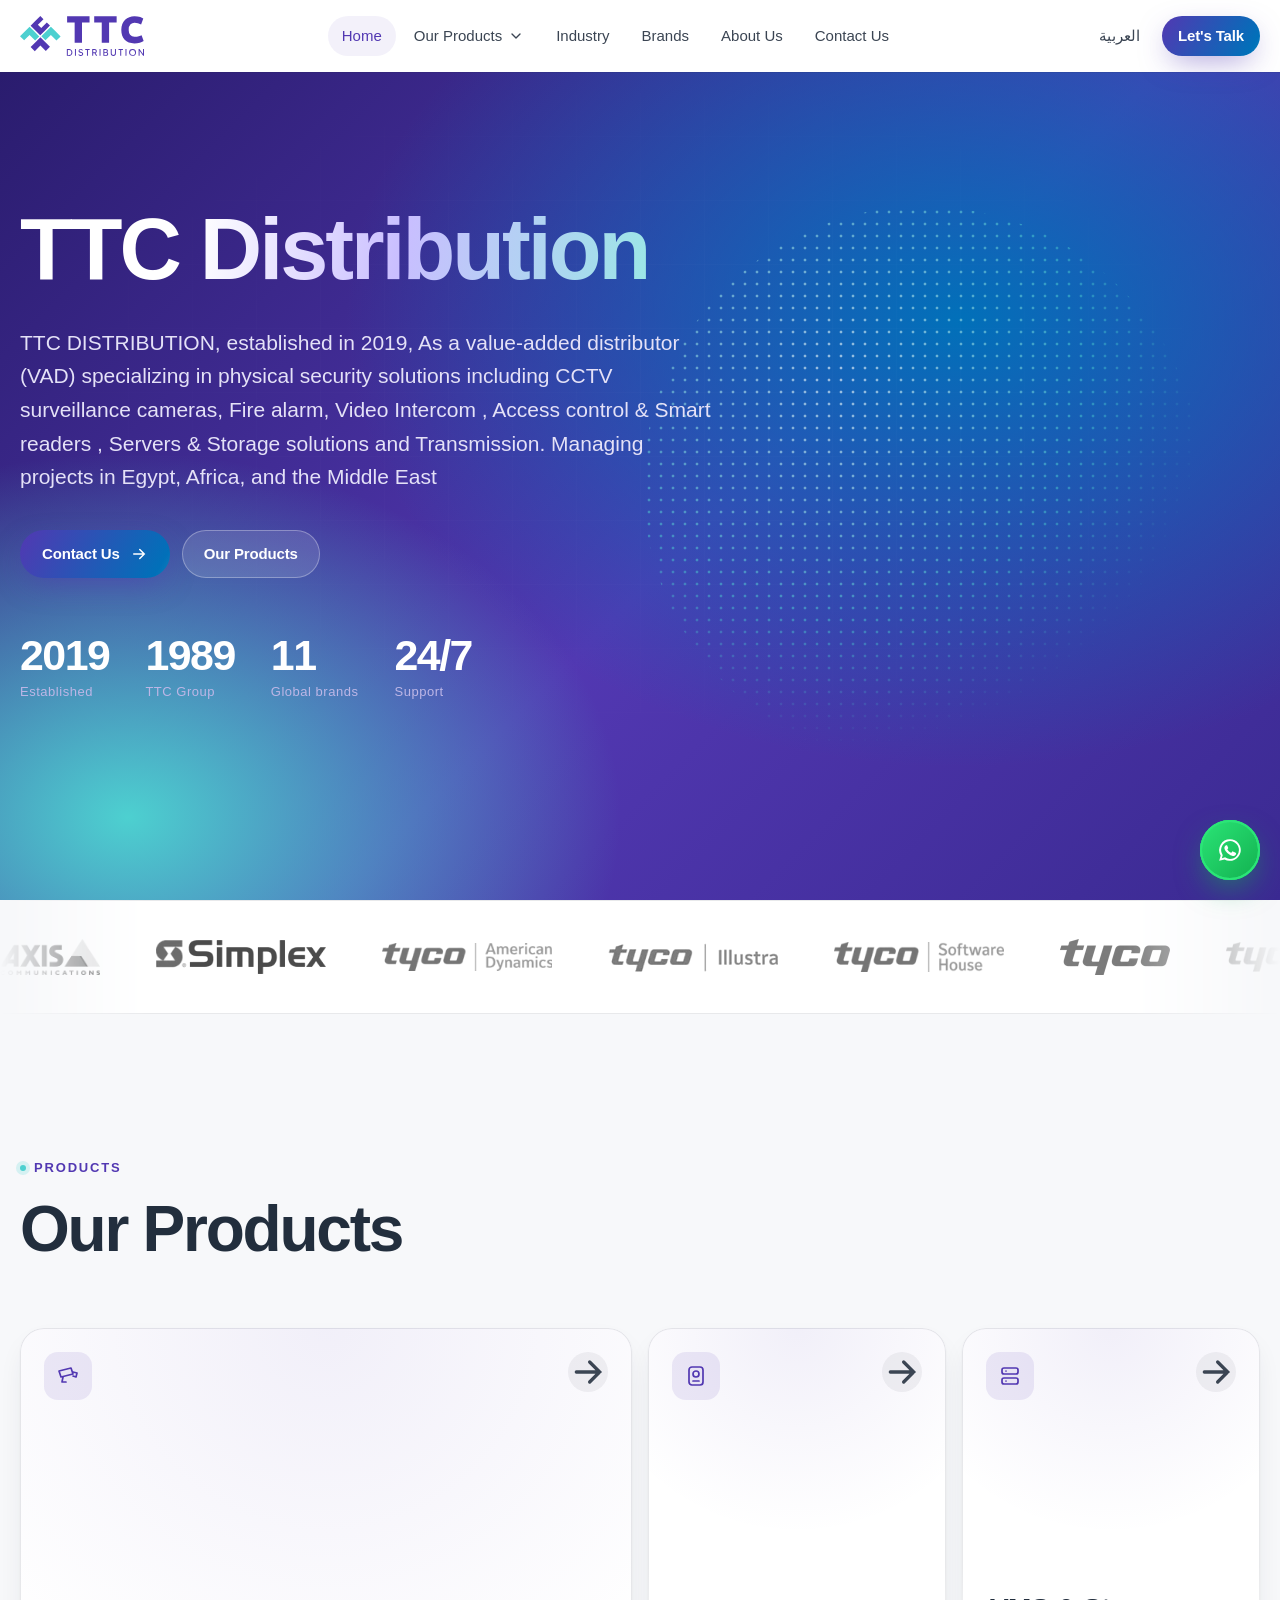
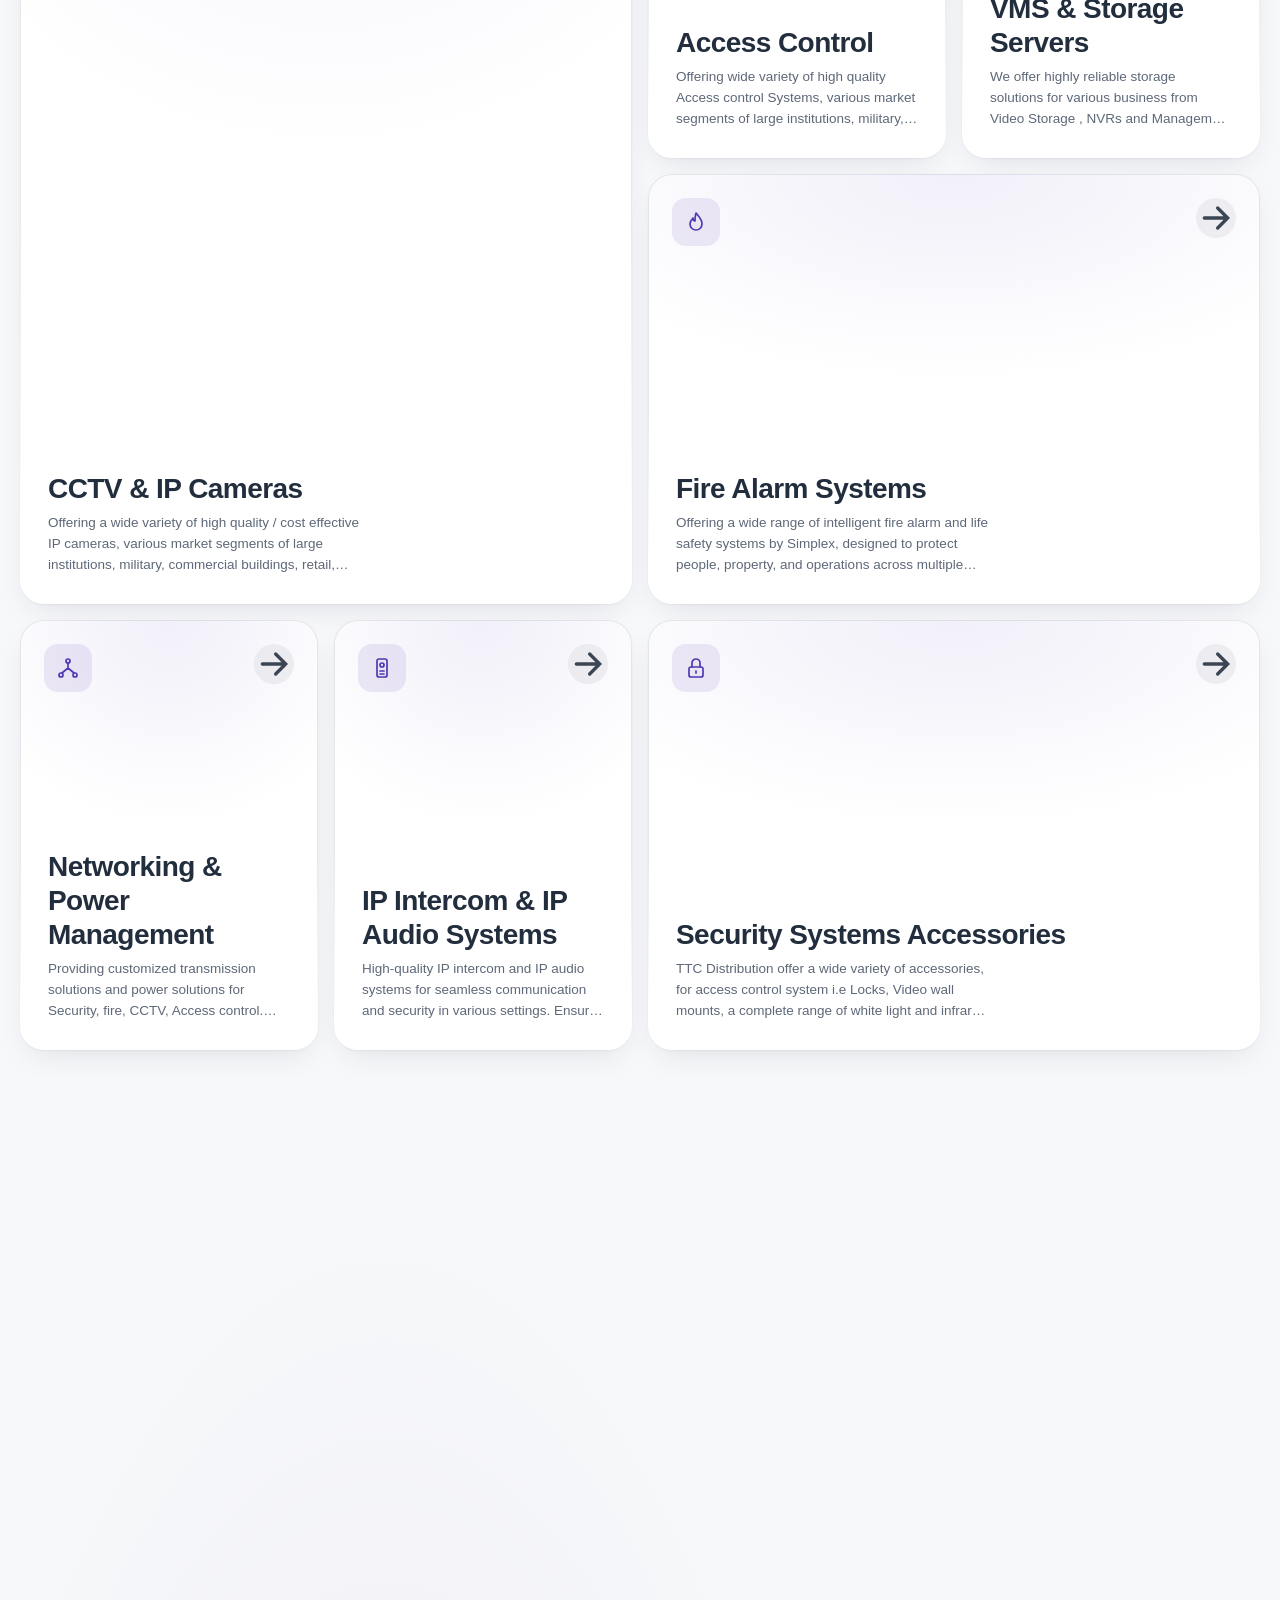
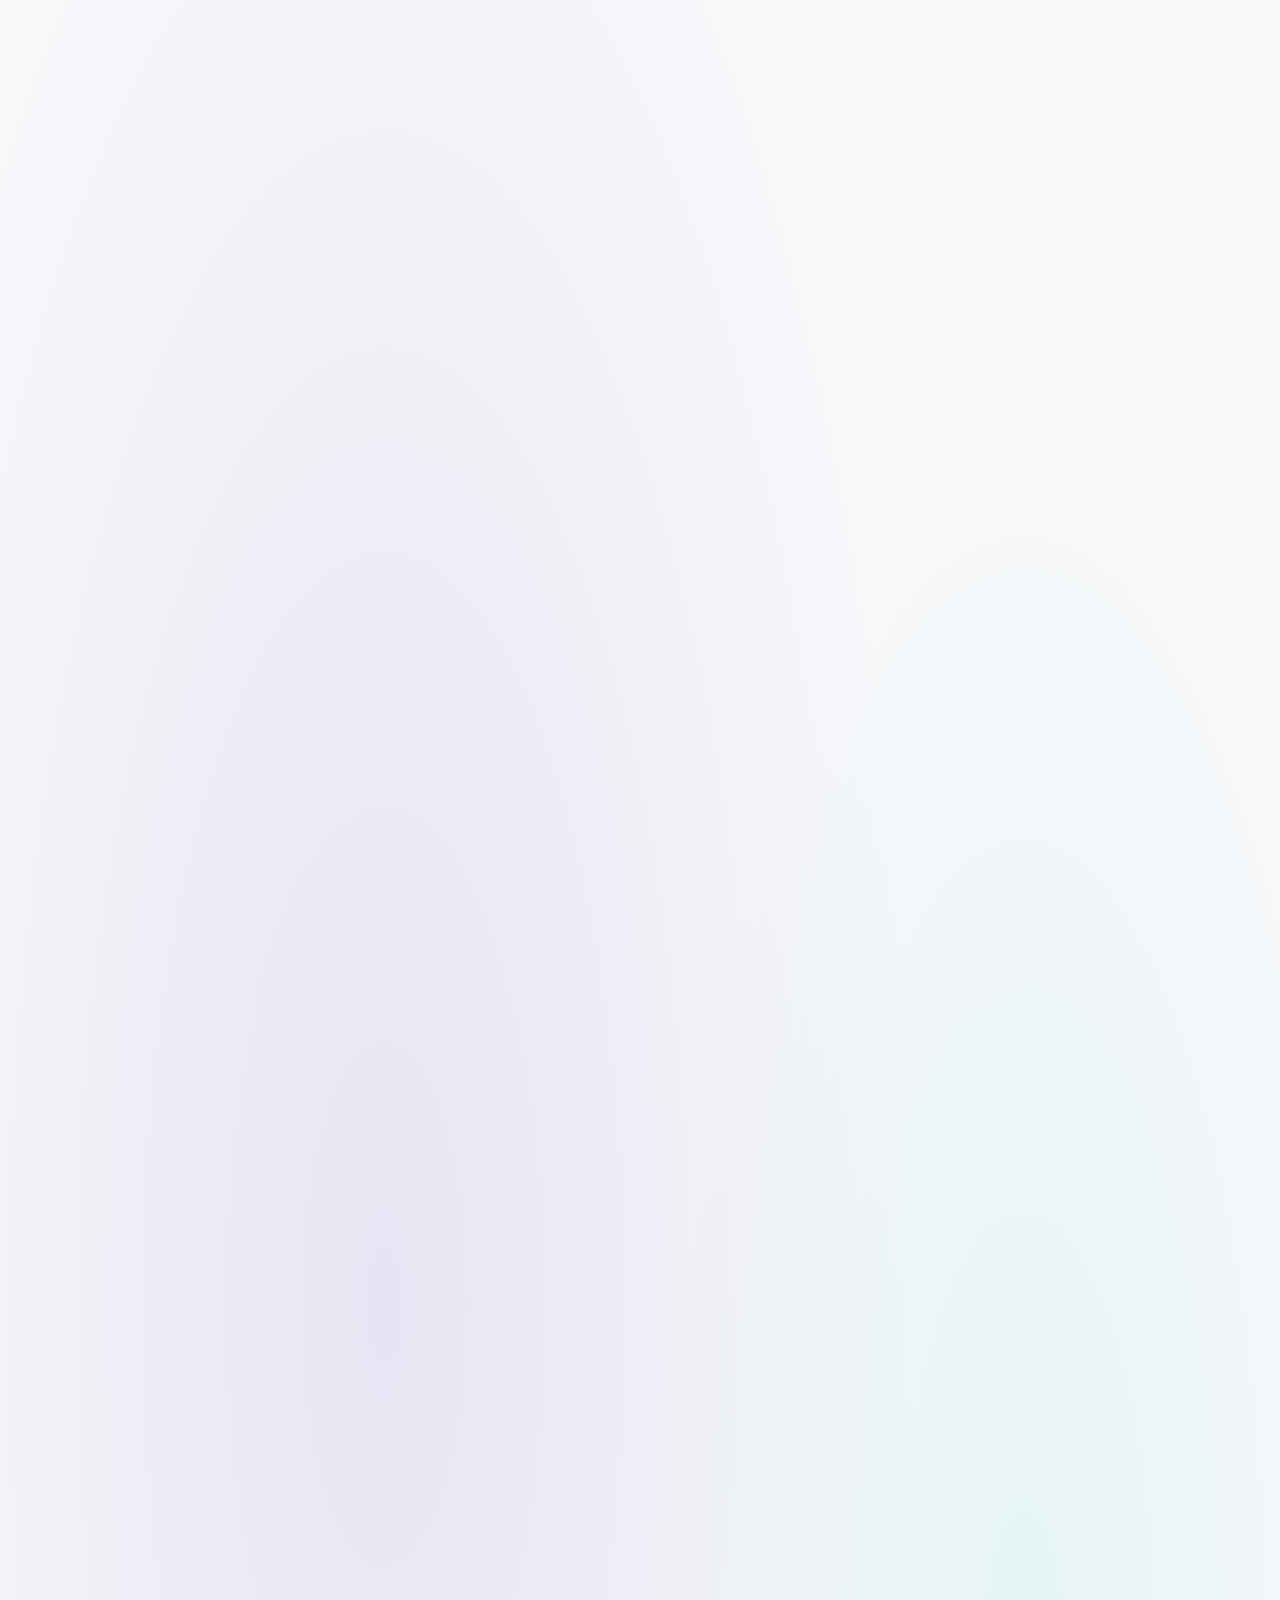
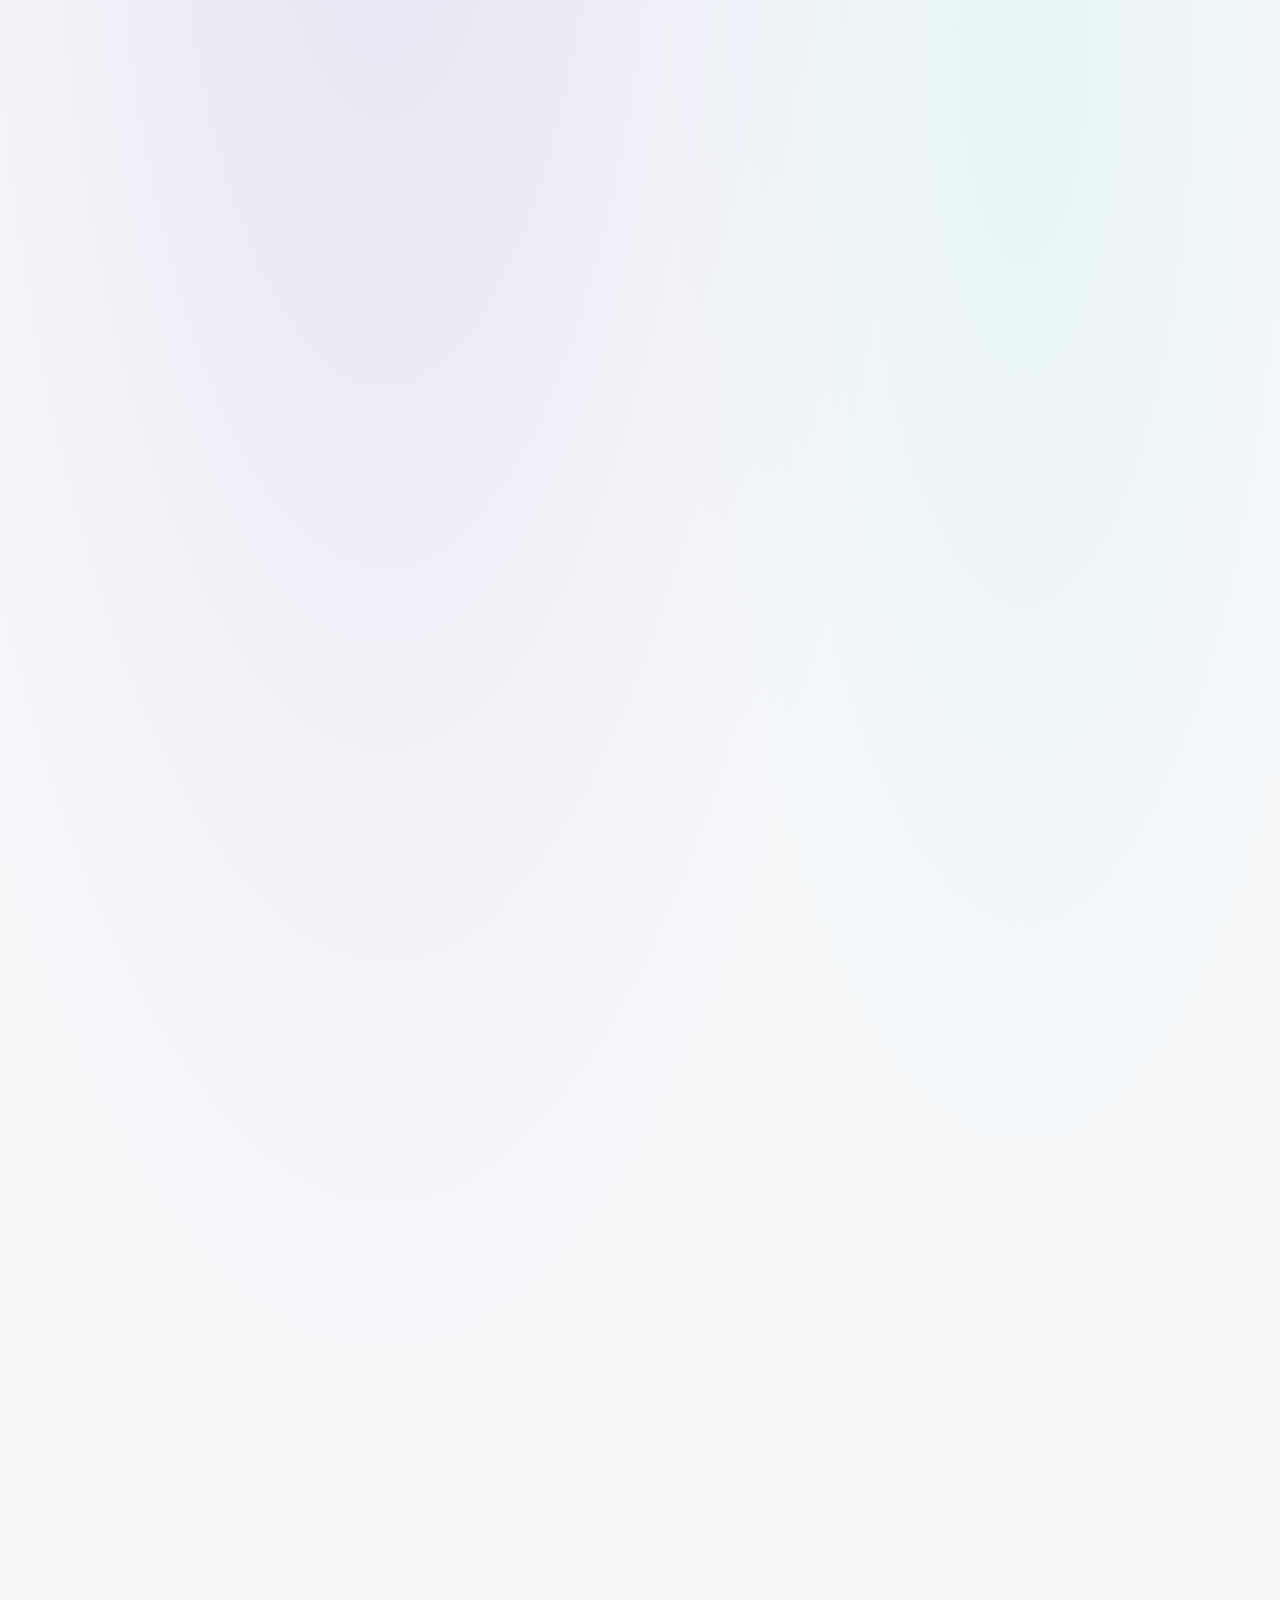
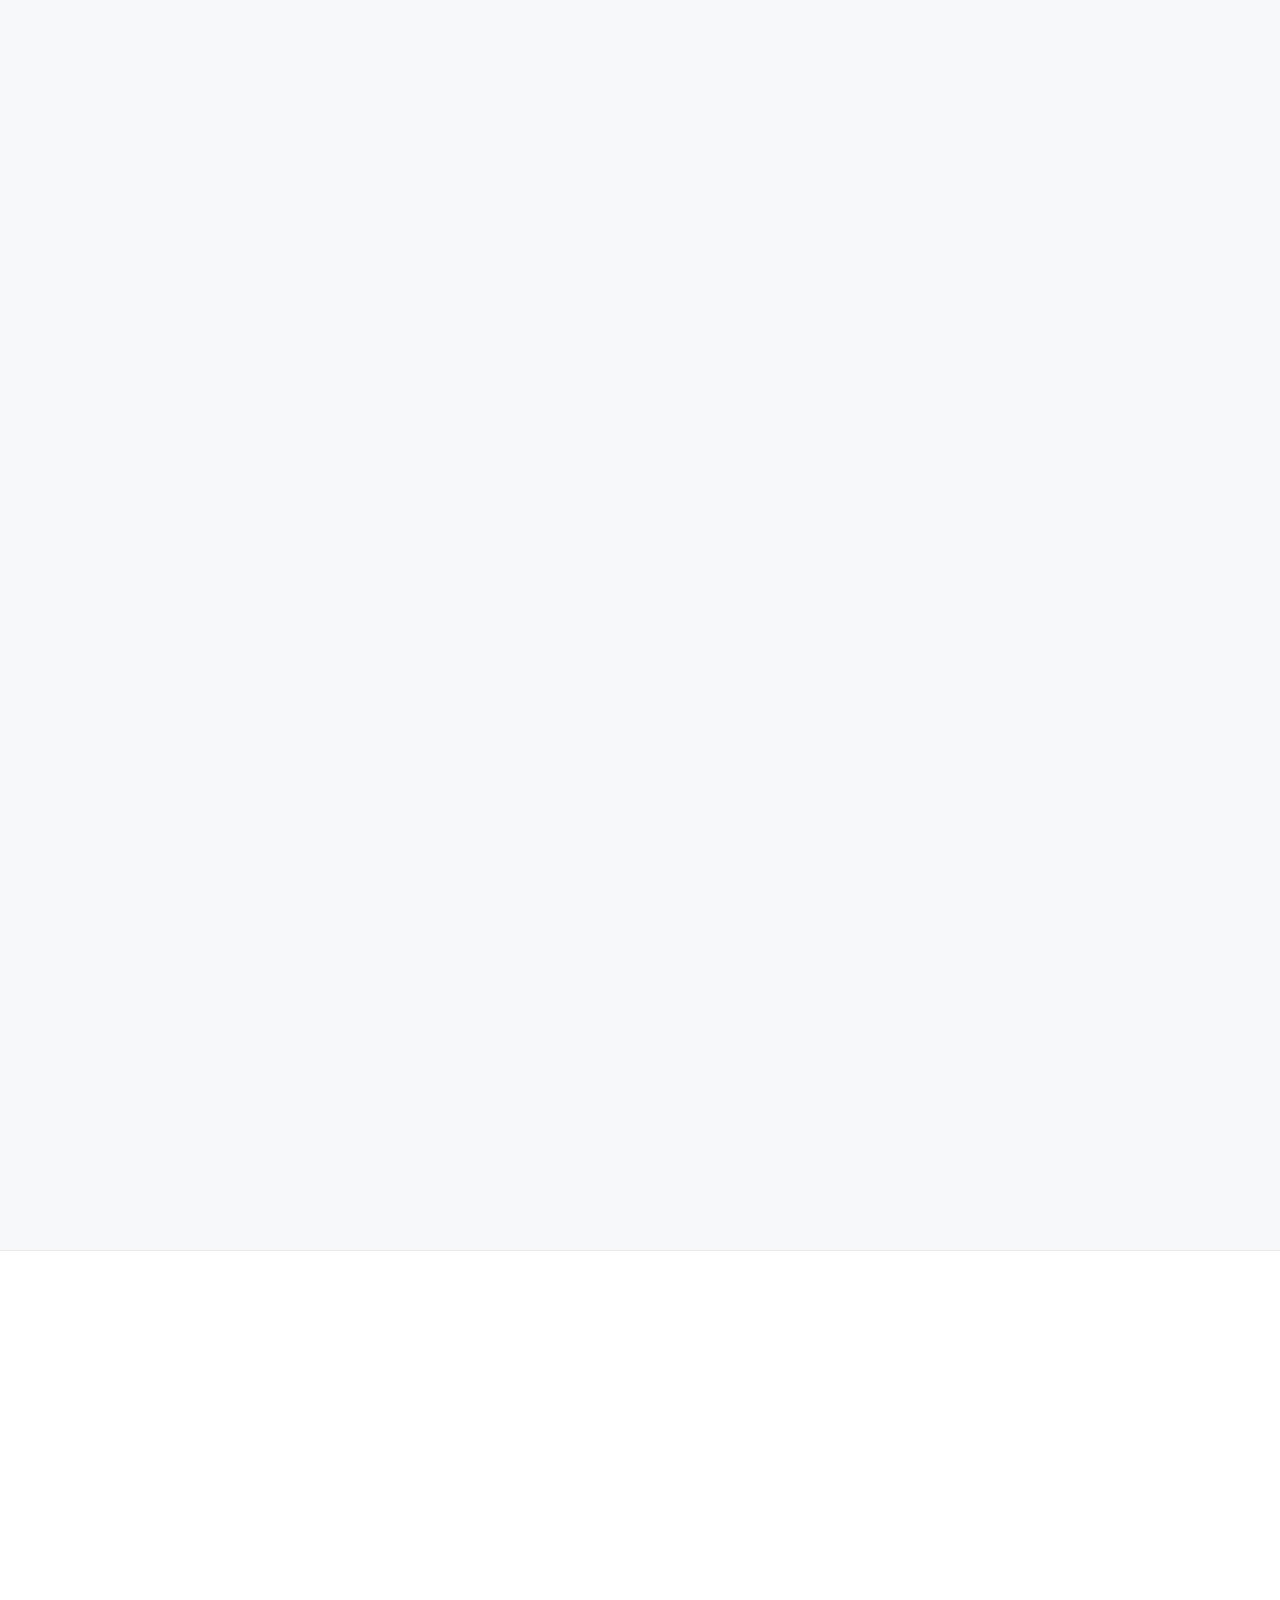
<file: index.html>
<!doctype html>
<html lang="en" dir="ltr" class="js">
<head>
  <meta charset="utf-8">
  <meta name="viewport" content="width=device-width, initial-scale=1, viewport-fit=cover">
  <title>TTC Distribution – A Value-added distributor (VAD) of Physical Security Solutions</title>
  <meta name="description" content="TTC DISTRIBUTION is a value-added distributor (VAD) of Physical security solutions such as Access control, CCTV, IP Camera, Video Storage and Management, Industrial Network and connectivity, Power Management, Security System accessories">
  <meta name="theme-color" content="#5238B2">
  <link rel="alternate" hreflang="en" href="https://ttcdist.com/">
  <link rel="alternate" hreflang="ar" href="https://ttcdist.com/ar/">
  <link rel="alternate" hreflang="x-default" href="https://ttcdist.com/">
  <link rel="icon" href="assets/img/ttc-logo.svg" type="image/svg+xml">
  <link rel="preload" href="assets/img/ttc-logo.svg" as="image">
  <style data-inline>:root{--violet-300:#A796E6;--violet-400:#6E55D6;--violet-500:#5238B2;--violet-600:#452E9A;--violet-700:#35237A;--teal-300:#9BE6E6;--teal-400:#4DD0D0;--teal-500:#2BB3B3;--blue-400:#2B8ED0;--blue-500:#0170B9;--navy-900:#222E3D;--navy-800:#3B4553;--bg:#F7F8FA;--bg-alt:#EEF1F8;--surface:#FFFFFF;--fg:#222E3D;--fg-rgb:34,46,61;--ink-300:#3B4553;--ink-400:#5E6878;--ink-500:#5F6B7D;--white:var(--fg);--line:rgba(34,46,61,.10);--grad-brand:linear-gradient(120deg,#5238B2 0%,#0170B9 60%,#4DD0D0 100%);--grad-text:linear-gradient(100deg,#5238B2 0%,#0170B9 55%,#2BB3B3 100%);--grad-glow:radial-gradient(60% 60% at 50% 40%,rgba(82,56,178,.16) 0%,rgba(1,112,185,.06) 45%,transparent 75%);--grad-card:linear-gradient(180deg,#FFFFFF 0%,#FAFBFE 100%);--grad-hero:radial-gradient(80% 90% at 75% 30%,#0170B9 0%,transparent 60%),radial-gradient(70% 80% at 10% 90%,#4DD0D0 0%,transparent 55%),linear-gradient(135deg,#2A1C6E 0%,#5238B2 55%,#3B2A92 100%);--font-sans:-apple-system,BlinkMacSystemFont,"SF Pro Display","SF Pro Text","Segoe UI",Roboto,"Helvetica Neue",Arial,sans-serif;--font-ar:-apple-system,BlinkMacSystemFont,"SF Arabic","Segoe UI","Noto Sans Arabic",Tahoma,sans-serif;--font-mono:ui-monospace,"SF Mono",Menlo,Consolas,monospace;--fs-xs:0.8125rem;--fs-sm:0.9375rem;--fs-base:1.0625rem;--fs-lg:clamp(1.125rem,1.05rem + .35vw,1.3125rem);--fs-xl:clamp(1.375rem,1.2rem + .8vw,1.75rem);--fs-2xl:clamp(1.75rem,1.4rem + 1.6vw,2.75rem);--fs-3xl:clamp(2.25rem,1.6rem + 3vw,4rem);--fs-hero:clamp(2.75rem,1.5rem + 6vw,6.5rem);--lh-tight:1.05;--lh-snug:1.2;--lh-body:1.6;--tracking-tight:-0.035em;--tracking-snug:-0.02em;--s-1:4px;--s-2:8px;--s-3:12px;--s-4:16px;--s-5:24px;--s-6:32px;--s-7:48px;--s-8:64px;--s-9:96px;--s-10:144px;--r-sm:10px;--r-md:16px;--r-lg:24px;--r-xl:32px;--r-full:999px;--shadow-1:0 1px 2px rgba(34,46,61,.06),0 8px 24px rgba(34,46,61,.08);--shadow-card:0 1px 2px rgba(34,46,61,.05),0 12px 32px -12px rgba(34,46,61,.14);--shadow-glow:0 10px 30px -8px rgba(82,56,178,.55);--ease-out:cubic-bezier(.16,1,.3,1);--ease-in-out:cubic-bezier(.65,0,.35,1);--dur-1:150ms;--dur-2:300ms;--dur-3:600ms;--container:1240px;--header-h:72px}.theme-dark{--bg:#1C1452;--surface:rgba(255,255,255,.06);--fg:#FFFFFF;--fg-rgb:255,255,255;--ink-300:#E4E1F7;--ink-400:#BDB6E6;--ink-500:#9C93D6;--white:#FFFFFF;--line:rgba(255,255,255,.14);--grad-text:linear-gradient(100deg,#FFFFFF 0%,#C9BEFF 45%,#9BE6E6 100%);--grad-card:linear-gradient(180deg,rgba(255,255,255,.08),rgba(255,255,255,.03));color:var(--ink-300)}*,*::before,*::after{box-sizing:border-box;margin:0;padding:0}html{-webkit-text-size-adjust:100%;scroll-padding-top:calc(var(--header-h) + 16px);background:var(--bg)}body{font-family:var(--font-sans);font-size:var(--fs-base);line-height:var(--lh-body);color:var(--ink-300);background:var(--bg);-webkit-font-smoothing:antialiased;-moz-osx-font-smoothing:grayscale;overflow-x:hidden}html[lang="ar"] body{font-family:var(--font-ar)}img,svg,canvas{display:block;max-width:100%}a{color:inherit;text-decoration:none}button{font:inherit;color:inherit;background:none;border:0;cursor:pointer}h1,h2,h3,h4{color:var(--white);font-weight:600;letter-spacing:var(--tracking-snug);line-height:var(--lh-snug)}:focus-visible{outline:2px solid var(--teal-400);outline-offset:3px;border-radius:6px}::selection{background:var(--violet-500);color:var(--fg)}body.is-locked{overflow:hidden}.container{width:min(100% - 40px,var(--container));margin-inline:auto}.skip-link{position:absolute;inset-inline-start:16px;top:-60px;z-index:200;background:var(--white);color:var(--surface);padding:10px 16px;border-radius:var(--r-sm);font-weight:600;transition:top var(--dur-2) var(--ease-out)}.skip-link:focus{top:12px}.sr-only{position:absolute;width:1px;height:1px;overflow:hidden;clip:rect(0 0 0 0);white-space:nowrap}.eyebrow{display:inline-flex;align-items:center;gap:8px;font-size:var(--fs-xs);font-weight:600;letter-spacing:.14em;text-transform:uppercase;color:var(--teal-300)}.eyebrow::before{content:"";width:6px;height:6px;border-radius:50%;background:var(--teal-400);box-shadow:0 0 12px var(--teal-400)}.grad-text{background:var(--grad-text);-webkit-background-clip:text;background-clip:text;color:transparent}.h-display{font-size:var(--fs-hero);line-height:var(--lh-tight);letter-spacing:var(--tracking-tight);font-weight:700}.h-section{font-size:var(--fs-3xl);line-height:1.08;letter-spacing:var(--tracking-tight);font-weight:700}.lead{font-size:var(--fs-lg);color:var(--ink-300);max-width:60ch}.btn{--h:48px;display:inline-flex;align-items:center;justify-content:center;gap:10px;min-height:var(--h);padding:0 22px;border-radius:var(--r-full);font-size:var(--fs-sm);font-weight:600;letter-spacing:-.01em;white-space:nowrap;transition:transform var(--dur-2) var(--ease-out),box-shadow var(--dur-2) var(--ease-out),background var(--dur-2)}.btn svg{width:18px;height:18px}.btn--primary{background:var(--grad-brand);background-size:160% 100%;color:var(--fg);box-shadow:var(--shadow-glow)}.btn--primary:hover{transform:translateY(-2px);background-position:100% 0}.btn--ghost{background:rgba(var(--fg-rgb),.06);color:var(--white);box-shadow:inset 0 0 0 1px rgba(var(--fg-rgb),.14)}.btn--ghost:hover{background:rgba(var(--fg-rgb),.12)}.btn--sm{--h:40px;padding:0 16px}.btn:active{transform:scale(.98)}.header{position:fixed;inset:0 0 auto;z-index:100;height:var(--header-h);transition:background var(--dur-2),box-shadow var(--dur-2),transform var(--dur-3) var(--ease-out)}.header.is-scrolled{background:rgba(5,7,13,.72);-webkit-backdrop-filter:saturate(180%) blur(20px);backdrop-filter:saturate(180%) blur(20px);box-shadow:0 1px 0 rgba(var(--fg-rgb),.06)}.header.is-hidden{transform:translateY(-100%)}.header__inner{height:100%;display:flex;align-items:center;justify-content:space-between;gap:24px}.logo{display:flex;align-items:center;gap:10px;color:var(--fg);font-weight:700;letter-spacing:-.02em}.logo svg{width:34px;height:34px}.logo small{display:block;font-size:10px;letter-spacing:.32em;color:var(--ink-400);font-weight:600}.nav{display:flex;align-items:center;gap:4px}.nav a{padding:8px 14px;border-radius:var(--r-full);font-size:var(--fs-sm);color:var(--ink-300);transition:color var(--dur-1),background var(--dur-1)}.nav a:hover,.nav a[aria-current="page"]{color:var(--fg);background:rgba(var(--fg-rgb),.06)}.header__actions{display:flex;align-items:center;gap:10px}.lang{font-size:var(--fs-sm);color:var(--ink-300);padding:8px 12px;border-radius:var(--r-full)}.lang:hover{color:var(--fg)}.burger{display:none;width:44px;height:44px;border-radius:12px;place-items:center;background:rgba(var(--fg-rgb),.06)}.burger span{display:block;width:18px;height:1.5px;background:#fff;border-radius:2px;transition:transform var(--dur-2) var(--ease-out)}.burger span+span{margin-top:5px}@media (max-width:960px){.nav,.header__actions .lang,.header__actions .btn{display:none}.burger{display:grid}}.drawer{position:fixed;inset:0;z-index:150;visibility:hidden;pointer-events:none}.drawer.is-open{visibility:visible;pointer-events:auto}.drawer__scrim{position:absolute;inset:0;background:rgba(3,5,10,.6);-webkit-backdrop-filter:blur(6px);backdrop-filter:blur(6px);opacity:0;transition:opacity var(--dur-2)}.drawer.is-open .drawer__scrim{opacity:1}.drawer__panel{position:absolute;inset-block:0;inset-inline-end:0;width:min(88vw,380px);background:var(--surface);box-shadow:-20px 0 60px rgba(0,0,0,.5);display:flex;flex-direction:column;padding:16px 20px 28px;transform:translateX(100%);transition:transform 420ms var(--ease-out);overflow-y:auto;overscroll-behavior:contain}html[dir="rtl"] .drawer__panel{transform:translateX(-100%)}.drawer.is-open .drawer__panel{transform:none}.drawer__top{display:flex;align-items:center;justify-content:space-between;height:52px;margin-bottom:12px}.drawer__close{width:44px;height:44px;border-radius:12px;display:grid;place-items:center;background:rgba(var(--fg-rgb),.06)}.drawer__close svg{width:20px;height:20px}.drawer__nav a,.drawer__nav button{display:flex;align-items:center;justify-content:space-between;width:100%;min-height:56px;font-size:1.25rem;font-weight:600;color:var(--fg);letter-spacing:-.02em;border-bottom:1px solid rgba(var(--fg-rgb),.06);text-align:start}.drawer__nav button svg{width:20px;height:20px;transition:transform var(--dur-2) var(--ease-out)}.drawer__nav button[aria-expanded="true"] svg{transform:rotate(180deg)}.drawer__sub{display:grid;grid-template-rows:0fr;transition:grid-template-rows var(--dur-2) var(--ease-out)}.drawer__sub.is-open{grid-template-rows:1fr}.drawer__sub>div{overflow:hidden}.drawer__sub a{min-height:48px;font-size:1rem;font-weight:500;color:var(--ink-300);padding-inline-start:12px;border-bottom:0}.drawer__foot{margin-top:auto;padding-top:24px;display:grid;gap:12px}.hero{position:relative;min-height:100svh;display:grid;align-items:center;overflow:hidden;isolation:isolate}.hero__canvas{position:absolute;inset:0;z-index:-1;width:100%;height:100%}.hero__glow{position:absolute;inset:-20% -10% auto;height:120%;background:var(--grad-glow);z-index:-2;pointer-events:none}.hero__grid{position:absolute;inset:0;z-index:-2;opacity:.35;pointer-events:none;background-image:linear-gradient(rgba(var(--fg-rgb),.04) 1px,transparent 1px),linear-gradient(90deg,rgba(var(--fg-rgb),.04) 1px,transparent 1px);background-size:64px 64px;mask-image:radial-gradient(70% 60% at 50% 40%,#000 30%,transparent 80%)}.hero__content{padding-top:calc(var(--header-h) + 40px);padding-bottom:120px;max-width:760px;position:relative}.hero__content .lead{margin-top:24px}.hero__cta{display:flex;flex-wrap:wrap;gap:12px;margin-top:36px}.hero__stats{display:flex;flex-wrap:wrap;gap:36px;margin-top:56px}.stat b{display:block;font-size:var(--fs-2xl);color:var(--fg);font-weight:700;letter-spacing:var(--tracking-tight);line-height:1}.stat span{font-size:var(--fs-xs);color:var(--ink-400);letter-spacing:.04em}.hero__scroll{position:absolute;bottom:28px;left:50%;translate:-50% 0;font-size:var(--fs-xs);color:var(--ink-400);display:grid;justify-items:center;gap:10px}.hero__scroll i{width:1px;height:42px;background:linear-gradient(var(--teal-400),transparent);animation:drip 2s var(--ease-in-out) infinite}@keyframes drip{0%{transform:scaleY(0);transform-origin:top}50%{transform:scaleY(1);transform-origin:top}51%{transform-origin:bottom}100%{transform:scaleY(0);transform-origin:bottom}}@media (max-width:960px){.hero{align-items:end}.hero__content{padding-bottom:96px}.hero__stats{gap:24px}}.section{padding-block:var(--s-10);position:relative}.section__head{display:grid;gap:16px;margin-bottom:var(--s-8);max-width:780px}.section__head--center{margin-inline:auto;text-align:center;justify-items:center}@media (max-width:720px){.section{padding-block:var(--s-9)}}.brands{padding-block:40px;border-block:1px solid rgba(var(--fg-rgb),.06);overflow:hidden;mask-image:linear-gradient(90deg,transparent,#000 12%,#000 88%,transparent)}.brands__track{display:flex;gap:72px;width:max-content;animation:marquee 38s linear infinite}.brands__track span{font-size:1.5rem;font-weight:700;color:var(--ink-500);letter-spacing:-.02em;white-space:nowrap}@keyframes marquee{to{transform:translateX(-50%)}}.bento{display:grid;grid-template-columns:repeat(6,1fr);gap:16px}.tile{position:relative;grid-column:span 2;min-height:300px;border-radius:var(--r-lg);padding:28px;background:var(--grad-card);box-shadow:inset 0 0 0 1px rgba(var(--fg-rgb),.07);overflow:hidden;display:flex;flex-direction:column;justify-content:flex-end;transition:transform var(--dur-3) var(--ease-out),box-shadow var(--dur-2)}.tile:hover{transform:translateY(-4px);box-shadow:inset 0 0 0 1px rgba(139,116,255,.45),0 30px 60px -30px rgba(106,75,255,.6)}.tile--wide{grid-column:span 4}.tile--tall{grid-row:span 2}.tile h3{font-size:var(--fs-xl)}.tile p{font-size:var(--fs-sm);color:var(--ink-400);margin-top:8px;max-width:42ch}.tile__icon{position:absolute;top:24px;inset-inline-start:24px;width:48px;height:48px;border-radius:14px;display:grid;place-items:center;background:rgba(106,75,255,.16);color:var(--violet-300)}.tile__icon svg{width:24px;height:24px}.tile__arrow{position:absolute;top:24px;inset-inline-end:24px;width:40px;height:40px;border-radius:50%;display:grid;place-items:center;background:rgba(var(--fg-rgb),.06);transition:transform var(--dur-2) var(--ease-out),background var(--dur-2)}.tile:hover .tile__arrow{transform:rotate(-45deg);background:var(--violet-500)}.tile__canvas{position:absolute;inset:0 0 35% 0;width:100%;height:65%;pointer-events:none}.tile__orb{position:absolute;width:260px;height:260px;border-radius:50%;filter:blur(60px);opacity:.45;top:-60px;inset-inline-end:-60px;background:var(--violet-500)}.tile__orb--teal{background:var(--teal-500)}.tile__orb--blue{background:var(--blue-500)}@media (max-width:960px){.bento{grid-template-columns:1fr 1fr}.tile,.tile--wide{grid-column:span 2}.tile--tall{grid-row:auto}}@media (min-width:600px) and (max-width:960px){.tile{grid-column:span 1}.tile--wide{grid-column:span 2}}.story{position:relative}.story__pin{height:100svh;display:grid;grid-template-columns:1fr 1fr;align-items:center;gap:48px}.story__stage{position:relative;aspect-ratio:1;max-height:72svh;justify-self:center;width:100%}.story__stage canvas{width:100%;height:100%}.story__steps{position:relative;height:280px}.story__step{position:absolute;inset:0;opacity:0}.story__step h3{font-size:var(--fs-2xl);letter-spacing:var(--tracking-tight)}.story__step p{margin-top:14px;font-size:var(--fs-lg);max-width:44ch}.story__step .num{font-family:var(--font-mono);color:var(--teal-300);font-size:var(--fs-sm);margin-bottom:12px;display:block}.story__progress{display:flex;gap:8px;margin-top:24px}.story__progress i{height:3px;flex:1;border-radius:3px;background:rgba(var(--fg-rgb),.1);overflow:hidden;position:relative}.story__progress i b{position:absolute;inset:0;background:var(--grad-brand);transform:scaleX(0);transform-origin:left}@media (max-width:960px){.story__pin{grid-template-columns:1fr;grid-template-rows:55svh auto;gap:8px;align-content:center}.story__stage{max-height:55svh;aspect-ratio:auto;height:100%}.story__steps{height:220px}}.numbers{display:grid;grid-template-columns:repeat(4,1fr);gap:1px;background:rgba(var(--fg-rgb),.07);border-radius:var(--r-lg);overflow:hidden}.numbers div{background:var(--bg);padding:40px 28px}.numbers b{display:block;font-size:var(--fs-3xl);font-weight:700;color:var(--fg);letter-spacing:var(--tracking-tight);line-height:1}.numbers span{display:block;margin-top:12px;font-size:var(--fs-sm);color:var(--ink-400)}@media (max-width:720px){.numbers{grid-template-columns:1fr 1fr}.numbers div{padding:28px 20px}}.industries{display:grid;grid-template-columns:repeat(auto-fill,minmax(220px,1fr));gap:12px}.chip-card{padding:22px;border-radius:var(--r-md);background:var(--grad-card);box-shadow:inset 0 0 0 1px rgba(var(--fg-rgb),.07);display:flex;align-items:center;gap:14px;color:var(--fg);font-weight:600}.chip-card svg{width:22px;height:22px;color:var(--teal-300);flex:none}.cta{position:relative;border-radius:var(--r-xl);padding:clamp(40px,6vw,88px);overflow:hidden;isolation:isolate;background:linear-gradient(135deg,var(--violet-700),var(--ink-850) 60%);box-shadow:inset 0 0 0 1px rgba(var(--fg-rgb),.08)}.cta::before{content:"";position:absolute;inset:auto -20% -60% 30%;height:140%;background:radial-gradient(closest-side,rgba(63,232,218,.35),transparent);z-index:-1}.cta h2{font-size:var(--fs-3xl);letter-spacing:var(--tracking-tight);max-width:18ch}.cta p{margin-top:16px;max-width:52ch}.cta .hero__cta{margin-top:32px}.footer{padding-block:72px 40px;border-top:1px solid rgba(var(--fg-rgb),.06);margin-top:var(--s-9)}.footer__grid{display:grid;grid-template-columns:1.4fr repeat(3,1fr);gap:40px}.footer h4{font-size:var(--fs-sm);color:var(--fg);margin-bottom:16px}.footer li{list-style:none}.footer li a{display:inline-block;padding:6px 0;font-size:var(--fs-sm);color:var(--ink-400)}.footer li a:hover{color:var(--fg)}.footer__bottom{display:flex;justify-content:space-between;flex-wrap:wrap;gap:12px;margin-top:56px;font-size:var(--fs-xs);color:var(--ink-500)}@media (max-width:820px){.footer__grid{grid-template-columns:1fr 1fr}.footer__grid>div:first-child{grid-column:1/-1}}.fab{position:fixed;inset-inline-end:20px;bottom:calc(20px + env(safe-area-inset-bottom));z-index:90;width:56px;height:56px;border-radius:50%;display:grid;place-items:center;background:#25D366;color:var(--fg);box-shadow:0 10px 30px rgba(37,211,102,.35);transition:transform var(--dur-2) var(--ease-out)}.fab:hover{transform:scale(1.06)}.fab svg{width:26px;height:26px}.page-hero{padding-top:calc(var(--header-h) + 72px);padding-bottom:48px;position:relative;overflow:hidden}.page-hero::before{content:"";position:absolute;inset:-40% -10% auto;height:120%;background:var(--grad-glow);z-index:-1}.crumbs{display:flex;gap:8px;font-size:var(--fs-xs);color:var(--ink-400);margin-bottom:20px;flex-wrap:wrap}.crumbs a:hover{color:var(--fg)}.crumbs span[aria-current]{color:var(--ink-300)}.catalog{display:grid;grid-template-columns:260px 1fr;gap:40px;align-items:start}.filters{position:sticky;top:calc(var(--header-h) + 20px);display:grid;gap:28px}.filters h3{font-size:var(--fs-xs);text-transform:uppercase;letter-spacing:.14em;color:var(--ink-400);margin-bottom:12px;font-weight:600}.search{position:relative}.search input{width:100%;height:48px;border-radius:var(--r-full);border:0;background:rgba(var(--fg-rgb),.06);color:var(--fg);padding:0 18px 0 44px;font:inherit;font-size:var(--fs-sm);box-shadow:inset 0 0 0 1px rgba(var(--fg-rgb),.08)}.search input:focus{outline:none;box-shadow:inset 0 0 0 1.5px var(--violet-400)}.search svg{position:absolute;left:16px;top:50%;translate:0 -50%;width:18px;height:18px;color:var(--ink-400)}.chips{display:flex;flex-wrap:wrap;gap:8px}.chip{min-height:38px;padding:0 14px;border-radius:var(--r-full);font-size:var(--fs-sm);background:rgba(var(--fg-rgb),.05);color:var(--ink-300);box-shadow:inset 0 0 0 1px rgba(var(--fg-rgb),.08);transition:all var(--dur-1)}.chip:hover{color:var(--fg)}.chip[aria-pressed="true"]{background:var(--violet-500);color:var(--fg);box-shadow:none}.catalog__bar{display:flex;justify-content:space-between;align-items:center;margin-bottom:20px;font-size:var(--fs-sm);color:var(--ink-400)}.grid{display:grid;grid-template-columns:repeat(auto-fill,minmax(260px,1fr));gap:16px}.card{position:relative;border-radius:var(--r-lg);background:var(--grad-card);box-shadow:inset 0 0 0 1px rgba(var(--fg-rgb),.07);overflow:hidden;display:flex;flex-direction:column;transition:transform var(--dur-3) var(--ease-out),box-shadow var(--dur-2)}.card:hover{transform:translateY(-4px);box-shadow:inset 0 0 0 1px rgba(139,116,255,.45),0 30px 60px -30px rgba(106,75,255,.55)}.card__media{position:relative;aspect-ratio:4/3;background:radial-gradient(60% 60% at 50% 45%,rgba(106,75,255,.25),transparent 70%)}.card__media canvas{width:100%;height:100%}.card__badge{position:absolute;top:14px;inset-inline-start:14px;font-size:11px;font-weight:600;letter-spacing:.06em;padding:5px 10px;border-radius:var(--r-full);background:rgba(5,7,13,.6);color:var(--teal-300);-webkit-backdrop-filter:blur(8px);backdrop-filter:blur(8px)}.card__3d{position:absolute;top:14px;inset-inline-end:14px;font-size:11px;font-weight:700;padding:5px 9px;border-radius:var(--r-full);background:rgba(106,75,255,.25);color:var(--violet-300)}.card__body{padding:20px 22px 22px;display:grid;gap:6px;flex:1}.card__body h3{font-size:var(--fs-lg);letter-spacing:-.02em}.card__body p{font-size:var(--fs-sm);color:var(--ink-400)}.card__specs{display:flex;flex-wrap:wrap;gap:6px;margin-top:8px}.card__specs span{font-size:12px;padding:4px 9px;border-radius:8px;background:rgba(var(--fg-rgb),.05);color:var(--ink-300)}.card__foot{display:flex;justify-content:space-between;align-items:center;margin-top:14px}.card__link{font-size:var(--fs-sm);font-weight:600;color:var(--fg);display:inline-flex;gap:6px;align-items:center}.card__link::after{content:"";position:absolute;inset:0}.rfq-add{position:relative;z-index:2;width:40px;height:40px;border-radius:50%;display:grid;place-items:center;background:rgba(var(--fg-rgb),.07);transition:background var(--dur-1)}.rfq-add:hover{background:var(--violet-500)}.rfq-add[aria-pressed="true"]{background:var(--teal-500);color:var(--ink-950)}.rfq-add svg{width:18px;height:18px}.empty{padding:60px;text-align:center;color:var(--ink-400);grid-column:1/-1}.filters__toggle{display:none}@media (max-width:960px){.catalog{grid-template-columns:1fr}.filters{position:static;display:none}.filters.is-open{display:grid}.filters__toggle{display:inline-flex}}.rfq-bar{position:fixed;left:50%;bottom:calc(20px + env(safe-area-inset-bottom));translate:-50% 140%;z-index:95;display:flex;align-items:center;gap:16px;padding:10px 10px 10px 22px;border-radius:var(--r-full);background:rgba(15,22,38,.85);-webkit-backdrop-filter:blur(18px);backdrop-filter:blur(18px);box-shadow:inset 0 0 0 1px rgba(var(--fg-rgb),.1),0 20px 50px rgba(0,0,0,.5);transition:translate var(--dur-3) var(--ease-out);color:var(--fg);font-size:var(--fs-sm)}.rfq-bar.is-visible{translate:-50% 0}@media (max-width:600px){.rfq-bar{width:calc(100% - 100px);left:20px;translate:0 140%}.rfq-bar.is-visible{translate:0 0}}.pdp{display:grid;grid-template-columns:1.15fr 1fr;gap:56px;align-items:start;padding-top:calc(var(--header-h) + 32px)}.viewer{position:sticky;top:calc(var(--header-h) + 20px);aspect-ratio:1;border-radius:var(--r-xl);overflow:hidden;background:radial-gradient(70% 70% at 50% 40%,rgba(106,75,255,.28),rgba(10,15,28,1) 75%);box-shadow:inset 0 0 0 1px rgba(var(--fg-rgb),.08);touch-action:none}.viewer canvas{width:100%;height:100%;cursor:grab}.viewer canvas:active{cursor:grabbing}.viewer__ui{position:absolute;inset:auto 16px 16px;display:flex;justify-content:space-between;align-items:center;gap:8px;pointer-events:none}.viewer__ui>*{pointer-events:auto}.views{display:flex;gap:6px;padding:6px;border-radius:var(--r-full);background:rgba(5,7,13,.6);-webkit-backdrop-filter:blur(12px);backdrop-filter:blur(12px)}.views button{min-height:36px;padding:0 12px;border-radius:var(--r-full);font-size:12px;font-weight:600;color:var(--ink-300)}.views button[aria-pressed="true"]{background:#fff;color:var(--surface)}.viewer__hint{position:absolute;top:16px;inset-inline-start:16px;font-size:12px;color:var(--ink-300);padding:6px 12px;border-radius:var(--r-full);background:rgba(5,7,13,.5);display:flex;gap:8px;align-items:center}.viewer__hint svg{width:16px;height:16px}.icon-btn{width:44px;height:44px;border-radius:50%;display:grid;place-items:center;background:rgba(5,7,13,.6);-webkit-backdrop-filter:blur(12px);backdrop-filter:blur(12px)}.icon-btn svg{width:18px;height:18px}.pdp__info h1{font-size:var(--fs-3xl);letter-spacing:var(--tracking-tight);line-height:1.05;margin-top:12px}.pdp__info .lead{margin-top:18px}.pdp__meta{display:flex;gap:10px;flex-wrap:wrap;margin-top:20px}.pdp__meta span{font-size:12px;padding:6px 12px;border-radius:var(--r-full);background:rgba(var(--fg-rgb),.06);color:var(--ink-300)}.pdp__cta{display:flex;gap:12px;flex-wrap:wrap;margin-top:32px}.specs{margin-top:48px;border-radius:var(--r-lg);overflow:hidden;box-shadow:inset 0 0 0 1px rgba(var(--fg-rgb),.08)}.specs h2{font-size:var(--fs-lg);padding:20px 22px;background:rgba(var(--fg-rgb),.03)}.specs dl{display:grid;grid-template-columns:minmax(120px,40%) 1fr}.specs dt,.specs dd{padding:14px 22px;border-top:1px solid rgba(var(--fg-rgb),.06);font-size:var(--fs-sm)}.specs dt{color:var(--ink-400)}.specs dd{color:var(--fg)}.features{display:grid;grid-template-columns:1fr 1fr;gap:12px;margin-top:24px}.feature{padding:18px;border-radius:var(--r-md);background:var(--grad-card);box-shadow:inset 0 0 0 1px rgba(var(--fg-rgb),.07)}.feature b{display:block;color:var(--fg);font-size:var(--fs-sm)}.feature span{font-size:13px;color:var(--ink-400)}.downloads{margin-top:24px;display:grid;gap:10px}.download{display:flex;align-items:center;justify-content:space-between;padding:16px 20px;border-radius:var(--r-md);background:rgba(var(--fg-rgb),.04);box-shadow:inset 0 0 0 1px rgba(var(--fg-rgb),.07);color:var(--fg);font-size:var(--fs-sm);font-weight:500}.download:hover{background:rgba(var(--fg-rgb),.08)}.download small{color:var(--ink-400);font-weight:400;margin-inline-start:8px}@media (max-width:960px){.pdp{grid-template-columns:1fr;gap:28px}.viewer{position:relative;top:0;aspect-ratio:1/1.05}.features{grid-template-columns:1fr}}.js [data-reveal]{opacity:0;transform:translateY(28px)}.split-line{display:block;overflow:hidden;padding-bottom:.06em}.split-line>span{display:inline-block}@media (prefers-reduced-motion:reduce){*,*::before,*::after{animation-duration:.01ms!important;animation-iteration-count:1!important;transition-duration:.01ms!important;scroll-behavior:auto!important}.js [data-reveal]{opacity:1;transform:none}}html[dir="rtl"] h1,html[dir="rtl"] h2,html[dir="rtl"] h3,html[dir="rtl"] h4,html[dir="rtl"] .h-display,html[dir="rtl"] .h-section,html[dir="rtl"] .btn,html[dir="rtl"] .eyebrow,html[dir="rtl"] .stat b,html[dir="rtl"] .numbers b,html[dir="rtl"] .drawer__nav a,html[dir="rtl"] .drawer__nav button{letter-spacing:0}html[dir="rtl"] .eyebrow{text-transform:none;font-size:var(--fs-sm)}html[dir="rtl"] .h-display{line-height:1.25}html[dir="rtl"] .h-section,html[dir="rtl"] .pdp__info h1,html[dir="rtl"] .cta h2{line-height:1.3}html[dir="rtl"] body{line-height:1.8}html[dir="rtl"] .grad-text{padding-bottom:.08em}html[dir="rtl"] .btn svg,html[dir="rtl"] .tile__arrow svg{transform:scaleX(-1)}html[dir="rtl"] .tile:hover .tile__arrow{transform:rotate(45deg)}html[dir="rtl"] .search svg{left:auto;right:16px}html[dir="rtl"] .search input{padding:0 44px 0 18px}html[dir="rtl"] .story__progress i b{transform-origin:right}html[dir="rtl"] .brands__track{animation-direction:reverse}html[dir="rtl"] .hero__content{margin-inline-start:0}@media (max-width:600px){html[dir="rtl"] .rfq-bar{left:auto;right:20px}}.fab{transition:transform var(--dur-3) var(--ease-out),opacity var(--dur-2)}.fab.is-hidden{transform:translateY(120px);opacity:0}@media (max-width:960px){.hero{display:block;min-height:auto}.hero__canvas{position:relative;inset:auto;height:44svh;min-height:300px;margin-top:var(--header-h)}.hero__content{padding-top:0;padding-bottom:64px;margin-top:-12px}.hero__scroll{display:none}.hero__stats{display:grid;grid-template-columns:repeat(3,auto);justify-content:start;gap:28px;margin-top:40px}.tile{min-height:210px}.story__steps{height:270px}.footer li a{display:flex;align-items:center;min-height:44px;padding:0}.crumbs a{padding-block:12px}.catalog__bar span:last-child{display:none}.fab{width:52px;height:52px}}@media (min-width:1400px){.hero>.container,.header__inner{width:min(100% - 8vw,1680px)}.hero__content{max-width:min(760px,46vw)}}.tile{min-height:360px;background:linear-gradient(180deg,rgba(var(--fg-rgb),.05),rgba(var(--fg-rgb),.01)),radial-gradient(120% 80% at 50% 0%,rgba(106,75,255,.12),transparent 60%)}.tile--tall{min-height:520px}.tile .tile__canvas{position:absolute;inset:0 0 auto 0;width:100%;height:68%;z-index:0}.tile--tall .tile__canvas{height:74%}.tile h3,.tile p{position:relative;z-index:1}.tile::after{content:"";position:absolute;inset:auto 0 0 0;height:45%;background:linear-gradient(transparent,var(--surface) 85%);z-index:0;pointer-events:none}.tile__icon,.tile__arrow{z-index:2}@media (max-width:960px){.tile{min-height:330px}.tile--tall{min-height:420px}}.story{background:radial-gradient(60% 70% at 30% 50%,rgba(106,75,255,.18),transparent 70%),radial-gradient(40% 50% at 80% 60%,rgba(63,232,218,.08),transparent 70%)}.story__pin{grid-template-columns:1.25fr 1fr}.story__stage{max-height:82svh}.story__stage::before{content:"";position:absolute;inset:8%;border-radius:50%;background:radial-gradient(closest-side,rgba(139,116,255,.35),rgba(10,124,255,.12) 60%,transparent);filter:blur(8px)}.story__ring{position:absolute;inset:4%;border-radius:50%;border:1px dashed rgba(139,116,255,.35);animation:spin 40s linear infinite;pointer-events:none}.story__ring:nth-child(2){inset:14%;border:1px solid rgba(63,232,218,.18);animation-duration:28s;animation-direction:reverse}.story__ring::after{content:"";position:absolute;top:-4px;left:50%;width:8px;height:8px;border-radius:50%;background:var(--teal-400);box-shadow:0 0 14px var(--teal-400)}@keyframes spin{to{transform:rotate(360deg)}}.story__stage canvas{position:relative;z-index:1}.story__big{position:absolute;inset-inline-end:-2%;bottom:4%;font-size:clamp(120px,16vw,240px);font-weight:800;line-height:1;letter-spacing:-.06em;color:transparent;-webkit-text-stroke:1px rgba(var(--fg-rgb),.09);pointer-events:none;z-index:0;font-family:var(--font-sans)}.story__chips{display:flex;flex-wrap:wrap;gap:8px;margin-top:20px}.story__chips span{font-size:13px;padding:7px 12px;border-radius:var(--r-full);background:rgba(var(--fg-rgb),.06);color:var(--fg);box-shadow:inset 0 0 0 1px rgba(var(--fg-rgb),.08)}.story__steps{height:330px}@media (max-width:960px){.story__pin{grid-template-columns:1fr}.story__steps{height:300px}.story__big{font-size:110px}}.ind-carousel{position:relative}.ind-track{display:grid;grid-auto-flow:column;grid-auto-columns:minmax(300px,calc((100% - 48px)/4));gap:16px;overflow-x:auto;scroll-snap-type:x mandatory;scrollbar-width:none;padding-block:6px 10px;cursor:grab;overscroll-behavior-x:contain}.ind-track::-webkit-scrollbar{display:none}.ind-track.is-dragging{cursor:grabbing;scroll-snap-type:none}.ind-card{scroll-snap-align:start;border-radius:var(--r-lg);overflow:hidden;background:var(--surface);box-shadow:inset 0 0 0 1px rgba(var(--fg-rgb),.08);display:flex;flex-direction:column;transition:transform var(--dur-3) var(--ease-out),box-shadow var(--dur-2);user-select:none}.ind-card:hover{transform:translateY(-6px);box-shadow:inset 0 0 0 1px color-mix(in srgb,var(--c1) 60%,transparent),0 30px 60px -30px var(--c1)}.ind-card__visual{position:relative;height:220px;display:grid;place-items:center;overflow:hidden;color:var(--fg);background:radial-gradient(70% 90% at 30% 20%,color-mix(in srgb,var(--c1) 85%,transparent),transparent 70%),radial-gradient(70% 90% at 80% 100%,color-mix(in srgb,var(--c2) 75%,transparent),transparent 70%),#0b1020}.ind-card__visual::before{content:"";position:absolute;inset:0;opacity:.35;background-image:linear-gradient(rgba(var(--fg-rgb),.12) 1px,transparent 1px),linear-gradient(90deg,rgba(var(--fg-rgb),.12) 1px,transparent 1px);background-size:28px 28px;mask-image:radial-gradient(70% 70% at 50% 50%,#000,transparent)}.ind-card__visual svg{position:relative;width:92px;height:92px;filter:drop-shadow(0 10px 30px rgba(0,0,0,.4));transition:transform var(--dur-3) var(--ease-out)}.ind-card:hover .ind-card__visual svg{transform:scale(1.1) rotate(-4deg)}.ind-card__num{position:absolute;top:16px;inset-inline-start:18px;font-family:var(--font-mono);font-size:13px;color:rgba(var(--fg-rgb),.75)}.ind-card__body{padding:22px 22px 24px;display:grid;gap:10px;flex:1;align-content:start}.ind-card__body h3{font-size:var(--fs-lg)}.ind-card__body p{font-size:var(--fs-sm);color:var(--ink-400)}.ind-card__tags{display:flex;flex-wrap:wrap;gap:6px;list-style:none;margin-top:4px}.ind-card__tags li{font-size:12px;padding:4px 10px;border-radius:var(--r-full);background:rgba(var(--fg-rgb),.06);color:var(--ink-300)}.ind-nav{display:flex;align-items:center;justify-content:space-between;gap:24px;margin-top:28px}.ind-dots{flex:1;height:3px;border-radius:3px;background:rgba(var(--fg-rgb),.08);position:relative;overflow:hidden;max-width:420px}.ind-dots i{position:absolute;inset-block:0;inset-inline-start:0;width:25%;border-radius:3px;background:var(--grad-brand);transition:inset-inline-start var(--dur-2) var(--ease-out)}.ind-arrows{display:flex;gap:10px}.ind-btn{width:52px;height:52px;border-radius:50%;display:grid;place-items:center;background:rgba(var(--fg-rgb),.06);box-shadow:inset 0 0 0 1px rgba(var(--fg-rgb),.1);transition:background var(--dur-1),transform var(--dur-2)}.ind-btn:hover{background:var(--violet-500);transform:scale(1.05)}.ind-btn:disabled{opacity:.35;pointer-events:none}.ind-btn svg{width:20px;height:20px}html[dir="rtl"] .ind-btn svg{transform:scaleX(-1)}@media (max-width:960px){.ind-track{grid-auto-columns:82%}.ind-card__visual{height:190px}}.cta{display:grid;grid-template-columns:1.1fr 1fr;align-items:center;gap:24px}.cta__visual{position:relative;height:420px}.cta__canvas{width:100%;height:100%}.cta__badge{position:absolute;padding:12px 16px;border-radius:16px;background:rgba(10,15,28,.7);-webkit-backdrop-filter:blur(14px);backdrop-filter:blur(14px);box-shadow:inset 0 0 0 1px rgba(var(--fg-rgb),.12),0 20px 40px rgba(0,0,0,.35);animation:float 6s var(--ease-in-out) infinite}.cta__badge b{display:block;color:var(--fg);font-size:var(--fs-xl);line-height:1.1}.cta__badge span{font-size:12px;color:var(--ink-300)}.cta__badge--0{top:8%;inset-inline-start:0}.cta__badge--1{bottom:12%;inset-inline-start:6%;animation-delay:-2s}.cta__badge--2{top:40%;inset-inline-end:0;animation-delay:-4s}@keyframes float{50%{transform:translateY(-10px)}}@media (max-width:960px){.cta{grid-template-columns:1fr}.cta__visual{height:320px}}html{overflow-x:clip}.story,.cta{overflow:clip}.story__stage{overflow:visible}.svc{display:grid;grid-template-columns:minmax(280px,380px) 1fr;gap:20px;align-items:stretch}.svc-tabs{display:grid;gap:6px;align-content:start}.svc-tab{position:relative;display:flex;align-items:center;gap:14px;min-height:64px;padding:12px 16px;border-radius:var(--r-md);text-align:start;color:var(--ink-400);font-weight:600;font-size:var(--fs-sm);overflow:hidden;transition:background var(--dur-2),color var(--dur-2)}.svc-tab:hover{color:var(--fg);background:rgba(var(--fg-rgb),.04)}.svc-tab[aria-selected="true"]{color:var(--fg);background:var(--grad-card);box-shadow:inset 0 0 0 1px rgba(139,116,255,.35)}.svc-tab__icon{flex:none;width:40px;height:40px;border-radius:12px;display:grid;place-items:center;background:rgba(var(--fg-rgb),.05);transition:background var(--dur-2),color var(--dur-2)}.svc-tab[aria-selected="true"] .svc-tab__icon{background:var(--grad-brand);color:var(--fg)}.svc-tab__icon svg{width:20px;height:20px}.svc-tab__bar{position:absolute;inset-inline-start:0;bottom:0;height:2px;width:100%;background:var(--grad-brand);transform:scaleX(0);transform-origin:left}html[dir="rtl"] .svc-tab__bar{transform-origin:right}.svc-panels{position:relative;border-radius:var(--r-xl);background:radial-gradient(80% 90% at 85% 0%,rgba(106,75,255,.22),transparent 60%),var(--surface);box-shadow:inset 0 0 0 1px rgba(var(--fg-rgb),.08);min-height:520px;overflow:hidden}.svc-panel{display:grid;grid-template-columns:200px 1fr;gap:36px;padding:clamp(28px,4vw,52px);height:100%;align-items:start}.svc-panel[hidden]{display:none}.svc-panel__visual{position:relative;aspect-ratio:1;border-radius:var(--r-lg);display:grid;place-items:center;background:radial-gradient(circle at 50% 40%,rgba(139,116,255,.45),rgba(10,124,255,.12) 55%,transparent 75%);box-shadow:inset 0 0 0 1px rgba(var(--fg-rgb),.08)}.svc-panel__visual::before{content:"";position:absolute;inset:12%;border-radius:50%;border:1px dashed rgba(63,232,218,.35);animation:spin 24s linear infinite}.svc-panel__icon{width:44%;height:44%;color:var(--fg);filter:drop-shadow(0 8px 24px rgba(106,75,255,.6))}.svc-panel__num{position:absolute;bottom:10px;inset-inline-end:14px;font-family:var(--font-mono);font-size:12px;color:var(--teal-300)}.svc-panel__text h3{font-size:var(--fs-2xl);letter-spacing:var(--tracking-tight);line-height:1.15}.svc-panel__text p{margin-top:14px;font-size:var(--fs-lg);color:var(--ink-300);max-width:56ch}.svc-chips{display:flex;flex-wrap:wrap;gap:8px;margin-top:22px}.svc-chips span{font-size:13px;padding:8px 14px;border-radius:var(--r-full);background:rgba(var(--fg-rgb),.06);color:var(--fg);box-shadow:inset 0 0 0 1px rgba(var(--fg-rgb),.08)}.calc{display:grid;grid-template-columns:1fr 1fr;gap:14px 18px;margin-top:22px}.calc label{display:grid;grid-template-columns:1fr auto;gap:8px;font-size:13px;color:var(--ink-400);align-items:center}.calc input[type=range]{grid-column:1/-1;accent-color:var(--violet-400);width:100%;height:28px}.calc output{font-weight:700;color:var(--fg);font-size:var(--fs-sm)}.calc select{grid-column:1/-1;height:44px;border-radius:12px;border:0;padding:0 12px;background:rgba(var(--fg-rgb),.06);color:var(--fg);font:inherit;font-size:var(--fs-sm);box-shadow:inset 0 0 0 1px rgba(var(--fg-rgb),.1)}.calc select option{background:var(--surface)}.calc__out{grid-column:1/-1;display:grid;grid-template-columns:1fr 1fr;gap:12px;margin-top:6px}.calc__out div{padding:18px;border-radius:var(--r-md);background:linear-gradient(135deg,rgba(106,75,255,.25),rgba(63,232,218,.1));box-shadow:inset 0 0 0 1px rgba(139,116,255,.3)}.calc__out span{display:block;font-size:12px;color:var(--ink-300)}.calc__out b{display:block;margin-top:6px;font-size:var(--fs-2xl);color:var(--fg);letter-spacing:var(--tracking-tight);line-height:1}.calc__note{grid-column:1/-1;font-size:12px;color:var(--ink-500);margin:0!important}@media (max-width:960px){.svc{grid-template-columns:1fr}.svc-tabs{grid-auto-flow:column;grid-auto-columns:max-content;overflow-x:auto;scrollbar-width:none;padding-bottom:4px;scroll-snap-type:x mandatory}.svc-tabs::-webkit-scrollbar{display:none}.svc-tab{min-height:52px;scroll-snap-align:start;white-space:nowrap}.svc-panel{grid-template-columns:1fr;gap:20px}.svc-panel__visual{width:120px}.svc-panels{min-height:0}.calc{grid-template-columns:1fr}}.faq{display:grid;grid-template-columns:1fr 1.4fr;gap:48px;align-items:start}.faq .section__head{position:sticky;top:calc(var(--header-h) + 24px)}.faq__list{display:grid;gap:10px}.faq__item{border-radius:var(--r-md);background:var(--grad-card);box-shadow:inset 0 0 0 1px rgba(var(--fg-rgb),.08);transition:box-shadow var(--dur-2)}.faq__item[open]{box-shadow:inset 0 0 0 1px rgba(139,116,255,.4)}.faq__item summary{list-style:none;cursor:pointer;display:flex;justify-content:space-between;align-items:center;gap:16px;min-height:64px;padding:16px 22px;color:var(--fg);font-weight:600}.faq__item summary::-webkit-details-marker{display:none}.faq__item summary span{position:relative;flex:none;width:28px;height:28px;border-radius:50%;background:rgba(var(--fg-rgb),.07)}.faq__item summary span::before,.faq__item summary span::after{content:"";position:absolute;left:50%;top:50%;width:12px;height:1.5px;background:#fff;translate:-50% -50%;transition:transform var(--dur-2) var(--ease-out)}.faq__item summary span::after{transform:rotate(90deg)}.faq__item[open] summary span{background:var(--violet-500)}.faq__item[open] summary span::after{transform:rotate(0)}.faq__a{padding:0 22px 20px;color:var(--ink-300);font-size:var(--fs-sm);max-width:70ch}@media (max-width:960px){.faq{grid-template-columns:1fr;gap:0}.faq .section__head{position:static}}.calc select,.calc select option{unicode-bidi:plaintext}html,body{background:var(--bg)}body{color:var(--ink-300)}.btn--primary,.chip[aria-pressed="true"],.svc-tab[aria-selected="true"] .svc-tab__icon,.ind-card__visual,.ind-card__visual *,.tile:hover .tile__arrow,.ind-btn:hover,.faq__item[open] summary span,.fab,.rfq-add:hover,.card__3d,.skip-link{color:#fff}.faq__item[open] summary span::before,.faq__item[open] summary span::after{background:#fff}.skip-link{background:var(--violet-500)}.header{background:rgba(255,255,255,.92);-webkit-backdrop-filter:saturate(180%) blur(16px);backdrop-filter:saturate(180%) blur(16px);box-shadow:0 1px 0 var(--line)}.header.is-scrolled{background:rgba(255,255,255,.96);box-shadow:0 6px 24px -12px rgba(34,46,61,.25)}.logo img{height:40px;width:auto}.nav a{color:var(--ink-300);font-weight:500}.nav a:hover,.nav a[aria-current="page"]{color:var(--violet-500);background:rgba(82,56,178,.07)}.lang{color:var(--ink-300)}.lang:hover{color:var(--violet-500)}.burger{background:rgba(82,56,178,.08)}.burger span{background:var(--violet-500)}.hero.theme-dark{background:var(--grad-hero);margin-top:var(--header-h)}.hero.theme-dark .hero__glow{display:none}.hero .hero__content{padding-top:56px}.cta.theme-dark{background:var(--grad-hero)}.cta.theme-dark::before{opacity:.5}.theme-dark .btn--ghost{background:rgba(255,255,255,.12);color:#fff;box-shadow:inset 0 0 0 1px rgba(255,255,255,.3)}.tile,.card,.ind-card,.chip-card,.faq__item,.feature,.specs,.download{background:var(--surface);box-shadow:var(--shadow-card),inset 0 0 0 1px var(--line)}.tile{background:radial-gradient(120% 80% at 50% 0%,rgba(82,56,178,.08),transparent 60%),var(--surface)}.tile:hover,.card:hover{box-shadow:0 30px 60px -30px rgba(82,56,178,.45),inset 0 0 0 1px rgba(82,56,178,.35)}.tile__icon{background:rgba(82,56,178,.1);color:var(--violet-500)}.tile__orb{opacity:.22}.svc-panels{background:radial-gradient(80% 90% at 85% 0%,rgba(82,56,178,.10),transparent 60%),var(--surface);box-shadow:var(--shadow-card),inset 0 0 0 1px var(--line)}.svc-panel__visual{background:radial-gradient(circle at 50% 40%,#6E55D6,#5238B2 55%,#35237A);box-shadow:var(--shadow-glow)}.svc-tab[aria-selected="true"]{background:var(--surface);box-shadow:var(--shadow-card),inset 0 0 0 1px rgba(82,56,178,.3);color:var(--violet-500)}.svc-tab:hover{color:var(--violet-500)}.calc__out div{background:linear-gradient(135deg,rgba(82,56,178,.10),rgba(77,208,208,.12));box-shadow:inset 0 0 0 1px rgba(82,56,178,.2)}.calc select option{background:#fff;color:var(--fg)}.numbers{background:var(--line)}.numbers div{background:var(--surface)}.brands{border-color:var(--line);background:var(--surface)}.card__badge{background:rgba(255,255,255,.9);color:var(--violet-500);box-shadow:var(--shadow-1)}.card__3d{background:var(--violet-500)}.card__media{background:radial-gradient(60% 60% at 50% 45%,rgba(82,56,178,.12),transparent 70%),var(--bg-alt)}.viewer{background:radial-gradient(70% 70% at 50% 40%,#FFFFFF,#E8EAF6 80%);box-shadow:var(--shadow-card),inset 0 0 0 1px var(--line)}.views,.icon-btn,.viewer__hint{background:rgba(255,255,255,.9);box-shadow:var(--shadow-1);color:var(--ink-300)}.views button[aria-pressed="true"]{background:var(--violet-500);color:#fff}.ind-card__visual{background:radial-gradient(70% 90% at 30% 20%,color-mix(in srgb,var(--c1) 90%,transparent),transparent 70%),radial-gradient(70% 90% at 80% 100%,color-mix(in srgb,var(--c2) 80%,transparent),transparent 70%),#2A1C6E}.ind-btn{background:var(--surface);box-shadow:var(--shadow-1),inset 0 0 0 1px var(--line);color:var(--violet-500)}.ind-btn:hover{background:var(--violet-500)}.story{background:radial-gradient(60% 70% at 30% 50%,rgba(82,56,178,.10),transparent 70%),radial-gradient(40% 50% at 80% 60%,rgba(77,208,208,.10),transparent 70%)}.story__big{-webkit-text-stroke:1.5px rgba(82,56,178,.16)}.story__stage::before{background:radial-gradient(closest-side,rgba(82,56,178,.22),rgba(1,112,185,.08) 60%,transparent)}.story__ring{border-color:rgba(82,56,178,.28)}.drawer__panel{background:var(--surface)}.drawer__nav a,.drawer__nav button{color:var(--fg);border-color:var(--line)}.footer{background:var(--surface);border-color:var(--line)}.eyebrow{color:var(--violet-500)}.eyebrow::before{background:var(--teal-400);box-shadow:0 0 0 4px rgba(77,208,208,.2)}.theme-dark .eyebrow{color:var(--teal-300)}.rfq-bar{background:rgba(255,255,255,.95);color:var(--fg);box-shadow:var(--shadow-1),inset 0 0 0 1px var(--line)}.tile::after{background:linear-gradient(transparent,var(--surface) 80%)}.js [data-reveal]{opacity:0;transform:translateY(28px);transition:opacity .9s var(--ease-out),transform .9s var(--ease-out)}.js [data-reveal].is-in{opacity:1;transform:none}.js [data-stagger]>*{opacity:0;transform:translateY(32px);transition:opacity .9s var(--ease-out),transform .9s var(--ease-out);transition-delay:calc(var(--i,0) * 70ms)}.js [data-stagger].is-in>*{opacity:1;transform:none}.is-split .split-line{display:inline-block;overflow:hidden;vertical-align:bottom;padding-bottom:.08em}.is-split .split-line>span{display:inline-block;animation:rise 1.1s var(--ease-out) both;animation-delay:calc(200ms + var(--i) * 70ms)}@keyframes rise{from{transform:translateY(110%)}}.hero .lead,.hero__cta,.hero__stats{animation:fadeUp 1s var(--ease-out) both}.hero .lead{animation-delay:.45s}.hero__cta{animation-delay:.55s}.hero__stats{animation-delay:.65s}@keyframes fadeUp{from{opacity:0;transform:translateY(20px)}}.is-anim .svc-panel__visual{animation:pop .9s var(--ease-out) both}.is-anim .svc-panel__text>*{animation:fadeUp .8s var(--ease-out) both}.is-anim .svc-panel__text>*:nth-child(2){animation-delay:.07s}.is-anim .svc-panel__text>*:nth-child(3){animation-delay:.14s}@keyframes pop{from{opacity:0;transform:scale(.85) rotate(-8deg)}}.story__big.is-anim{animation:fadeUp .8s var(--ease-out) both}.hero__canvas,.tile__canvas,.story__stage canvas,.cta__canvas,.card__media canvas,.viewer canvas{opacity:0;transition:opacity 1s var(--ease-out)}.is-3d .hero__canvas,.is-3d .tile__canvas,.is-3d .story__stage canvas,.is-3d .cta__canvas,.is-3d .card__media canvas,.is-3d .viewer canvas{opacity:1}.hero::after{content:"";position:absolute;z-index:-1;width:min(46vw,560px);aspect-ratio:1;inset-inline-end:6vw;top:50%;translate:0 -50%;border-radius:50%;background:radial-gradient(circle at 35% 30%,rgba(255,255,255,.6),rgba(77,208,208,.5) 45%,transparent 70%);-webkit-mask:radial-gradient(circle,#000 1.2px,transparent 1.7px) 0 0/12px 12px;mask:radial-gradient(circle,#000 1.2px,transparent 1.7px) 0 0/12px 12px;transition:opacity 1s}.is-3d .hero::after{opacity:0}@media (max-width:960px){.hero::after{inset-inline-end:50%;translate:50% 0;top:24px;width:70vw}}.header__inner{gap:16px}.nav__dd{position:relative}.nav__trigger{display:flex;align-items:center;gap:6px;padding:8px 14px;border-radius:var(--r-full);font-size:var(--fs-sm);font-weight:500;color:var(--ink-300)}.nav__trigger svg{width:16px;height:16px;transition:transform var(--dur-2) var(--ease-out)}.nav__trigger:hover,.nav__dd.is-open .nav__trigger,.nav__trigger[aria-current]{color:var(--violet-500);background:rgba(82,56,178,.07)}.nav__dd.is-open .nav__trigger svg{transform:rotate(180deg)}.mega{position:absolute;top:calc(100% + 12px);inset-inline-start:50%;translate:-50% 8px;width:min(640px,90vw);padding:14px;border-radius:var(--r-lg);background:#fff;box-shadow:0 30px 60px -20px rgba(34,46,61,.35),inset 0 0 0 1px var(--line);opacity:0;visibility:hidden;transition:opacity var(--dur-2),translate var(--dur-2) var(--ease-out),visibility var(--dur-2)}html[dir="rtl"] .mega{translate:50% 8px}.nav__dd.is-open .mega{opacity:1;visibility:visible;translate:-50% 0}html[dir="rtl"] .nav__dd.is-open .mega{translate:50% 0}.mega::before{content:"";position:absolute;inset:-14px 0 auto;height:14px}.mega__grid{display:grid;grid-template-columns:1fr 1fr;gap:4px}.nav .mega__item{display:flex;align-items:center;gap:12px;padding:12px;border-radius:14px;font-size:var(--fs-sm);font-weight:600;color:var(--fg);background:none}.nav .mega__item:hover{background:rgba(82,56,178,.07);color:var(--violet-500)}.mega__icon{flex:none;width:40px;height:40px;border-radius:12px;display:grid;place-items:center;background:rgba(82,56,178,.08);color:var(--violet-500);transition:background var(--dur-2),color var(--dur-2)}.mega__item:hover .mega__icon{background:var(--violet-500);color:#fff}.mega__icon svg{width:20px;height:20px}.nav .mega__all{display:block;margin-top:8px;padding:12px;border-radius:12px;text-align:center;font-weight:600;font-size:var(--fs-sm);color:var(--violet-500);background:var(--bg)}.drawer__sub a{display:flex;align-items:center;gap:12px}.drawer__sub .mega__icon{width:34px;height:34px}.fab{display:none}.wa{position:fixed;z-index:90;inset-inline-end:20px;bottom:calc(20px + env(safe-area-inset-bottom));display:flex;flex-direction:column;align-items:flex-end;gap:12px;transition:transform var(--dur-3) var(--ease-out)}html[dir="rtl"] .wa{align-items:flex-start}.wa.is-tucked{transform:translateY(8px) scale(.9)}.wa__btn{position:relative;display:flex;align-items:center;gap:0;height:60px;min-width:60px;padding:0 17px;border-radius:30px;background:linear-gradient(135deg,#2BE577,#12B04F);color:#fff;box-shadow:0 12px 30px -6px rgba(18,176,79,.6);transition:gap var(--dur-3) var(--ease-out),padding var(--dur-3) var(--ease-out),transform var(--dur-2) var(--ease-out);animation:waIn .8s 1.2s var(--ease-out) both}.wa__btn svg{position:relative;z-index:1;width:26px;height:26px;flex:none;animation:wiggle 5s 3s ease-in-out infinite}.wa__label{max-width:0;overflow:hidden;white-space:nowrap;font-weight:700;font-size:var(--fs-sm);transition:max-width var(--dur-3) var(--ease-out)}.wa__btn:hover,.wa__btn:focus-visible{gap:10px;padding-inline-end:22px;transform:translateY(-2px)}.wa__btn:hover .wa__label,.wa__btn:focus-visible .wa__label{max-width:220px}.wa__ring{position:absolute;inset:0;border-radius:inherit;border:2px solid #2BE577;animation:ring 2.6s var(--ease-out) infinite;pointer-events:none}.wa__ring+.wa__ring{animation-delay:1.3s}@keyframes ring{from{transform:scale(1);opacity:.7}to{transform:scale(1.55);opacity:0}}@keyframes wiggle{0%,86%,100%{transform:rotate(0)}88%{transform:rotate(-14deg)}90%{transform:rotate(12deg)}92%{transform:rotate(-8deg)}94%{transform:rotate(5deg)}}@keyframes waIn{from{opacity:0;transform:translateY(30px) scale(.6)}}.wa__bubble{position:relative;display:flex;align-items:center;gap:10px;max-width:260px;padding:12px 12px 12px 16px;border-radius:18px 18px 4px 18px;background:#fff;color:var(--fg);font-size:var(--fs-sm);font-weight:600;box-shadow:0 20px 40px -12px rgba(34,46,61,.35),inset 0 0 0 1px var(--line);opacity:0;visibility:hidden;transform:translateY(10px) scale(.95);transform-origin:bottom right;transition:opacity var(--dur-3),transform var(--dur-3) var(--ease-out),visibility var(--dur-3)}html[dir="rtl"] .wa__bubble{border-radius:18px 18px 18px 4px;transform-origin:bottom left;padding:12px 16px 12px 12px}.wa.has-bubble .wa__bubble{opacity:1;visibility:visible;transform:none}.wa__x{flex:none;width:28px;height:28px;border-radius:50%;display:grid;place-items:center;background:var(--bg);color:var(--ink-400)}.wa__x svg{width:14px;height:14px}@media (max-width:600px){.wa__btn{height:56px;min-width:56px;padding:0 15px}}.hero.theme-dark{min-height:calc(100svh - var(--header-h))}.hero .h-display{font-size:clamp(2.5rem,1.4rem + 5vw,5.5rem)}html[dir="rtl"] .hero .h-display{font-size:clamp(2.2rem,1.3rem + 4vw,4.5rem)}.hero__stats{display:flex;flex-wrap:wrap;gap:12px 36px}.hero__stats .stat b{color:#fff}.hero__stats .stat span{color:var(--ink-400)}@media (max-width:960px){.hero.theme-dark .hero__canvas{margin-top:0}.hero__stats{display:grid;grid-template-columns:repeat(2,auto);gap:20px 32px}}.brands{padding-block:28px}.brands__track{list-style:none;align-items:center;gap:56px}.brands__track li{flex:none;height:56px;display:grid;place-items:center}.brands__track img{height:44px;width:auto;max-width:170px;object-fit:contain;filter:grayscale(1) contrast(1.1);opacity:.7;transition:filter var(--dur-2),opacity var(--dur-2)}.brands__track li:hover img{filter:none;opacity:1}.brands:hover .brands__track{animation-play-state:paused}.bento{grid-template-columns:repeat(4,1fr)}.tile{grid-column:span 1;min-height:380px}.tile--wide{grid-column:span 2}.tile--tall{grid-row:span 2;min-height:520px}.tile p{font-size:13.5px;line-height:1.55;display:-webkit-box;-webkit-line-clamp:3;-webkit-box-orient:vertical;overflow:hidden}.tile:hover p{-webkit-line-clamp:unset}@media (max-width:1100px){.bento{grid-template-columns:repeat(2,1fr)}.tile,.tile--wide{grid-column:span 1}.tile--tall{grid-column:span 2;grid-row:auto}}@media (max-width:640px){.bento{grid-template-columns:1fr}.tile,.tile--wide,.tile--tall{grid-column:span 1;min-height:360px}}.story{height:380vh}.story .story__pin{position:sticky;top:0;height:100svh}.story.is-static{height:auto}.story.is-static .story__pin{position:static;height:auto;padding-block:80px}.story__intro{font-size:var(--fs-lg);font-weight:500;color:var(--ink-300);letter-spacing:0;line-height:1.55;margin:14px 0 24px;max-width:52ch}.story__steps{position:relative;height:250px}.story__step{position:absolute;inset:0;opacity:0;transform:translateY(24px);transition:opacity .6s var(--ease-out),transform .6s var(--ease-out);pointer-events:none}.story__step.is-active{opacity:1;transform:none;pointer-events:auto}.story.is-static .story__step{position:static;margin-bottom:24px}.story__step .num{font-family:var(--font-mono);color:var(--violet-500);font-size:var(--fs-sm)}.story__step p{font-size:var(--fs-base)}.link-arrow{color:var(--violet-500);font-weight:600}.link-arrow:hover{text-decoration:underline}@media (max-width:960px){.story__steps{height:260px}.story__intro{font-size:var(--fs-base);margin:8px 0 12px}}.ind-card__visual{height:200px}.ind-card__body{padding:18px 20px 22px}.ind-card__body h3{font-size:var(--fs-base)}.footer__mission{margin-top:16px;max-width:38ch;font-size:var(--fs-sm)}.footer__support{margin-top:10px;max-width:38ch;font-size:13px;color:var(--ink-400)}.footer__contact a{display:flex;align-items:flex-start;gap:10px}.footer__contact svg{flex:none;width:18px;height:18px;margin-top:2px;color:var(--violet-500)}.footer h4{color:var(--fg)}.contact-hero{padding-top:calc(var(--header-h) + 64px);padding-bottom:72px;background:var(--grad-hero);color:#fff}.contact-hero h1{color:#fff;font-size:var(--fs-3xl);letter-spacing:var(--tracking-tight)}.contact-hero p{color:#E4E1F7;margin-top:12px;max-width:56ch;font-size:var(--fs-lg)}.contact-cards{display:grid;grid-template-columns:repeat(3,1fr);gap:16px;margin-top:-40px;position:relative;z-index:2}.ccard{display:flex;gap:16px;align-items:flex-start;padding:24px;border-radius:var(--r-lg);background:#fff;box-shadow:var(--shadow-card),inset 0 0 0 1px var(--line);transition:transform var(--dur-3) var(--ease-out),box-shadow var(--dur-2)}.ccard:hover{transform:translateY(-4px);box-shadow:0 24px 50px -24px rgba(82,56,178,.45),inset 0 0 0 1px rgba(82,56,178,.3)}.ccard__icon{flex:none;width:48px;height:48px;border-radius:14px;display:grid;place-items:center;background:var(--grad-brand);color:#fff}.ccard__icon svg{width:22px;height:22px}.ccard h2{font-size:var(--fs-base);color:var(--fg)}.ccard p,.ccard a{font-size:var(--fs-sm);color:var(--ink-300)}.ccard a:hover{color:var(--violet-500)}.ccard__links{display:grid;gap:4px;margin-top:6px}.contact-main{display:grid;grid-template-columns:1.3fr 1fr;gap:28px;margin-top:48px;align-items:start}.cform{padding:clamp(24px,4vw,40px);border-radius:var(--r-xl);background:#fff;box-shadow:var(--shadow-card),inset 0 0 0 1px var(--line)}.cform h2{font-size:var(--fs-2xl);color:var(--fg)}.cform__grid{display:grid;grid-template-columns:1fr 1fr;gap:16px;margin-top:24px}.field{position:relative;display:grid}.field--full{grid-column:1/-1}.field input,.field textarea{width:100%;border:0;border-radius:14px;background:var(--bg);color:var(--fg);font:inherit;font-size:var(--fs-base);padding:24px 16px 10px;box-shadow:inset 0 0 0 1px var(--line);transition:box-shadow var(--dur-2),background var(--dur-2)}.field textarea{min-height:140px;resize:vertical}.field label{position:absolute;top:17px;inset-inline-start:16px;font-size:var(--fs-sm);color:var(--ink-400);pointer-events:none;transform-origin:left top;transition:transform var(--dur-2) var(--ease-out),color var(--dur-2)}html[dir="rtl"] .field label{transform-origin:right top}.field input:focus,.field textarea:focus{outline:none;background:#fff;box-shadow:inset 0 0 0 2px var(--violet-500)}.field input:focus+label,.field input:not(:placeholder-shown)+label,.field textarea:focus+label,.field textarea:not(:placeholder-shown)+label{transform:translateY(-10px) scale(.78);color:var(--violet-500)}.field.is-invalid input,.field.is-invalid textarea{box-shadow:inset 0 0 0 2px #E5484D}.field__err{font-size:12px;color:#C5383D;margin-top:6px}.cform__foot{display:flex;align-items:center;justify-content:space-between;gap:16px;flex-wrap:wrap;margin-top:20px}.cform__note{font-size:13px;color:var(--ink-400)}.cform__ok{display:none;text-align:center;padding:40px 10px}.cform.is-sent .cform__grid,.cform.is-sent .cform__foot,.cform.is-sent>h2{display:none}.cform.is-sent .cform__ok{display:block}.cform__ok svg{width:64px;height:64px;color:#12B04F;margin:0 auto 12px;animation:pop .8s var(--ease-out) both}.cform__ok h3{color:var(--fg);font-size:var(--fs-xl)}.btn.is-loading{pointer-events:none;opacity:.8}.side{display:grid;gap:16px}.mapcard{position:relative;border-radius:var(--r-xl);overflow:hidden;aspect-ratio:4/3;background:linear-gradient(135deg,#E8E4FB,#E3F6F6);box-shadow:var(--shadow-card),inset 0 0 0 1px var(--line)}.mapcard__poster{position:absolute;inset:0;display:grid;place-content:center;text-align:center;gap:12px;padding:20px;cursor:pointer;width:100%;color:var(--fg);font-weight:600;background-image:linear-gradient(rgba(82,56,178,.08) 1px,transparent 1px),linear-gradient(90deg,rgba(82,56,178,.08) 1px,transparent 1px);background-size:32px 32px}.mapcard__poster small{font-weight:400;color:var(--ink-400)}.mapcard__pin{width:56px;height:56px;border-radius:50% 50% 50% 0;rotate:-45deg;background:var(--grad-brand);display:grid;place-items:center;margin:0 auto;box-shadow:0 14px 30px -8px rgba(82,56,178,.6);animation:bob 2.4s ease-in-out infinite}.mapcard__pin i{width:18px;height:18px;border-radius:50%;background:#fff}@keyframes bob{50%{transform:translateY(-8px)}}.mapcard iframe{position:absolute;inset:0;width:100%;height:100%;border:0}@media (max-width:960px){.contact-cards{grid-template-columns:1fr;margin-top:24px}.contact-main{grid-template-columns:1fr}.cform__grid{grid-template-columns:1fr}}.card--in{animation:fadeUp .7s var(--ease-out) both;animation-delay:calc(var(--i,0) * 60ms)}.page-hero{padding-top:calc(var(--header-h) + 56px)}.tile{min-height:430px}.tile .tile__canvas{height:56%}.tile--tall .tile__canvas{height:70%}.tile--wide:not(.tile--tall) .tile__canvas{height:60%}@media (max-width:640px){.tile,.tile--wide,.tile--tall{min-height:400px}}.footer .footer__contact a{display:flex;align-items:flex-start;gap:10px}.is-split .split-line{overflow:visible}@keyframes rise{from{transform:translateY(.35em);filter:blur(8px)}}.footer h2{font-size:var(--fs-sm);color:var(--fg);margin-bottom:16px;letter-spacing:0}.brands__track img{height:36px}@keyframes rise{from{transform:translateY(.3em)}}.header,.header.is-scrolled{-webkit-backdrop-filter:none;backdrop-filter:none;background:#fff}.tile__orb{filter:none;background:radial-gradient(closest-side,var(--violet-400),transparent);opacity:.18}.tile__orb--teal{background:radial-gradient(closest-side,var(--teal-400),transparent)}.tile__orb--blue{background:radial-gradient(closest-side,var(--blue-400),transparent)}.story__stage::before{filter:none}.drawer__scrim{-webkit-backdrop-filter:none;backdrop-filter:none;background:rgba(20,16,50,.55)}.card__badge,.views,.icon-btn,.viewer__hint,.rfq-bar{-webkit-backdrop-filter:none;backdrop-filter:none}#products,#services,#industries,#faq,.footer{content-visibility:auto;contain-intrinsic-size:auto 1000px}.story,section:has(>.cta){content-visibility:auto;contain-intrinsic-size:auto 1200px}.drawer:not(.is-open) .drawer__panel{content-visibility:hidden}html,body{overflow-x:clip}.burger{width:46px;height:46px;border-radius:14px;background:#fff;box-shadow:0 0 0 1px rgba(82,56,178,.14),0 6px 18px -8px rgba(82,56,178,.45);display:none;flex-direction:column;align-items:flex-end;justify-content:center;gap:5px;padding:0 13px;transition:box-shadow .25s,transform .2s}.burger span,.burger span+span{display:block;height:2px;margin:0;border-radius:2px;background:linear-gradient(90deg,#5238B2,#4DD0D0);transition:width .3s var(--ease-out)}.burger span:nth-child(1){width:20px}.burger span:nth-child(2){width:13px}.burger span:nth-child(3){width:17px}.burger:hover span,.burger:focus-visible span{width:20px}.burger:active{transform:scale(.94)}html[dir="rtl"] .burger{align-items:flex-start}html[dir="rtl"] .burger span{background:linear-gradient(270deg,#5238B2,#4DD0D0)}@media (max-width:960px){.burger{display:flex}}@media (max-width:960px){.story__pin{grid-template-rows:40svh auto;align-content:start;padding-top:calc(var(--header-h) + 8px);gap:4px}.story__stage{max-height:40svh;height:40svh}.story__big{font-size:84px}}</style>
  <script type="importmap">{"imports":{"three":"./assets/js/vendor/three/three.module.min.js","three/addons/":"./assets/js/vendor/three/addons/"}}</script>
  <script type="module" src="assets/js/home.js?v=2611221351"></script>
  <script type="application/ld+json">{"@context": "https://schema.org", "@type": "Organization", "name": "TTC Distribution", "url": "https://ttcdist.com", "logo": "https://ttcdist.com/wp-content/uploads/2022/05/logofooter.svg", "foundingDate": "2019", "email": "sales@ttcdist.com", "telephone": "+201111470546", "address": {"@type": "PostalAddress", "streetAddress": "47 Nabil El Wakad, Ard El Golf", "addressLocality": "Cairo", "addressCountry": "EG"}}</script>
  <script type="application/ld+json">{"@context": "https://schema.org", "@type": "FAQPage", "mainEntity": [{"@type": "Question", "name": "What is TTC Distribution?", "acceptedAnswer": {"@type": "Answer", "text": "TTC Distribution is a value-added distributor (VAD) of physical security solutions in Egypt, established in 2019 as part of the Egyptian TTC Group (founded 1989) and headquartered in Ard El Golf, Cairo. We distribute CCTV cameras, fire alarm systems, access control, intercom, video storage servers, and networking and power solutions."}}, {"@type": "Question", "name": "Which brands does TTC Distribution distribute in Egypt?", "acceptedAnswer": {"@type": "Answer", "text": "We distribute Axis Communications, Simplex, American Dynamics, Illustra, Software House, Tyco Kantech, exacqVision, 2N, STid, Altronix and Rasilient."}}, {"@type": "Question", "name": "Do you sell to individuals or businesses?", "acceptedAnswer": {"@type": "Answer", "text": "We work with security system integrators, distributors, companies and project owners, delivering integrated solutions for commercial, industrial and government projects."}}, {"@type": "Question", "name": "What services do you offer besides supplying products?", "acceptedAnswer": {"@type": "Answer", "text": "Demo and proof of concept (POC), site survey, site design, technical, sales and installation training, and commissioning."}}, {"@type": "Question", "name": "Do you work on projects outside Cairo?", "acceptedAnswer": {"@type": "Answer", "text": "Yes. We manage projects all over Egypt, Africa and the Middle East through our system-integrator partners."}}, {"@type": "Question", "name": "How do I request a quotation?", "acceptedAnswer": {"@type": "Answer", "text": "Contact us by phone or WhatsApp on 01111470546, or through the Contact Us page, and mention the product or brand, the quantity and the project details."}}]}</script>
</head>
<body>
<main id="main">

  <section class="hero theme-dark" aria-labelledby="hero-title">
    <div class="hero__grid"></div>
    <canvas class="hero__canvas" aria-hidden="true"></canvas>
    <div class="container">
      <div class="hero__content">
        <h1 id="hero-title" class="h-display">TTC <span class="grad-text">Distribution</span></h1>
        <p class="lead">TTC DISTRIBUTION, established in 2019, As a value-added distributor (VAD) specializing in physical security solutions including CCTV surveillance cameras, Fire alarm, Video Intercom , Access control &amp; Smart readers , Servers &amp; Storage solutions and Transmission. Managing projects in Egypt, Africa, and the Middle East</p>
        <div class="hero__cta">
          <a class="btn btn--primary" href="contact.html">Contact Us <svg viewBox="0 0 24 24" fill="none" stroke="currentColor" stroke-width="2" stroke-linecap="round"><path d="M5 12h14M13 6l6 6-6 6"/></svg></a>
          <a class="btn btn--ghost" href="#products">Our Products</a>
        </div>
        <div class="hero__stats"><div class="stat"><b>2019</b><span>Established</span></div><div class="stat"><b>1989</b><span>TTC Group</span></div><div class="stat"><b>11</b><span>Global brands</span></div><div class="stat"><b>24/7</b><span>Support</span></div></div>
      </div>
    </div>
  </section>

  <section class="brands" id="brands" aria-label="Brands we distribute">
    <ul class="brands__track"><li><img src="assets/img/brands/axis.webp" alt="Axis Communications" width="220" height="79" loading="lazy" decoding="async"></li><li><img src="assets/img/brands/simplex.webp" alt="Simplex" width="220" height="43" loading="lazy" decoding="async"></li><li><img src="assets/img/brands/american-dynamics.webp" alt="American Dynamics" width="220" height="37" loading="lazy" decoding="async"></li><li><img src="assets/img/brands/illustra.webp" alt="Illustra" width="220" height="39" loading="lazy" decoding="async"></li><li><img src="assets/img/brands/software-house.webp" alt="Software House" width="220" height="38" loading="lazy" decoding="async"></li><li><img src="assets/img/brands/kantech.webp" alt="Tyco Kantech" width="220" height="72" loading="lazy" decoding="async"></li><li><img src="assets/img/brands/exacqvision.webp" alt="exacqVision" width="220" height="39" loading="lazy" decoding="async"></li><li><img src="assets/img/brands/2n.webp" alt="2N" width="169" height="80" loading="lazy" decoding="async"></li><li><img src="assets/img/brands/stid.webp" alt="STid" width="220" height="69" loading="lazy" decoding="async"></li><li><img src="assets/img/brands/altronix.webp" alt="Altronix" width="220" height="52" loading="lazy" decoding="async"></li><li><img src="assets/img/brands/rasilient.webp" alt="Rasilient" width="220" height="61" loading="lazy" decoding="async"></li><li aria-hidden="true"><img src="assets/img/brands/axis.webp" alt="" width="220" height="79" loading="lazy" decoding="async"></li><li aria-hidden="true"><img src="assets/img/brands/simplex.webp" alt="" width="220" height="43" loading="lazy" decoding="async"></li><li aria-hidden="true"><img src="assets/img/brands/american-dynamics.webp" alt="" width="220" height="37" loading="lazy" decoding="async"></li><li aria-hidden="true"><img src="assets/img/brands/illustra.webp" alt="" width="220" height="39" loading="lazy" decoding="async"></li><li aria-hidden="true"><img src="assets/img/brands/software-house.webp" alt="" width="220" height="38" loading="lazy" decoding="async"></li><li aria-hidden="true"><img src="assets/img/brands/kantech.webp" alt="" width="220" height="72" loading="lazy" decoding="async"></li><li aria-hidden="true"><img src="assets/img/brands/exacqvision.webp" alt="" width="220" height="39" loading="lazy" decoding="async"></li><li aria-hidden="true"><img src="assets/img/brands/2n.webp" alt="" width="169" height="80" loading="lazy" decoding="async"></li><li aria-hidden="true"><img src="assets/img/brands/stid.webp" alt="" width="220" height="69" loading="lazy" decoding="async"></li><li aria-hidden="true"><img src="assets/img/brands/altronix.webp" alt="" width="220" height="52" loading="lazy" decoding="async"></li><li aria-hidden="true"><img src="assets/img/brands/rasilient.webp" alt="" width="220" height="61" loading="lazy" decoding="async"></li></ul>
  </section>

  <section class="section" id="products" aria-labelledby="cat-title">
    <div class="container">
      <div class="section__head">
        <span class="eyebrow" data-reveal>Products</span>
        <h2 id="cat-title" class="h-section" data-reveal>Our Products</h2>
      </div>
      <div class="bento" data-stagger>
        <a class="tile tile--wide tile--tall" href="products.html#cctv">
          <canvas class="tile__canvas" data-model="cctv" aria-hidden="true"></canvas>
          <span class="tile__icon"><svg viewBox="0 0 24 24" fill="none" stroke="currentColor" stroke-width="1.7" stroke-linecap="round" stroke-linejoin="round" aria-hidden="true"><path d="M3 7l12-3 2 6-12 3z"/><path d="M17 8l4 1-1 4-3-1M7 13l-1 5h4"/></svg></span><span class="tile__arrow"><svg viewBox="0 0 24 24" fill="none" stroke="currentColor" stroke-width="2" stroke-linecap="round"><path d="M5 12h14M13 6l6 6-6 6"/></svg></span>
          <h3>CCTV &amp; IP Cameras</h3><p>Offering a wide variety of high quality / cost effective IP cameras, various market segments of large institutions, military, commercial buildings, retail, industrial, small business and residential.</p>
        </a>
        <a class="tile" href="products.html#access">
          <canvas class="tile__canvas" data-model="access" aria-hidden="true"></canvas>
          <span class="tile__icon"><svg viewBox="0 0 24 24" fill="none" stroke="currentColor" stroke-width="1.7" stroke-linecap="round" stroke-linejoin="round" aria-hidden="true"><rect x="5" y="3" width="14" height="18" rx="3"/><circle cx="12" cy="10" r="3"/><path d="M9 17h6"/></svg></span><span class="tile__arrow"><svg viewBox="0 0 24 24" fill="none" stroke="currentColor" stroke-width="2" stroke-linecap="round"><path d="M5 12h14M13 6l6 6-6 6"/></svg></span>
          <h3>Access Control</h3><p>Offering wide variety of high quality Access control Systems, various market segments of large institutions, military, commercial buildings, retail, industrial, small business and residential.</p>
        </a>
        <a class="tile" href="products.html#vms">
          <canvas class="tile__canvas" data-model="vms" aria-hidden="true"></canvas>
          <span class="tile__icon"><svg viewBox="0 0 24 24" fill="none" stroke="currentColor" stroke-width="1.7" stroke-linecap="round" stroke-linejoin="round" aria-hidden="true"><rect x="4" y="4" width="16" height="6" rx="2"/><rect x="4" y="14" width="16" height="6" rx="2"/><path d="M8 7h.01M8 17h.01"/></svg></span><span class="tile__arrow"><svg viewBox="0 0 24 24" fill="none" stroke="currentColor" stroke-width="2" stroke-linecap="round"><path d="M5 12h14M13 6l6 6-6 6"/></svg></span>
          <h3>VMS &amp; Storage Servers</h3><p>We offer highly reliable storage solutions for various business from Video Storage , NVRs and Management server.</p>
        </a>
        <a class="tile tile--wide" href="products.html#fire">
          <canvas class="tile__canvas" data-model="fire" aria-hidden="true"></canvas>
          <span class="tile__icon"><svg viewBox="0 0 24 24" fill="none" stroke="currentColor" stroke-width="1.7" stroke-linecap="round" stroke-linejoin="round" aria-hidden="true"><path d="M12 3c3 4 6 6 6 11a6 6 0 01-12 0c0-3 2-5 3-6 0 2 1 3 2 3 0-3 0-5 1-8z"/></svg></span><span class="tile__arrow"><svg viewBox="0 0 24 24" fill="none" stroke="currentColor" stroke-width="2" stroke-linecap="round"><path d="M5 12h14M13 6l6 6-6 6"/></svg></span>
          <h3>Fire Alarm Systems</h3><p>Offering a wide range of intelligent fire alarm and life safety systems by Simplex, designed to protect people, property, and operations across multiple sectors.</p>
        </a>
        <a class="tile" href="products.html#network">
          <canvas class="tile__canvas" data-model="network" aria-hidden="true"></canvas>
          <span class="tile__icon"><svg viewBox="0 0 24 24" fill="none" stroke="currentColor" stroke-width="1.7" stroke-linecap="round" stroke-linejoin="round" aria-hidden="true"><circle cx="12" cy="5" r="2"/><circle cx="5" cy="19" r="2"/><circle cx="19" cy="19" r="2"/><path d="M12 7v5M12 12l-6 5M12 12l6 5"/></svg></span><span class="tile__arrow"><svg viewBox="0 0 24 24" fill="none" stroke="currentColor" stroke-width="2" stroke-linecap="round"><path d="M5 12h14M13 6l6 6-6 6"/></svg></span>
          <h3>Networking &amp; Power Management</h3><p>Providing customized transmission solutions and power solutions for Security, fire, CCTV, Access control. TTC Distribution offers wireless and wired solutions that perform flawlessly under rigorous conditions.</p>
        </a>
        <a class="tile" href="products.html#intercom">
          <canvas class="tile__canvas" data-model="intercom" aria-hidden="true"></canvas>
          <span class="tile__icon"><svg viewBox="0 0 24 24" fill="none" stroke="currentColor" stroke-width="1.7" stroke-linecap="round" stroke-linejoin="round" aria-hidden="true"><rect x="7" y="3" width="10" height="18" rx="2"/><circle cx="12" cy="9" r="2"/><path d="M10 15h4M10 18h4"/></svg></span><span class="tile__arrow"><svg viewBox="0 0 24 24" fill="none" stroke="currentColor" stroke-width="2" stroke-linecap="round"><path d="M5 12h14M13 6l6 6-6 6"/></svg></span>
          <h3>IP Intercom &amp; IP Audio Systems</h3><p>High-quality IP intercom and IP audio systems for seamless communication and security in various settings. Ensure clear interactions, easy integration, remote access, real-time monitoring, and customizable settings.</p>
        </a>
        <a class="tile tile--wide" href="products.html#accessories">
          <canvas class="tile__canvas" data-model="accessories" aria-hidden="true"></canvas>
          <span class="tile__icon"><svg viewBox="0 0 24 24" fill="none" stroke="currentColor" stroke-width="1.7" stroke-linecap="round" stroke-linejoin="round" aria-hidden="true"><rect x="5" y="11" width="14" height="10" rx="2"/><path d="M8 11V7a4 4 0 018 0v4M12 15v2"/></svg></span><span class="tile__arrow"><svg viewBox="0 0 24 24" fill="none" stroke="currentColor" stroke-width="2" stroke-linecap="round"><path d="M5 12h14M13 6l6 6-6 6"/></svg></span>
          <h3>Security Systems Accessories</h3><p>TTC Distribution offer a wide variety of accessories, for access control system i.e Locks, Video wall mounts, a complete range of white light and infrared illuminators, industrial lighting, and connectivity accessories.</p>
        </a>
      </div>
    </div>
  </section>

  <section class="story" aria-labelledby="story-title">
    <div class="story__pin container">
      <div class="story__stage"><span class="story__ring"></span><span class="story__ring"></span><span class="story__big" aria-hidden="true">01</span><canvas aria-hidden="true"></canvas></div>
      <div>
        <span class="eyebrow">CCTV &amp; IP Cameras</span>
        <h2 id="story-title" class="story__intro">We offer a complete range of network cameras, from robust outdoor cameras to discreet products for sensitive environments, including fixed cameras and domes, PTZ, thermal and panoramic cameras.</h2>
        <div class="story__steps"><div class="story__step"><span class="num">01</span><h3>Fixed Dome Network Camera</h3><p>Fixed dome cameras have a fixed viewing direction with a discreet dome casing, offering protection against redirection and refocusing. The non-intrusive design makes these models suitable for use in environments that require elegance and discretion, such as high-end retail locations, banks and hotels.</p></div><div class="story__step"><span class="num">02</span><h3>Bullet Network Camera</h3><p><a class="link-arrow" href="products.html#cctv">View in catalog →</a></p></div><div class="story__step"><span class="num">03</span><h3>PTZ Network Camera</h3><p><a class="link-arrow" href="products.html#cctv">View in catalog →</a></p></div></div>
        <div class="story__progress"><i><b></b></i><i><b></b></i><i><b></b></i></div>
      </div>
    </div>
  </section>

  <section class="section" id="services" aria-labelledby="svc-title">
    <div class="container">
      <div class="section__head">
        <span class="eyebrow" data-reveal>Services</span>
        <h2 id="svc-title" class="h-section" data-reveal>Our Services</h2>
      </div>
      <div class="svc" data-reveal>
        <div class="svc-tabs" role="tablist" aria-orientation="vertical" aria-labelledby="svc-title"><button class="svc-tab" role="tab" id="svc-tab-0" aria-controls="svc-panel-0" aria-selected="true" tabindex="0"><span class="svc-tab__icon"><svg viewBox="0 0 24 24" fill="none" stroke="currentColor" stroke-width="1.7" stroke-linecap="round" stroke-linejoin="round" aria-hidden="true"><path d="M9 12l2 2 4-4"/><circle cx="12" cy="12" r="9"/></svg></span><span class="svc-tab__name">Demo &amp; POC</span><i class="svc-tab__bar"></i></button><button class="svc-tab" role="tab" id="svc-tab-1" aria-controls="svc-panel-1" aria-selected="false" tabindex="-1"><span class="svc-tab__icon"><svg viewBox="0 0 24 24" fill="none" stroke="currentColor" stroke-width="1.7" stroke-linecap="round" stroke-linejoin="round" aria-hidden="true"><circle cx="8" cy="8" r="3"/><circle cx="17" cy="9" r="2.5"/><path d="M2 20c0-3.3 2.7-6 6-6s6 2.7 6 6M14 20c0-2.5 1.5-4.5 3.5-4.5S21 17.5 21 20"/></svg></span><span class="svc-tab__name">Joint Meetings &amp; Senior Presentations</span><i class="svc-tab__bar"></i></button><button class="svc-tab" role="tab" id="svc-tab-2" aria-controls="svc-panel-2" aria-selected="false" tabindex="-1"><span class="svc-tab__icon"><svg viewBox="0 0 24 24" fill="none" stroke="currentColor" stroke-width="1.7" stroke-linecap="round" stroke-linejoin="round" aria-hidden="true"><circle cx="11" cy="11" r="7"/><path d="M21 21l-4.3-4.3"/><path d="M11 8v3l2 2"/></svg></span><span class="svc-tab__name">Site Survey</span><i class="svc-tab__bar"></i></button><button class="svc-tab" role="tab" id="svc-tab-3" aria-controls="svc-panel-3" aria-selected="false" tabindex="-1"><span class="svc-tab__icon"><svg viewBox="0 0 24 24" fill="none" stroke="currentColor" stroke-width="1.7" stroke-linecap="round" stroke-linejoin="round" aria-hidden="true"><path d="M12 2l9 5-9 5-9-5z"/><path d="M3 12l9 5 9-5M3 17l9 5 9-5"/></svg></span><span class="svc-tab__name">Site Design</span><i class="svc-tab__bar"></i></button><button class="svc-tab" role="tab" id="svc-tab-4" aria-controls="svc-panel-4" aria-selected="false" tabindex="-1"><span class="svc-tab__icon"><svg viewBox="0 0 24 24" fill="none" stroke="currentColor" stroke-width="1.7" stroke-linecap="round" stroke-linejoin="round" aria-hidden="true"><rect x="5" y="2" width="14" height="20" rx="2"/><path d="M8 6h8M8 11h.01M12 11h.01M16 11h.01M8 15h.01M12 15h.01M16 15h.01M8 19h.01M12 19h4"/></svg></span><span class="svc-tab__name">Configuration Calculator</span><i class="svc-tab__bar"></i></button><button class="svc-tab" role="tab" id="svc-tab-5" aria-controls="svc-panel-5" aria-selected="false" tabindex="-1"><span class="svc-tab__icon"><svg viewBox="0 0 24 24" fill="none" stroke="currentColor" stroke-width="1.7" stroke-linecap="round" stroke-linejoin="round" aria-hidden="true"><path d="M2 7l10-4 10 4-10 4z"/><path d="M6 9v5c3 2.5 9 2.5 12 0V9"/></svg></span><span class="svc-tab__name">Training</span><i class="svc-tab__bar"></i></button><button class="svc-tab" role="tab" id="svc-tab-6" aria-controls="svc-panel-6" aria-selected="false" tabindex="-1"><span class="svc-tab__icon"><svg viewBox="0 0 24 24" fill="none" stroke="currentColor" stroke-width="1.7" stroke-linecap="round" stroke-linejoin="round" aria-hidden="true"><rect x="3" y="5" width="18" height="16" rx="2"/><path d="M8 3v4M16 3v4M3 10h18M9 15l2 2 4-4"/></svg></span><span class="svc-tab__name">Commissioning</span><i class="svc-tab__bar"></i></button></div>
        <div class="svc-panels"><div class="svc-panel" role="tabpanel" id="svc-panel-0" aria-labelledby="svc-tab-0">
              <div class="svc-panel__visual"><svg class="svc-panel__icon" viewBox="0 0 24 24" fill="none" stroke="currentColor" stroke-width="1.5" stroke-linecap="round" stroke-linejoin="round" aria-hidden="true"><path d="M9 12l2 2 4-4"/><circle cx="12" cy="12" r="9"/></svg><span class="svc-panel__num">01</span></div>
              <div class="svc-panel__text"><h3>Demo &amp; POC</h3><p>Demo and POC at TTC Distribution, we do proof of concepts for the solutions that we present. We agree with our local partners on the date, venue, and situation of the site and we provide free demo cameras and licenses; this could be done by our partners themselves or by the TTC team members directly.</p></div>
            </div><div class="svc-panel" role="tabpanel" id="svc-panel-1" aria-labelledby="svc-tab-1" hidden>
              <div class="svc-panel__visual"><svg class="svc-panel__icon" viewBox="0 0 24 24" fill="none" stroke="currentColor" stroke-width="1.5" stroke-linecap="round" stroke-linejoin="round" aria-hidden="true"><circle cx="8" cy="8" r="3"/><circle cx="17" cy="9" r="2.5"/><path d="M2 20c0-3.3 2.7-6 6-6s6 2.7 6 6M14 20c0-2.5 1.5-4.5 3.5-4.5S21 17.5 21 20"/></svg><span class="svc-panel__num">02</span></div>
              <div class="svc-panel__text"><h3>Joint Meetings &amp; Senior Presentations</h3><p>We always try to be closer to the end-users and consultants and better understand their needs. This way we have usually visited them with our partners, the local System Integrators, in joint meetings, making sure that customers’ satisfaction is our ultimate aim. We also do senior presentations to the high management personnel at the customer site and more advanced ones for our partners.</p></div>
            </div><div class="svc-panel" role="tabpanel" id="svc-panel-2" aria-labelledby="svc-tab-2" hidden>
              <div class="svc-panel__visual"><svg class="svc-panel__icon" viewBox="0 0 24 24" fill="none" stroke="currentColor" stroke-width="1.5" stroke-linecap="round" stroke-linejoin="round" aria-hidden="true"><circle cx="11" cy="11" r="7"/><path d="M21 21l-4.3-4.3"/><path d="M11 8v3l2 2"/></svg><span class="svc-panel__num">03</span></div>
              <div class="svc-panel__text"><h3>Site Survey</h3><p>We do a full inspection of the area; we collect the needed information for the design. We determine and locate the access and the areas to monitor, we choose what types of cameras and their locations. We consider as well the network infrastructure.</p></div>
            </div><div class="svc-panel" role="tabpanel" id="svc-panel-3" aria-labelledby="svc-tab-3" hidden>
              <div class="svc-panel__visual"><svg class="svc-panel__icon" viewBox="0 0 24 24" fill="none" stroke="currentColor" stroke-width="1.5" stroke-linecap="round" stroke-linejoin="round" aria-hidden="true"><path d="M12 2l9 5-9 5-9-5z"/><path d="M3 12l9 5 9-5M3 17l9 5 9-5"/></svg><span class="svc-panel__num">04</span></div>
              <div class="svc-panel__text"><h3>Site Design</h3><p>TTC Distribution team will do design based on the drawings and from scratch based on the site survey.</p></div>
            </div><div class="svc-panel" role="tabpanel" id="svc-panel-4" aria-labelledby="svc-tab-4" hidden>
              <div class="svc-panel__visual"><svg class="svc-panel__icon" viewBox="0 0 24 24" fill="none" stroke="currentColor" stroke-width="1.5" stroke-linecap="round" stroke-linejoin="round" aria-hidden="true"><rect x="5" y="2" width="14" height="20" rx="2"/><path d="M8 6h8M8 11h.01M12 11h.01M16 11h.01M8 15h.01M12 15h.01M16 15h.01M8 19h.01M12 19h4"/></svg><span class="svc-panel__num">05</span></div>
              <div class="svc-panel__text"><h3>Configuration Calculator</h3><p>Simplify Your Security System Planning with Exacq Configuration Calculator. The Exacq Configuration Calculator is an excellent tool for estimating the storage and bandwidth needs of your surveillance cameras. By inputting specifics such as camera type, resolution, and recording duration, this calculator helps you determine the optimal storage requirements.</p><form class="calc" data-calc onsubmit="return false">
                <label>Cameras<input type="range" name="cams" min="1" max="500" value="32"><output>32</output></label>
                <label>Resolution<select name="res"><option value="2">2 MP</option><option value="4" selected>4 MP</option><option value="5">5 MP</option><option value="8">8 MP (4K)</option></select></label>
                <label>Frame rate<select name="fps"><option>10</option><option selected>15</option><option>25</option><option>30</option></select></label>
                <label>Retention (days)<input type="range" name="days" min="1" max="90" value="30"><output>30</output></label>
                <label>Recording<select name="mode"><option value="1">Continuous</option><option value="0.4">Motion only</option></select></label>
                <div class="calc__out"><div><span>Storage</span><b data-out="tb">—</b></div><div><span>Bandwidth</span><b data-out="bw">—</b></div></div>
                <p class="calc__note">Quick estimate (H.265). For a detailed server configuration use the <a href="https://www.exacq.com/config/" target="_blank" rel="noopener">Exacq Configuration Calculator ↗</a></p>
              </form></div>
            </div><div class="svc-panel" role="tabpanel" id="svc-panel-5" aria-labelledby="svc-tab-5" hidden>
              <div class="svc-panel__visual"><svg class="svc-panel__icon" viewBox="0 0 24 24" fill="none" stroke="currentColor" stroke-width="1.5" stroke-linecap="round" stroke-linejoin="round" aria-hidden="true"><path d="M2 7l10-4 10 4-10 4z"/><path d="M6 9v5c3 2.5 9 2.5 12 0V9"/></svg><span class="svc-panel__num">06</span></div>
              <div class="svc-panel__text"><h3>Training</h3><p>We provide technical, sales, and installation training, whether in a house or at a site (on demand), for most of our solutions’ products; and we make sure that all our certified partners are continuously updated with our latest versions. We also do workshops during our participation in international events.</p></div>
            </div><div class="svc-panel" role="tabpanel" id="svc-panel-6" aria-labelledby="svc-tab-6" hidden>
              <div class="svc-panel__visual"><svg class="svc-panel__icon" viewBox="0 0 24 24" fill="none" stroke="currentColor" stroke-width="1.5" stroke-linecap="round" stroke-linejoin="round" aria-hidden="true"><rect x="3" y="5" width="18" height="16" rx="2"/><path d="M8 3v4M16 3v4M3 10h18M9 15l2 2 4-4"/></svg><span class="svc-panel__num">07</span></div>
              <div class="svc-panel__text"><h3>Commissioning</h3><p>Field engineering, where our expert engineers will go on-site and do the commissioning to ensure that the settings are well done, from the smallest tricks to bigger fine-tuning functions so that the system a delivering the highest performance from all perspectives.</p></div>
            </div></div>
      </div>
    </div>
  </section>

  <section class="section" id="industries" aria-labelledby="ind-title" style="padding-top:0">
    <div class="container">
      <div class="section__head">
        <span class="eyebrow" data-reveal>Market Segments</span>
        <h2 id="ind-title" class="h-section" data-reveal>What Can we do ..</h2>
      </div>
      <div class="ind-carousel" role="region" aria-roledescription="carousel" aria-labelledby="ind-title">
        <div class="ind-track" tabindex="0"><article class="ind-card" style="--c1:#5238B2;--c2:#0170B9">
            <div class="ind-card__visual"><span class="ind-card__num">01</span><svg viewBox="0 0 24 24" fill="none" stroke="currentColor" stroke-width="1.4" stroke-linecap="round" stroke-linejoin="round" aria-hidden="true"><path d="M3 21V10l6-4v4l6-4v4l6-4v15z"/><path d="M7 17h2M12 17h2M17 17h1"/></svg></div>
            <div class="ind-card__body"><h3>Commercial &amp; Industrial</h3></div></article><article class="ind-card" style="--c1:#0170B9;--c2:#4DD0D0">
            <div class="ind-card__visual"><span class="ind-card__num">02</span><svg viewBox="0 0 24 24" fill="none" stroke="currentColor" stroke-width="1.4" stroke-linecap="round" stroke-linejoin="round" aria-hidden="true"><path d="M12 3s6 7 6 11a6 6 0 01-12 0c0-4 6-11 6-11z"/></svg></div>
            <div class="ind-card__body"><h3>Oil &amp; Gas</h3></div></article><article class="ind-card" style="--c1:#5238B2;--c2:#4DD0D0">
            <div class="ind-card__visual"><span class="ind-card__num">03</span><svg viewBox="0 0 24 24" fill="none" stroke="currentColor" stroke-width="1.4" stroke-linecap="round" stroke-linejoin="round" aria-hidden="true"><path d="M12 21s-8-4.5-8-11a5 5 0 019-3 5 5 0 019 3c0 6.5-8 11-8 11z"/><path d="M12 9v5M9.5 11.5h5"/></svg></div>
            <div class="ind-card__body"><h3>Healthcare</h3></div></article><article class="ind-card" style="--c1:#35237A;--c2:#0170B9">
            <div class="ind-card__visual"><span class="ind-card__num">04</span><svg viewBox="0 0 24 24" fill="none" stroke="currentColor" stroke-width="1.4" stroke-linecap="round" stroke-linejoin="round" aria-hidden="true"><path d="M3 21h18M5 21V8h5v13M10 21V3h9v18"/><path d="M13 7h3M13 11h3M13 15h3"/></svg></div>
            <div class="ind-card__body"><h3>City Surveillance</h3></div></article><article class="ind-card" style="--c1:#0170B9;--c2:#5238B2">
            <div class="ind-card__visual"><span class="ind-card__num">05</span><svg viewBox="0 0 24 24" fill="none" stroke="currentColor" stroke-width="1.4" stroke-linecap="round" stroke-linejoin="round" aria-hidden="true"><path d="M3 21h18M4 10h16M12 3l8 5H4z"/><path d="M6 10v8M10 10v8M14 10v8M18 10v8"/></svg></div>
            <div class="ind-card__body"><h3>Banking &amp; Finance</h3></div></article><article class="ind-card" style="--c1:#2BB3B3;--c2:#5238B2">
            <div class="ind-card__visual"><span class="ind-card__num">06</span><svg viewBox="0 0 24 24" fill="none" stroke="currentColor" stroke-width="1.4" stroke-linecap="round" stroke-linejoin="round" aria-hidden="true"><path d="M12 3l8 3v6c0 5-3.5 8-8 9-4.5-1-8-4-8-9V6z"/><path d="M9 12l2 2 4-4"/></svg></div>
            <div class="ind-card__body"><h3>Military</h3></div></article><article class="ind-card" style="--c1:#452E9A;--c2:#2B8ED0">
            <div class="ind-card__visual"><span class="ind-card__num">07</span><svg viewBox="0 0 24 24" fill="none" stroke="currentColor" stroke-width="1.4" stroke-linecap="round" stroke-linejoin="round" aria-hidden="true"><path d="M2 16l20-6-3-3-6 2-6-5-2 1 4 5-4 1-2-2-2 1 2 4z"/><path d="M3 21h18"/></svg></div>
            <div class="ind-card__body"><h3>Airports Marine &amp; Seaports</h3></div></article><article class="ind-card" style="--c1:#5238B2;--c2:#2BB3B3">
            <div class="ind-card__visual"><span class="ind-card__num">08</span><svg viewBox="0 0 24 24" fill="none" stroke="currentColor" stroke-width="1.4" stroke-linecap="round" stroke-linejoin="round" aria-hidden="true"><path d="M4 7h16l-1 13H5z"/><path d="M9 7V5a3 3 0 016 0v2"/></svg></div>
            <div class="ind-card__body"><h3>Retail</h3></div></article></div>
        <div class="ind-nav">
          <div class="ind-dots" aria-hidden="true"><i></i></div>
          <div class="ind-arrows">
            <button class="ind-btn" data-dir="-1" aria-label="Previous"><svg viewBox="0 0 24 24" fill="none" stroke="currentColor" stroke-width="2" stroke-linecap="round"><path d="M15 6l-6 6 6 6"/></svg></button>
            <button class="ind-btn" data-dir="1" aria-label="Next"><svg viewBox="0 0 24 24" fill="none" stroke="currentColor" stroke-width="2" stroke-linecap="round"><path d="M9 6l6 6-6 6"/></svg></button>
          </div>
        </div>
      </div>
    </div>
  </section>

  <section class="section" id="faq" aria-labelledby="faq-title" style="padding-top:0">
    <div class="container faq">
      <div class="section__head">
        <span class="eyebrow" data-reveal>FAQ</span>
        <h2 id="faq-title" class="h-section" data-reveal>TTC Distribution FAQ</h2>
      </div>
      <div class="faq__list" data-stagger><details class="faq__item" open><summary>What is TTC Distribution?<span aria-hidden="true"></span></summary><div class="faq__a"><p>TTC Distribution is a value-added distributor (VAD) of physical security solutions in Egypt, established in 2019 as part of the Egyptian TTC Group (founded 1989) and headquartered in Ard El Golf, Cairo. We distribute CCTV cameras, fire alarm systems, access control, intercom, video storage servers, and networking and power solutions.</p></div></details><details class="faq__item"><summary>Which brands does TTC Distribution distribute in Egypt?<span aria-hidden="true"></span></summary><div class="faq__a"><p>We distribute Axis Communications, Simplex, American Dynamics, Illustra, Software House, Tyco Kantech, exacqVision, 2N, STid, Altronix and Rasilient.</p></div></details><details class="faq__item"><summary>Do you sell to individuals or businesses?<span aria-hidden="true"></span></summary><div class="faq__a"><p>We work with security system integrators, distributors, companies and project owners, delivering integrated solutions for commercial, industrial and government projects.</p></div></details><details class="faq__item"><summary>What services do you offer besides supplying products?<span aria-hidden="true"></span></summary><div class="faq__a"><p>Demo and proof of concept (POC), site survey, site design, technical, sales and installation training, and commissioning.</p></div></details><details class="faq__item"><summary>Do you work on projects outside Cairo?<span aria-hidden="true"></span></summary><div class="faq__a"><p>Yes. We manage projects all over Egypt, Africa and the Middle East through our system-integrator partners.</p></div></details><details class="faq__item"><summary>How do I request a quotation?<span aria-hidden="true"></span></summary><div class="faq__a"><p>Contact us by phone or WhatsApp on 01111470546, or through the Contact Us page, and mention the product or brand, the quantity and the project details.</p></div></details></div>
    </div>
  </section>

  <section class="container" aria-labelledby="cta-title">
    <div class="cta theme-dark" data-reveal>
      <div class="cta__text">
        <h2 id="cta-title">Secure Your Business &amp; Assets Today!</h2>
        <p>We can help you with security and surveillance site design, and recommend the best physical security products, software and hardware, based on your specific monitoring needs.</p>
        <div class="hero__cta">
          <a class="btn btn--primary" href="contact.html">Start Now</a>
          <a class="btn btn--ghost" href="#products">Our Products</a>
        </div>
      </div>
      <div class="cta__visual" aria-hidden="true"><canvas class="cta__canvas" data-model="ptz"></canvas><div class="cta__badge cta__badge--0"><b>24/7</b><span>365 days support</span></div><div class="cta__badge cta__badge--1"><b>Free</b><span>Demo &amp; POC</span></div><div class="cta__badge cta__badge--2"><b>VAD</b><span>Since 2019</span></div></div>
    </div>
  </section>
</main>
</body>
</html>
</file>
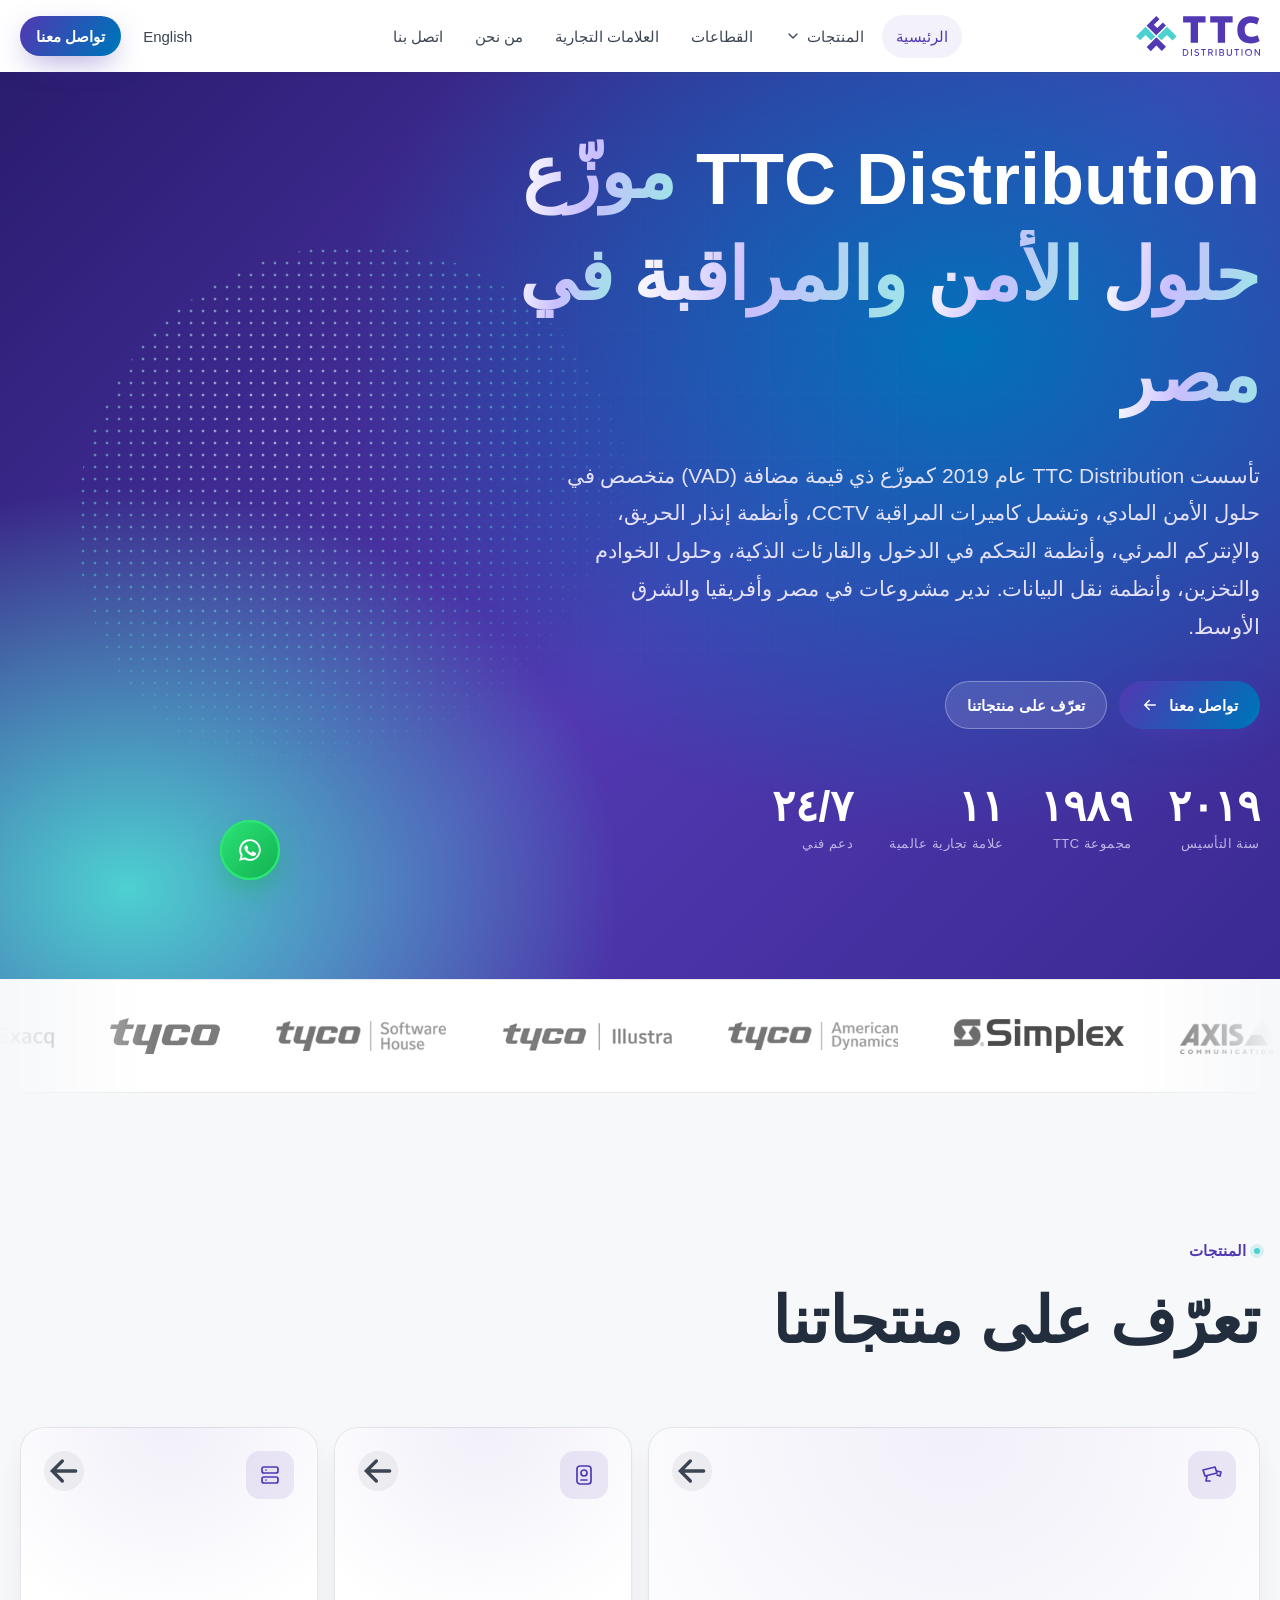
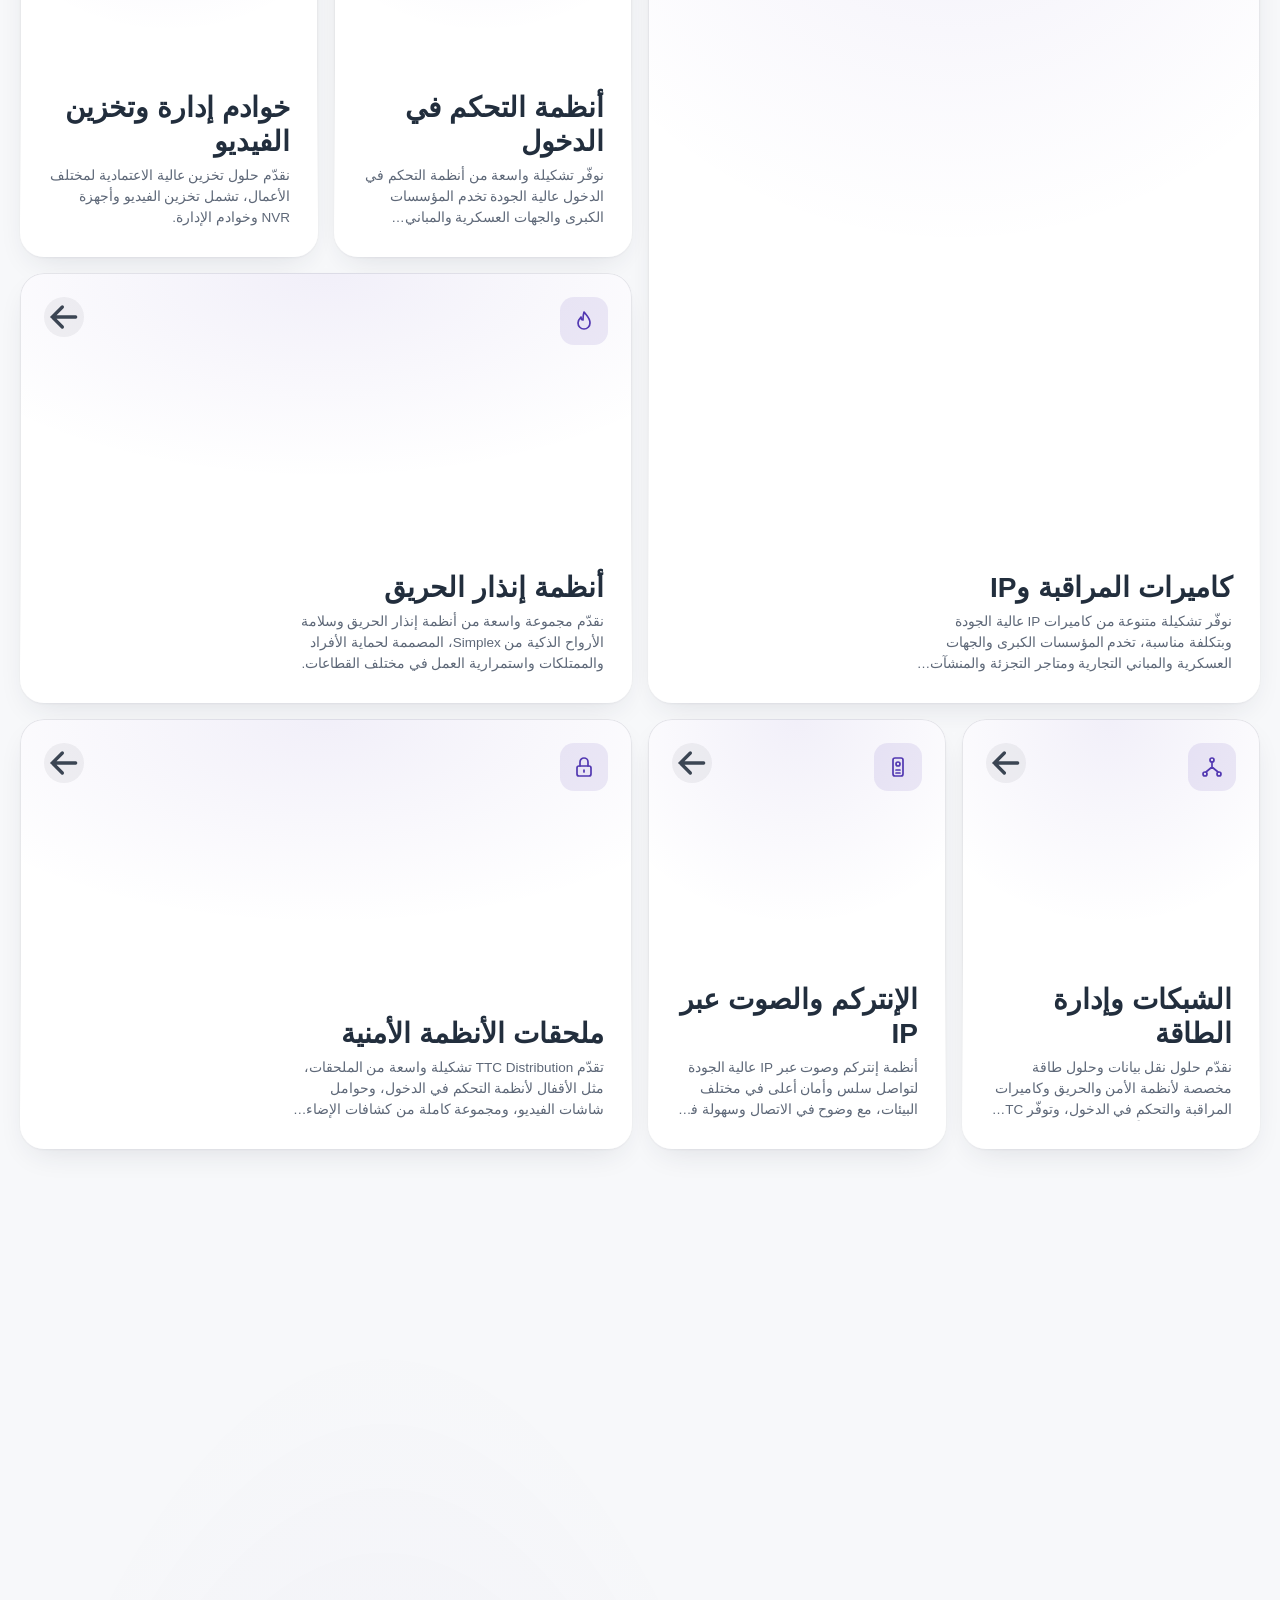
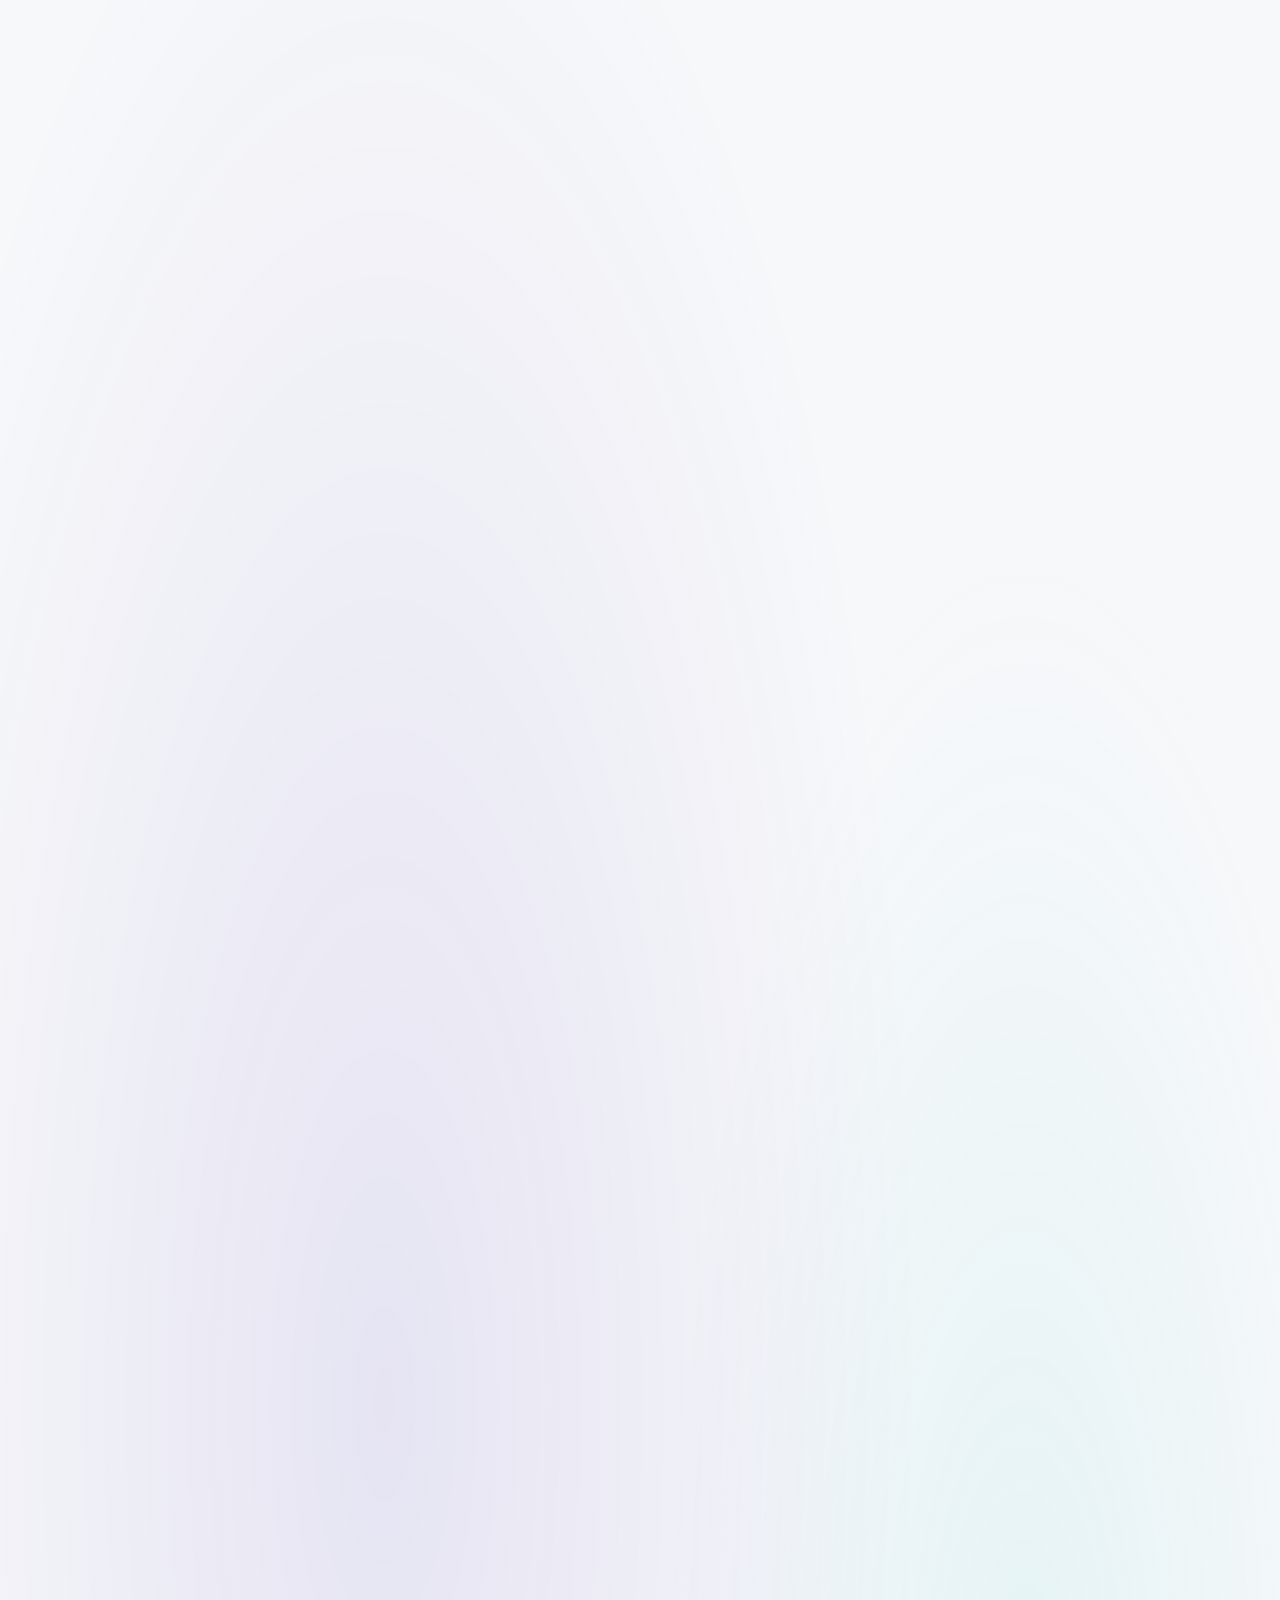
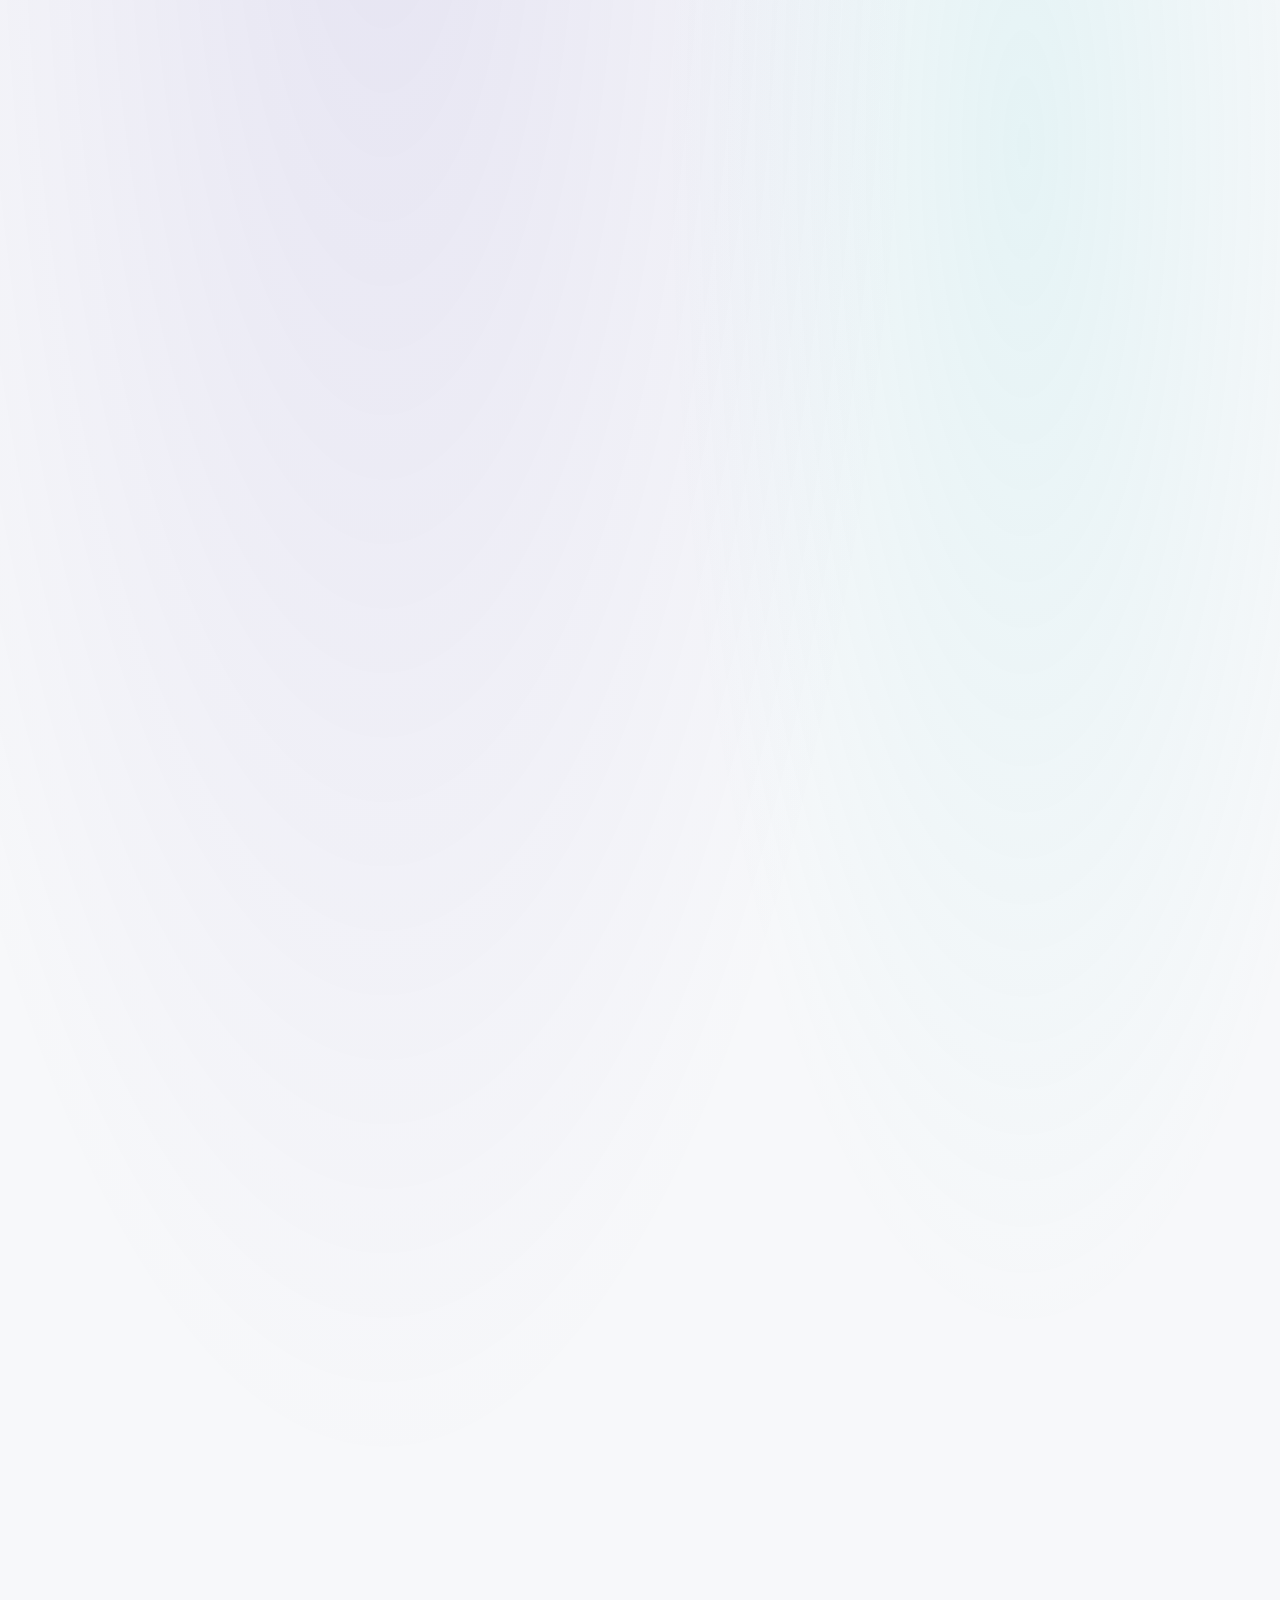
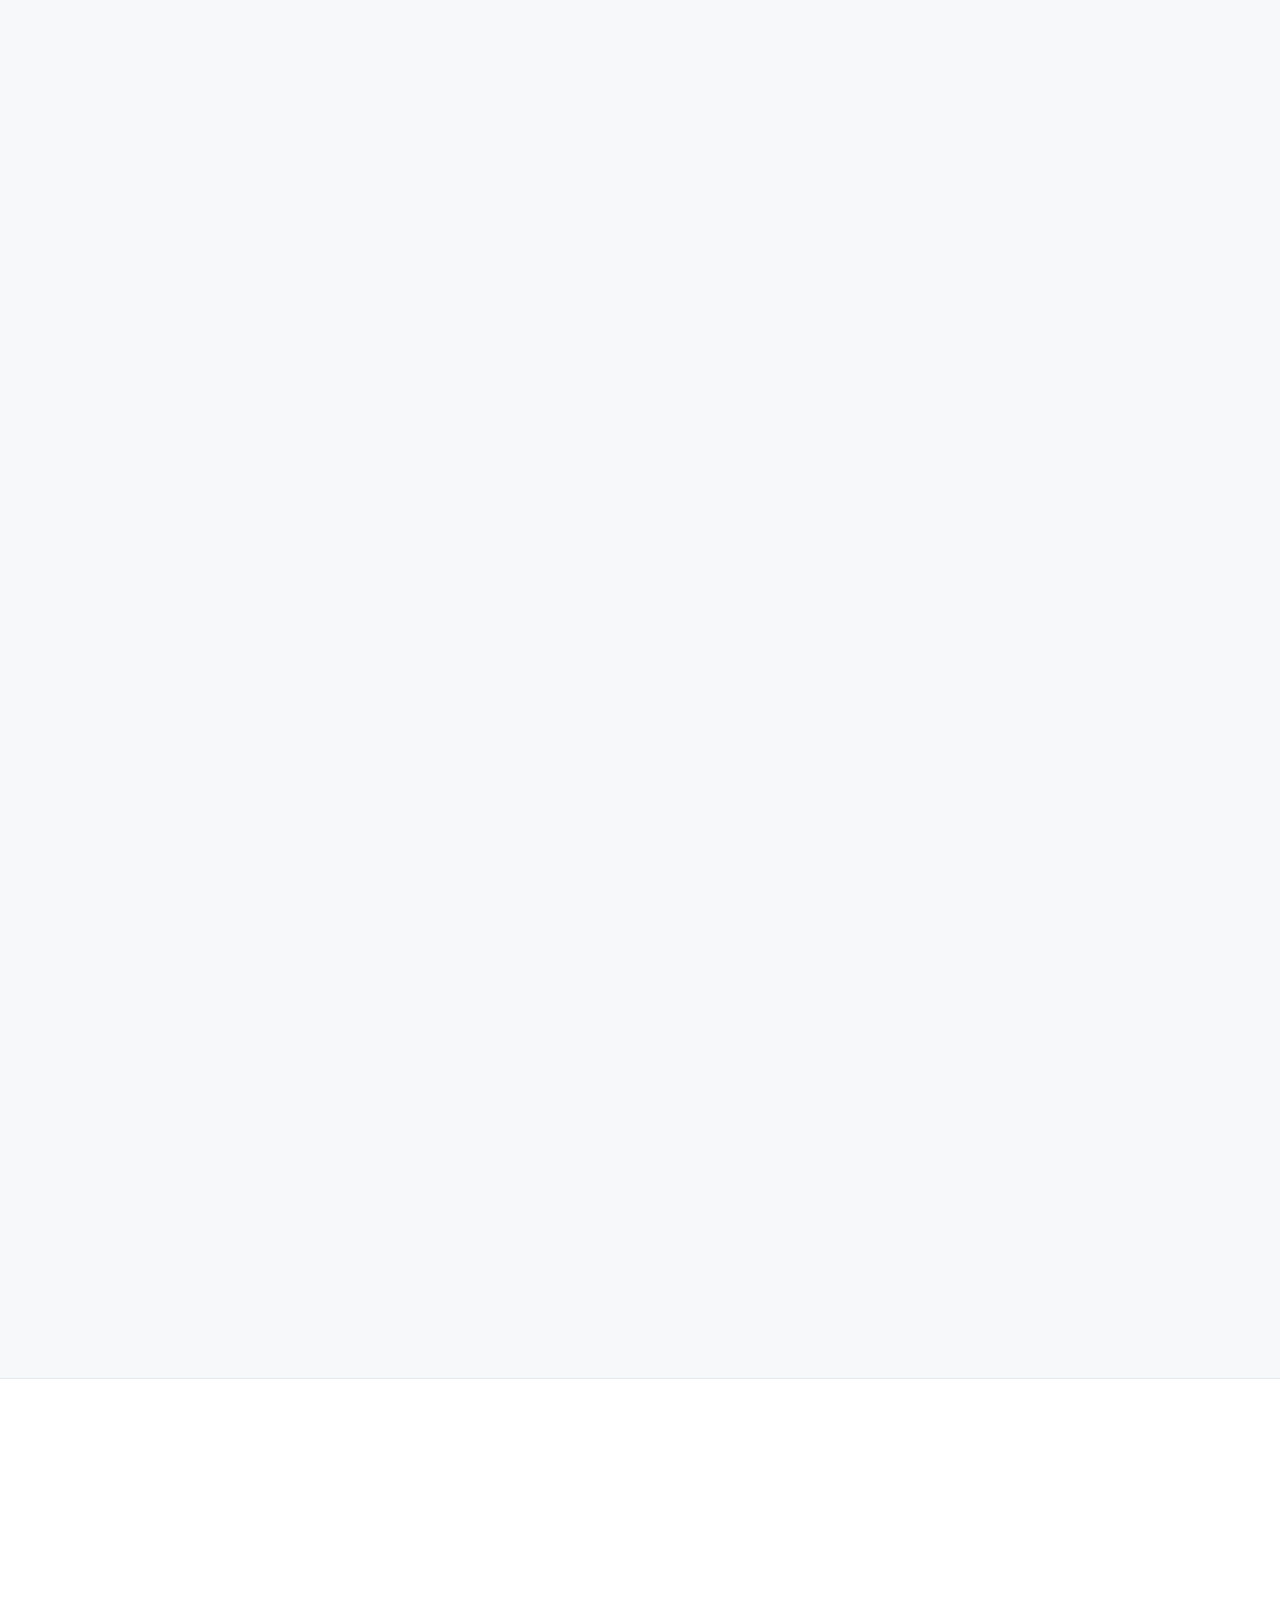
<file: ar/index.html>
<!doctype html>
<html lang="ar" dir="rtl" class="js">
<head>
  <meta charset="utf-8">
  <meta name="viewport" content="width=device-width, initial-scale=1, viewport-fit=cover">
  <title>TTC Distribution | موزّع أنظمة الأمن والمراقبة في مصر</title>
  <meta name="description" content="TTC Distribution موزّع ذو قيمة مضافة (VAD) لحلول الأمن المادي في مصر: كاميرات المراقبة، وأنظمة إنذار الحريق، والتحكم في الدخول، والإنتركم، وخوادم تخزين الفيديو، والشبكات وإدارة الطاقة.">
  <meta name="theme-color" content="#5238B2">
  <link rel="alternate" hreflang="en" href="https://ttcdist.com/">
  <link rel="alternate" hreflang="ar" href="https://ttcdist.com/ar/">
  <link rel="alternate" hreflang="x-default" href="https://ttcdist.com/">
  <link rel="icon" href="../assets/img/ttc-logo.svg" type="image/svg+xml">
  <link rel="preload" href="../assets/img/ttc-logo.svg" as="image">
  <style data-inline>:root{--violet-300:#A796E6;--violet-400:#6E55D6;--violet-500:#5238B2;--violet-600:#452E9A;--violet-700:#35237A;--teal-300:#9BE6E6;--teal-400:#4DD0D0;--teal-500:#2BB3B3;--blue-400:#2B8ED0;--blue-500:#0170B9;--navy-900:#222E3D;--navy-800:#3B4553;--bg:#F7F8FA;--bg-alt:#EEF1F8;--surface:#FFFFFF;--fg:#222E3D;--fg-rgb:34,46,61;--ink-300:#3B4553;--ink-400:#5E6878;--ink-500:#5F6B7D;--white:var(--fg);--line:rgba(34,46,61,.10);--grad-brand:linear-gradient(120deg,#5238B2 0%,#0170B9 60%,#4DD0D0 100%);--grad-text:linear-gradient(100deg,#5238B2 0%,#0170B9 55%,#2BB3B3 100%);--grad-glow:radial-gradient(60% 60% at 50% 40%,rgba(82,56,178,.16) 0%,rgba(1,112,185,.06) 45%,transparent 75%);--grad-card:linear-gradient(180deg,#FFFFFF 0%,#FAFBFE 100%);--grad-hero:radial-gradient(80% 90% at 75% 30%,#0170B9 0%,transparent 60%),radial-gradient(70% 80% at 10% 90%,#4DD0D0 0%,transparent 55%),linear-gradient(135deg,#2A1C6E 0%,#5238B2 55%,#3B2A92 100%);--font-sans:-apple-system,BlinkMacSystemFont,"SF Pro Display","SF Pro Text","Segoe UI",Roboto,"Helvetica Neue",Arial,sans-serif;--font-ar:-apple-system,BlinkMacSystemFont,"SF Arabic","Segoe UI","Noto Sans Arabic",Tahoma,sans-serif;--font-mono:ui-monospace,"SF Mono",Menlo,Consolas,monospace;--fs-xs:0.8125rem;--fs-sm:0.9375rem;--fs-base:1.0625rem;--fs-lg:clamp(1.125rem,1.05rem + .35vw,1.3125rem);--fs-xl:clamp(1.375rem,1.2rem + .8vw,1.75rem);--fs-2xl:clamp(1.75rem,1.4rem + 1.6vw,2.75rem);--fs-3xl:clamp(2.25rem,1.6rem + 3vw,4rem);--fs-hero:clamp(2.75rem,1.5rem + 6vw,6.5rem);--lh-tight:1.05;--lh-snug:1.2;--lh-body:1.6;--tracking-tight:-0.035em;--tracking-snug:-0.02em;--s-1:4px;--s-2:8px;--s-3:12px;--s-4:16px;--s-5:24px;--s-6:32px;--s-7:48px;--s-8:64px;--s-9:96px;--s-10:144px;--r-sm:10px;--r-md:16px;--r-lg:24px;--r-xl:32px;--r-full:999px;--shadow-1:0 1px 2px rgba(34,46,61,.06),0 8px 24px rgba(34,46,61,.08);--shadow-card:0 1px 2px rgba(34,46,61,.05),0 12px 32px -12px rgba(34,46,61,.14);--shadow-glow:0 10px 30px -8px rgba(82,56,178,.55);--ease-out:cubic-bezier(.16,1,.3,1);--ease-in-out:cubic-bezier(.65,0,.35,1);--dur-1:150ms;--dur-2:300ms;--dur-3:600ms;--container:1240px;--header-h:72px}.theme-dark{--bg:#1C1452;--surface:rgba(255,255,255,.06);--fg:#FFFFFF;--fg-rgb:255,255,255;--ink-300:#E4E1F7;--ink-400:#BDB6E6;--ink-500:#9C93D6;--white:#FFFFFF;--line:rgba(255,255,255,.14);--grad-text:linear-gradient(100deg,#FFFFFF 0%,#C9BEFF 45%,#9BE6E6 100%);--grad-card:linear-gradient(180deg,rgba(255,255,255,.08),rgba(255,255,255,.03));color:var(--ink-300)}*,*::before,*::after{box-sizing:border-box;margin:0;padding:0}html{-webkit-text-size-adjust:100%;scroll-padding-top:calc(var(--header-h) + 16px);background:var(--bg)}body{font-family:var(--font-sans);font-size:var(--fs-base);line-height:var(--lh-body);color:var(--ink-300);background:var(--bg);-webkit-font-smoothing:antialiased;-moz-osx-font-smoothing:grayscale;overflow-x:hidden}html[lang="ar"] body{font-family:var(--font-ar)}img,svg,canvas{display:block;max-width:100%}a{color:inherit;text-decoration:none}button{font:inherit;color:inherit;background:none;border:0;cursor:pointer}h1,h2,h3,h4{color:var(--white);font-weight:600;letter-spacing:var(--tracking-snug);line-height:var(--lh-snug)}:focus-visible{outline:2px solid var(--teal-400);outline-offset:3px;border-radius:6px}::selection{background:var(--violet-500);color:var(--fg)}body.is-locked{overflow:hidden}.container{width:min(100% - 40px,var(--container));margin-inline:auto}.skip-link{position:absolute;inset-inline-start:16px;top:-60px;z-index:200;background:var(--white);color:var(--surface);padding:10px 16px;border-radius:var(--r-sm);font-weight:600;transition:top var(--dur-2) var(--ease-out)}.skip-link:focus{top:12px}.sr-only{position:absolute;width:1px;height:1px;overflow:hidden;clip:rect(0 0 0 0);white-space:nowrap}.eyebrow{display:inline-flex;align-items:center;gap:8px;font-size:var(--fs-xs);font-weight:600;letter-spacing:.14em;text-transform:uppercase;color:var(--teal-300)}.eyebrow::before{content:"";width:6px;height:6px;border-radius:50%;background:var(--teal-400);box-shadow:0 0 12px var(--teal-400)}.grad-text{background:var(--grad-text);-webkit-background-clip:text;background-clip:text;color:transparent}.h-display{font-size:var(--fs-hero);line-height:var(--lh-tight);letter-spacing:var(--tracking-tight);font-weight:700}.h-section{font-size:var(--fs-3xl);line-height:1.08;letter-spacing:var(--tracking-tight);font-weight:700}.lead{font-size:var(--fs-lg);color:var(--ink-300);max-width:60ch}.btn{--h:48px;display:inline-flex;align-items:center;justify-content:center;gap:10px;min-height:var(--h);padding:0 22px;border-radius:var(--r-full);font-size:var(--fs-sm);font-weight:600;letter-spacing:-.01em;white-space:nowrap;transition:transform var(--dur-2) var(--ease-out),box-shadow var(--dur-2) var(--ease-out),background var(--dur-2)}.btn svg{width:18px;height:18px}.btn--primary{background:var(--grad-brand);background-size:160% 100%;color:var(--fg);box-shadow:var(--shadow-glow)}.btn--primary:hover{transform:translateY(-2px);background-position:100% 0}.btn--ghost{background:rgba(var(--fg-rgb),.06);color:var(--white);box-shadow:inset 0 0 0 1px rgba(var(--fg-rgb),.14)}.btn--ghost:hover{background:rgba(var(--fg-rgb),.12)}.btn--sm{--h:40px;padding:0 16px}.btn:active{transform:scale(.98)}.header{position:fixed;inset:0 0 auto;z-index:100;height:var(--header-h);transition:background var(--dur-2),box-shadow var(--dur-2),transform var(--dur-3) var(--ease-out)}.header.is-scrolled{background:rgba(5,7,13,.72);-webkit-backdrop-filter:saturate(180%) blur(20px);backdrop-filter:saturate(180%) blur(20px);box-shadow:0 1px 0 rgba(var(--fg-rgb),.06)}.header.is-hidden{transform:translateY(-100%)}.header__inner{height:100%;display:flex;align-items:center;justify-content:space-between;gap:24px}.logo{display:flex;align-items:center;gap:10px;color:var(--fg);font-weight:700;letter-spacing:-.02em}.logo svg{width:34px;height:34px}.logo small{display:block;font-size:10px;letter-spacing:.32em;color:var(--ink-400);font-weight:600}.nav{display:flex;align-items:center;gap:4px}.nav a{padding:8px 14px;border-radius:var(--r-full);font-size:var(--fs-sm);color:var(--ink-300);transition:color var(--dur-1),background var(--dur-1)}.nav a:hover,.nav a[aria-current="page"]{color:var(--fg);background:rgba(var(--fg-rgb),.06)}.header__actions{display:flex;align-items:center;gap:10px}.lang{font-size:var(--fs-sm);color:var(--ink-300);padding:8px 12px;border-radius:var(--r-full)}.lang:hover{color:var(--fg)}.burger{display:none;width:44px;height:44px;border-radius:12px;place-items:center;background:rgba(var(--fg-rgb),.06)}.burger span{display:block;width:18px;height:1.5px;background:#fff;border-radius:2px;transition:transform var(--dur-2) var(--ease-out)}.burger span+span{margin-top:5px}@media (max-width:960px){.nav,.header__actions .lang,.header__actions .btn{display:none}.burger{display:grid}}.drawer{position:fixed;inset:0;z-index:150;visibility:hidden;pointer-events:none}.drawer.is-open{visibility:visible;pointer-events:auto}.drawer__scrim{position:absolute;inset:0;background:rgba(3,5,10,.6);-webkit-backdrop-filter:blur(6px);backdrop-filter:blur(6px);opacity:0;transition:opacity var(--dur-2)}.drawer.is-open .drawer__scrim{opacity:1}.drawer__panel{position:absolute;inset-block:0;inset-inline-end:0;width:min(88vw,380px);background:var(--surface);box-shadow:-20px 0 60px rgba(0,0,0,.5);display:flex;flex-direction:column;padding:16px 20px 28px;transform:translateX(100%);transition:transform 420ms var(--ease-out);overflow-y:auto;overscroll-behavior:contain}html[dir="rtl"] .drawer__panel{transform:translateX(-100%)}.drawer.is-open .drawer__panel{transform:none}.drawer__top{display:flex;align-items:center;justify-content:space-between;height:52px;margin-bottom:12px}.drawer__close{width:44px;height:44px;border-radius:12px;display:grid;place-items:center;background:rgba(var(--fg-rgb),.06)}.drawer__close svg{width:20px;height:20px}.drawer__nav a,.drawer__nav button{display:flex;align-items:center;justify-content:space-between;width:100%;min-height:56px;font-size:1.25rem;font-weight:600;color:var(--fg);letter-spacing:-.02em;border-bottom:1px solid rgba(var(--fg-rgb),.06);text-align:start}.drawer__nav button svg{width:20px;height:20px;transition:transform var(--dur-2) var(--ease-out)}.drawer__nav button[aria-expanded="true"] svg{transform:rotate(180deg)}.drawer__sub{display:grid;grid-template-rows:0fr;transition:grid-template-rows var(--dur-2) var(--ease-out)}.drawer__sub.is-open{grid-template-rows:1fr}.drawer__sub>div{overflow:hidden}.drawer__sub a{min-height:48px;font-size:1rem;font-weight:500;color:var(--ink-300);padding-inline-start:12px;border-bottom:0}.drawer__foot{margin-top:auto;padding-top:24px;display:grid;gap:12px}.hero{position:relative;min-height:100svh;display:grid;align-items:center;overflow:hidden;isolation:isolate}.hero__canvas{position:absolute;inset:0;z-index:-1;width:100%;height:100%}.hero__glow{position:absolute;inset:-20% -10% auto;height:120%;background:var(--grad-glow);z-index:-2;pointer-events:none}.hero__grid{position:absolute;inset:0;z-index:-2;opacity:.35;pointer-events:none;background-image:linear-gradient(rgba(var(--fg-rgb),.04) 1px,transparent 1px),linear-gradient(90deg,rgba(var(--fg-rgb),.04) 1px,transparent 1px);background-size:64px 64px;mask-image:radial-gradient(70% 60% at 50% 40%,#000 30%,transparent 80%)}.hero__content{padding-top:calc(var(--header-h) + 40px);padding-bottom:120px;max-width:760px;position:relative}.hero__content .lead{margin-top:24px}.hero__cta{display:flex;flex-wrap:wrap;gap:12px;margin-top:36px}.hero__stats{display:flex;flex-wrap:wrap;gap:36px;margin-top:56px}.stat b{display:block;font-size:var(--fs-2xl);color:var(--fg);font-weight:700;letter-spacing:var(--tracking-tight);line-height:1}.stat span{font-size:var(--fs-xs);color:var(--ink-400);letter-spacing:.04em}.hero__scroll{position:absolute;bottom:28px;left:50%;translate:-50% 0;font-size:var(--fs-xs);color:var(--ink-400);display:grid;justify-items:center;gap:10px}.hero__scroll i{width:1px;height:42px;background:linear-gradient(var(--teal-400),transparent);animation:drip 2s var(--ease-in-out) infinite}@keyframes drip{0%{transform:scaleY(0);transform-origin:top}50%{transform:scaleY(1);transform-origin:top}51%{transform-origin:bottom}100%{transform:scaleY(0);transform-origin:bottom}}@media (max-width:960px){.hero{align-items:end}.hero__content{padding-bottom:96px}.hero__stats{gap:24px}}.section{padding-block:var(--s-10);position:relative}.section__head{display:grid;gap:16px;margin-bottom:var(--s-8);max-width:780px}.section__head--center{margin-inline:auto;text-align:center;justify-items:center}@media (max-width:720px){.section{padding-block:var(--s-9)}}.brands{padding-block:40px;border-block:1px solid rgba(var(--fg-rgb),.06);overflow:hidden;mask-image:linear-gradient(90deg,transparent,#000 12%,#000 88%,transparent)}.brands__track{display:flex;gap:72px;width:max-content;animation:marquee 38s linear infinite}.brands__track span{font-size:1.5rem;font-weight:700;color:var(--ink-500);letter-spacing:-.02em;white-space:nowrap}@keyframes marquee{to{transform:translateX(-50%)}}.bento{display:grid;grid-template-columns:repeat(6,1fr);gap:16px}.tile{position:relative;grid-column:span 2;min-height:300px;border-radius:var(--r-lg);padding:28px;background:var(--grad-card);box-shadow:inset 0 0 0 1px rgba(var(--fg-rgb),.07);overflow:hidden;display:flex;flex-direction:column;justify-content:flex-end;transition:transform var(--dur-3) var(--ease-out),box-shadow var(--dur-2)}.tile:hover{transform:translateY(-4px);box-shadow:inset 0 0 0 1px rgba(139,116,255,.45),0 30px 60px -30px rgba(106,75,255,.6)}.tile--wide{grid-column:span 4}.tile--tall{grid-row:span 2}.tile h3{font-size:var(--fs-xl)}.tile p{font-size:var(--fs-sm);color:var(--ink-400);margin-top:8px;max-width:42ch}.tile__icon{position:absolute;top:24px;inset-inline-start:24px;width:48px;height:48px;border-radius:14px;display:grid;place-items:center;background:rgba(106,75,255,.16);color:var(--violet-300)}.tile__icon svg{width:24px;height:24px}.tile__arrow{position:absolute;top:24px;inset-inline-end:24px;width:40px;height:40px;border-radius:50%;display:grid;place-items:center;background:rgba(var(--fg-rgb),.06);transition:transform var(--dur-2) var(--ease-out),background var(--dur-2)}.tile:hover .tile__arrow{transform:rotate(-45deg);background:var(--violet-500)}.tile__canvas{position:absolute;inset:0 0 35% 0;width:100%;height:65%;pointer-events:none}.tile__orb{position:absolute;width:260px;height:260px;border-radius:50%;filter:blur(60px);opacity:.45;top:-60px;inset-inline-end:-60px;background:var(--violet-500)}.tile__orb--teal{background:var(--teal-500)}.tile__orb--blue{background:var(--blue-500)}@media (max-width:960px){.bento{grid-template-columns:1fr 1fr}.tile,.tile--wide{grid-column:span 2}.tile--tall{grid-row:auto}}@media (min-width:600px) and (max-width:960px){.tile{grid-column:span 1}.tile--wide{grid-column:span 2}}.story{position:relative}.story__pin{height:100svh;display:grid;grid-template-columns:1fr 1fr;align-items:center;gap:48px}.story__stage{position:relative;aspect-ratio:1;max-height:72svh;justify-self:center;width:100%}.story__stage canvas{width:100%;height:100%}.story__steps{position:relative;height:280px}.story__step{position:absolute;inset:0;opacity:0}.story__step h3{font-size:var(--fs-2xl);letter-spacing:var(--tracking-tight)}.story__step p{margin-top:14px;font-size:var(--fs-lg);max-width:44ch}.story__step .num{font-family:var(--font-mono);color:var(--teal-300);font-size:var(--fs-sm);margin-bottom:12px;display:block}.story__progress{display:flex;gap:8px;margin-top:24px}.story__progress i{height:3px;flex:1;border-radius:3px;background:rgba(var(--fg-rgb),.1);overflow:hidden;position:relative}.story__progress i b{position:absolute;inset:0;background:var(--grad-brand);transform:scaleX(0);transform-origin:left}@media (max-width:960px){.story__pin{grid-template-columns:1fr;grid-template-rows:55svh auto;gap:8px;align-content:center}.story__stage{max-height:55svh;aspect-ratio:auto;height:100%}.story__steps{height:220px}}.numbers{display:grid;grid-template-columns:repeat(4,1fr);gap:1px;background:rgba(var(--fg-rgb),.07);border-radius:var(--r-lg);overflow:hidden}.numbers div{background:var(--bg);padding:40px 28px}.numbers b{display:block;font-size:var(--fs-3xl);font-weight:700;color:var(--fg);letter-spacing:var(--tracking-tight);line-height:1}.numbers span{display:block;margin-top:12px;font-size:var(--fs-sm);color:var(--ink-400)}@media (max-width:720px){.numbers{grid-template-columns:1fr 1fr}.numbers div{padding:28px 20px}}.industries{display:grid;grid-template-columns:repeat(auto-fill,minmax(220px,1fr));gap:12px}.chip-card{padding:22px;border-radius:var(--r-md);background:var(--grad-card);box-shadow:inset 0 0 0 1px rgba(var(--fg-rgb),.07);display:flex;align-items:center;gap:14px;color:var(--fg);font-weight:600}.chip-card svg{width:22px;height:22px;color:var(--teal-300);flex:none}.cta{position:relative;border-radius:var(--r-xl);padding:clamp(40px,6vw,88px);overflow:hidden;isolation:isolate;background:linear-gradient(135deg,var(--violet-700),var(--ink-850) 60%);box-shadow:inset 0 0 0 1px rgba(var(--fg-rgb),.08)}.cta::before{content:"";position:absolute;inset:auto -20% -60% 30%;height:140%;background:radial-gradient(closest-side,rgba(63,232,218,.35),transparent);z-index:-1}.cta h2{font-size:var(--fs-3xl);letter-spacing:var(--tracking-tight);max-width:18ch}.cta p{margin-top:16px;max-width:52ch}.cta .hero__cta{margin-top:32px}.footer{padding-block:72px 40px;border-top:1px solid rgba(var(--fg-rgb),.06);margin-top:var(--s-9)}.footer__grid{display:grid;grid-template-columns:1.4fr repeat(3,1fr);gap:40px}.footer h4{font-size:var(--fs-sm);color:var(--fg);margin-bottom:16px}.footer li{list-style:none}.footer li a{display:inline-block;padding:6px 0;font-size:var(--fs-sm);color:var(--ink-400)}.footer li a:hover{color:var(--fg)}.footer__bottom{display:flex;justify-content:space-between;flex-wrap:wrap;gap:12px;margin-top:56px;font-size:var(--fs-xs);color:var(--ink-500)}@media (max-width:820px){.footer__grid{grid-template-columns:1fr 1fr}.footer__grid>div:first-child{grid-column:1/-1}}.fab{position:fixed;inset-inline-end:20px;bottom:calc(20px + env(safe-area-inset-bottom));z-index:90;width:56px;height:56px;border-radius:50%;display:grid;place-items:center;background:#25D366;color:var(--fg);box-shadow:0 10px 30px rgba(37,211,102,.35);transition:transform var(--dur-2) var(--ease-out)}.fab:hover{transform:scale(1.06)}.fab svg{width:26px;height:26px}.page-hero{padding-top:calc(var(--header-h) + 72px);padding-bottom:48px;position:relative;overflow:hidden}.page-hero::before{content:"";position:absolute;inset:-40% -10% auto;height:120%;background:var(--grad-glow);z-index:-1}.crumbs{display:flex;gap:8px;font-size:var(--fs-xs);color:var(--ink-400);margin-bottom:20px;flex-wrap:wrap}.crumbs a:hover{color:var(--fg)}.crumbs span[aria-current]{color:var(--ink-300)}.catalog{display:grid;grid-template-columns:260px 1fr;gap:40px;align-items:start}.filters{position:sticky;top:calc(var(--header-h) + 20px);display:grid;gap:28px}.filters h3{font-size:var(--fs-xs);text-transform:uppercase;letter-spacing:.14em;color:var(--ink-400);margin-bottom:12px;font-weight:600}.search{position:relative}.search input{width:100%;height:48px;border-radius:var(--r-full);border:0;background:rgba(var(--fg-rgb),.06);color:var(--fg);padding:0 18px 0 44px;font:inherit;font-size:var(--fs-sm);box-shadow:inset 0 0 0 1px rgba(var(--fg-rgb),.08)}.search input:focus{outline:none;box-shadow:inset 0 0 0 1.5px var(--violet-400)}.search svg{position:absolute;left:16px;top:50%;translate:0 -50%;width:18px;height:18px;color:var(--ink-400)}.chips{display:flex;flex-wrap:wrap;gap:8px}.chip{min-height:38px;padding:0 14px;border-radius:var(--r-full);font-size:var(--fs-sm);background:rgba(var(--fg-rgb),.05);color:var(--ink-300);box-shadow:inset 0 0 0 1px rgba(var(--fg-rgb),.08);transition:all var(--dur-1)}.chip:hover{color:var(--fg)}.chip[aria-pressed="true"]{background:var(--violet-500);color:var(--fg);box-shadow:none}.catalog__bar{display:flex;justify-content:space-between;align-items:center;margin-bottom:20px;font-size:var(--fs-sm);color:var(--ink-400)}.grid{display:grid;grid-template-columns:repeat(auto-fill,minmax(260px,1fr));gap:16px}.card{position:relative;border-radius:var(--r-lg);background:var(--grad-card);box-shadow:inset 0 0 0 1px rgba(var(--fg-rgb),.07);overflow:hidden;display:flex;flex-direction:column;transition:transform var(--dur-3) var(--ease-out),box-shadow var(--dur-2)}.card:hover{transform:translateY(-4px);box-shadow:inset 0 0 0 1px rgba(139,116,255,.45),0 30px 60px -30px rgba(106,75,255,.55)}.card__media{position:relative;aspect-ratio:4/3;background:radial-gradient(60% 60% at 50% 45%,rgba(106,75,255,.25),transparent 70%)}.card__media canvas{width:100%;height:100%}.card__badge{position:absolute;top:14px;inset-inline-start:14px;font-size:11px;font-weight:600;letter-spacing:.06em;padding:5px 10px;border-radius:var(--r-full);background:rgba(5,7,13,.6);color:var(--teal-300);-webkit-backdrop-filter:blur(8px);backdrop-filter:blur(8px)}.card__3d{position:absolute;top:14px;inset-inline-end:14px;font-size:11px;font-weight:700;padding:5px 9px;border-radius:var(--r-full);background:rgba(106,75,255,.25);color:var(--violet-300)}.card__body{padding:20px 22px 22px;display:grid;gap:6px;flex:1}.card__body h3{font-size:var(--fs-lg);letter-spacing:-.02em}.card__body p{font-size:var(--fs-sm);color:var(--ink-400)}.card__specs{display:flex;flex-wrap:wrap;gap:6px;margin-top:8px}.card__specs span{font-size:12px;padding:4px 9px;border-radius:8px;background:rgba(var(--fg-rgb),.05);color:var(--ink-300)}.card__foot{display:flex;justify-content:space-between;align-items:center;margin-top:14px}.card__link{font-size:var(--fs-sm);font-weight:600;color:var(--fg);display:inline-flex;gap:6px;align-items:center}.card__link::after{content:"";position:absolute;inset:0}.rfq-add{position:relative;z-index:2;width:40px;height:40px;border-radius:50%;display:grid;place-items:center;background:rgba(var(--fg-rgb),.07);transition:background var(--dur-1)}.rfq-add:hover{background:var(--violet-500)}.rfq-add[aria-pressed="true"]{background:var(--teal-500);color:var(--ink-950)}.rfq-add svg{width:18px;height:18px}.empty{padding:60px;text-align:center;color:var(--ink-400);grid-column:1/-1}.filters__toggle{display:none}@media (max-width:960px){.catalog{grid-template-columns:1fr}.filters{position:static;display:none}.filters.is-open{display:grid}.filters__toggle{display:inline-flex}}.rfq-bar{position:fixed;left:50%;bottom:calc(20px + env(safe-area-inset-bottom));translate:-50% 140%;z-index:95;display:flex;align-items:center;gap:16px;padding:10px 10px 10px 22px;border-radius:var(--r-full);background:rgba(15,22,38,.85);-webkit-backdrop-filter:blur(18px);backdrop-filter:blur(18px);box-shadow:inset 0 0 0 1px rgba(var(--fg-rgb),.1),0 20px 50px rgba(0,0,0,.5);transition:translate var(--dur-3) var(--ease-out);color:var(--fg);font-size:var(--fs-sm)}.rfq-bar.is-visible{translate:-50% 0}@media (max-width:600px){.rfq-bar{width:calc(100% - 100px);left:20px;translate:0 140%}.rfq-bar.is-visible{translate:0 0}}.pdp{display:grid;grid-template-columns:1.15fr 1fr;gap:56px;align-items:start;padding-top:calc(var(--header-h) + 32px)}.viewer{position:sticky;top:calc(var(--header-h) + 20px);aspect-ratio:1;border-radius:var(--r-xl);overflow:hidden;background:radial-gradient(70% 70% at 50% 40%,rgba(106,75,255,.28),rgba(10,15,28,1) 75%);box-shadow:inset 0 0 0 1px rgba(var(--fg-rgb),.08);touch-action:none}.viewer canvas{width:100%;height:100%;cursor:grab}.viewer canvas:active{cursor:grabbing}.viewer__ui{position:absolute;inset:auto 16px 16px;display:flex;justify-content:space-between;align-items:center;gap:8px;pointer-events:none}.viewer__ui>*{pointer-events:auto}.views{display:flex;gap:6px;padding:6px;border-radius:var(--r-full);background:rgba(5,7,13,.6);-webkit-backdrop-filter:blur(12px);backdrop-filter:blur(12px)}.views button{min-height:36px;padding:0 12px;border-radius:var(--r-full);font-size:12px;font-weight:600;color:var(--ink-300)}.views button[aria-pressed="true"]{background:#fff;color:var(--surface)}.viewer__hint{position:absolute;top:16px;inset-inline-start:16px;font-size:12px;color:var(--ink-300);padding:6px 12px;border-radius:var(--r-full);background:rgba(5,7,13,.5);display:flex;gap:8px;align-items:center}.viewer__hint svg{width:16px;height:16px}.icon-btn{width:44px;height:44px;border-radius:50%;display:grid;place-items:center;background:rgba(5,7,13,.6);-webkit-backdrop-filter:blur(12px);backdrop-filter:blur(12px)}.icon-btn svg{width:18px;height:18px}.pdp__info h1{font-size:var(--fs-3xl);letter-spacing:var(--tracking-tight);line-height:1.05;margin-top:12px}.pdp__info .lead{margin-top:18px}.pdp__meta{display:flex;gap:10px;flex-wrap:wrap;margin-top:20px}.pdp__meta span{font-size:12px;padding:6px 12px;border-radius:var(--r-full);background:rgba(var(--fg-rgb),.06);color:var(--ink-300)}.pdp__cta{display:flex;gap:12px;flex-wrap:wrap;margin-top:32px}.specs{margin-top:48px;border-radius:var(--r-lg);overflow:hidden;box-shadow:inset 0 0 0 1px rgba(var(--fg-rgb),.08)}.specs h2{font-size:var(--fs-lg);padding:20px 22px;background:rgba(var(--fg-rgb),.03)}.specs dl{display:grid;grid-template-columns:minmax(120px,40%) 1fr}.specs dt,.specs dd{padding:14px 22px;border-top:1px solid rgba(var(--fg-rgb),.06);font-size:var(--fs-sm)}.specs dt{color:var(--ink-400)}.specs dd{color:var(--fg)}.features{display:grid;grid-template-columns:1fr 1fr;gap:12px;margin-top:24px}.feature{padding:18px;border-radius:var(--r-md);background:var(--grad-card);box-shadow:inset 0 0 0 1px rgba(var(--fg-rgb),.07)}.feature b{display:block;color:var(--fg);font-size:var(--fs-sm)}.feature span{font-size:13px;color:var(--ink-400)}.downloads{margin-top:24px;display:grid;gap:10px}.download{display:flex;align-items:center;justify-content:space-between;padding:16px 20px;border-radius:var(--r-md);background:rgba(var(--fg-rgb),.04);box-shadow:inset 0 0 0 1px rgba(var(--fg-rgb),.07);color:var(--fg);font-size:var(--fs-sm);font-weight:500}.download:hover{background:rgba(var(--fg-rgb),.08)}.download small{color:var(--ink-400);font-weight:400;margin-inline-start:8px}@media (max-width:960px){.pdp{grid-template-columns:1fr;gap:28px}.viewer{position:relative;top:0;aspect-ratio:1/1.05}.features{grid-template-columns:1fr}}.js [data-reveal]{opacity:0;transform:translateY(28px)}.split-line{display:block;overflow:hidden;padding-bottom:.06em}.split-line>span{display:inline-block}@media (prefers-reduced-motion:reduce){*,*::before,*::after{animation-duration:.01ms!important;animation-iteration-count:1!important;transition-duration:.01ms!important;scroll-behavior:auto!important}.js [data-reveal]{opacity:1;transform:none}}html[dir="rtl"] h1,html[dir="rtl"] h2,html[dir="rtl"] h3,html[dir="rtl"] h4,html[dir="rtl"] .h-display,html[dir="rtl"] .h-section,html[dir="rtl"] .btn,html[dir="rtl"] .eyebrow,html[dir="rtl"] .stat b,html[dir="rtl"] .numbers b,html[dir="rtl"] .drawer__nav a,html[dir="rtl"] .drawer__nav button{letter-spacing:0}html[dir="rtl"] .eyebrow{text-transform:none;font-size:var(--fs-sm)}html[dir="rtl"] .h-display{line-height:1.25}html[dir="rtl"] .h-section,html[dir="rtl"] .pdp__info h1,html[dir="rtl"] .cta h2{line-height:1.3}html[dir="rtl"] body{line-height:1.8}html[dir="rtl"] .grad-text{padding-bottom:.08em}html[dir="rtl"] .btn svg,html[dir="rtl"] .tile__arrow svg{transform:scaleX(-1)}html[dir="rtl"] .tile:hover .tile__arrow{transform:rotate(45deg)}html[dir="rtl"] .search svg{left:auto;right:16px}html[dir="rtl"] .search input{padding:0 44px 0 18px}html[dir="rtl"] .story__progress i b{transform-origin:right}html[dir="rtl"] .brands__track{animation-direction:reverse}html[dir="rtl"] .hero__content{margin-inline-start:0}@media (max-width:600px){html[dir="rtl"] .rfq-bar{left:auto;right:20px}}.fab{transition:transform var(--dur-3) var(--ease-out),opacity var(--dur-2)}.fab.is-hidden{transform:translateY(120px);opacity:0}@media (max-width:960px){.hero{display:block;min-height:auto}.hero__canvas{position:relative;inset:auto;height:44svh;min-height:300px;margin-top:var(--header-h)}.hero__content{padding-top:0;padding-bottom:64px;margin-top:-12px}.hero__scroll{display:none}.hero__stats{display:grid;grid-template-columns:repeat(3,auto);justify-content:start;gap:28px;margin-top:40px}.tile{min-height:210px}.story__steps{height:270px}.footer li a{display:flex;align-items:center;min-height:44px;padding:0}.crumbs a{padding-block:12px}.catalog__bar span:last-child{display:none}.fab{width:52px;height:52px}}@media (min-width:1400px){.hero>.container,.header__inner{width:min(100% - 8vw,1680px)}.hero__content{max-width:min(760px,46vw)}}.tile{min-height:360px;background:linear-gradient(180deg,rgba(var(--fg-rgb),.05),rgba(var(--fg-rgb),.01)),radial-gradient(120% 80% at 50% 0%,rgba(106,75,255,.12),transparent 60%)}.tile--tall{min-height:520px}.tile .tile__canvas{position:absolute;inset:0 0 auto 0;width:100%;height:68%;z-index:0}.tile--tall .tile__canvas{height:74%}.tile h3,.tile p{position:relative;z-index:1}.tile::after{content:"";position:absolute;inset:auto 0 0 0;height:45%;background:linear-gradient(transparent,var(--surface) 85%);z-index:0;pointer-events:none}.tile__icon,.tile__arrow{z-index:2}@media (max-width:960px){.tile{min-height:330px}.tile--tall{min-height:420px}}.story{background:radial-gradient(60% 70% at 30% 50%,rgba(106,75,255,.18),transparent 70%),radial-gradient(40% 50% at 80% 60%,rgba(63,232,218,.08),transparent 70%)}.story__pin{grid-template-columns:1.25fr 1fr}.story__stage{max-height:82svh}.story__stage::before{content:"";position:absolute;inset:8%;border-radius:50%;background:radial-gradient(closest-side,rgba(139,116,255,.35),rgba(10,124,255,.12) 60%,transparent);filter:blur(8px)}.story__ring{position:absolute;inset:4%;border-radius:50%;border:1px dashed rgba(139,116,255,.35);animation:spin 40s linear infinite;pointer-events:none}.story__ring:nth-child(2){inset:14%;border:1px solid rgba(63,232,218,.18);animation-duration:28s;animation-direction:reverse}.story__ring::after{content:"";position:absolute;top:-4px;left:50%;width:8px;height:8px;border-radius:50%;background:var(--teal-400);box-shadow:0 0 14px var(--teal-400)}@keyframes spin{to{transform:rotate(360deg)}}.story__stage canvas{position:relative;z-index:1}.story__big{position:absolute;inset-inline-end:-2%;bottom:4%;font-size:clamp(120px,16vw,240px);font-weight:800;line-height:1;letter-spacing:-.06em;color:transparent;-webkit-text-stroke:1px rgba(var(--fg-rgb),.09);pointer-events:none;z-index:0;font-family:var(--font-sans)}.story__chips{display:flex;flex-wrap:wrap;gap:8px;margin-top:20px}.story__chips span{font-size:13px;padding:7px 12px;border-radius:var(--r-full);background:rgba(var(--fg-rgb),.06);color:var(--fg);box-shadow:inset 0 0 0 1px rgba(var(--fg-rgb),.08)}.story__steps{height:330px}@media (max-width:960px){.story__pin{grid-template-columns:1fr}.story__steps{height:300px}.story__big{font-size:110px}}.ind-carousel{position:relative}.ind-track{display:grid;grid-auto-flow:column;grid-auto-columns:minmax(300px,calc((100% - 48px)/4));gap:16px;overflow-x:auto;scroll-snap-type:x mandatory;scrollbar-width:none;padding-block:6px 10px;cursor:grab;overscroll-behavior-x:contain}.ind-track::-webkit-scrollbar{display:none}.ind-track.is-dragging{cursor:grabbing;scroll-snap-type:none}.ind-card{scroll-snap-align:start;border-radius:var(--r-lg);overflow:hidden;background:var(--surface);box-shadow:inset 0 0 0 1px rgba(var(--fg-rgb),.08);display:flex;flex-direction:column;transition:transform var(--dur-3) var(--ease-out),box-shadow var(--dur-2);user-select:none}.ind-card:hover{transform:translateY(-6px);box-shadow:inset 0 0 0 1px color-mix(in srgb,var(--c1) 60%,transparent),0 30px 60px -30px var(--c1)}.ind-card__visual{position:relative;height:220px;display:grid;place-items:center;overflow:hidden;color:var(--fg);background:radial-gradient(70% 90% at 30% 20%,color-mix(in srgb,var(--c1) 85%,transparent),transparent 70%),radial-gradient(70% 90% at 80% 100%,color-mix(in srgb,var(--c2) 75%,transparent),transparent 70%),#0b1020}.ind-card__visual::before{content:"";position:absolute;inset:0;opacity:.35;background-image:linear-gradient(rgba(var(--fg-rgb),.12) 1px,transparent 1px),linear-gradient(90deg,rgba(var(--fg-rgb),.12) 1px,transparent 1px);background-size:28px 28px;mask-image:radial-gradient(70% 70% at 50% 50%,#000,transparent)}.ind-card__visual svg{position:relative;width:92px;height:92px;filter:drop-shadow(0 10px 30px rgba(0,0,0,.4));transition:transform var(--dur-3) var(--ease-out)}.ind-card:hover .ind-card__visual svg{transform:scale(1.1) rotate(-4deg)}.ind-card__num{position:absolute;top:16px;inset-inline-start:18px;font-family:var(--font-mono);font-size:13px;color:rgba(var(--fg-rgb),.75)}.ind-card__body{padding:22px 22px 24px;display:grid;gap:10px;flex:1;align-content:start}.ind-card__body h3{font-size:var(--fs-lg)}.ind-card__body p{font-size:var(--fs-sm);color:var(--ink-400)}.ind-card__tags{display:flex;flex-wrap:wrap;gap:6px;list-style:none;margin-top:4px}.ind-card__tags li{font-size:12px;padding:4px 10px;border-radius:var(--r-full);background:rgba(var(--fg-rgb),.06);color:var(--ink-300)}.ind-nav{display:flex;align-items:center;justify-content:space-between;gap:24px;margin-top:28px}.ind-dots{flex:1;height:3px;border-radius:3px;background:rgba(var(--fg-rgb),.08);position:relative;overflow:hidden;max-width:420px}.ind-dots i{position:absolute;inset-block:0;inset-inline-start:0;width:25%;border-radius:3px;background:var(--grad-brand);transition:inset-inline-start var(--dur-2) var(--ease-out)}.ind-arrows{display:flex;gap:10px}.ind-btn{width:52px;height:52px;border-radius:50%;display:grid;place-items:center;background:rgba(var(--fg-rgb),.06);box-shadow:inset 0 0 0 1px rgba(var(--fg-rgb),.1);transition:background var(--dur-1),transform var(--dur-2)}.ind-btn:hover{background:var(--violet-500);transform:scale(1.05)}.ind-btn:disabled{opacity:.35;pointer-events:none}.ind-btn svg{width:20px;height:20px}html[dir="rtl"] .ind-btn svg{transform:scaleX(-1)}@media (max-width:960px){.ind-track{grid-auto-columns:82%}.ind-card__visual{height:190px}}.cta{display:grid;grid-template-columns:1.1fr 1fr;align-items:center;gap:24px}.cta__visual{position:relative;height:420px}.cta__canvas{width:100%;height:100%}.cta__badge{position:absolute;padding:12px 16px;border-radius:16px;background:rgba(10,15,28,.7);-webkit-backdrop-filter:blur(14px);backdrop-filter:blur(14px);box-shadow:inset 0 0 0 1px rgba(var(--fg-rgb),.12),0 20px 40px rgba(0,0,0,.35);animation:float 6s var(--ease-in-out) infinite}.cta__badge b{display:block;color:var(--fg);font-size:var(--fs-xl);line-height:1.1}.cta__badge span{font-size:12px;color:var(--ink-300)}.cta__badge--0{top:8%;inset-inline-start:0}.cta__badge--1{bottom:12%;inset-inline-start:6%;animation-delay:-2s}.cta__badge--2{top:40%;inset-inline-end:0;animation-delay:-4s}@keyframes float{50%{transform:translateY(-10px)}}@media (max-width:960px){.cta{grid-template-columns:1fr}.cta__visual{height:320px}}html{overflow-x:clip}.story,.cta{overflow:clip}.story__stage{overflow:visible}.svc{display:grid;grid-template-columns:minmax(280px,380px) 1fr;gap:20px;align-items:stretch}.svc-tabs{display:grid;gap:6px;align-content:start}.svc-tab{position:relative;display:flex;align-items:center;gap:14px;min-height:64px;padding:12px 16px;border-radius:var(--r-md);text-align:start;color:var(--ink-400);font-weight:600;font-size:var(--fs-sm);overflow:hidden;transition:background var(--dur-2),color var(--dur-2)}.svc-tab:hover{color:var(--fg);background:rgba(var(--fg-rgb),.04)}.svc-tab[aria-selected="true"]{color:var(--fg);background:var(--grad-card);box-shadow:inset 0 0 0 1px rgba(139,116,255,.35)}.svc-tab__icon{flex:none;width:40px;height:40px;border-radius:12px;display:grid;place-items:center;background:rgba(var(--fg-rgb),.05);transition:background var(--dur-2),color var(--dur-2)}.svc-tab[aria-selected="true"] .svc-tab__icon{background:var(--grad-brand);color:var(--fg)}.svc-tab__icon svg{width:20px;height:20px}.svc-tab__bar{position:absolute;inset-inline-start:0;bottom:0;height:2px;width:100%;background:var(--grad-brand);transform:scaleX(0);transform-origin:left}html[dir="rtl"] .svc-tab__bar{transform-origin:right}.svc-panels{position:relative;border-radius:var(--r-xl);background:radial-gradient(80% 90% at 85% 0%,rgba(106,75,255,.22),transparent 60%),var(--surface);box-shadow:inset 0 0 0 1px rgba(var(--fg-rgb),.08);min-height:520px;overflow:hidden}.svc-panel{display:grid;grid-template-columns:200px 1fr;gap:36px;padding:clamp(28px,4vw,52px);height:100%;align-items:start}.svc-panel[hidden]{display:none}.svc-panel__visual{position:relative;aspect-ratio:1;border-radius:var(--r-lg);display:grid;place-items:center;background:radial-gradient(circle at 50% 40%,rgba(139,116,255,.45),rgba(10,124,255,.12) 55%,transparent 75%);box-shadow:inset 0 0 0 1px rgba(var(--fg-rgb),.08)}.svc-panel__visual::before{content:"";position:absolute;inset:12%;border-radius:50%;border:1px dashed rgba(63,232,218,.35);animation:spin 24s linear infinite}.svc-panel__icon{width:44%;height:44%;color:var(--fg);filter:drop-shadow(0 8px 24px rgba(106,75,255,.6))}.svc-panel__num{position:absolute;bottom:10px;inset-inline-end:14px;font-family:var(--font-mono);font-size:12px;color:var(--teal-300)}.svc-panel__text h3{font-size:var(--fs-2xl);letter-spacing:var(--tracking-tight);line-height:1.15}.svc-panel__text p{margin-top:14px;font-size:var(--fs-lg);color:var(--ink-300);max-width:56ch}.svc-chips{display:flex;flex-wrap:wrap;gap:8px;margin-top:22px}.svc-chips span{font-size:13px;padding:8px 14px;border-radius:var(--r-full);background:rgba(var(--fg-rgb),.06);color:var(--fg);box-shadow:inset 0 0 0 1px rgba(var(--fg-rgb),.08)}.calc{display:grid;grid-template-columns:1fr 1fr;gap:14px 18px;margin-top:22px}.calc label{display:grid;grid-template-columns:1fr auto;gap:8px;font-size:13px;color:var(--ink-400);align-items:center}.calc input[type=range]{grid-column:1/-1;accent-color:var(--violet-400);width:100%;height:28px}.calc output{font-weight:700;color:var(--fg);font-size:var(--fs-sm)}.calc select{grid-column:1/-1;height:44px;border-radius:12px;border:0;padding:0 12px;background:rgba(var(--fg-rgb),.06);color:var(--fg);font:inherit;font-size:var(--fs-sm);box-shadow:inset 0 0 0 1px rgba(var(--fg-rgb),.1)}.calc select option{background:var(--surface)}.calc__out{grid-column:1/-1;display:grid;grid-template-columns:1fr 1fr;gap:12px;margin-top:6px}.calc__out div{padding:18px;border-radius:var(--r-md);background:linear-gradient(135deg,rgba(106,75,255,.25),rgba(63,232,218,.1));box-shadow:inset 0 0 0 1px rgba(139,116,255,.3)}.calc__out span{display:block;font-size:12px;color:var(--ink-300)}.calc__out b{display:block;margin-top:6px;font-size:var(--fs-2xl);color:var(--fg);letter-spacing:var(--tracking-tight);line-height:1}.calc__note{grid-column:1/-1;font-size:12px;color:var(--ink-500);margin:0!important}@media (max-width:960px){.svc{grid-template-columns:1fr}.svc-tabs{grid-auto-flow:column;grid-auto-columns:max-content;overflow-x:auto;scrollbar-width:none;padding-bottom:4px;scroll-snap-type:x mandatory}.svc-tabs::-webkit-scrollbar{display:none}.svc-tab{min-height:52px;scroll-snap-align:start;white-space:nowrap}.svc-panel{grid-template-columns:1fr;gap:20px}.svc-panel__visual{width:120px}.svc-panels{min-height:0}.calc{grid-template-columns:1fr}}.faq{display:grid;grid-template-columns:1fr 1.4fr;gap:48px;align-items:start}.faq .section__head{position:sticky;top:calc(var(--header-h) + 24px)}.faq__list{display:grid;gap:10px}.faq__item{border-radius:var(--r-md);background:var(--grad-card);box-shadow:inset 0 0 0 1px rgba(var(--fg-rgb),.08);transition:box-shadow var(--dur-2)}.faq__item[open]{box-shadow:inset 0 0 0 1px rgba(139,116,255,.4)}.faq__item summary{list-style:none;cursor:pointer;display:flex;justify-content:space-between;align-items:center;gap:16px;min-height:64px;padding:16px 22px;color:var(--fg);font-weight:600}.faq__item summary::-webkit-details-marker{display:none}.faq__item summary span{position:relative;flex:none;width:28px;height:28px;border-radius:50%;background:rgba(var(--fg-rgb),.07)}.faq__item summary span::before,.faq__item summary span::after{content:"";position:absolute;left:50%;top:50%;width:12px;height:1.5px;background:#fff;translate:-50% -50%;transition:transform var(--dur-2) var(--ease-out)}.faq__item summary span::after{transform:rotate(90deg)}.faq__item[open] summary span{background:var(--violet-500)}.faq__item[open] summary span::after{transform:rotate(0)}.faq__a{padding:0 22px 20px;color:var(--ink-300);font-size:var(--fs-sm);max-width:70ch}@media (max-width:960px){.faq{grid-template-columns:1fr;gap:0}.faq .section__head{position:static}}.calc select,.calc select option{unicode-bidi:plaintext}html,body{background:var(--bg)}body{color:var(--ink-300)}.btn--primary,.chip[aria-pressed="true"],.svc-tab[aria-selected="true"] .svc-tab__icon,.ind-card__visual,.ind-card__visual *,.tile:hover .tile__arrow,.ind-btn:hover,.faq__item[open] summary span,.fab,.rfq-add:hover,.card__3d,.skip-link{color:#fff}.faq__item[open] summary span::before,.faq__item[open] summary span::after{background:#fff}.skip-link{background:var(--violet-500)}.header{background:rgba(255,255,255,.92);-webkit-backdrop-filter:saturate(180%) blur(16px);backdrop-filter:saturate(180%) blur(16px);box-shadow:0 1px 0 var(--line)}.header.is-scrolled{background:rgba(255,255,255,.96);box-shadow:0 6px 24px -12px rgba(34,46,61,.25)}.logo img{height:40px;width:auto}.nav a{color:var(--ink-300);font-weight:500}.nav a:hover,.nav a[aria-current="page"]{color:var(--violet-500);background:rgba(82,56,178,.07)}.lang{color:var(--ink-300)}.lang:hover{color:var(--violet-500)}.burger{background:rgba(82,56,178,.08)}.burger span{background:var(--violet-500)}.hero.theme-dark{background:var(--grad-hero);margin-top:var(--header-h)}.hero.theme-dark .hero__glow{display:none}.hero .hero__content{padding-top:56px}.cta.theme-dark{background:var(--grad-hero)}.cta.theme-dark::before{opacity:.5}.theme-dark .btn--ghost{background:rgba(255,255,255,.12);color:#fff;box-shadow:inset 0 0 0 1px rgba(255,255,255,.3)}.tile,.card,.ind-card,.chip-card,.faq__item,.feature,.specs,.download{background:var(--surface);box-shadow:var(--shadow-card),inset 0 0 0 1px var(--line)}.tile{background:radial-gradient(120% 80% at 50% 0%,rgba(82,56,178,.08),transparent 60%),var(--surface)}.tile:hover,.card:hover{box-shadow:0 30px 60px -30px rgba(82,56,178,.45),inset 0 0 0 1px rgba(82,56,178,.35)}.tile__icon{background:rgba(82,56,178,.1);color:var(--violet-500)}.tile__orb{opacity:.22}.svc-panels{background:radial-gradient(80% 90% at 85% 0%,rgba(82,56,178,.10),transparent 60%),var(--surface);box-shadow:var(--shadow-card),inset 0 0 0 1px var(--line)}.svc-panel__visual{background:radial-gradient(circle at 50% 40%,#6E55D6,#5238B2 55%,#35237A);box-shadow:var(--shadow-glow)}.svc-tab[aria-selected="true"]{background:var(--surface);box-shadow:var(--shadow-card),inset 0 0 0 1px rgba(82,56,178,.3);color:var(--violet-500)}.svc-tab:hover{color:var(--violet-500)}.calc__out div{background:linear-gradient(135deg,rgba(82,56,178,.10),rgba(77,208,208,.12));box-shadow:inset 0 0 0 1px rgba(82,56,178,.2)}.calc select option{background:#fff;color:var(--fg)}.numbers{background:var(--line)}.numbers div{background:var(--surface)}.brands{border-color:var(--line);background:var(--surface)}.card__badge{background:rgba(255,255,255,.9);color:var(--violet-500);box-shadow:var(--shadow-1)}.card__3d{background:var(--violet-500)}.card__media{background:radial-gradient(60% 60% at 50% 45%,rgba(82,56,178,.12),transparent 70%),var(--bg-alt)}.viewer{background:radial-gradient(70% 70% at 50% 40%,#FFFFFF,#E8EAF6 80%);box-shadow:var(--shadow-card),inset 0 0 0 1px var(--line)}.views,.icon-btn,.viewer__hint{background:rgba(255,255,255,.9);box-shadow:var(--shadow-1);color:var(--ink-300)}.views button[aria-pressed="true"]{background:var(--violet-500);color:#fff}.ind-card__visual{background:radial-gradient(70% 90% at 30% 20%,color-mix(in srgb,var(--c1) 90%,transparent),transparent 70%),radial-gradient(70% 90% at 80% 100%,color-mix(in srgb,var(--c2) 80%,transparent),transparent 70%),#2A1C6E}.ind-btn{background:var(--surface);box-shadow:var(--shadow-1),inset 0 0 0 1px var(--line);color:var(--violet-500)}.ind-btn:hover{background:var(--violet-500)}.story{background:radial-gradient(60% 70% at 30% 50%,rgba(82,56,178,.10),transparent 70%),radial-gradient(40% 50% at 80% 60%,rgba(77,208,208,.10),transparent 70%)}.story__big{-webkit-text-stroke:1.5px rgba(82,56,178,.16)}.story__stage::before{background:radial-gradient(closest-side,rgba(82,56,178,.22),rgba(1,112,185,.08) 60%,transparent)}.story__ring{border-color:rgba(82,56,178,.28)}.drawer__panel{background:var(--surface)}.drawer__nav a,.drawer__nav button{color:var(--fg);border-color:var(--line)}.footer{background:var(--surface);border-color:var(--line)}.eyebrow{color:var(--violet-500)}.eyebrow::before{background:var(--teal-400);box-shadow:0 0 0 4px rgba(77,208,208,.2)}.theme-dark .eyebrow{color:var(--teal-300)}.rfq-bar{background:rgba(255,255,255,.95);color:var(--fg);box-shadow:var(--shadow-1),inset 0 0 0 1px var(--line)}.tile::after{background:linear-gradient(transparent,var(--surface) 80%)}.js [data-reveal]{opacity:0;transform:translateY(28px);transition:opacity .9s var(--ease-out),transform .9s var(--ease-out)}.js [data-reveal].is-in{opacity:1;transform:none}.js [data-stagger]>*{opacity:0;transform:translateY(32px);transition:opacity .9s var(--ease-out),transform .9s var(--ease-out);transition-delay:calc(var(--i,0) * 70ms)}.js [data-stagger].is-in>*{opacity:1;transform:none}.is-split .split-line{display:inline-block;overflow:hidden;vertical-align:bottom;padding-bottom:.08em}.is-split .split-line>span{display:inline-block;animation:rise 1.1s var(--ease-out) both;animation-delay:calc(200ms + var(--i) * 70ms)}@keyframes rise{from{transform:translateY(110%)}}.hero .lead,.hero__cta,.hero__stats{animation:fadeUp 1s var(--ease-out) both}.hero .lead{animation-delay:.45s}.hero__cta{animation-delay:.55s}.hero__stats{animation-delay:.65s}@keyframes fadeUp{from{opacity:0;transform:translateY(20px)}}.is-anim .svc-panel__visual{animation:pop .9s var(--ease-out) both}.is-anim .svc-panel__text>*{animation:fadeUp .8s var(--ease-out) both}.is-anim .svc-panel__text>*:nth-child(2){animation-delay:.07s}.is-anim .svc-panel__text>*:nth-child(3){animation-delay:.14s}@keyframes pop{from{opacity:0;transform:scale(.85) rotate(-8deg)}}.story__big.is-anim{animation:fadeUp .8s var(--ease-out) both}.hero__canvas,.tile__canvas,.story__stage canvas,.cta__canvas,.card__media canvas,.viewer canvas{opacity:0;transition:opacity 1s var(--ease-out)}.is-3d .hero__canvas,.is-3d .tile__canvas,.is-3d .story__stage canvas,.is-3d .cta__canvas,.is-3d .card__media canvas,.is-3d .viewer canvas{opacity:1}.hero::after{content:"";position:absolute;z-index:-1;width:min(46vw,560px);aspect-ratio:1;inset-inline-end:6vw;top:50%;translate:0 -50%;border-radius:50%;background:radial-gradient(circle at 35% 30%,rgba(255,255,255,.6),rgba(77,208,208,.5) 45%,transparent 70%);-webkit-mask:radial-gradient(circle,#000 1.2px,transparent 1.7px) 0 0/12px 12px;mask:radial-gradient(circle,#000 1.2px,transparent 1.7px) 0 0/12px 12px;transition:opacity 1s}.is-3d .hero::after{opacity:0}@media (max-width:960px){.hero::after{inset-inline-end:50%;translate:50% 0;top:24px;width:70vw}}.header__inner{gap:16px}.nav__dd{position:relative}.nav__trigger{display:flex;align-items:center;gap:6px;padding:8px 14px;border-radius:var(--r-full);font-size:var(--fs-sm);font-weight:500;color:var(--ink-300)}.nav__trigger svg{width:16px;height:16px;transition:transform var(--dur-2) var(--ease-out)}.nav__trigger:hover,.nav__dd.is-open .nav__trigger,.nav__trigger[aria-current]{color:var(--violet-500);background:rgba(82,56,178,.07)}.nav__dd.is-open .nav__trigger svg{transform:rotate(180deg)}.mega{position:absolute;top:calc(100% + 12px);inset-inline-start:50%;translate:-50% 8px;width:min(640px,90vw);padding:14px;border-radius:var(--r-lg);background:#fff;box-shadow:0 30px 60px -20px rgba(34,46,61,.35),inset 0 0 0 1px var(--line);opacity:0;visibility:hidden;transition:opacity var(--dur-2),translate var(--dur-2) var(--ease-out),visibility var(--dur-2)}html[dir="rtl"] .mega{translate:50% 8px}.nav__dd.is-open .mega{opacity:1;visibility:visible;translate:-50% 0}html[dir="rtl"] .nav__dd.is-open .mega{translate:50% 0}.mega::before{content:"";position:absolute;inset:-14px 0 auto;height:14px}.mega__grid{display:grid;grid-template-columns:1fr 1fr;gap:4px}.nav .mega__item{display:flex;align-items:center;gap:12px;padding:12px;border-radius:14px;font-size:var(--fs-sm);font-weight:600;color:var(--fg);background:none}.nav .mega__item:hover{background:rgba(82,56,178,.07);color:var(--violet-500)}.mega__icon{flex:none;width:40px;height:40px;border-radius:12px;display:grid;place-items:center;background:rgba(82,56,178,.08);color:var(--violet-500);transition:background var(--dur-2),color var(--dur-2)}.mega__item:hover .mega__icon{background:var(--violet-500);color:#fff}.mega__icon svg{width:20px;height:20px}.nav .mega__all{display:block;margin-top:8px;padding:12px;border-radius:12px;text-align:center;font-weight:600;font-size:var(--fs-sm);color:var(--violet-500);background:var(--bg)}.drawer__sub a{display:flex;align-items:center;gap:12px}.drawer__sub .mega__icon{width:34px;height:34px}.fab{display:none}.wa{position:fixed;z-index:90;inset-inline-end:20px;bottom:calc(20px + env(safe-area-inset-bottom));display:flex;flex-direction:column;align-items:flex-end;gap:12px;transition:transform var(--dur-3) var(--ease-out)}html[dir="rtl"] .wa{align-items:flex-start}.wa.is-tucked{transform:translateY(8px) scale(.9)}.wa__btn{position:relative;display:flex;align-items:center;gap:0;height:60px;min-width:60px;padding:0 17px;border-radius:30px;background:linear-gradient(135deg,#2BE577,#12B04F);color:#fff;box-shadow:0 12px 30px -6px rgba(18,176,79,.6);transition:gap var(--dur-3) var(--ease-out),padding var(--dur-3) var(--ease-out),transform var(--dur-2) var(--ease-out);animation:waIn .8s 1.2s var(--ease-out) both}.wa__btn svg{position:relative;z-index:1;width:26px;height:26px;flex:none;animation:wiggle 5s 3s ease-in-out infinite}.wa__label{max-width:0;overflow:hidden;white-space:nowrap;font-weight:700;font-size:var(--fs-sm);transition:max-width var(--dur-3) var(--ease-out)}.wa__btn:hover,.wa__btn:focus-visible{gap:10px;padding-inline-end:22px;transform:translateY(-2px)}.wa__btn:hover .wa__label,.wa__btn:focus-visible .wa__label{max-width:220px}.wa__ring{position:absolute;inset:0;border-radius:inherit;border:2px solid #2BE577;animation:ring 2.6s var(--ease-out) infinite;pointer-events:none}.wa__ring+.wa__ring{animation-delay:1.3s}@keyframes ring{from{transform:scale(1);opacity:.7}to{transform:scale(1.55);opacity:0}}@keyframes wiggle{0%,86%,100%{transform:rotate(0)}88%{transform:rotate(-14deg)}90%{transform:rotate(12deg)}92%{transform:rotate(-8deg)}94%{transform:rotate(5deg)}}@keyframes waIn{from{opacity:0;transform:translateY(30px) scale(.6)}}.wa__bubble{position:relative;display:flex;align-items:center;gap:10px;max-width:260px;padding:12px 12px 12px 16px;border-radius:18px 18px 4px 18px;background:#fff;color:var(--fg);font-size:var(--fs-sm);font-weight:600;box-shadow:0 20px 40px -12px rgba(34,46,61,.35),inset 0 0 0 1px var(--line);opacity:0;visibility:hidden;transform:translateY(10px) scale(.95);transform-origin:bottom right;transition:opacity var(--dur-3),transform var(--dur-3) var(--ease-out),visibility var(--dur-3)}html[dir="rtl"] .wa__bubble{border-radius:18px 18px 18px 4px;transform-origin:bottom left;padding:12px 16px 12px 12px}.wa.has-bubble .wa__bubble{opacity:1;visibility:visible;transform:none}.wa__x{flex:none;width:28px;height:28px;border-radius:50%;display:grid;place-items:center;background:var(--bg);color:var(--ink-400)}.wa__x svg{width:14px;height:14px}@media (max-width:600px){.wa__btn{height:56px;min-width:56px;padding:0 15px}}.hero.theme-dark{min-height:calc(100svh - var(--header-h))}.hero .h-display{font-size:clamp(2.5rem,1.4rem + 5vw,5.5rem)}html[dir="rtl"] .hero .h-display{font-size:clamp(2.2rem,1.3rem + 4vw,4.5rem)}.hero__stats{display:flex;flex-wrap:wrap;gap:12px 36px}.hero__stats .stat b{color:#fff}.hero__stats .stat span{color:var(--ink-400)}@media (max-width:960px){.hero.theme-dark .hero__canvas{margin-top:0}.hero__stats{display:grid;grid-template-columns:repeat(2,auto);gap:20px 32px}}.brands{padding-block:28px}.brands__track{list-style:none;align-items:center;gap:56px}.brands__track li{flex:none;height:56px;display:grid;place-items:center}.brands__track img{height:44px;width:auto;max-width:170px;object-fit:contain;filter:grayscale(1) contrast(1.1);opacity:.7;transition:filter var(--dur-2),opacity var(--dur-2)}.brands__track li:hover img{filter:none;opacity:1}.brands:hover .brands__track{animation-play-state:paused}.bento{grid-template-columns:repeat(4,1fr)}.tile{grid-column:span 1;min-height:380px}.tile--wide{grid-column:span 2}.tile--tall{grid-row:span 2;min-height:520px}.tile p{font-size:13.5px;line-height:1.55;display:-webkit-box;-webkit-line-clamp:3;-webkit-box-orient:vertical;overflow:hidden}.tile:hover p{-webkit-line-clamp:unset}@media (max-width:1100px){.bento{grid-template-columns:repeat(2,1fr)}.tile,.tile--wide{grid-column:span 1}.tile--tall{grid-column:span 2;grid-row:auto}}@media (max-width:640px){.bento{grid-template-columns:1fr}.tile,.tile--wide,.tile--tall{grid-column:span 1;min-height:360px}}.story{height:380vh}.story .story__pin{position:sticky;top:0;height:100svh}.story.is-static{height:auto}.story.is-static .story__pin{position:static;height:auto;padding-block:80px}.story__intro{font-size:var(--fs-lg);font-weight:500;color:var(--ink-300);letter-spacing:0;line-height:1.55;margin:14px 0 24px;max-width:52ch}.story__steps{position:relative;height:250px}.story__step{position:absolute;inset:0;opacity:0;transform:translateY(24px);transition:opacity .6s var(--ease-out),transform .6s var(--ease-out);pointer-events:none}.story__step.is-active{opacity:1;transform:none;pointer-events:auto}.story.is-static .story__step{position:static;margin-bottom:24px}.story__step .num{font-family:var(--font-mono);color:var(--violet-500);font-size:var(--fs-sm)}.story__step p{font-size:var(--fs-base)}.link-arrow{color:var(--violet-500);font-weight:600}.link-arrow:hover{text-decoration:underline}@media (max-width:960px){.story__steps{height:260px}.story__intro{font-size:var(--fs-base);margin:8px 0 12px}}.ind-card__visual{height:200px}.ind-card__body{padding:18px 20px 22px}.ind-card__body h3{font-size:var(--fs-base)}.footer__mission{margin-top:16px;max-width:38ch;font-size:var(--fs-sm)}.footer__support{margin-top:10px;max-width:38ch;font-size:13px;color:var(--ink-400)}.footer__contact a{display:flex;align-items:flex-start;gap:10px}.footer__contact svg{flex:none;width:18px;height:18px;margin-top:2px;color:var(--violet-500)}.footer h4{color:var(--fg)}.contact-hero{padding-top:calc(var(--header-h) + 64px);padding-bottom:72px;background:var(--grad-hero);color:#fff}.contact-hero h1{color:#fff;font-size:var(--fs-3xl);letter-spacing:var(--tracking-tight)}.contact-hero p{color:#E4E1F7;margin-top:12px;max-width:56ch;font-size:var(--fs-lg)}.contact-cards{display:grid;grid-template-columns:repeat(3,1fr);gap:16px;margin-top:-40px;position:relative;z-index:2}.ccard{display:flex;gap:16px;align-items:flex-start;padding:24px;border-radius:var(--r-lg);background:#fff;box-shadow:var(--shadow-card),inset 0 0 0 1px var(--line);transition:transform var(--dur-3) var(--ease-out),box-shadow var(--dur-2)}.ccard:hover{transform:translateY(-4px);box-shadow:0 24px 50px -24px rgba(82,56,178,.45),inset 0 0 0 1px rgba(82,56,178,.3)}.ccard__icon{flex:none;width:48px;height:48px;border-radius:14px;display:grid;place-items:center;background:var(--grad-brand);color:#fff}.ccard__icon svg{width:22px;height:22px}.ccard h2{font-size:var(--fs-base);color:var(--fg)}.ccard p,.ccard a{font-size:var(--fs-sm);color:var(--ink-300)}.ccard a:hover{color:var(--violet-500)}.ccard__links{display:grid;gap:4px;margin-top:6px}.contact-main{display:grid;grid-template-columns:1.3fr 1fr;gap:28px;margin-top:48px;align-items:start}.cform{padding:clamp(24px,4vw,40px);border-radius:var(--r-xl);background:#fff;box-shadow:var(--shadow-card),inset 0 0 0 1px var(--line)}.cform h2{font-size:var(--fs-2xl);color:var(--fg)}.cform__grid{display:grid;grid-template-columns:1fr 1fr;gap:16px;margin-top:24px}.field{position:relative;display:grid}.field--full{grid-column:1/-1}.field input,.field textarea{width:100%;border:0;border-radius:14px;background:var(--bg);color:var(--fg);font:inherit;font-size:var(--fs-base);padding:24px 16px 10px;box-shadow:inset 0 0 0 1px var(--line);transition:box-shadow var(--dur-2),background var(--dur-2)}.field textarea{min-height:140px;resize:vertical}.field label{position:absolute;top:17px;inset-inline-start:16px;font-size:var(--fs-sm);color:var(--ink-400);pointer-events:none;transform-origin:left top;transition:transform var(--dur-2) var(--ease-out),color var(--dur-2)}html[dir="rtl"] .field label{transform-origin:right top}.field input:focus,.field textarea:focus{outline:none;background:#fff;box-shadow:inset 0 0 0 2px var(--violet-500)}.field input:focus+label,.field input:not(:placeholder-shown)+label,.field textarea:focus+label,.field textarea:not(:placeholder-shown)+label{transform:translateY(-10px) scale(.78);color:var(--violet-500)}.field.is-invalid input,.field.is-invalid textarea{box-shadow:inset 0 0 0 2px #E5484D}.field__err{font-size:12px;color:#C5383D;margin-top:6px}.cform__foot{display:flex;align-items:center;justify-content:space-between;gap:16px;flex-wrap:wrap;margin-top:20px}.cform__note{font-size:13px;color:var(--ink-400)}.cform__ok{display:none;text-align:center;padding:40px 10px}.cform.is-sent .cform__grid,.cform.is-sent .cform__foot,.cform.is-sent>h2{display:none}.cform.is-sent .cform__ok{display:block}.cform__ok svg{width:64px;height:64px;color:#12B04F;margin:0 auto 12px;animation:pop .8s var(--ease-out) both}.cform__ok h3{color:var(--fg);font-size:var(--fs-xl)}.btn.is-loading{pointer-events:none;opacity:.8}.side{display:grid;gap:16px}.mapcard{position:relative;border-radius:var(--r-xl);overflow:hidden;aspect-ratio:4/3;background:linear-gradient(135deg,#E8E4FB,#E3F6F6);box-shadow:var(--shadow-card),inset 0 0 0 1px var(--line)}.mapcard__poster{position:absolute;inset:0;display:grid;place-content:center;text-align:center;gap:12px;padding:20px;cursor:pointer;width:100%;color:var(--fg);font-weight:600;background-image:linear-gradient(rgba(82,56,178,.08) 1px,transparent 1px),linear-gradient(90deg,rgba(82,56,178,.08) 1px,transparent 1px);background-size:32px 32px}.mapcard__poster small{font-weight:400;color:var(--ink-400)}.mapcard__pin{width:56px;height:56px;border-radius:50% 50% 50% 0;rotate:-45deg;background:var(--grad-brand);display:grid;place-items:center;margin:0 auto;box-shadow:0 14px 30px -8px rgba(82,56,178,.6);animation:bob 2.4s ease-in-out infinite}.mapcard__pin i{width:18px;height:18px;border-radius:50%;background:#fff}@keyframes bob{50%{transform:translateY(-8px)}}.mapcard iframe{position:absolute;inset:0;width:100%;height:100%;border:0}@media (max-width:960px){.contact-cards{grid-template-columns:1fr;margin-top:24px}.contact-main{grid-template-columns:1fr}.cform__grid{grid-template-columns:1fr}}.card--in{animation:fadeUp .7s var(--ease-out) both;animation-delay:calc(var(--i,0) * 60ms)}.page-hero{padding-top:calc(var(--header-h) + 56px)}.tile{min-height:430px}.tile .tile__canvas{height:56%}.tile--tall .tile__canvas{height:70%}.tile--wide:not(.tile--tall) .tile__canvas{height:60%}@media (max-width:640px){.tile,.tile--wide,.tile--tall{min-height:400px}}.footer .footer__contact a{display:flex;align-items:flex-start;gap:10px}.is-split .split-line{overflow:visible}@keyframes rise{from{transform:translateY(.35em);filter:blur(8px)}}.footer h2{font-size:var(--fs-sm);color:var(--fg);margin-bottom:16px;letter-spacing:0}.brands__track img{height:36px}@keyframes rise{from{transform:translateY(.3em)}}.header,.header.is-scrolled{-webkit-backdrop-filter:none;backdrop-filter:none;background:#fff}.tile__orb{filter:none;background:radial-gradient(closest-side,var(--violet-400),transparent);opacity:.18}.tile__orb--teal{background:radial-gradient(closest-side,var(--teal-400),transparent)}.tile__orb--blue{background:radial-gradient(closest-side,var(--blue-400),transparent)}.story__stage::before{filter:none}.drawer__scrim{-webkit-backdrop-filter:none;backdrop-filter:none;background:rgba(20,16,50,.55)}.card__badge,.views,.icon-btn,.viewer__hint,.rfq-bar{-webkit-backdrop-filter:none;backdrop-filter:none}#products,#services,#industries,#faq,.footer{content-visibility:auto;contain-intrinsic-size:auto 1000px}.story,section:has(>.cta){content-visibility:auto;contain-intrinsic-size:auto 1200px}.drawer:not(.is-open) .drawer__panel{content-visibility:hidden}html,body{overflow-x:clip}.burger{width:46px;height:46px;border-radius:14px;background:#fff;box-shadow:0 0 0 1px rgba(82,56,178,.14),0 6px 18px -8px rgba(82,56,178,.45);display:none;flex-direction:column;align-items:flex-end;justify-content:center;gap:5px;padding:0 13px;transition:box-shadow .25s,transform .2s}.burger span,.burger span+span{display:block;height:2px;margin:0;border-radius:2px;background:linear-gradient(90deg,#5238B2,#4DD0D0);transition:width .3s var(--ease-out)}.burger span:nth-child(1){width:20px}.burger span:nth-child(2){width:13px}.burger span:nth-child(3){width:17px}.burger:hover span,.burger:focus-visible span{width:20px}.burger:active{transform:scale(.94)}html[dir="rtl"] .burger{align-items:flex-start}html[dir="rtl"] .burger span{background:linear-gradient(270deg,#5238B2,#4DD0D0)}@media (max-width:960px){.burger{display:flex}}@media (max-width:960px){.story__pin{grid-template-rows:40svh auto;align-content:start;padding-top:calc(var(--header-h) + 8px);gap:4px}.story__stage{max-height:40svh;height:40svh}.story__big{font-size:84px}}</style>
  <script type="importmap">{"imports":{"three":"../assets/js/vendor/three/three.module.min.js","three/addons/":"../assets/js/vendor/three/addons/"}}</script>
  <script type="module" src="../assets/js/home.js?v=2611221351"></script>
  <script type="application/ld+json">{"@context": "https://schema.org", "@type": "Organization", "name": "TTC Distribution", "url": "https://ttcdist.com", "logo": "https://ttcdist.com/wp-content/uploads/2022/05/logofooter.svg", "foundingDate": "2019", "email": "sales@ttcdist.com", "telephone": "+201111470546", "address": {"@type": "PostalAddress", "streetAddress": "47 Nabil El Wakad, Ard El Golf", "addressLocality": "Cairo", "addressCountry": "EG"}}</script>
  <script type="application/ld+json">{"@context": "https://schema.org", "@type": "FAQPage", "mainEntity": [{"@type": "Question", "name": "ما هي TTC Distribution؟", "acceptedAnswer": {"@type": "Answer", "text": "TTC Distribution موزّع ذو قيمة مضافة (VAD) لحلول الأمن المادي في مصر، تأسست عام 2019 وهي جزء من مجموعة TTC المصرية التي تأسست عام 1989، ومقرها في أرض الجولف بالقاهرة. نوزّع كاميرات المراقبة وأنظمة إنذار الحريق والتحكم في الدخول والإنتركم وخوادم تخزين الفيديو وحلول الشبكات والطاقة."}}, {"@type": "Question", "name": "ما العلامات التجارية التي توزّعها TTC Distribution في مصر؟", "acceptedAnswer": {"@type": "Answer", "text": "نوزّع Axis Communications وSimplex وAmerican Dynamics وIllustra وSoftware House وTyco Kantech وexacqVision و2N وSTid وAltronix وRasilient."}}, {"@type": "Question", "name": "هل تبيعون للأفراد أم للشركات؟", "acceptedAnswer": {"@type": "Answer", "text": "نعمل مع مُكاملي الأنظمة الأمنية والموزعين والشركات وأصحاب المشروعات، ونقدّم حلولًا متكاملة للمشروعات التجارية والصناعية والحكومية."}}, {"@type": "Question", "name": "ما الخدمات التي تقدّمونها بجانب توريد المنتجات؟", "acceptedAnswer": {"@type": "Answer", "text": "نقدّم العروض التجريبية وإثبات المفهوم (POC)، والمعاينة الميدانية، وتصميم المواقع، والتدريب الفني وتدريب المبيعات والتركيب، والتشغيل والتسليم (Commissioning)."}}, {"@type": "Question", "name": "هل تعملون في مشروعات خارج القاهرة؟", "acceptedAnswer": {"@type": "Answer", "text": "نعم، ندير مشروعات في جميع أنحاء مصر وفي أفريقيا والشرق الأوسط من خلال شركائنا من مُكاملي الأنظمة."}}, {"@type": "Question", "name": "كيف أطلب عرض سعر؟", "acceptedAnswer": {"@type": "Answer", "text": "تواصل معنا عبر الهاتف أو واتساب على الرقم 01111470546، أو من صفحة اتصل بنا، واذكر المنتج أو العلامة التجارية والكمية وتفاصيل المشروع."}}]}</script>
</head>
<body>
<main id="main">

  <section class="hero theme-dark" aria-labelledby="hero-title">
    <div class="hero__grid"></div>
    <canvas class="hero__canvas" aria-hidden="true"></canvas>
    <div class="container">
      <div class="hero__content">
        <h1 id="hero-title" class="h-display">TTC Distribution <span class="grad-text">موزّع حلول الأمن والمراقبة في مصر</span></h1>
        <p class="lead">تأسست TTC Distribution عام 2019 كموزّع ذي قيمة مضافة (VAD) متخصص في حلول الأمن المادي، وتشمل كاميرات المراقبة CCTV، وأنظمة إنذار الحريق، والإنتركم المرئي، وأنظمة التحكم في الدخول والقارئات الذكية، وحلول الخوادم والتخزين، وأنظمة نقل البيانات. ندير مشروعات في مصر وأفريقيا والشرق الأوسط.</p>
        <div class="hero__cta">
          <a class="btn btn--primary" href="contact.html">تواصل معنا <svg viewBox="0 0 24 24" fill="none" stroke="currentColor" stroke-width="2" stroke-linecap="round"><path d="M5 12h14M13 6l6 6-6 6"/></svg></a>
          <a class="btn btn--ghost" href="#products">تعرّف على منتجاتنا</a>
        </div>
        <div class="hero__stats"><div class="stat"><b>٢٠١٩</b><span>سنة التأسيس</span></div><div class="stat"><b>١٩٨٩</b><span>مجموعة TTC</span></div><div class="stat"><b>١١</b><span>علامة تجارية عالمية</span></div><div class="stat"><b>٢٤/٧</b><span>دعم فني</span></div></div>
      </div>
    </div>
  </section>

  <section class="brands" id="brands" aria-label="العلامات التجارية التي نوزّعها">
    <ul class="brands__track"><li><img src="../assets/img/brands/axis.webp" alt="Axis Communications" width="220" height="79" loading="lazy" decoding="async"></li><li><img src="../assets/img/brands/simplex.webp" alt="Simplex" width="220" height="43" loading="lazy" decoding="async"></li><li><img src="../assets/img/brands/american-dynamics.webp" alt="American Dynamics" width="220" height="37" loading="lazy" decoding="async"></li><li><img src="../assets/img/brands/illustra.webp" alt="Illustra" width="220" height="39" loading="lazy" decoding="async"></li><li><img src="../assets/img/brands/software-house.webp" alt="Software House" width="220" height="38" loading="lazy" decoding="async"></li><li><img src="../assets/img/brands/kantech.webp" alt="Tyco Kantech" width="220" height="72" loading="lazy" decoding="async"></li><li><img src="../assets/img/brands/exacqvision.webp" alt="exacqVision" width="220" height="39" loading="lazy" decoding="async"></li><li><img src="../assets/img/brands/2n.webp" alt="2N" width="169" height="80" loading="lazy" decoding="async"></li><li><img src="../assets/img/brands/stid.webp" alt="STid" width="220" height="69" loading="lazy" decoding="async"></li><li><img src="../assets/img/brands/altronix.webp" alt="Altronix" width="220" height="52" loading="lazy" decoding="async"></li><li><img src="../assets/img/brands/rasilient.webp" alt="Rasilient" width="220" height="61" loading="lazy" decoding="async"></li><li aria-hidden="true"><img src="../assets/img/brands/axis.webp" alt="" width="220" height="79" loading="lazy" decoding="async"></li><li aria-hidden="true"><img src="../assets/img/brands/simplex.webp" alt="" width="220" height="43" loading="lazy" decoding="async"></li><li aria-hidden="true"><img src="../assets/img/brands/american-dynamics.webp" alt="" width="220" height="37" loading="lazy" decoding="async"></li><li aria-hidden="true"><img src="../assets/img/brands/illustra.webp" alt="" width="220" height="39" loading="lazy" decoding="async"></li><li aria-hidden="true"><img src="../assets/img/brands/software-house.webp" alt="" width="220" height="38" loading="lazy" decoding="async"></li><li aria-hidden="true"><img src="../assets/img/brands/kantech.webp" alt="" width="220" height="72" loading="lazy" decoding="async"></li><li aria-hidden="true"><img src="../assets/img/brands/exacqvision.webp" alt="" width="220" height="39" loading="lazy" decoding="async"></li><li aria-hidden="true"><img src="../assets/img/brands/2n.webp" alt="" width="169" height="80" loading="lazy" decoding="async"></li><li aria-hidden="true"><img src="../assets/img/brands/stid.webp" alt="" width="220" height="69" loading="lazy" decoding="async"></li><li aria-hidden="true"><img src="../assets/img/brands/altronix.webp" alt="" width="220" height="52" loading="lazy" decoding="async"></li><li aria-hidden="true"><img src="../assets/img/brands/rasilient.webp" alt="" width="220" height="61" loading="lazy" decoding="async"></li></ul>
  </section>

  <section class="section" id="products" aria-labelledby="cat-title">
    <div class="container">
      <div class="section__head">
        <span class="eyebrow" data-reveal>المنتجات</span>
        <h2 id="cat-title" class="h-section" data-reveal>تعرّف على منتجاتنا</h2>
      </div>
      <div class="bento" data-stagger>
        <a class="tile tile--wide tile--tall" href="products.html#cctv">
          <canvas class="tile__canvas" data-model="cctv" aria-hidden="true"></canvas>
          <span class="tile__icon"><svg viewBox="0 0 24 24" fill="none" stroke="currentColor" stroke-width="1.7" stroke-linecap="round" stroke-linejoin="round" aria-hidden="true"><path d="M3 7l12-3 2 6-12 3z"/><path d="M17 8l4 1-1 4-3-1M7 13l-1 5h4"/></svg></span><span class="tile__arrow"><svg viewBox="0 0 24 24" fill="none" stroke="currentColor" stroke-width="2" stroke-linecap="round"><path d="M5 12h14M13 6l6 6-6 6"/></svg></span>
          <h3>كاميرات المراقبة وIP</h3><p>نوفّر تشكيلة متنوعة من كاميرات IP عالية الجودة وبتكلفة مناسبة، تخدم المؤسسات الكبرى والجهات العسكرية والمباني التجارية ومتاجر التجزئة والمنشآت الصناعية والشركات الصغيرة والمباني السكنية.</p>
        </a>
        <a class="tile" href="products.html#access">
          <canvas class="tile__canvas" data-model="access" aria-hidden="true"></canvas>
          <span class="tile__icon"><svg viewBox="0 0 24 24" fill="none" stroke="currentColor" stroke-width="1.7" stroke-linecap="round" stroke-linejoin="round" aria-hidden="true"><rect x="5" y="3" width="14" height="18" rx="3"/><circle cx="12" cy="10" r="3"/><path d="M9 17h6"/></svg></span><span class="tile__arrow"><svg viewBox="0 0 24 24" fill="none" stroke="currentColor" stroke-width="2" stroke-linecap="round"><path d="M5 12h14M13 6l6 6-6 6"/></svg></span>
          <h3>أنظمة التحكم في الدخول</h3><p>نوفّر تشكيلة واسعة من أنظمة التحكم في الدخول عالية الجودة تخدم المؤسسات الكبرى والجهات العسكرية والمباني التجارية ومتاجر التجزئة والمنشآت الصناعية والشركات الصغيرة والمباني السكنية.</p>
        </a>
        <a class="tile" href="products.html#vms">
          <canvas class="tile__canvas" data-model="vms" aria-hidden="true"></canvas>
          <span class="tile__icon"><svg viewBox="0 0 24 24" fill="none" stroke="currentColor" stroke-width="1.7" stroke-linecap="round" stroke-linejoin="round" aria-hidden="true"><rect x="4" y="4" width="16" height="6" rx="2"/><rect x="4" y="14" width="16" height="6" rx="2"/><path d="M8 7h.01M8 17h.01"/></svg></span><span class="tile__arrow"><svg viewBox="0 0 24 24" fill="none" stroke="currentColor" stroke-width="2" stroke-linecap="round"><path d="M5 12h14M13 6l6 6-6 6"/></svg></span>
          <h3>خوادم إدارة وتخزين الفيديو</h3><p>نقدّم حلول تخزين عالية الاعتمادية لمختلف الأعمال، تشمل تخزين الفيديو وأجهزة NVR وخوادم الإدارة.</p>
        </a>
        <a class="tile tile--wide" href="products.html#fire">
          <canvas class="tile__canvas" data-model="fire" aria-hidden="true"></canvas>
          <span class="tile__icon"><svg viewBox="0 0 24 24" fill="none" stroke="currentColor" stroke-width="1.7" stroke-linecap="round" stroke-linejoin="round" aria-hidden="true"><path d="M12 3c3 4 6 6 6 11a6 6 0 01-12 0c0-3 2-5 3-6 0 2 1 3 2 3 0-3 0-5 1-8z"/></svg></span><span class="tile__arrow"><svg viewBox="0 0 24 24" fill="none" stroke="currentColor" stroke-width="2" stroke-linecap="round"><path d="M5 12h14M13 6l6 6-6 6"/></svg></span>
          <h3>أنظمة إنذار الحريق</h3><p>نقدّم مجموعة واسعة من أنظمة إنذار الحريق وسلامة الأرواح الذكية من Simplex، المصممة لحماية الأفراد والممتلكات واستمرارية العمل في مختلف القطاعات.</p>
        </a>
        <a class="tile" href="products.html#network">
          <canvas class="tile__canvas" data-model="network" aria-hidden="true"></canvas>
          <span class="tile__icon"><svg viewBox="0 0 24 24" fill="none" stroke="currentColor" stroke-width="1.7" stroke-linecap="round" stroke-linejoin="round" aria-hidden="true"><circle cx="12" cy="5" r="2"/><circle cx="5" cy="19" r="2"/><circle cx="19" cy="19" r="2"/><path d="M12 7v5M12 12l-6 5M12 12l6 5"/></svg></span><span class="tile__arrow"><svg viewBox="0 0 24 24" fill="none" stroke="currentColor" stroke-width="2" stroke-linecap="round"><path d="M5 12h14M13 6l6 6-6 6"/></svg></span>
          <h3>الشبكات وإدارة الطاقة</h3><p>نقدّم حلول نقل بيانات وحلول طاقة مخصصة لأنظمة الأمن والحريق وكاميرات المراقبة والتحكم في الدخول، وتوفّر TTC Distribution حلولًا سلكية ولاسلكية تعمل بكفاءة عالية في أصعب الظروف.</p>
        </a>
        <a class="tile" href="products.html#intercom">
          <canvas class="tile__canvas" data-model="intercom" aria-hidden="true"></canvas>
          <span class="tile__icon"><svg viewBox="0 0 24 24" fill="none" stroke="currentColor" stroke-width="1.7" stroke-linecap="round" stroke-linejoin="round" aria-hidden="true"><rect x="7" y="3" width="10" height="18" rx="2"/><circle cx="12" cy="9" r="2"/><path d="M10 15h4M10 18h4"/></svg></span><span class="tile__arrow"><svg viewBox="0 0 24 24" fill="none" stroke="currentColor" stroke-width="2" stroke-linecap="round"><path d="M5 12h14M13 6l6 6-6 6"/></svg></span>
          <h3>الإنتركم والصوت عبر IP</h3><p>أنظمة إنتركم وصوت عبر IP عالية الجودة لتواصل سلس وأمان أعلى في مختلف البيئات، مع وضوح في الاتصال وسهولة في التكامل ووصول عن بُعد ومراقبة لحظية وإعدادات قابلة للتخصيص.</p>
        </a>
        <a class="tile tile--wide" href="products.html#accessories">
          <canvas class="tile__canvas" data-model="accessories" aria-hidden="true"></canvas>
          <span class="tile__icon"><svg viewBox="0 0 24 24" fill="none" stroke="currentColor" stroke-width="1.7" stroke-linecap="round" stroke-linejoin="round" aria-hidden="true"><rect x="5" y="11" width="14" height="10" rx="2"/><path d="M8 11V7a4 4 0 018 0v4M12 15v2"/></svg></span><span class="tile__arrow"><svg viewBox="0 0 24 24" fill="none" stroke="currentColor" stroke-width="2" stroke-linecap="round"><path d="M5 12h14M13 6l6 6-6 6"/></svg></span>
          <h3>ملحقات الأنظمة الأمنية</h3><p>تقدّم TTC Distribution تشكيلة واسعة من الملحقات، مثل الأقفال لأنظمة التحكم في الدخول، وحوامل شاشات الفيديو، ومجموعة كاملة من كشافات الإضاءة البيضاء والأشعة تحت الحمراء، والإضاءة الصناعية، وملحقات التوصيل.</p>
        </a>
      </div>
    </div>
  </section>

  <section class="story" aria-labelledby="story-title">
    <div class="story__pin container">
      <div class="story__stage"><span class="story__ring"></span><span class="story__ring"></span><span class="story__big" aria-hidden="true">٠١</span><canvas aria-hidden="true"></canvas></div>
      <div>
        <span class="eyebrow">كاميرات المراقبة وكاميرات IP</span>
        <h2 id="story-title" class="story__intro">نقدّم مجموعة متكاملة من كاميرات الشبكة، من الكاميرات الخارجية شديدة التحمل إلى الطرازات الصغيرة غير الملفتة للبيئات الحساسة، وتشمل الكاميرات الثابتة وكاميرات القبة وكاميرات PTZ والكاميرات الحرارية والبانورامية.</h2>
        <div class="story__steps"><div class="story__step"><span class="num">٠١</span><h3>كاميرا شبكة قبة ثابتة (Fixed Dome)</h3><p>تتميز كاميرات القبة الثابتة باتجاه رؤية ثابت داخل غطاء قبة غير ملفت، يوفّر حماية من تغيير الاتجاه أو إعادة ضبط التركيز. ويجعل تصميمها الهادئ هذه الطرازات مناسبة للبيئات التي تتطلب الأناقة وعدم لفت الانتباه، مثل متاجر التجزئة الراقية والبنوك والفنادق.</p></div><div class="story__step"><span class="num">٠٢</span><h3>كاميرا شبكة Bullet</h3><p><a class="link-arrow" href="products.html#cctv">عرض في الكتالوج →</a></p></div><div class="story__step"><span class="num">٠٣</span><h3>كاميرا شبكة PTZ</h3><p><a class="link-arrow" href="products.html#cctv">عرض في الكتالوج →</a></p></div></div>
        <div class="story__progress"><i><b></b></i><i><b></b></i><i><b></b></i></div>
      </div>
    </div>
  </section>

  <section class="section" id="services" aria-labelledby="svc-title">
    <div class="container">
      <div class="section__head">
        <span class="eyebrow" data-reveal>الخدمات</span>
        <h2 id="svc-title" class="h-section" data-reveal>تعرّف على خدماتنا</h2>
      </div>
      <div class="svc" data-reveal>
        <div class="svc-tabs" role="tablist" aria-orientation="vertical" aria-labelledby="svc-title"><button class="svc-tab" role="tab" id="svc-tab-0" aria-controls="svc-panel-0" aria-selected="true" tabindex="0"><span class="svc-tab__icon"><svg viewBox="0 0 24 24" fill="none" stroke="currentColor" stroke-width="1.7" stroke-linecap="round" stroke-linejoin="round" aria-hidden="true"><path d="M9 12l2 2 4-4"/><circle cx="12" cy="12" r="9"/></svg></span><span class="svc-tab__name">العروض التجريبية وإثبات المفهوم (POC)</span><i class="svc-tab__bar"></i></button><button class="svc-tab" role="tab" id="svc-tab-1" aria-controls="svc-panel-1" aria-selected="false" tabindex="-1"><span class="svc-tab__icon"><svg viewBox="0 0 24 24" fill="none" stroke="currentColor" stroke-width="1.7" stroke-linecap="round" stroke-linejoin="round" aria-hidden="true"><circle cx="8" cy="8" r="3"/><circle cx="17" cy="9" r="2.5"/><path d="M2 20c0-3.3 2.7-6 6-6s6 2.7 6 6M14 20c0-2.5 1.5-4.5 3.5-4.5S21 17.5 21 20"/></svg></span><span class="svc-tab__name">الاجتماعات المشتركة والعروض للإدارة العليا</span><i class="svc-tab__bar"></i></button><button class="svc-tab" role="tab" id="svc-tab-2" aria-controls="svc-panel-2" aria-selected="false" tabindex="-1"><span class="svc-tab__icon"><svg viewBox="0 0 24 24" fill="none" stroke="currentColor" stroke-width="1.7" stroke-linecap="round" stroke-linejoin="round" aria-hidden="true"><circle cx="11" cy="11" r="7"/><path d="M21 21l-4.3-4.3"/><path d="M11 8v3l2 2"/></svg></span><span class="svc-tab__name">المعاينة الميدانية للموقع</span><i class="svc-tab__bar"></i></button><button class="svc-tab" role="tab" id="svc-tab-3" aria-controls="svc-panel-3" aria-selected="false" tabindex="-1"><span class="svc-tab__icon"><svg viewBox="0 0 24 24" fill="none" stroke="currentColor" stroke-width="1.7" stroke-linecap="round" stroke-linejoin="round" aria-hidden="true"><path d="M12 2l9 5-9 5-9-5z"/><path d="M3 12l9 5 9-5M3 17l9 5 9-5"/></svg></span><span class="svc-tab__name">تصميم الموقع</span><i class="svc-tab__bar"></i></button><button class="svc-tab" role="tab" id="svc-tab-4" aria-controls="svc-panel-4" aria-selected="false" tabindex="-1"><span class="svc-tab__icon"><svg viewBox="0 0 24 24" fill="none" stroke="currentColor" stroke-width="1.7" stroke-linecap="round" stroke-linejoin="round" aria-hidden="true"><rect x="5" y="2" width="14" height="20" rx="2"/><path d="M8 6h8M8 11h.01M12 11h.01M16 11h.01M8 15h.01M12 15h.01M16 15h.01M8 19h.01M12 19h4"/></svg></span><span class="svc-tab__name">حاسبة الإعدادات</span><i class="svc-tab__bar"></i></button><button class="svc-tab" role="tab" id="svc-tab-5" aria-controls="svc-panel-5" aria-selected="false" tabindex="-1"><span class="svc-tab__icon"><svg viewBox="0 0 24 24" fill="none" stroke="currentColor" stroke-width="1.7" stroke-linecap="round" stroke-linejoin="round" aria-hidden="true"><path d="M2 7l10-4 10 4-10 4z"/><path d="M6 9v5c3 2.5 9 2.5 12 0V9"/></svg></span><span class="svc-tab__name">التدريب</span><i class="svc-tab__bar"></i></button><button class="svc-tab" role="tab" id="svc-tab-6" aria-controls="svc-panel-6" aria-selected="false" tabindex="-1"><span class="svc-tab__icon"><svg viewBox="0 0 24 24" fill="none" stroke="currentColor" stroke-width="1.7" stroke-linecap="round" stroke-linejoin="round" aria-hidden="true"><rect x="3" y="5" width="18" height="16" rx="2"/><path d="M8 3v4M16 3v4M3 10h18M9 15l2 2 4-4"/></svg></span><span class="svc-tab__name">التشغيل والتسليم (Commissioning)</span><i class="svc-tab__bar"></i></button></div>
        <div class="svc-panels"><div class="svc-panel" role="tabpanel" id="svc-panel-0" aria-labelledby="svc-tab-0">
              <div class="svc-panel__visual"><svg class="svc-panel__icon" viewBox="0 0 24 24" fill="none" stroke="currentColor" stroke-width="1.5" stroke-linecap="round" stroke-linejoin="round" aria-hidden="true"><path d="M9 12l2 2 4-4"/><circle cx="12" cy="12" r="9"/></svg><span class="svc-panel__num">01</span></div>
              <div class="svc-panel__text"><h3>العروض التجريبية وإثبات المفهوم (POC)</h3><p>في TTC Distribution ننفّذ عروضًا تجريبية وإثبات مفهوم (POC) للحلول التي نقدّمها. نتفق مع شركائنا المحليين على الموعد والمكان وظروف الموقع، ونوفّر كاميرات وتراخيص تجريبية مجانًا، ويمكن أن يتولى التنفيذ شركاؤنا أنفسهم أو فريق TTC مباشرة.</p></div>
            </div><div class="svc-panel" role="tabpanel" id="svc-panel-1" aria-labelledby="svc-tab-1" hidden>
              <div class="svc-panel__visual"><svg class="svc-panel__icon" viewBox="0 0 24 24" fill="none" stroke="currentColor" stroke-width="1.5" stroke-linecap="round" stroke-linejoin="round" aria-hidden="true"><circle cx="8" cy="8" r="3"/><circle cx="17" cy="9" r="2.5"/><path d="M2 20c0-3.3 2.7-6 6-6s6 2.7 6 6M14 20c0-2.5 1.5-4.5 3.5-4.5S21 17.5 21 20"/></svg><span class="svc-panel__num">02</span></div>
              <div class="svc-panel__text"><h3>الاجتماعات المشتركة والعروض للإدارة العليا</h3><p>نحرص دائمًا على أن نكون أقرب إلى المستخدمين النهائيين والاستشاريين لفهم احتياجاتهم بشكل أفضل، لذلك نزورهم عادةً مع شركائنا من مُكاملي الأنظمة المحليين في اجتماعات مشتركة، لأن رضا العملاء هو هدفنا الأول. كما نقدّم عروضًا للإدارة العليا في موقع العميل، وعروضًا متقدمة لشركائنا.</p></div>
            </div><div class="svc-panel" role="tabpanel" id="svc-panel-2" aria-labelledby="svc-tab-2" hidden>
              <div class="svc-panel__visual"><svg class="svc-panel__icon" viewBox="0 0 24 24" fill="none" stroke="currentColor" stroke-width="1.5" stroke-linecap="round" stroke-linejoin="round" aria-hidden="true"><circle cx="11" cy="11" r="7"/><path d="M21 21l-4.3-4.3"/><path d="M11 8v3l2 2"/></svg><span class="svc-panel__num">03</span></div>
              <div class="svc-panel__text"><h3>المعاينة الميدانية للموقع</h3><p>نُجري معاينة شاملة للموقع ونجمع المعلومات اللازمة للتصميم، فنحدد نقاط الدخول والمناطق المطلوب مراقبتها، ونختار أنواع الكاميرات وأماكن تركيبها، مع مراعاة البنية التحتية للشبكة.</p></div>
            </div><div class="svc-panel" role="tabpanel" id="svc-panel-3" aria-labelledby="svc-tab-3" hidden>
              <div class="svc-panel__visual"><svg class="svc-panel__icon" viewBox="0 0 24 24" fill="none" stroke="currentColor" stroke-width="1.5" stroke-linecap="round" stroke-linejoin="round" aria-hidden="true"><path d="M12 2l9 5-9 5-9-5z"/><path d="M3 12l9 5 9-5M3 17l9 5 9-5"/></svg><span class="svc-panel__num">04</span></div>
              <div class="svc-panel__text"><h3>تصميم الموقع</h3><p>يتولى فريق TTC Distribution إعداد التصميم بناءً على المخططات، أو من البداية اعتمادًا على المعاينة الميدانية.</p></div>
            </div><div class="svc-panel" role="tabpanel" id="svc-panel-4" aria-labelledby="svc-tab-4" hidden>
              <div class="svc-panel__visual"><svg class="svc-panel__icon" viewBox="0 0 24 24" fill="none" stroke="currentColor" stroke-width="1.5" stroke-linecap="round" stroke-linejoin="round" aria-hidden="true"><rect x="5" y="2" width="14" height="20" rx="2"/><path d="M8 6h8M8 11h.01M12 11h.01M16 11h.01M8 15h.01M12 15h.01M16 15h.01M8 19h.01M12 19h4"/></svg><span class="svc-panel__num">05</span></div>
              <div class="svc-panel__text"><h3>حاسبة الإعدادات</h3><p>خطّط لنظامك الأمني بسهولة مع Exacq Configuration Calculator. تُعد حاسبة Exacq أداة ممتازة لتقدير احتياجات التخزين وعرض النطاق لكاميرات المراقبة؛ فبإدخال بيانات مثل نوع الكاميرا والدقة ومدة التسجيل تساعدك على تحديد سعة التخزين المثلى.</p><form class="calc" data-calc onsubmit="return false">
                <label>عدد الكاميرات<input type="range" name="cams" min="1" max="500" value="32"><output>32</output></label>
                <label>الدقة<select name="res"><option value="2">2 MP</option><option value="4" selected>4 MP</option><option value="5">5 MP</option><option value="8">8 MP (4K)</option></select></label>
                <label>معدل الإطارات<select name="fps"><option>10</option><option selected>15</option><option>25</option><option>30</option></select></label>
                <label>مدة الحفظ (أيام)<input type="range" name="days" min="1" max="90" value="30"><output>30</output></label>
                <label>التسجيل<select name="mode"><option value="1">مستمر</option><option value="0.4">عند الحركة فقط</option></select></label>
                <div class="calc__out"><div><span>التخزين</span><b data-out="tb">—</b></div><div><span>عرض النطاق</span><b data-out="bw">—</b></div></div>
                <p class="calc__note">تقدير سريع (H.265). لإعداد تفصيلي للخوادم استخدم <a href="https://www.exacq.com/config/" target="_blank" rel="noopener">حاسبة Exacq ↗</a></p>
              </form></div>
            </div><div class="svc-panel" role="tabpanel" id="svc-panel-5" aria-labelledby="svc-tab-5" hidden>
              <div class="svc-panel__visual"><svg class="svc-panel__icon" viewBox="0 0 24 24" fill="none" stroke="currentColor" stroke-width="1.5" stroke-linecap="round" stroke-linejoin="round" aria-hidden="true"><path d="M2 7l10-4 10 4-10 4z"/><path d="M6 9v5c3 2.5 9 2.5 12 0V9"/></svg><span class="svc-panel__num">06</span></div>
              <div class="svc-panel__text"><h3>التدريب</h3><p>نقدّم تدريبًا فنيًا وتدريبًا على المبيعات والتركيب لمعظم منتجات حلولنا، سواء في مقرنا أو في موقع العميل حسب الطلب، ونحرص على أن يكون جميع شركائنا المعتمدين على اطلاع دائم بأحدث الإصدارات. كما ننظّم ورش عمل خلال مشاركتنا في المعارض الدولية.</p></div>
            </div><div class="svc-panel" role="tabpanel" id="svc-panel-6" aria-labelledby="svc-tab-6" hidden>
              <div class="svc-panel__visual"><svg class="svc-panel__icon" viewBox="0 0 24 24" fill="none" stroke="currentColor" stroke-width="1.5" stroke-linecap="round" stroke-linejoin="round" aria-hidden="true"><rect x="3" y="5" width="18" height="16" rx="2"/><path d="M8 3v4M16 3v4M3 10h18M9 15l2 2 4-4"/></svg><span class="svc-panel__num">07</span></div>
              <div class="svc-panel__text"><h3>التشغيل والتسليم (Commissioning)</h3><p>هندسة ميدانية يتوجّه فيها مهندسونا الخبراء إلى الموقع لتنفيذ أعمال التشغيل والتأكد من ضبط الإعدادات بدقة، من أصغر التفاصيل إلى أعمال الضبط الدقيق، ليقدّم النظام أعلى أداء من جميع الجوانب.</p></div>
            </div></div>
      </div>
    </div>
  </section>

  <section class="section" id="industries" aria-labelledby="ind-title" style="padding-top:0">
    <div class="container">
      <div class="section__head">
        <span class="eyebrow" data-reveal>القطاعات التي نخدمها</span>
        <h2 id="ind-title" class="h-section" data-reveal>ماذا نقدّم لكل قطاع؟</h2>
      </div>
      <div class="ind-carousel" role="region" aria-roledescription="carousel" aria-labelledby="ind-title">
        <div class="ind-track" tabindex="0"><article class="ind-card" style="--c1:#5238B2;--c2:#0170B9">
            <div class="ind-card__visual"><span class="ind-card__num">01</span><svg viewBox="0 0 24 24" fill="none" stroke="currentColor" stroke-width="1.4" stroke-linecap="round" stroke-linejoin="round" aria-hidden="true"><path d="M3 21V10l6-4v4l6-4v4l6-4v15z"/><path d="M7 17h2M12 17h2M17 17h1"/></svg></div>
            <div class="ind-card__body"><h3>القطاع التجاري والصناعي</h3></div></article><article class="ind-card" style="--c1:#0170B9;--c2:#4DD0D0">
            <div class="ind-card__visual"><span class="ind-card__num">02</span><svg viewBox="0 0 24 24" fill="none" stroke="currentColor" stroke-width="1.4" stroke-linecap="round" stroke-linejoin="round" aria-hidden="true"><path d="M12 3s6 7 6 11a6 6 0 01-12 0c0-4 6-11 6-11z"/></svg></div>
            <div class="ind-card__body"><h3>البترول والغاز</h3></div></article><article class="ind-card" style="--c1:#5238B2;--c2:#4DD0D0">
            <div class="ind-card__visual"><span class="ind-card__num">03</span><svg viewBox="0 0 24 24" fill="none" stroke="currentColor" stroke-width="1.4" stroke-linecap="round" stroke-linejoin="round" aria-hidden="true"><path d="M12 21s-8-4.5-8-11a5 5 0 019-3 5 5 0 019 3c0 6.5-8 11-8 11z"/><path d="M12 9v5M9.5 11.5h5"/></svg></div>
            <div class="ind-card__body"><h3>الرعاية الصحية</h3></div></article><article class="ind-card" style="--c1:#35237A;--c2:#0170B9">
            <div class="ind-card__visual"><span class="ind-card__num">04</span><svg viewBox="0 0 24 24" fill="none" stroke="currentColor" stroke-width="1.4" stroke-linecap="round" stroke-linejoin="round" aria-hidden="true"><path d="M3 21h18M5 21V8h5v13M10 21V3h9v18"/><path d="M13 7h3M13 11h3M13 15h3"/></svg></div>
            <div class="ind-card__body"><h3>مراقبة المدن</h3></div></article><article class="ind-card" style="--c1:#0170B9;--c2:#5238B2">
            <div class="ind-card__visual"><span class="ind-card__num">05</span><svg viewBox="0 0 24 24" fill="none" stroke="currentColor" stroke-width="1.4" stroke-linecap="round" stroke-linejoin="round" aria-hidden="true"><path d="M3 21h18M4 10h16M12 3l8 5H4z"/><path d="M6 10v8M10 10v8M14 10v8M18 10v8"/></svg></div>
            <div class="ind-card__body"><h3>البنوك والقطاع المالي</h3></div></article><article class="ind-card" style="--c1:#2BB3B3;--c2:#5238B2">
            <div class="ind-card__visual"><span class="ind-card__num">06</span><svg viewBox="0 0 24 24" fill="none" stroke="currentColor" stroke-width="1.4" stroke-linecap="round" stroke-linejoin="round" aria-hidden="true"><path d="M12 3l8 3v6c0 5-3.5 8-8 9-4.5-1-8-4-8-9V6z"/><path d="M9 12l2 2 4-4"/></svg></div>
            <div class="ind-card__body"><h3>القطاع العسكري</h3></div></article><article class="ind-card" style="--c1:#452E9A;--c2:#2B8ED0">
            <div class="ind-card__visual"><span class="ind-card__num">07</span><svg viewBox="0 0 24 24" fill="none" stroke="currentColor" stroke-width="1.4" stroke-linecap="round" stroke-linejoin="round" aria-hidden="true"><path d="M2 16l20-6-3-3-6 2-6-5-2 1 4 5-4 1-2-2-2 1 2 4z"/><path d="M3 21h18"/></svg></div>
            <div class="ind-card__body"><h3>المطارات والموانئ البحرية</h3></div></article><article class="ind-card" style="--c1:#5238B2;--c2:#2BB3B3">
            <div class="ind-card__visual"><span class="ind-card__num">08</span><svg viewBox="0 0 24 24" fill="none" stroke="currentColor" stroke-width="1.4" stroke-linecap="round" stroke-linejoin="round" aria-hidden="true"><path d="M4 7h16l-1 13H5z"/><path d="M9 7V5a3 3 0 016 0v2"/></svg></div>
            <div class="ind-card__body"><h3>قطاع التجزئة</h3></div></article></div>
        <div class="ind-nav">
          <div class="ind-dots" aria-hidden="true"><i></i></div>
          <div class="ind-arrows">
            <button class="ind-btn" data-dir="-1" aria-label="السابق"><svg viewBox="0 0 24 24" fill="none" stroke="currentColor" stroke-width="2" stroke-linecap="round"><path d="M15 6l-6 6 6 6"/></svg></button>
            <button class="ind-btn" data-dir="1" aria-label="التالي"><svg viewBox="0 0 24 24" fill="none" stroke="currentColor" stroke-width="2" stroke-linecap="round"><path d="M9 6l6 6-6 6"/></svg></button>
          </div>
        </div>
      </div>
    </div>
  </section>

  <section class="section" id="faq" aria-labelledby="faq-title" style="padding-top:0">
    <div class="container faq">
      <div class="section__head">
        <span class="eyebrow" data-reveal>الأسئلة الشائعة</span>
        <h2 id="faq-title" class="h-section" data-reveal>الأسئلة الشائعة عن TTC Distribution</h2>
      </div>
      <div class="faq__list" data-stagger><details class="faq__item" open><summary>ما هي TTC Distribution؟<span aria-hidden="true"></span></summary><div class="faq__a"><p>TTC Distribution موزّع ذو قيمة مضافة (VAD) لحلول الأمن المادي في مصر، تأسست عام 2019 وهي جزء من مجموعة TTC المصرية التي تأسست عام 1989، ومقرها في أرض الجولف بالقاهرة. نوزّع كاميرات المراقبة وأنظمة إنذار الحريق والتحكم في الدخول والإنتركم وخوادم تخزين الفيديو وحلول الشبكات والطاقة.</p></div></details><details class="faq__item"><summary>ما العلامات التجارية التي توزّعها TTC Distribution في مصر؟<span aria-hidden="true"></span></summary><div class="faq__a"><p>نوزّع Axis Communications وSimplex وAmerican Dynamics وIllustra وSoftware House وTyco Kantech وexacqVision و2N وSTid وAltronix وRasilient.</p></div></details><details class="faq__item"><summary>هل تبيعون للأفراد أم للشركات؟<span aria-hidden="true"></span></summary><div class="faq__a"><p>نعمل مع مُكاملي الأنظمة الأمنية والموزعين والشركات وأصحاب المشروعات، ونقدّم حلولًا متكاملة للمشروعات التجارية والصناعية والحكومية.</p></div></details><details class="faq__item"><summary>ما الخدمات التي تقدّمونها بجانب توريد المنتجات؟<span aria-hidden="true"></span></summary><div class="faq__a"><p>نقدّم العروض التجريبية وإثبات المفهوم (POC)، والمعاينة الميدانية، وتصميم المواقع، والتدريب الفني وتدريب المبيعات والتركيب، والتشغيل والتسليم (Commissioning).</p></div></details><details class="faq__item"><summary>هل تعملون في مشروعات خارج القاهرة؟<span aria-hidden="true"></span></summary><div class="faq__a"><p>نعم، ندير مشروعات في جميع أنحاء مصر وفي أفريقيا والشرق الأوسط من خلال شركائنا من مُكاملي الأنظمة.</p></div></details><details class="faq__item"><summary>كيف أطلب عرض سعر؟<span aria-hidden="true"></span></summary><div class="faq__a"><p>تواصل معنا عبر الهاتف أو واتساب على الرقم 01111470546، أو من صفحة اتصل بنا، واذكر المنتج أو العلامة التجارية والكمية وتفاصيل المشروع.</p></div></details></div>
    </div>
  </section>

  <section class="container" aria-labelledby="cta-title">
    <div class="cta theme-dark" data-reveal>
      <div class="cta__text">
        <h2 id="cta-title">أمّن أعمالك وأصولك اليوم!</h2>
        <p>نساعدك في تصميم مواقع الأمن والمراقبة، ونرشّح لك أفضل منتجات الأمن المادي من برمجيات وأجهزة بما يناسب احتياجات المراقبة الخاصة بك.</p>
        <div class="hero__cta">
          <a class="btn btn--primary" href="contact.html">ابدأ الآن</a>
          <a class="btn btn--ghost" href="#products">تعرّف على منتجاتنا</a>
        </div>
      </div>
      <div class="cta__visual" aria-hidden="true"><canvas class="cta__canvas" data-model="ptz"></canvas><div class="cta__badge cta__badge--0"><b>٢٤/٧</b><span>دعم طوال العام</span></div><div class="cta__badge cta__badge--1"><b>مجانًا</b><span>عروض تجريبية</span></div><div class="cta__badge cta__badge--2"><b>VAD</b><span>منذ 2019</span></div></div>
    </div>
  </section>
</main>
</body>
</html>
</file>
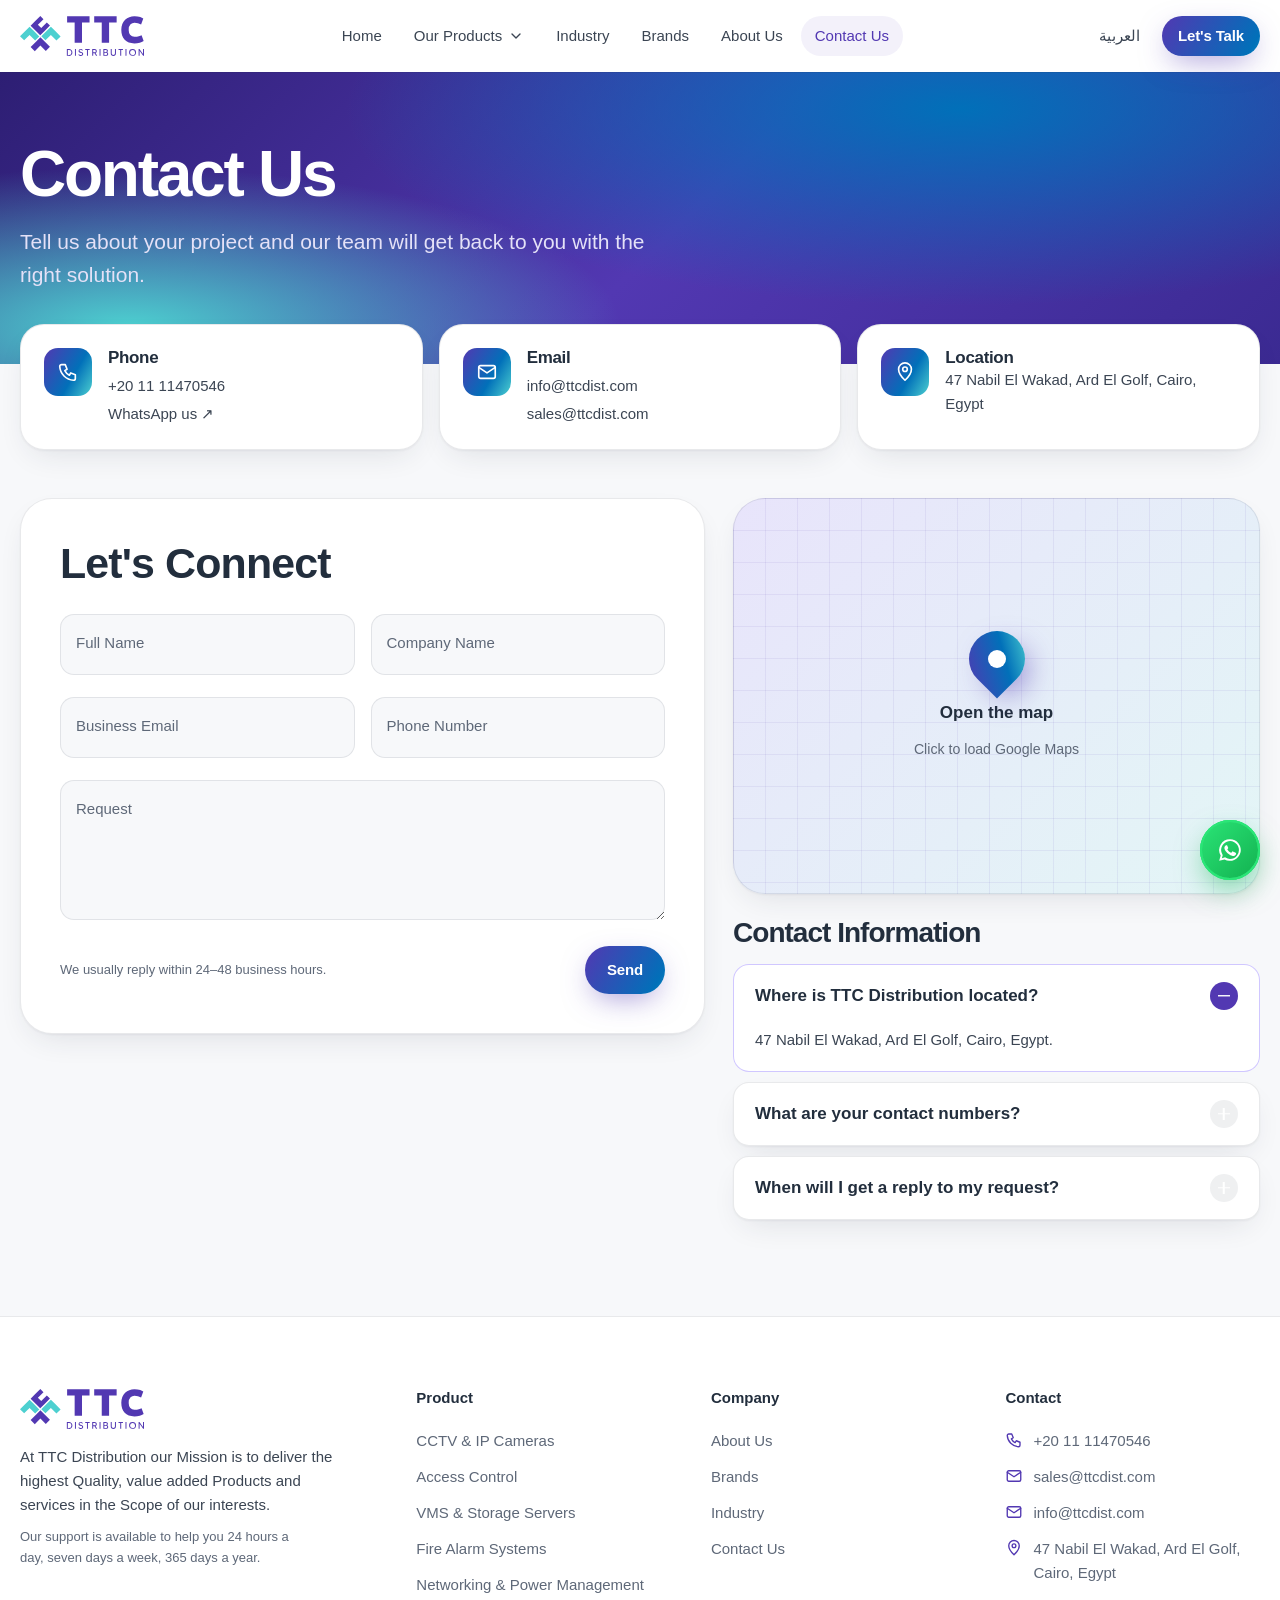
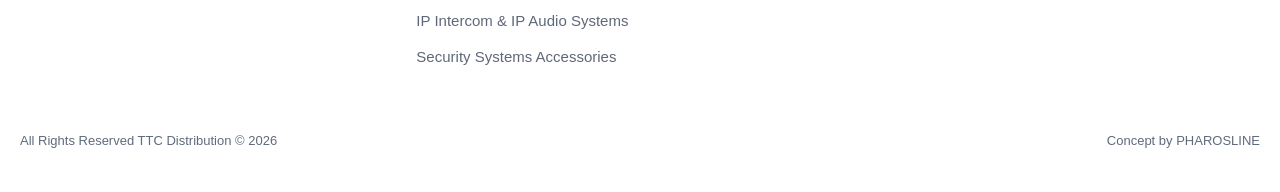
<file: contact.html>
<!doctype html>
<html lang="en" dir="ltr" class="js">
<head>
  <meta charset="utf-8">
  <meta name="viewport" content="width=device-width, initial-scale=1, viewport-fit=cover">
  <title>Contact Us - TTC Distribution</title>
  <meta name="description" content="Contact TTC Distribution: phone and WhatsApp +20 11 11470546, sales@ttcdist.com, 47 Nabil El Wakad, Ard El Golf, Cairo, Egypt.">
  <meta name="theme-color" content="#5238B2">
  <link rel="alternate" hreflang="en" href="https://ttcdist.com/contact-us/">
  <link rel="alternate" hreflang="ar" href="https://ttcdist.com/ar/%D8%A7%D8%AA%D8%B5%D9%84-%D8%A8%D9%86%D8%A7/">
  <link rel="icon" href="assets/img/ttc-logo.svg" type="image/svg+xml">
  <style data-inline>:root{--violet-300:#A796E6;--violet-400:#6E55D6;--violet-500:#5238B2;--violet-600:#452E9A;--violet-700:#35237A;--teal-300:#9BE6E6;--teal-400:#4DD0D0;--teal-500:#2BB3B3;--blue-400:#2B8ED0;--blue-500:#0170B9;--navy-900:#222E3D;--navy-800:#3B4553;--bg:#F7F8FA;--bg-alt:#EEF1F8;--surface:#FFFFFF;--fg:#222E3D;--fg-rgb:34,46,61;--ink-300:#3B4553;--ink-400:#5E6878;--ink-500:#5F6B7D;--white:var(--fg);--line:rgba(34,46,61,.10);--grad-brand:linear-gradient(120deg,#5238B2 0%,#0170B9 60%,#4DD0D0 100%);--grad-text:linear-gradient(100deg,#5238B2 0%,#0170B9 55%,#2BB3B3 100%);--grad-glow:radial-gradient(60% 60% at 50% 40%,rgba(82,56,178,.16) 0%,rgba(1,112,185,.06) 45%,transparent 75%);--grad-card:linear-gradient(180deg,#FFFFFF 0%,#FAFBFE 100%);--grad-hero:radial-gradient(80% 90% at 75% 30%,#0170B9 0%,transparent 60%),radial-gradient(70% 80% at 10% 90%,#4DD0D0 0%,transparent 55%),linear-gradient(135deg,#2A1C6E 0%,#5238B2 55%,#3B2A92 100%);--font-sans:-apple-system,BlinkMacSystemFont,"SF Pro Display","SF Pro Text","Segoe UI",Roboto,"Helvetica Neue",Arial,sans-serif;--font-ar:-apple-system,BlinkMacSystemFont,"SF Arabic","Segoe UI","Noto Sans Arabic",Tahoma,sans-serif;--font-mono:ui-monospace,"SF Mono",Menlo,Consolas,monospace;--fs-xs:0.8125rem;--fs-sm:0.9375rem;--fs-base:1.0625rem;--fs-lg:clamp(1.125rem,1.05rem + .35vw,1.3125rem);--fs-xl:clamp(1.375rem,1.2rem + .8vw,1.75rem);--fs-2xl:clamp(1.75rem,1.4rem + 1.6vw,2.75rem);--fs-3xl:clamp(2.25rem,1.6rem + 3vw,4rem);--fs-hero:clamp(2.75rem,1.5rem + 6vw,6.5rem);--lh-tight:1.05;--lh-snug:1.2;--lh-body:1.6;--tracking-tight:-0.035em;--tracking-snug:-0.02em;--s-1:4px;--s-2:8px;--s-3:12px;--s-4:16px;--s-5:24px;--s-6:32px;--s-7:48px;--s-8:64px;--s-9:96px;--s-10:144px;--r-sm:10px;--r-md:16px;--r-lg:24px;--r-xl:32px;--r-full:999px;--shadow-1:0 1px 2px rgba(34,46,61,.06),0 8px 24px rgba(34,46,61,.08);--shadow-card:0 1px 2px rgba(34,46,61,.05),0 12px 32px -12px rgba(34,46,61,.14);--shadow-glow:0 10px 30px -8px rgba(82,56,178,.55);--ease-out:cubic-bezier(.16,1,.3,1);--ease-in-out:cubic-bezier(.65,0,.35,1);--dur-1:150ms;--dur-2:300ms;--dur-3:600ms;--container:1240px;--header-h:72px}.theme-dark{--bg:#1C1452;--surface:rgba(255,255,255,.06);--fg:#FFFFFF;--fg-rgb:255,255,255;--ink-300:#E4E1F7;--ink-400:#BDB6E6;--ink-500:#9C93D6;--white:#FFFFFF;--line:rgba(255,255,255,.14);--grad-text:linear-gradient(100deg,#FFFFFF 0%,#C9BEFF 45%,#9BE6E6 100%);--grad-card:linear-gradient(180deg,rgba(255,255,255,.08),rgba(255,255,255,.03));color:var(--ink-300)}*,*::before,*::after{box-sizing:border-box;margin:0;padding:0}html{-webkit-text-size-adjust:100%;scroll-padding-top:calc(var(--header-h) + 16px);background:var(--bg)}body{font-family:var(--font-sans);font-size:var(--fs-base);line-height:var(--lh-body);color:var(--ink-300);background:var(--bg);-webkit-font-smoothing:antialiased;-moz-osx-font-smoothing:grayscale;overflow-x:hidden}html[lang="ar"] body{font-family:var(--font-ar)}img,svg,canvas{display:block;max-width:100%}a{color:inherit;text-decoration:none}button{font:inherit;color:inherit;background:none;border:0;cursor:pointer}h1,h2,h3,h4{color:var(--white);font-weight:600;letter-spacing:var(--tracking-snug);line-height:var(--lh-snug)}:focus-visible{outline:2px solid var(--teal-400);outline-offset:3px;border-radius:6px}::selection{background:var(--violet-500);color:var(--fg)}body.is-locked{overflow:hidden}.container{width:min(100% - 40px,var(--container));margin-inline:auto}.skip-link{position:absolute;inset-inline-start:16px;top:-60px;z-index:200;background:var(--white);color:var(--surface);padding:10px 16px;border-radius:var(--r-sm);font-weight:600;transition:top var(--dur-2) var(--ease-out)}.skip-link:focus{top:12px}.sr-only{position:absolute;width:1px;height:1px;overflow:hidden;clip:rect(0 0 0 0);white-space:nowrap}.eyebrow{display:inline-flex;align-items:center;gap:8px;font-size:var(--fs-xs);font-weight:600;letter-spacing:.14em;text-transform:uppercase;color:var(--teal-300)}.eyebrow::before{content:"";width:6px;height:6px;border-radius:50%;background:var(--teal-400);box-shadow:0 0 12px var(--teal-400)}.grad-text{background:var(--grad-text);-webkit-background-clip:text;background-clip:text;color:transparent}.h-display{font-size:var(--fs-hero);line-height:var(--lh-tight);letter-spacing:var(--tracking-tight);font-weight:700}.h-section{font-size:var(--fs-3xl);line-height:1.08;letter-spacing:var(--tracking-tight);font-weight:700}.lead{font-size:var(--fs-lg);color:var(--ink-300);max-width:60ch}.btn{--h:48px;display:inline-flex;align-items:center;justify-content:center;gap:10px;min-height:var(--h);padding:0 22px;border-radius:var(--r-full);font-size:var(--fs-sm);font-weight:600;letter-spacing:-.01em;white-space:nowrap;transition:transform var(--dur-2) var(--ease-out),box-shadow var(--dur-2) var(--ease-out),background var(--dur-2)}.btn svg{width:18px;height:18px}.btn--primary{background:var(--grad-brand);background-size:160% 100%;color:var(--fg);box-shadow:var(--shadow-glow)}.btn--primary:hover{transform:translateY(-2px);background-position:100% 0}.btn--ghost{background:rgba(var(--fg-rgb),.06);color:var(--white);box-shadow:inset 0 0 0 1px rgba(var(--fg-rgb),.14)}.btn--ghost:hover{background:rgba(var(--fg-rgb),.12)}.btn--sm{--h:40px;padding:0 16px}.btn:active{transform:scale(.98)}.header{position:fixed;inset:0 0 auto;z-index:100;height:var(--header-h);transition:background var(--dur-2),box-shadow var(--dur-2),transform var(--dur-3) var(--ease-out)}.header.is-scrolled{background:rgba(5,7,13,.72);-webkit-backdrop-filter:saturate(180%) blur(20px);backdrop-filter:saturate(180%) blur(20px);box-shadow:0 1px 0 rgba(var(--fg-rgb),.06)}.header.is-hidden{transform:translateY(-100%)}.header__inner{height:100%;display:flex;align-items:center;justify-content:space-between;gap:24px}.logo{display:flex;align-items:center;gap:10px;color:var(--fg);font-weight:700;letter-spacing:-.02em}.logo svg{width:34px;height:34px}.logo small{display:block;font-size:10px;letter-spacing:.32em;color:var(--ink-400);font-weight:600}.nav{display:flex;align-items:center;gap:4px}.nav a{padding:8px 14px;border-radius:var(--r-full);font-size:var(--fs-sm);color:var(--ink-300);transition:color var(--dur-1),background var(--dur-1)}.nav a:hover,.nav a[aria-current="page"]{color:var(--fg);background:rgba(var(--fg-rgb),.06)}.header__actions{display:flex;align-items:center;gap:10px}.lang{font-size:var(--fs-sm);color:var(--ink-300);padding:8px 12px;border-radius:var(--r-full)}.lang:hover{color:var(--fg)}.burger{display:none;width:44px;height:44px;border-radius:12px;place-items:center;background:rgba(var(--fg-rgb),.06)}.burger span{display:block;width:18px;height:1.5px;background:#fff;border-radius:2px;transition:transform var(--dur-2) var(--ease-out)}.burger span+span{margin-top:5px}@media (max-width:960px){.nav,.header__actions .lang,.header__actions .btn{display:none}.burger{display:grid}}.drawer{position:fixed;inset:0;z-index:150;visibility:hidden;pointer-events:none}.drawer.is-open{visibility:visible;pointer-events:auto}.drawer__scrim{position:absolute;inset:0;background:rgba(3,5,10,.6);-webkit-backdrop-filter:blur(6px);backdrop-filter:blur(6px);opacity:0;transition:opacity var(--dur-2)}.drawer.is-open .drawer__scrim{opacity:1}.drawer__panel{position:absolute;inset-block:0;inset-inline-end:0;width:min(88vw,380px);background:var(--surface);box-shadow:-20px 0 60px rgba(0,0,0,.5);display:flex;flex-direction:column;padding:16px 20px 28px;transform:translateX(100%);transition:transform 420ms var(--ease-out);overflow-y:auto;overscroll-behavior:contain}html[dir="rtl"] .drawer__panel{transform:translateX(-100%)}.drawer.is-open .drawer__panel{transform:none}.drawer__top{display:flex;align-items:center;justify-content:space-between;height:52px;margin-bottom:12px}.drawer__close{width:44px;height:44px;border-radius:12px;display:grid;place-items:center;background:rgba(var(--fg-rgb),.06)}.drawer__close svg{width:20px;height:20px}.drawer__nav a,.drawer__nav button{display:flex;align-items:center;justify-content:space-between;width:100%;min-height:56px;font-size:1.25rem;font-weight:600;color:var(--fg);letter-spacing:-.02em;border-bottom:1px solid rgba(var(--fg-rgb),.06);text-align:start}.drawer__nav button svg{width:20px;height:20px;transition:transform var(--dur-2) var(--ease-out)}.drawer__nav button[aria-expanded="true"] svg{transform:rotate(180deg)}.drawer__sub{display:grid;grid-template-rows:0fr;transition:grid-template-rows var(--dur-2) var(--ease-out)}.drawer__sub.is-open{grid-template-rows:1fr}.drawer__sub>div{overflow:hidden}.drawer__sub a{min-height:48px;font-size:1rem;font-weight:500;color:var(--ink-300);padding-inline-start:12px;border-bottom:0}.drawer__foot{margin-top:auto;padding-top:24px;display:grid;gap:12px}.hero{position:relative;min-height:100svh;display:grid;align-items:center;overflow:hidden;isolation:isolate}.hero__canvas{position:absolute;inset:0;z-index:-1;width:100%;height:100%}.hero__glow{position:absolute;inset:-20% -10% auto;height:120%;background:var(--grad-glow);z-index:-2;pointer-events:none}.hero__grid{position:absolute;inset:0;z-index:-2;opacity:.35;pointer-events:none;background-image:linear-gradient(rgba(var(--fg-rgb),.04) 1px,transparent 1px),linear-gradient(90deg,rgba(var(--fg-rgb),.04) 1px,transparent 1px);background-size:64px 64px;mask-image:radial-gradient(70% 60% at 50% 40%,#000 30%,transparent 80%)}.hero__content{padding-top:calc(var(--header-h) + 40px);padding-bottom:120px;max-width:760px;position:relative}.hero__content .lead{margin-top:24px}.hero__cta{display:flex;flex-wrap:wrap;gap:12px;margin-top:36px}.hero__stats{display:flex;flex-wrap:wrap;gap:36px;margin-top:56px}.stat b{display:block;font-size:var(--fs-2xl);color:var(--fg);font-weight:700;letter-spacing:var(--tracking-tight);line-height:1}.stat span{font-size:var(--fs-xs);color:var(--ink-400);letter-spacing:.04em}.hero__scroll{position:absolute;bottom:28px;left:50%;translate:-50% 0;font-size:var(--fs-xs);color:var(--ink-400);display:grid;justify-items:center;gap:10px}.hero__scroll i{width:1px;height:42px;background:linear-gradient(var(--teal-400),transparent);animation:drip 2s var(--ease-in-out) infinite}@keyframes drip{0%{transform:scaleY(0);transform-origin:top}50%{transform:scaleY(1);transform-origin:top}51%{transform-origin:bottom}100%{transform:scaleY(0);transform-origin:bottom}}@media (max-width:960px){.hero{align-items:end}.hero__content{padding-bottom:96px}.hero__stats{gap:24px}}.section{padding-block:var(--s-10);position:relative}.section__head{display:grid;gap:16px;margin-bottom:var(--s-8);max-width:780px}.section__head--center{margin-inline:auto;text-align:center;justify-items:center}@media (max-width:720px){.section{padding-block:var(--s-9)}}.brands{padding-block:40px;border-block:1px solid rgba(var(--fg-rgb),.06);overflow:hidden;mask-image:linear-gradient(90deg,transparent,#000 12%,#000 88%,transparent)}.brands__track{display:flex;gap:72px;width:max-content;animation:marquee 38s linear infinite}.brands__track span{font-size:1.5rem;font-weight:700;color:var(--ink-500);letter-spacing:-.02em;white-space:nowrap}@keyframes marquee{to{transform:translateX(-50%)}}.bento{display:grid;grid-template-columns:repeat(6,1fr);gap:16px}.tile{position:relative;grid-column:span 2;min-height:300px;border-radius:var(--r-lg);padding:28px;background:var(--grad-card);box-shadow:inset 0 0 0 1px rgba(var(--fg-rgb),.07);overflow:hidden;display:flex;flex-direction:column;justify-content:flex-end;transition:transform var(--dur-3) var(--ease-out),box-shadow var(--dur-2)}.tile:hover{transform:translateY(-4px);box-shadow:inset 0 0 0 1px rgba(139,116,255,.45),0 30px 60px -30px rgba(106,75,255,.6)}.tile--wide{grid-column:span 4}.tile--tall{grid-row:span 2}.tile h3{font-size:var(--fs-xl)}.tile p{font-size:var(--fs-sm);color:var(--ink-400);margin-top:8px;max-width:42ch}.tile__icon{position:absolute;top:24px;inset-inline-start:24px;width:48px;height:48px;border-radius:14px;display:grid;place-items:center;background:rgba(106,75,255,.16);color:var(--violet-300)}.tile__icon svg{width:24px;height:24px}.tile__arrow{position:absolute;top:24px;inset-inline-end:24px;width:40px;height:40px;border-radius:50%;display:grid;place-items:center;background:rgba(var(--fg-rgb),.06);transition:transform var(--dur-2) var(--ease-out),background var(--dur-2)}.tile:hover .tile__arrow{transform:rotate(-45deg);background:var(--violet-500)}.tile__canvas{position:absolute;inset:0 0 35% 0;width:100%;height:65%;pointer-events:none}.tile__orb{position:absolute;width:260px;height:260px;border-radius:50%;filter:blur(60px);opacity:.45;top:-60px;inset-inline-end:-60px;background:var(--violet-500)}.tile__orb--teal{background:var(--teal-500)}.tile__orb--blue{background:var(--blue-500)}@media (max-width:960px){.bento{grid-template-columns:1fr 1fr}.tile,.tile--wide{grid-column:span 2}.tile--tall{grid-row:auto}}@media (min-width:600px) and (max-width:960px){.tile{grid-column:span 1}.tile--wide{grid-column:span 2}}.story{position:relative}.story__pin{height:100svh;display:grid;grid-template-columns:1fr 1fr;align-items:center;gap:48px}.story__stage{position:relative;aspect-ratio:1;max-height:72svh;justify-self:center;width:100%}.story__stage canvas{width:100%;height:100%}.story__steps{position:relative;height:280px}.story__step{position:absolute;inset:0;opacity:0}.story__step h3{font-size:var(--fs-2xl);letter-spacing:var(--tracking-tight)}.story__step p{margin-top:14px;font-size:var(--fs-lg);max-width:44ch}.story__step .num{font-family:var(--font-mono);color:var(--teal-300);font-size:var(--fs-sm);margin-bottom:12px;display:block}.story__progress{display:flex;gap:8px;margin-top:24px}.story__progress i{height:3px;flex:1;border-radius:3px;background:rgba(var(--fg-rgb),.1);overflow:hidden;position:relative}.story__progress i b{position:absolute;inset:0;background:var(--grad-brand);transform:scaleX(0);transform-origin:left}@media (max-width:960px){.story__pin{grid-template-columns:1fr;grid-template-rows:55svh auto;gap:8px;align-content:center}.story__stage{max-height:55svh;aspect-ratio:auto;height:100%}.story__steps{height:220px}}.numbers{display:grid;grid-template-columns:repeat(4,1fr);gap:1px;background:rgba(var(--fg-rgb),.07);border-radius:var(--r-lg);overflow:hidden}.numbers div{background:var(--bg);padding:40px 28px}.numbers b{display:block;font-size:var(--fs-3xl);font-weight:700;color:var(--fg);letter-spacing:var(--tracking-tight);line-height:1}.numbers span{display:block;margin-top:12px;font-size:var(--fs-sm);color:var(--ink-400)}@media (max-width:720px){.numbers{grid-template-columns:1fr 1fr}.numbers div{padding:28px 20px}}.industries{display:grid;grid-template-columns:repeat(auto-fill,minmax(220px,1fr));gap:12px}.chip-card{padding:22px;border-radius:var(--r-md);background:var(--grad-card);box-shadow:inset 0 0 0 1px rgba(var(--fg-rgb),.07);display:flex;align-items:center;gap:14px;color:var(--fg);font-weight:600}.chip-card svg{width:22px;height:22px;color:var(--teal-300);flex:none}.cta{position:relative;border-radius:var(--r-xl);padding:clamp(40px,6vw,88px);overflow:hidden;isolation:isolate;background:linear-gradient(135deg,var(--violet-700),var(--ink-850) 60%);box-shadow:inset 0 0 0 1px rgba(var(--fg-rgb),.08)}.cta::before{content:"";position:absolute;inset:auto -20% -60% 30%;height:140%;background:radial-gradient(closest-side,rgba(63,232,218,.35),transparent);z-index:-1}.cta h2{font-size:var(--fs-3xl);letter-spacing:var(--tracking-tight);max-width:18ch}.cta p{margin-top:16px;max-width:52ch}.cta .hero__cta{margin-top:32px}.footer{padding-block:72px 40px;border-top:1px solid rgba(var(--fg-rgb),.06);margin-top:var(--s-9)}.footer__grid{display:grid;grid-template-columns:1.4fr repeat(3,1fr);gap:40px}.footer h4{font-size:var(--fs-sm);color:var(--fg);margin-bottom:16px}.footer li{list-style:none}.footer li a{display:inline-block;padding:6px 0;font-size:var(--fs-sm);color:var(--ink-400)}.footer li a:hover{color:var(--fg)}.footer__bottom{display:flex;justify-content:space-between;flex-wrap:wrap;gap:12px;margin-top:56px;font-size:var(--fs-xs);color:var(--ink-500)}@media (max-width:820px){.footer__grid{grid-template-columns:1fr 1fr}.footer__grid>div:first-child{grid-column:1/-1}}.fab{position:fixed;inset-inline-end:20px;bottom:calc(20px + env(safe-area-inset-bottom));z-index:90;width:56px;height:56px;border-radius:50%;display:grid;place-items:center;background:#25D366;color:var(--fg);box-shadow:0 10px 30px rgba(37,211,102,.35);transition:transform var(--dur-2) var(--ease-out)}.fab:hover{transform:scale(1.06)}.fab svg{width:26px;height:26px}.page-hero{padding-top:calc(var(--header-h) + 72px);padding-bottom:48px;position:relative;overflow:hidden}.page-hero::before{content:"";position:absolute;inset:-40% -10% auto;height:120%;background:var(--grad-glow);z-index:-1}.crumbs{display:flex;gap:8px;font-size:var(--fs-xs);color:var(--ink-400);margin-bottom:20px;flex-wrap:wrap}.crumbs a:hover{color:var(--fg)}.crumbs span[aria-current]{color:var(--ink-300)}.catalog{display:grid;grid-template-columns:260px 1fr;gap:40px;align-items:start}.filters{position:sticky;top:calc(var(--header-h) + 20px);display:grid;gap:28px}.filters h3{font-size:var(--fs-xs);text-transform:uppercase;letter-spacing:.14em;color:var(--ink-400);margin-bottom:12px;font-weight:600}.search{position:relative}.search input{width:100%;height:48px;border-radius:var(--r-full);border:0;background:rgba(var(--fg-rgb),.06);color:var(--fg);padding:0 18px 0 44px;font:inherit;font-size:var(--fs-sm);box-shadow:inset 0 0 0 1px rgba(var(--fg-rgb),.08)}.search input:focus{outline:none;box-shadow:inset 0 0 0 1.5px var(--violet-400)}.search svg{position:absolute;left:16px;top:50%;translate:0 -50%;width:18px;height:18px;color:var(--ink-400)}.chips{display:flex;flex-wrap:wrap;gap:8px}.chip{min-height:38px;padding:0 14px;border-radius:var(--r-full);font-size:var(--fs-sm);background:rgba(var(--fg-rgb),.05);color:var(--ink-300);box-shadow:inset 0 0 0 1px rgba(var(--fg-rgb),.08);transition:all var(--dur-1)}.chip:hover{color:var(--fg)}.chip[aria-pressed="true"]{background:var(--violet-500);color:var(--fg);box-shadow:none}.catalog__bar{display:flex;justify-content:space-between;align-items:center;margin-bottom:20px;font-size:var(--fs-sm);color:var(--ink-400)}.grid{display:grid;grid-template-columns:repeat(auto-fill,minmax(260px,1fr));gap:16px}.card{position:relative;border-radius:var(--r-lg);background:var(--grad-card);box-shadow:inset 0 0 0 1px rgba(var(--fg-rgb),.07);overflow:hidden;display:flex;flex-direction:column;transition:transform var(--dur-3) var(--ease-out),box-shadow var(--dur-2)}.card:hover{transform:translateY(-4px);box-shadow:inset 0 0 0 1px rgba(139,116,255,.45),0 30px 60px -30px rgba(106,75,255,.55)}.card__media{position:relative;aspect-ratio:4/3;background:radial-gradient(60% 60% at 50% 45%,rgba(106,75,255,.25),transparent 70%)}.card__media canvas{width:100%;height:100%}.card__badge{position:absolute;top:14px;inset-inline-start:14px;font-size:11px;font-weight:600;letter-spacing:.06em;padding:5px 10px;border-radius:var(--r-full);background:rgba(5,7,13,.6);color:var(--teal-300);-webkit-backdrop-filter:blur(8px);backdrop-filter:blur(8px)}.card__3d{position:absolute;top:14px;inset-inline-end:14px;font-size:11px;font-weight:700;padding:5px 9px;border-radius:var(--r-full);background:rgba(106,75,255,.25);color:var(--violet-300)}.card__body{padding:20px 22px 22px;display:grid;gap:6px;flex:1}.card__body h3{font-size:var(--fs-lg);letter-spacing:-.02em}.card__body p{font-size:var(--fs-sm);color:var(--ink-400)}.card__specs{display:flex;flex-wrap:wrap;gap:6px;margin-top:8px}.card__specs span{font-size:12px;padding:4px 9px;border-radius:8px;background:rgba(var(--fg-rgb),.05);color:var(--ink-300)}.card__foot{display:flex;justify-content:space-between;align-items:center;margin-top:14px}.card__link{font-size:var(--fs-sm);font-weight:600;color:var(--fg);display:inline-flex;gap:6px;align-items:center}.card__link::after{content:"";position:absolute;inset:0}.rfq-add{position:relative;z-index:2;width:40px;height:40px;border-radius:50%;display:grid;place-items:center;background:rgba(var(--fg-rgb),.07);transition:background var(--dur-1)}.rfq-add:hover{background:var(--violet-500)}.rfq-add[aria-pressed="true"]{background:var(--teal-500);color:var(--ink-950)}.rfq-add svg{width:18px;height:18px}.empty{padding:60px;text-align:center;color:var(--ink-400);grid-column:1/-1}.filters__toggle{display:none}@media (max-width:960px){.catalog{grid-template-columns:1fr}.filters{position:static;display:none}.filters.is-open{display:grid}.filters__toggle{display:inline-flex}}.rfq-bar{position:fixed;left:50%;bottom:calc(20px + env(safe-area-inset-bottom));translate:-50% 140%;z-index:95;display:flex;align-items:center;gap:16px;padding:10px 10px 10px 22px;border-radius:var(--r-full);background:rgba(15,22,38,.85);-webkit-backdrop-filter:blur(18px);backdrop-filter:blur(18px);box-shadow:inset 0 0 0 1px rgba(var(--fg-rgb),.1),0 20px 50px rgba(0,0,0,.5);transition:translate var(--dur-3) var(--ease-out);color:var(--fg);font-size:var(--fs-sm)}.rfq-bar.is-visible{translate:-50% 0}@media (max-width:600px){.rfq-bar{width:calc(100% - 100px);left:20px;translate:0 140%}.rfq-bar.is-visible{translate:0 0}}.pdp{display:grid;grid-template-columns:1.15fr 1fr;gap:56px;align-items:start;padding-top:calc(var(--header-h) + 32px)}.viewer{position:sticky;top:calc(var(--header-h) + 20px);aspect-ratio:1;border-radius:var(--r-xl);overflow:hidden;background:radial-gradient(70% 70% at 50% 40%,rgba(106,75,255,.28),rgba(10,15,28,1) 75%);box-shadow:inset 0 0 0 1px rgba(var(--fg-rgb),.08);touch-action:none}.viewer canvas{width:100%;height:100%;cursor:grab}.viewer canvas:active{cursor:grabbing}.viewer__ui{position:absolute;inset:auto 16px 16px;display:flex;justify-content:space-between;align-items:center;gap:8px;pointer-events:none}.viewer__ui>*{pointer-events:auto}.views{display:flex;gap:6px;padding:6px;border-radius:var(--r-full);background:rgba(5,7,13,.6);-webkit-backdrop-filter:blur(12px);backdrop-filter:blur(12px)}.views button{min-height:36px;padding:0 12px;border-radius:var(--r-full);font-size:12px;font-weight:600;color:var(--ink-300)}.views button[aria-pressed="true"]{background:#fff;color:var(--surface)}.viewer__hint{position:absolute;top:16px;inset-inline-start:16px;font-size:12px;color:var(--ink-300);padding:6px 12px;border-radius:var(--r-full);background:rgba(5,7,13,.5);display:flex;gap:8px;align-items:center}.viewer__hint svg{width:16px;height:16px}.icon-btn{width:44px;height:44px;border-radius:50%;display:grid;place-items:center;background:rgba(5,7,13,.6);-webkit-backdrop-filter:blur(12px);backdrop-filter:blur(12px)}.icon-btn svg{width:18px;height:18px}.pdp__info h1{font-size:var(--fs-3xl);letter-spacing:var(--tracking-tight);line-height:1.05;margin-top:12px}.pdp__info .lead{margin-top:18px}.pdp__meta{display:flex;gap:10px;flex-wrap:wrap;margin-top:20px}.pdp__meta span{font-size:12px;padding:6px 12px;border-radius:var(--r-full);background:rgba(var(--fg-rgb),.06);color:var(--ink-300)}.pdp__cta{display:flex;gap:12px;flex-wrap:wrap;margin-top:32px}.specs{margin-top:48px;border-radius:var(--r-lg);overflow:hidden;box-shadow:inset 0 0 0 1px rgba(var(--fg-rgb),.08)}.specs h2{font-size:var(--fs-lg);padding:20px 22px;background:rgba(var(--fg-rgb),.03)}.specs dl{display:grid;grid-template-columns:minmax(120px,40%) 1fr}.specs dt,.specs dd{padding:14px 22px;border-top:1px solid rgba(var(--fg-rgb),.06);font-size:var(--fs-sm)}.specs dt{color:var(--ink-400)}.specs dd{color:var(--fg)}.features{display:grid;grid-template-columns:1fr 1fr;gap:12px;margin-top:24px}.feature{padding:18px;border-radius:var(--r-md);background:var(--grad-card);box-shadow:inset 0 0 0 1px rgba(var(--fg-rgb),.07)}.feature b{display:block;color:var(--fg);font-size:var(--fs-sm)}.feature span{font-size:13px;color:var(--ink-400)}.downloads{margin-top:24px;display:grid;gap:10px}.download{display:flex;align-items:center;justify-content:space-between;padding:16px 20px;border-radius:var(--r-md);background:rgba(var(--fg-rgb),.04);box-shadow:inset 0 0 0 1px rgba(var(--fg-rgb),.07);color:var(--fg);font-size:var(--fs-sm);font-weight:500}.download:hover{background:rgba(var(--fg-rgb),.08)}.download small{color:var(--ink-400);font-weight:400;margin-inline-start:8px}@media (max-width:960px){.pdp{grid-template-columns:1fr;gap:28px}.viewer{position:relative;top:0;aspect-ratio:1/1.05}.features{grid-template-columns:1fr}}.js [data-reveal]{opacity:0;transform:translateY(28px)}.split-line{display:block;overflow:hidden;padding-bottom:.06em}.split-line>span{display:inline-block}@media (prefers-reduced-motion:reduce){*,*::before,*::after{animation-duration:.01ms!important;animation-iteration-count:1!important;transition-duration:.01ms!important;scroll-behavior:auto!important}.js [data-reveal]{opacity:1;transform:none}}html[dir="rtl"] h1,html[dir="rtl"] h2,html[dir="rtl"] h3,html[dir="rtl"] h4,html[dir="rtl"] .h-display,html[dir="rtl"] .h-section,html[dir="rtl"] .btn,html[dir="rtl"] .eyebrow,html[dir="rtl"] .stat b,html[dir="rtl"] .numbers b,html[dir="rtl"] .drawer__nav a,html[dir="rtl"] .drawer__nav button{letter-spacing:0}html[dir="rtl"] .eyebrow{text-transform:none;font-size:var(--fs-sm)}html[dir="rtl"] .h-display{line-height:1.25}html[dir="rtl"] .h-section,html[dir="rtl"] .pdp__info h1,html[dir="rtl"] .cta h2{line-height:1.3}html[dir="rtl"] body{line-height:1.8}html[dir="rtl"] .grad-text{padding-bottom:.08em}html[dir="rtl"] .btn svg,html[dir="rtl"] .tile__arrow svg{transform:scaleX(-1)}html[dir="rtl"] .tile:hover .tile__arrow{transform:rotate(45deg)}html[dir="rtl"] .search svg{left:auto;right:16px}html[dir="rtl"] .search input{padding:0 44px 0 18px}html[dir="rtl"] .story__progress i b{transform-origin:right}html[dir="rtl"] .brands__track{animation-direction:reverse}html[dir="rtl"] .hero__content{margin-inline-start:0}@media (max-width:600px){html[dir="rtl"] .rfq-bar{left:auto;right:20px}}.fab{transition:transform var(--dur-3) var(--ease-out),opacity var(--dur-2)}.fab.is-hidden{transform:translateY(120px);opacity:0}@media (max-width:960px){.hero{display:block;min-height:auto}.hero__canvas{position:relative;inset:auto;height:44svh;min-height:300px;margin-top:var(--header-h)}.hero__content{padding-top:0;padding-bottom:64px;margin-top:-12px}.hero__scroll{display:none}.hero__stats{display:grid;grid-template-columns:repeat(3,auto);justify-content:start;gap:28px;margin-top:40px}.tile{min-height:210px}.story__steps{height:270px}.footer li a{display:flex;align-items:center;min-height:44px;padding:0}.crumbs a{padding-block:12px}.catalog__bar span:last-child{display:none}.fab{width:52px;height:52px}}@media (min-width:1400px){.hero>.container,.header__inner{width:min(100% - 8vw,1680px)}.hero__content{max-width:min(760px,46vw)}}.tile{min-height:360px;background:linear-gradient(180deg,rgba(var(--fg-rgb),.05),rgba(var(--fg-rgb),.01)),radial-gradient(120% 80% at 50% 0%,rgba(106,75,255,.12),transparent 60%)}.tile--tall{min-height:520px}.tile .tile__canvas{position:absolute;inset:0 0 auto 0;width:100%;height:68%;z-index:0}.tile--tall .tile__canvas{height:74%}.tile h3,.tile p{position:relative;z-index:1}.tile::after{content:"";position:absolute;inset:auto 0 0 0;height:45%;background:linear-gradient(transparent,var(--surface) 85%);z-index:0;pointer-events:none}.tile__icon,.tile__arrow{z-index:2}@media (max-width:960px){.tile{min-height:330px}.tile--tall{min-height:420px}}.story{background:radial-gradient(60% 70% at 30% 50%,rgba(106,75,255,.18),transparent 70%),radial-gradient(40% 50% at 80% 60%,rgba(63,232,218,.08),transparent 70%)}.story__pin{grid-template-columns:1.25fr 1fr}.story__stage{max-height:82svh}.story__stage::before{content:"";position:absolute;inset:8%;border-radius:50%;background:radial-gradient(closest-side,rgba(139,116,255,.35),rgba(10,124,255,.12) 60%,transparent);filter:blur(8px)}.story__ring{position:absolute;inset:4%;border-radius:50%;border:1px dashed rgba(139,116,255,.35);animation:spin 40s linear infinite;pointer-events:none}.story__ring:nth-child(2){inset:14%;border:1px solid rgba(63,232,218,.18);animation-duration:28s;animation-direction:reverse}.story__ring::after{content:"";position:absolute;top:-4px;left:50%;width:8px;height:8px;border-radius:50%;background:var(--teal-400);box-shadow:0 0 14px var(--teal-400)}@keyframes spin{to{transform:rotate(360deg)}}.story__stage canvas{position:relative;z-index:1}.story__big{position:absolute;inset-inline-end:-2%;bottom:4%;font-size:clamp(120px,16vw,240px);font-weight:800;line-height:1;letter-spacing:-.06em;color:transparent;-webkit-text-stroke:1px rgba(var(--fg-rgb),.09);pointer-events:none;z-index:0;font-family:var(--font-sans)}.story__chips{display:flex;flex-wrap:wrap;gap:8px;margin-top:20px}.story__chips span{font-size:13px;padding:7px 12px;border-radius:var(--r-full);background:rgba(var(--fg-rgb),.06);color:var(--fg);box-shadow:inset 0 0 0 1px rgba(var(--fg-rgb),.08)}.story__steps{height:330px}@media (max-width:960px){.story__pin{grid-template-columns:1fr}.story__steps{height:300px}.story__big{font-size:110px}}.ind-carousel{position:relative}.ind-track{display:grid;grid-auto-flow:column;grid-auto-columns:minmax(300px,calc((100% - 48px)/4));gap:16px;overflow-x:auto;scroll-snap-type:x mandatory;scrollbar-width:none;padding-block:6px 10px;cursor:grab;overscroll-behavior-x:contain}.ind-track::-webkit-scrollbar{display:none}.ind-track.is-dragging{cursor:grabbing;scroll-snap-type:none}.ind-card{scroll-snap-align:start;border-radius:var(--r-lg);overflow:hidden;background:var(--surface);box-shadow:inset 0 0 0 1px rgba(var(--fg-rgb),.08);display:flex;flex-direction:column;transition:transform var(--dur-3) var(--ease-out),box-shadow var(--dur-2);user-select:none}.ind-card:hover{transform:translateY(-6px);box-shadow:inset 0 0 0 1px color-mix(in srgb,var(--c1) 60%,transparent),0 30px 60px -30px var(--c1)}.ind-card__visual{position:relative;height:220px;display:grid;place-items:center;overflow:hidden;color:var(--fg);background:radial-gradient(70% 90% at 30% 20%,color-mix(in srgb,var(--c1) 85%,transparent),transparent 70%),radial-gradient(70% 90% at 80% 100%,color-mix(in srgb,var(--c2) 75%,transparent),transparent 70%),#0b1020}.ind-card__visual::before{content:"";position:absolute;inset:0;opacity:.35;background-image:linear-gradient(rgba(var(--fg-rgb),.12) 1px,transparent 1px),linear-gradient(90deg,rgba(var(--fg-rgb),.12) 1px,transparent 1px);background-size:28px 28px;mask-image:radial-gradient(70% 70% at 50% 50%,#000,transparent)}.ind-card__visual svg{position:relative;width:92px;height:92px;filter:drop-shadow(0 10px 30px rgba(0,0,0,.4));transition:transform var(--dur-3) var(--ease-out)}.ind-card:hover .ind-card__visual svg{transform:scale(1.1) rotate(-4deg)}.ind-card__num{position:absolute;top:16px;inset-inline-start:18px;font-family:var(--font-mono);font-size:13px;color:rgba(var(--fg-rgb),.75)}.ind-card__body{padding:22px 22px 24px;display:grid;gap:10px;flex:1;align-content:start}.ind-card__body h3{font-size:var(--fs-lg)}.ind-card__body p{font-size:var(--fs-sm);color:var(--ink-400)}.ind-card__tags{display:flex;flex-wrap:wrap;gap:6px;list-style:none;margin-top:4px}.ind-card__tags li{font-size:12px;padding:4px 10px;border-radius:var(--r-full);background:rgba(var(--fg-rgb),.06);color:var(--ink-300)}.ind-nav{display:flex;align-items:center;justify-content:space-between;gap:24px;margin-top:28px}.ind-dots{flex:1;height:3px;border-radius:3px;background:rgba(var(--fg-rgb),.08);position:relative;overflow:hidden;max-width:420px}.ind-dots i{position:absolute;inset-block:0;inset-inline-start:0;width:25%;border-radius:3px;background:var(--grad-brand);transition:inset-inline-start var(--dur-2) var(--ease-out)}.ind-arrows{display:flex;gap:10px}.ind-btn{width:52px;height:52px;border-radius:50%;display:grid;place-items:center;background:rgba(var(--fg-rgb),.06);box-shadow:inset 0 0 0 1px rgba(var(--fg-rgb),.1);transition:background var(--dur-1),transform var(--dur-2)}.ind-btn:hover{background:var(--violet-500);transform:scale(1.05)}.ind-btn:disabled{opacity:.35;pointer-events:none}.ind-btn svg{width:20px;height:20px}html[dir="rtl"] .ind-btn svg{transform:scaleX(-1)}@media (max-width:960px){.ind-track{grid-auto-columns:82%}.ind-card__visual{height:190px}}.cta{display:grid;grid-template-columns:1.1fr 1fr;align-items:center;gap:24px}.cta__visual{position:relative;height:420px}.cta__canvas{width:100%;height:100%}.cta__badge{position:absolute;padding:12px 16px;border-radius:16px;background:rgba(10,15,28,.7);-webkit-backdrop-filter:blur(14px);backdrop-filter:blur(14px);box-shadow:inset 0 0 0 1px rgba(var(--fg-rgb),.12),0 20px 40px rgba(0,0,0,.35);animation:float 6s var(--ease-in-out) infinite}.cta__badge b{display:block;color:var(--fg);font-size:var(--fs-xl);line-height:1.1}.cta__badge span{font-size:12px;color:var(--ink-300)}.cta__badge--0{top:8%;inset-inline-start:0}.cta__badge--1{bottom:12%;inset-inline-start:6%;animation-delay:-2s}.cta__badge--2{top:40%;inset-inline-end:0;animation-delay:-4s}@keyframes float{50%{transform:translateY(-10px)}}@media (max-width:960px){.cta{grid-template-columns:1fr}.cta__visual{height:320px}}html{overflow-x:clip}.story,.cta{overflow:clip}.story__stage{overflow:visible}.svc{display:grid;grid-template-columns:minmax(280px,380px) 1fr;gap:20px;align-items:stretch}.svc-tabs{display:grid;gap:6px;align-content:start}.svc-tab{position:relative;display:flex;align-items:center;gap:14px;min-height:64px;padding:12px 16px;border-radius:var(--r-md);text-align:start;color:var(--ink-400);font-weight:600;font-size:var(--fs-sm);overflow:hidden;transition:background var(--dur-2),color var(--dur-2)}.svc-tab:hover{color:var(--fg);background:rgba(var(--fg-rgb),.04)}.svc-tab[aria-selected="true"]{color:var(--fg);background:var(--grad-card);box-shadow:inset 0 0 0 1px rgba(139,116,255,.35)}.svc-tab__icon{flex:none;width:40px;height:40px;border-radius:12px;display:grid;place-items:center;background:rgba(var(--fg-rgb),.05);transition:background var(--dur-2),color var(--dur-2)}.svc-tab[aria-selected="true"] .svc-tab__icon{background:var(--grad-brand);color:var(--fg)}.svc-tab__icon svg{width:20px;height:20px}.svc-tab__bar{position:absolute;inset-inline-start:0;bottom:0;height:2px;width:100%;background:var(--grad-brand);transform:scaleX(0);transform-origin:left}html[dir="rtl"] .svc-tab__bar{transform-origin:right}.svc-panels{position:relative;border-radius:var(--r-xl);background:radial-gradient(80% 90% at 85% 0%,rgba(106,75,255,.22),transparent 60%),var(--surface);box-shadow:inset 0 0 0 1px rgba(var(--fg-rgb),.08);min-height:520px;overflow:hidden}.svc-panel{display:grid;grid-template-columns:200px 1fr;gap:36px;padding:clamp(28px,4vw,52px);height:100%;align-items:start}.svc-panel[hidden]{display:none}.svc-panel__visual{position:relative;aspect-ratio:1;border-radius:var(--r-lg);display:grid;place-items:center;background:radial-gradient(circle at 50% 40%,rgba(139,116,255,.45),rgba(10,124,255,.12) 55%,transparent 75%);box-shadow:inset 0 0 0 1px rgba(var(--fg-rgb),.08)}.svc-panel__visual::before{content:"";position:absolute;inset:12%;border-radius:50%;border:1px dashed rgba(63,232,218,.35);animation:spin 24s linear infinite}.svc-panel__icon{width:44%;height:44%;color:var(--fg);filter:drop-shadow(0 8px 24px rgba(106,75,255,.6))}.svc-panel__num{position:absolute;bottom:10px;inset-inline-end:14px;font-family:var(--font-mono);font-size:12px;color:var(--teal-300)}.svc-panel__text h3{font-size:var(--fs-2xl);letter-spacing:var(--tracking-tight);line-height:1.15}.svc-panel__text p{margin-top:14px;font-size:var(--fs-lg);color:var(--ink-300);max-width:56ch}.svc-chips{display:flex;flex-wrap:wrap;gap:8px;margin-top:22px}.svc-chips span{font-size:13px;padding:8px 14px;border-radius:var(--r-full);background:rgba(var(--fg-rgb),.06);color:var(--fg);box-shadow:inset 0 0 0 1px rgba(var(--fg-rgb),.08)}.calc{display:grid;grid-template-columns:1fr 1fr;gap:14px 18px;margin-top:22px}.calc label{display:grid;grid-template-columns:1fr auto;gap:8px;font-size:13px;color:var(--ink-400);align-items:center}.calc input[type=range]{grid-column:1/-1;accent-color:var(--violet-400);width:100%;height:28px}.calc output{font-weight:700;color:var(--fg);font-size:var(--fs-sm)}.calc select{grid-column:1/-1;height:44px;border-radius:12px;border:0;padding:0 12px;background:rgba(var(--fg-rgb),.06);color:var(--fg);font:inherit;font-size:var(--fs-sm);box-shadow:inset 0 0 0 1px rgba(var(--fg-rgb),.1)}.calc select option{background:var(--surface)}.calc__out{grid-column:1/-1;display:grid;grid-template-columns:1fr 1fr;gap:12px;margin-top:6px}.calc__out div{padding:18px;border-radius:var(--r-md);background:linear-gradient(135deg,rgba(106,75,255,.25),rgba(63,232,218,.1));box-shadow:inset 0 0 0 1px rgba(139,116,255,.3)}.calc__out span{display:block;font-size:12px;color:var(--ink-300)}.calc__out b{display:block;margin-top:6px;font-size:var(--fs-2xl);color:var(--fg);letter-spacing:var(--tracking-tight);line-height:1}.calc__note{grid-column:1/-1;font-size:12px;color:var(--ink-500);margin:0!important}@media (max-width:960px){.svc{grid-template-columns:1fr}.svc-tabs{grid-auto-flow:column;grid-auto-columns:max-content;overflow-x:auto;scrollbar-width:none;padding-bottom:4px;scroll-snap-type:x mandatory}.svc-tabs::-webkit-scrollbar{display:none}.svc-tab{min-height:52px;scroll-snap-align:start;white-space:nowrap}.svc-panel{grid-template-columns:1fr;gap:20px}.svc-panel__visual{width:120px}.svc-panels{min-height:0}.calc{grid-template-columns:1fr}}.faq{display:grid;grid-template-columns:1fr 1.4fr;gap:48px;align-items:start}.faq .section__head{position:sticky;top:calc(var(--header-h) + 24px)}.faq__list{display:grid;gap:10px}.faq__item{border-radius:var(--r-md);background:var(--grad-card);box-shadow:inset 0 0 0 1px rgba(var(--fg-rgb),.08);transition:box-shadow var(--dur-2)}.faq__item[open]{box-shadow:inset 0 0 0 1px rgba(139,116,255,.4)}.faq__item summary{list-style:none;cursor:pointer;display:flex;justify-content:space-between;align-items:center;gap:16px;min-height:64px;padding:16px 22px;color:var(--fg);font-weight:600}.faq__item summary::-webkit-details-marker{display:none}.faq__item summary span{position:relative;flex:none;width:28px;height:28px;border-radius:50%;background:rgba(var(--fg-rgb),.07)}.faq__item summary span::before,.faq__item summary span::after{content:"";position:absolute;left:50%;top:50%;width:12px;height:1.5px;background:#fff;translate:-50% -50%;transition:transform var(--dur-2) var(--ease-out)}.faq__item summary span::after{transform:rotate(90deg)}.faq__item[open] summary span{background:var(--violet-500)}.faq__item[open] summary span::after{transform:rotate(0)}.faq__a{padding:0 22px 20px;color:var(--ink-300);font-size:var(--fs-sm);max-width:70ch}@media (max-width:960px){.faq{grid-template-columns:1fr;gap:0}.faq .section__head{position:static}}.calc select,.calc select option{unicode-bidi:plaintext}html,body{background:var(--bg)}body{color:var(--ink-300)}.btn--primary,.chip[aria-pressed="true"],.svc-tab[aria-selected="true"] .svc-tab__icon,.ind-card__visual,.ind-card__visual *,.tile:hover .tile__arrow,.ind-btn:hover,.faq__item[open] summary span,.fab,.rfq-add:hover,.card__3d,.skip-link{color:#fff}.faq__item[open] summary span::before,.faq__item[open] summary span::after{background:#fff}.skip-link{background:var(--violet-500)}.header{background:rgba(255,255,255,.92);-webkit-backdrop-filter:saturate(180%) blur(16px);backdrop-filter:saturate(180%) blur(16px);box-shadow:0 1px 0 var(--line)}.header.is-scrolled{background:rgba(255,255,255,.96);box-shadow:0 6px 24px -12px rgba(34,46,61,.25)}.logo img{height:40px;width:auto}.nav a{color:var(--ink-300);font-weight:500}.nav a:hover,.nav a[aria-current="page"]{color:var(--violet-500);background:rgba(82,56,178,.07)}.lang{color:var(--ink-300)}.lang:hover{color:var(--violet-500)}.burger{background:rgba(82,56,178,.08)}.burger span{background:var(--violet-500)}.hero.theme-dark{background:var(--grad-hero);margin-top:var(--header-h)}.hero.theme-dark .hero__glow{display:none}.hero .hero__content{padding-top:56px}.cta.theme-dark{background:var(--grad-hero)}.cta.theme-dark::before{opacity:.5}.theme-dark .btn--ghost{background:rgba(255,255,255,.12);color:#fff;box-shadow:inset 0 0 0 1px rgba(255,255,255,.3)}.tile,.card,.ind-card,.chip-card,.faq__item,.feature,.specs,.download{background:var(--surface);box-shadow:var(--shadow-card),inset 0 0 0 1px var(--line)}.tile{background:radial-gradient(120% 80% at 50% 0%,rgba(82,56,178,.08),transparent 60%),var(--surface)}.tile:hover,.card:hover{box-shadow:0 30px 60px -30px rgba(82,56,178,.45),inset 0 0 0 1px rgba(82,56,178,.35)}.tile__icon{background:rgba(82,56,178,.1);color:var(--violet-500)}.tile__orb{opacity:.22}.svc-panels{background:radial-gradient(80% 90% at 85% 0%,rgba(82,56,178,.10),transparent 60%),var(--surface);box-shadow:var(--shadow-card),inset 0 0 0 1px var(--line)}.svc-panel__visual{background:radial-gradient(circle at 50% 40%,#6E55D6,#5238B2 55%,#35237A);box-shadow:var(--shadow-glow)}.svc-tab[aria-selected="true"]{background:var(--surface);box-shadow:var(--shadow-card),inset 0 0 0 1px rgba(82,56,178,.3);color:var(--violet-500)}.svc-tab:hover{color:var(--violet-500)}.calc__out div{background:linear-gradient(135deg,rgba(82,56,178,.10),rgba(77,208,208,.12));box-shadow:inset 0 0 0 1px rgba(82,56,178,.2)}.calc select option{background:#fff;color:var(--fg)}.numbers{background:var(--line)}.numbers div{background:var(--surface)}.brands{border-color:var(--line);background:var(--surface)}.card__badge{background:rgba(255,255,255,.9);color:var(--violet-500);box-shadow:var(--shadow-1)}.card__3d{background:var(--violet-500)}.card__media{background:radial-gradient(60% 60% at 50% 45%,rgba(82,56,178,.12),transparent 70%),var(--bg-alt)}.viewer{background:radial-gradient(70% 70% at 50% 40%,#FFFFFF,#E8EAF6 80%);box-shadow:var(--shadow-card),inset 0 0 0 1px var(--line)}.views,.icon-btn,.viewer__hint{background:rgba(255,255,255,.9);box-shadow:var(--shadow-1);color:var(--ink-300)}.views button[aria-pressed="true"]{background:var(--violet-500);color:#fff}.ind-card__visual{background:radial-gradient(70% 90% at 30% 20%,color-mix(in srgb,var(--c1) 90%,transparent),transparent 70%),radial-gradient(70% 90% at 80% 100%,color-mix(in srgb,var(--c2) 80%,transparent),transparent 70%),#2A1C6E}.ind-btn{background:var(--surface);box-shadow:var(--shadow-1),inset 0 0 0 1px var(--line);color:var(--violet-500)}.ind-btn:hover{background:var(--violet-500)}.story{background:radial-gradient(60% 70% at 30% 50%,rgba(82,56,178,.10),transparent 70%),radial-gradient(40% 50% at 80% 60%,rgba(77,208,208,.10),transparent 70%)}.story__big{-webkit-text-stroke:1.5px rgba(82,56,178,.16)}.story__stage::before{background:radial-gradient(closest-side,rgba(82,56,178,.22),rgba(1,112,185,.08) 60%,transparent)}.story__ring{border-color:rgba(82,56,178,.28)}.drawer__panel{background:var(--surface)}.drawer__nav a,.drawer__nav button{color:var(--fg);border-color:var(--line)}.footer{background:var(--surface);border-color:var(--line)}.eyebrow{color:var(--violet-500)}.eyebrow::before{background:var(--teal-400);box-shadow:0 0 0 4px rgba(77,208,208,.2)}.theme-dark .eyebrow{color:var(--teal-300)}.rfq-bar{background:rgba(255,255,255,.95);color:var(--fg);box-shadow:var(--shadow-1),inset 0 0 0 1px var(--line)}.tile::after{background:linear-gradient(transparent,var(--surface) 80%)}.js [data-reveal]{opacity:0;transform:translateY(28px);transition:opacity .9s var(--ease-out),transform .9s var(--ease-out)}.js [data-reveal].is-in{opacity:1;transform:none}.js [data-stagger]>*{opacity:0;transform:translateY(32px);transition:opacity .9s var(--ease-out),transform .9s var(--ease-out);transition-delay:calc(var(--i,0) * 70ms)}.js [data-stagger].is-in>*{opacity:1;transform:none}.is-split .split-line{display:inline-block;overflow:hidden;vertical-align:bottom;padding-bottom:.08em}.is-split .split-line>span{display:inline-block;animation:rise 1.1s var(--ease-out) both;animation-delay:calc(200ms + var(--i) * 70ms)}@keyframes rise{from{transform:translateY(110%)}}.hero .lead,.hero__cta,.hero__stats{animation:fadeUp 1s var(--ease-out) both}.hero .lead{animation-delay:.45s}.hero__cta{animation-delay:.55s}.hero__stats{animation-delay:.65s}@keyframes fadeUp{from{opacity:0;transform:translateY(20px)}}.is-anim .svc-panel__visual{animation:pop .9s var(--ease-out) both}.is-anim .svc-panel__text>*{animation:fadeUp .8s var(--ease-out) both}.is-anim .svc-panel__text>*:nth-child(2){animation-delay:.07s}.is-anim .svc-panel__text>*:nth-child(3){animation-delay:.14s}@keyframes pop{from{opacity:0;transform:scale(.85) rotate(-8deg)}}.story__big.is-anim{animation:fadeUp .8s var(--ease-out) both}.hero__canvas,.tile__canvas,.story__stage canvas,.cta__canvas,.card__media canvas,.viewer canvas{opacity:0;transition:opacity 1s var(--ease-out)}.is-3d .hero__canvas,.is-3d .tile__canvas,.is-3d .story__stage canvas,.is-3d .cta__canvas,.is-3d .card__media canvas,.is-3d .viewer canvas{opacity:1}.hero::after{content:"";position:absolute;z-index:-1;width:min(46vw,560px);aspect-ratio:1;inset-inline-end:6vw;top:50%;translate:0 -50%;border-radius:50%;background:radial-gradient(circle at 35% 30%,rgba(255,255,255,.6),rgba(77,208,208,.5) 45%,transparent 70%);-webkit-mask:radial-gradient(circle,#000 1.2px,transparent 1.7px) 0 0/12px 12px;mask:radial-gradient(circle,#000 1.2px,transparent 1.7px) 0 0/12px 12px;transition:opacity 1s}.is-3d .hero::after{opacity:0}@media (max-width:960px){.hero::after{inset-inline-end:50%;translate:50% 0;top:24px;width:70vw}}.header__inner{gap:16px}.nav__dd{position:relative}.nav__trigger{display:flex;align-items:center;gap:6px;padding:8px 14px;border-radius:var(--r-full);font-size:var(--fs-sm);font-weight:500;color:var(--ink-300)}.nav__trigger svg{width:16px;height:16px;transition:transform var(--dur-2) var(--ease-out)}.nav__trigger:hover,.nav__dd.is-open .nav__trigger,.nav__trigger[aria-current]{color:var(--violet-500);background:rgba(82,56,178,.07)}.nav__dd.is-open .nav__trigger svg{transform:rotate(180deg)}.mega{position:absolute;top:calc(100% + 12px);inset-inline-start:50%;translate:-50% 8px;width:min(640px,90vw);padding:14px;border-radius:var(--r-lg);background:#fff;box-shadow:0 30px 60px -20px rgba(34,46,61,.35),inset 0 0 0 1px var(--line);opacity:0;visibility:hidden;transition:opacity var(--dur-2),translate var(--dur-2) var(--ease-out),visibility var(--dur-2)}html[dir="rtl"] .mega{translate:50% 8px}.nav__dd.is-open .mega{opacity:1;visibility:visible;translate:-50% 0}html[dir="rtl"] .nav__dd.is-open .mega{translate:50% 0}.mega::before{content:"";position:absolute;inset:-14px 0 auto;height:14px}.mega__grid{display:grid;grid-template-columns:1fr 1fr;gap:4px}.nav .mega__item{display:flex;align-items:center;gap:12px;padding:12px;border-radius:14px;font-size:var(--fs-sm);font-weight:600;color:var(--fg);background:none}.nav .mega__item:hover{background:rgba(82,56,178,.07);color:var(--violet-500)}.mega__icon{flex:none;width:40px;height:40px;border-radius:12px;display:grid;place-items:center;background:rgba(82,56,178,.08);color:var(--violet-500);transition:background var(--dur-2),color var(--dur-2)}.mega__item:hover .mega__icon{background:var(--violet-500);color:#fff}.mega__icon svg{width:20px;height:20px}.nav .mega__all{display:block;margin-top:8px;padding:12px;border-radius:12px;text-align:center;font-weight:600;font-size:var(--fs-sm);color:var(--violet-500);background:var(--bg)}.drawer__sub a{display:flex;align-items:center;gap:12px}.drawer__sub .mega__icon{width:34px;height:34px}.fab{display:none}.wa{position:fixed;z-index:90;inset-inline-end:20px;bottom:calc(20px + env(safe-area-inset-bottom));display:flex;flex-direction:column;align-items:flex-end;gap:12px;transition:transform var(--dur-3) var(--ease-out)}html[dir="rtl"] .wa{align-items:flex-start}.wa.is-tucked{transform:translateY(8px) scale(.9)}.wa__btn{position:relative;display:flex;align-items:center;gap:0;height:60px;min-width:60px;padding:0 17px;border-radius:30px;background:linear-gradient(135deg,#2BE577,#12B04F);color:#fff;box-shadow:0 12px 30px -6px rgba(18,176,79,.6);transition:gap var(--dur-3) var(--ease-out),padding var(--dur-3) var(--ease-out),transform var(--dur-2) var(--ease-out);animation:waIn .8s 1.2s var(--ease-out) both}.wa__btn svg{position:relative;z-index:1;width:26px;height:26px;flex:none;animation:wiggle 5s 3s ease-in-out infinite}.wa__label{max-width:0;overflow:hidden;white-space:nowrap;font-weight:700;font-size:var(--fs-sm);transition:max-width var(--dur-3) var(--ease-out)}.wa__btn:hover,.wa__btn:focus-visible{gap:10px;padding-inline-end:22px;transform:translateY(-2px)}.wa__btn:hover .wa__label,.wa__btn:focus-visible .wa__label{max-width:220px}.wa__ring{position:absolute;inset:0;border-radius:inherit;border:2px solid #2BE577;animation:ring 2.6s var(--ease-out) infinite;pointer-events:none}.wa__ring+.wa__ring{animation-delay:1.3s}@keyframes ring{from{transform:scale(1);opacity:.7}to{transform:scale(1.55);opacity:0}}@keyframes wiggle{0%,86%,100%{transform:rotate(0)}88%{transform:rotate(-14deg)}90%{transform:rotate(12deg)}92%{transform:rotate(-8deg)}94%{transform:rotate(5deg)}}@keyframes waIn{from{opacity:0;transform:translateY(30px) scale(.6)}}.wa__bubble{position:relative;display:flex;align-items:center;gap:10px;max-width:260px;padding:12px 12px 12px 16px;border-radius:18px 18px 4px 18px;background:#fff;color:var(--fg);font-size:var(--fs-sm);font-weight:600;box-shadow:0 20px 40px -12px rgba(34,46,61,.35),inset 0 0 0 1px var(--line);opacity:0;visibility:hidden;transform:translateY(10px) scale(.95);transform-origin:bottom right;transition:opacity var(--dur-3),transform var(--dur-3) var(--ease-out),visibility var(--dur-3)}html[dir="rtl"] .wa__bubble{border-radius:18px 18px 18px 4px;transform-origin:bottom left;padding:12px 16px 12px 12px}.wa.has-bubble .wa__bubble{opacity:1;visibility:visible;transform:none}.wa__x{flex:none;width:28px;height:28px;border-radius:50%;display:grid;place-items:center;background:var(--bg);color:var(--ink-400)}.wa__x svg{width:14px;height:14px}@media (max-width:600px){.wa__btn{height:56px;min-width:56px;padding:0 15px}}.hero.theme-dark{min-height:calc(100svh - var(--header-h))}.hero .h-display{font-size:clamp(2.5rem,1.4rem + 5vw,5.5rem)}html[dir="rtl"] .hero .h-display{font-size:clamp(2.2rem,1.3rem + 4vw,4.5rem)}.hero__stats{display:flex;flex-wrap:wrap;gap:12px 36px}.hero__stats .stat b{color:#fff}.hero__stats .stat span{color:var(--ink-400)}@media (max-width:960px){.hero.theme-dark .hero__canvas{margin-top:0}.hero__stats{display:grid;grid-template-columns:repeat(2,auto);gap:20px 32px}}.brands{padding-block:28px}.brands__track{list-style:none;align-items:center;gap:56px}.brands__track li{flex:none;height:56px;display:grid;place-items:center}.brands__track img{height:44px;width:auto;max-width:170px;object-fit:contain;filter:grayscale(1) contrast(1.1);opacity:.7;transition:filter var(--dur-2),opacity var(--dur-2)}.brands__track li:hover img{filter:none;opacity:1}.brands:hover .brands__track{animation-play-state:paused}.bento{grid-template-columns:repeat(4,1fr)}.tile{grid-column:span 1;min-height:380px}.tile--wide{grid-column:span 2}.tile--tall{grid-row:span 2;min-height:520px}.tile p{font-size:13.5px;line-height:1.55;display:-webkit-box;-webkit-line-clamp:3;-webkit-box-orient:vertical;overflow:hidden}.tile:hover p{-webkit-line-clamp:unset}@media (max-width:1100px){.bento{grid-template-columns:repeat(2,1fr)}.tile,.tile--wide{grid-column:span 1}.tile--tall{grid-column:span 2;grid-row:auto}}@media (max-width:640px){.bento{grid-template-columns:1fr}.tile,.tile--wide,.tile--tall{grid-column:span 1;min-height:360px}}.story{height:380vh}.story .story__pin{position:sticky;top:0;height:100svh}.story.is-static{height:auto}.story.is-static .story__pin{position:static;height:auto;padding-block:80px}.story__intro{font-size:var(--fs-lg);font-weight:500;color:var(--ink-300);letter-spacing:0;line-height:1.55;margin:14px 0 24px;max-width:52ch}.story__steps{position:relative;height:250px}.story__step{position:absolute;inset:0;opacity:0;transform:translateY(24px);transition:opacity .6s var(--ease-out),transform .6s var(--ease-out);pointer-events:none}.story__step.is-active{opacity:1;transform:none;pointer-events:auto}.story.is-static .story__step{position:static;margin-bottom:24px}.story__step .num{font-family:var(--font-mono);color:var(--violet-500);font-size:var(--fs-sm)}.story__step p{font-size:var(--fs-base)}.link-arrow{color:var(--violet-500);font-weight:600}.link-arrow:hover{text-decoration:underline}@media (max-width:960px){.story__steps{height:260px}.story__intro{font-size:var(--fs-base);margin:8px 0 12px}}.ind-card__visual{height:200px}.ind-card__body{padding:18px 20px 22px}.ind-card__body h3{font-size:var(--fs-base)}.footer__mission{margin-top:16px;max-width:38ch;font-size:var(--fs-sm)}.footer__support{margin-top:10px;max-width:38ch;font-size:13px;color:var(--ink-400)}.footer__contact a{display:flex;align-items:flex-start;gap:10px}.footer__contact svg{flex:none;width:18px;height:18px;margin-top:2px;color:var(--violet-500)}.footer h4{color:var(--fg)}.contact-hero{padding-top:calc(var(--header-h) + 64px);padding-bottom:72px;background:var(--grad-hero);color:#fff}.contact-hero h1{color:#fff;font-size:var(--fs-3xl);letter-spacing:var(--tracking-tight)}.contact-hero p{color:#E4E1F7;margin-top:12px;max-width:56ch;font-size:var(--fs-lg)}.contact-cards{display:grid;grid-template-columns:repeat(3,1fr);gap:16px;margin-top:-40px;position:relative;z-index:2}.ccard{display:flex;gap:16px;align-items:flex-start;padding:24px;border-radius:var(--r-lg);background:#fff;box-shadow:var(--shadow-card),inset 0 0 0 1px var(--line);transition:transform var(--dur-3) var(--ease-out),box-shadow var(--dur-2)}.ccard:hover{transform:translateY(-4px);box-shadow:0 24px 50px -24px rgba(82,56,178,.45),inset 0 0 0 1px rgba(82,56,178,.3)}.ccard__icon{flex:none;width:48px;height:48px;border-radius:14px;display:grid;place-items:center;background:var(--grad-brand);color:#fff}.ccard__icon svg{width:22px;height:22px}.ccard h2{font-size:var(--fs-base);color:var(--fg)}.ccard p,.ccard a{font-size:var(--fs-sm);color:var(--ink-300)}.ccard a:hover{color:var(--violet-500)}.ccard__links{display:grid;gap:4px;margin-top:6px}.contact-main{display:grid;grid-template-columns:1.3fr 1fr;gap:28px;margin-top:48px;align-items:start}.cform{padding:clamp(24px,4vw,40px);border-radius:var(--r-xl);background:#fff;box-shadow:var(--shadow-card),inset 0 0 0 1px var(--line)}.cform h2{font-size:var(--fs-2xl);color:var(--fg)}.cform__grid{display:grid;grid-template-columns:1fr 1fr;gap:16px;margin-top:24px}.field{position:relative;display:grid}.field--full{grid-column:1/-1}.field input,.field textarea{width:100%;border:0;border-radius:14px;background:var(--bg);color:var(--fg);font:inherit;font-size:var(--fs-base);padding:24px 16px 10px;box-shadow:inset 0 0 0 1px var(--line);transition:box-shadow var(--dur-2),background var(--dur-2)}.field textarea{min-height:140px;resize:vertical}.field label{position:absolute;top:17px;inset-inline-start:16px;font-size:var(--fs-sm);color:var(--ink-400);pointer-events:none;transform-origin:left top;transition:transform var(--dur-2) var(--ease-out),color var(--dur-2)}html[dir="rtl"] .field label{transform-origin:right top}.field input:focus,.field textarea:focus{outline:none;background:#fff;box-shadow:inset 0 0 0 2px var(--violet-500)}.field input:focus+label,.field input:not(:placeholder-shown)+label,.field textarea:focus+label,.field textarea:not(:placeholder-shown)+label{transform:translateY(-10px) scale(.78);color:var(--violet-500)}.field.is-invalid input,.field.is-invalid textarea{box-shadow:inset 0 0 0 2px #E5484D}.field__err{font-size:12px;color:#C5383D;margin-top:6px}.cform__foot{display:flex;align-items:center;justify-content:space-between;gap:16px;flex-wrap:wrap;margin-top:20px}.cform__note{font-size:13px;color:var(--ink-400)}.cform__ok{display:none;text-align:center;padding:40px 10px}.cform.is-sent .cform__grid,.cform.is-sent .cform__foot,.cform.is-sent>h2{display:none}.cform.is-sent .cform__ok{display:block}.cform__ok svg{width:64px;height:64px;color:#12B04F;margin:0 auto 12px;animation:pop .8s var(--ease-out) both}.cform__ok h3{color:var(--fg);font-size:var(--fs-xl)}.btn.is-loading{pointer-events:none;opacity:.8}.side{display:grid;gap:16px}.mapcard{position:relative;border-radius:var(--r-xl);overflow:hidden;aspect-ratio:4/3;background:linear-gradient(135deg,#E8E4FB,#E3F6F6);box-shadow:var(--shadow-card),inset 0 0 0 1px var(--line)}.mapcard__poster{position:absolute;inset:0;display:grid;place-content:center;text-align:center;gap:12px;padding:20px;cursor:pointer;width:100%;color:var(--fg);font-weight:600;background-image:linear-gradient(rgba(82,56,178,.08) 1px,transparent 1px),linear-gradient(90deg,rgba(82,56,178,.08) 1px,transparent 1px);background-size:32px 32px}.mapcard__poster small{font-weight:400;color:var(--ink-400)}.mapcard__pin{width:56px;height:56px;border-radius:50% 50% 50% 0;rotate:-45deg;background:var(--grad-brand);display:grid;place-items:center;margin:0 auto;box-shadow:0 14px 30px -8px rgba(82,56,178,.6);animation:bob 2.4s ease-in-out infinite}.mapcard__pin i{width:18px;height:18px;border-radius:50%;background:#fff}@keyframes bob{50%{transform:translateY(-8px)}}.mapcard iframe{position:absolute;inset:0;width:100%;height:100%;border:0}@media (max-width:960px){.contact-cards{grid-template-columns:1fr;margin-top:24px}.contact-main{grid-template-columns:1fr}.cform__grid{grid-template-columns:1fr}}.card--in{animation:fadeUp .7s var(--ease-out) both;animation-delay:calc(var(--i,0) * 60ms)}.page-hero{padding-top:calc(var(--header-h) + 56px)}.tile{min-height:430px}.tile .tile__canvas{height:56%}.tile--tall .tile__canvas{height:70%}.tile--wide:not(.tile--tall) .tile__canvas{height:60%}@media (max-width:640px){.tile,.tile--wide,.tile--tall{min-height:400px}}.footer .footer__contact a{display:flex;align-items:flex-start;gap:10px}.is-split .split-line{overflow:visible}@keyframes rise{from{transform:translateY(.35em);filter:blur(8px)}}.footer h2{font-size:var(--fs-sm);color:var(--fg);margin-bottom:16px;letter-spacing:0}.brands__track img{height:36px}@keyframes rise{from{transform:translateY(.3em)}}.header,.header.is-scrolled{-webkit-backdrop-filter:none;backdrop-filter:none;background:#fff}.tile__orb{filter:none;background:radial-gradient(closest-side,var(--violet-400),transparent);opacity:.18}.tile__orb--teal{background:radial-gradient(closest-side,var(--teal-400),transparent)}.tile__orb--blue{background:radial-gradient(closest-side,var(--blue-400),transparent)}.story__stage::before{filter:none}.drawer__scrim{-webkit-backdrop-filter:none;backdrop-filter:none;background:rgba(20,16,50,.55)}.card__badge,.views,.icon-btn,.viewer__hint,.rfq-bar{-webkit-backdrop-filter:none;backdrop-filter:none}#products,#services,#industries,#faq,.footer{content-visibility:auto;contain-intrinsic-size:auto 1000px}.story,section:has(>.cta){content-visibility:auto;contain-intrinsic-size:auto 1200px}.drawer:not(.is-open) .drawer__panel{content-visibility:hidden}html,body{overflow-x:clip}.burger{width:46px;height:46px;border-radius:14px;background:#fff;box-shadow:0 0 0 1px rgba(82,56,178,.14),0 6px 18px -8px rgba(82,56,178,.45);display:none;flex-direction:column;align-items:flex-end;justify-content:center;gap:5px;padding:0 13px;transition:box-shadow .25s,transform .2s}.burger span,.burger span+span{display:block;height:2px;margin:0;border-radius:2px;background:linear-gradient(90deg,#5238B2,#4DD0D0);transition:width .3s var(--ease-out)}.burger span:nth-child(1){width:20px}.burger span:nth-child(2){width:13px}.burger span:nth-child(3){width:17px}.burger:hover span,.burger:focus-visible span{width:20px}.burger:active{transform:scale(.94)}html[dir="rtl"] .burger{align-items:flex-start}html[dir="rtl"] .burger span{background:linear-gradient(270deg,#5238B2,#4DD0D0)}@media (max-width:960px){.burger{display:flex}}@media (max-width:960px){.story__pin{grid-template-rows:40svh auto;align-content:start;padding-top:calc(var(--header-h) + 8px);gap:4px}.story__stage{max-height:40svh;height:40svh}.story__big{font-size:84px}}</style>
  <script type="module" src="assets/js/contact.js?v=2611221351"></script>
  <script type="application/ld+json">{"@context": "https://schema.org", "@type": "LocalBusiness", "name": "TTC Distribution", "telephone": "+201111470546", "email": "sales@ttcdist.com", "address": {"@type": "PostalAddress", "streetAddress": "47 Nabil El Wakad, Ard El Golf", "addressLocality": "Cairo", "addressCountry": "EG"}, "openingHours": "Mo-Su 00:00-23:59"}</script>
</head>
<body>
<main id="main">
  <section class="contact-hero">
    <div class="container">
      <h1 data-reveal>Contact Us</h1>
      <p data-reveal>Tell us about your project and our team will get back to you with the right solution.</p>
    </div>
  </section>

  <div class="container">
    <div class="contact-cards" data-stagger>
      <div class="ccard"><span class="ccard__icon"><svg viewBox="0 0 24 24" fill="none" stroke="currentColor" stroke-width="1.8" stroke-linecap="round" stroke-linejoin="round"><path d="M5 4h4l2 5-2.5 1.5a11 11 0 005 5L15 13l5 2v4a2 2 0 01-2 2A16 16 0 013 6a2 2 0 012-2"/></svg></span><div><h2>Phone</h2>
        <div class="ccard__links"><a href="tel:+201111470546" dir="ltr">+20 11 11470546</a><a href="https://wa.me/201111470546" target="_blank" rel="noopener">WhatsApp us ↗</a></div></div></div>
      <div class="ccard"><span class="ccard__icon"><svg viewBox="0 0 24 24" fill="none" stroke="currentColor" stroke-width="1.8" stroke-linecap="round" stroke-linejoin="round"><rect x="3" y="5" width="18" height="14" rx="2"/><path d="M3 7l9 6 9-6"/></svg></span><div><h2>Email</h2>
        <div class="ccard__links"><a href="mailto:info@ttcdist.com">info@ttcdist.com</a><a href="mailto:sales@ttcdist.com">sales@ttcdist.com</a></div></div></div>
      <div class="ccard"><span class="ccard__icon"><svg viewBox="0 0 24 24" fill="none" stroke="currentColor" stroke-width="1.8" stroke-linecap="round" stroke-linejoin="round"><path d="M12 21s-7-6.5-7-12a7 7 0 0114 0c0 5.5-7 12-7 12z"/><circle cx="12" cy="9" r="2.5"/></svg></span><div><h2>Location</h2><p>47 Nabil El Wakad, Ard El Golf, Cairo, Egypt</p></div></div>
    </div>

    <div class="contact-main">
      <form class="cform" novalidate data-msgs='{"req": "This field is required.", "email": "Please enter a valid email address.", "phone": "Please enter a valid phone number."}' data-reveal>
        <h2>Let's Connect</h2>
        <div class="cform__grid">
          <div class="field"><input id="f-name" name="name" type="text" placeholder=" " required autocomplete="name"><label for="f-name">Full Name</label><p class="field__err" aria-live="polite"></p></div>
          <div class="field"><input id="f-company" name="company" type="text" placeholder=" " required autocomplete="organization"><label for="f-company">Company Name</label><p class="field__err" aria-live="polite"></p></div>
          <div class="field"><input id="f-email" name="email" type="email" placeholder=" " required autocomplete="email"><label for="f-email">Business Email</label><p class="field__err" aria-live="polite"></p></div>
          <div class="field"><input id="f-phone" name="phone" type="tel" placeholder=" " required autocomplete="tel" inputmode="tel" dir="ltr"><label for="f-phone">Phone Number</label><p class="field__err" aria-live="polite"></p></div>
          <div class="field field--full"><textarea id="f-message" name="message" placeholder=" " required></textarea><label for="f-message">Request</label><p class="field__err" aria-live="polite"></p></div>
        </div>
        <div class="cform__foot"><p class="cform__note">We usually reply within 24–48 business hours.</p><button class="btn btn--primary" type="submit">Send</button></div>
        <div class="cform__ok" role="status"><svg viewBox="0 0 24 24" fill="none" stroke="currentColor" stroke-width="2" stroke-linecap="round" stroke-linejoin="round"><circle cx="12" cy="12" r="10"/><path d="M8 12l3 3 5-6"/></svg><h3>Thank you!</h3><p>Your request has been received. Our team will get back to you soon.</p></div>
      </form>
      <div class="side">
        <div class="mapcard" data-reveal>
          <button class="mapcard__poster" type="button" data-map><span class="mapcard__pin"><i></i></span><span>Open the map</span><small>Click to load Google Maps</small></button>
        </div>
        <div>
          <h2 class="h-section" style="font-size:var(--fs-xl);margin:8px 0 16px">Contact Information</h2>
          <div class="faq__list" data-stagger><details class="faq__item" open><summary>Where is TTC Distribution located?<span aria-hidden="true"></span></summary><div class="faq__a"><p>47 Nabil El Wakad, Ard El Golf, Cairo, Egypt.</p></div></details><details class="faq__item"><summary>What are your contact numbers?<span aria-hidden="true"></span></summary><div class="faq__a"><p>Phone and WhatsApp: 01111470546. Email: sales@ttcdist.com and info@ttcdist.com.</p></div></details><details class="faq__item"><summary>When will I get a reply to my request?<span aria-hidden="true"></span></summary><div class="faq__a"><p>Our team reviews requests and usually replies within 24 to 48 business hours.</p></div></details></div>
        </div>
      </div>
    </div>
  </div>
</main>
</body>
</html>
</file>
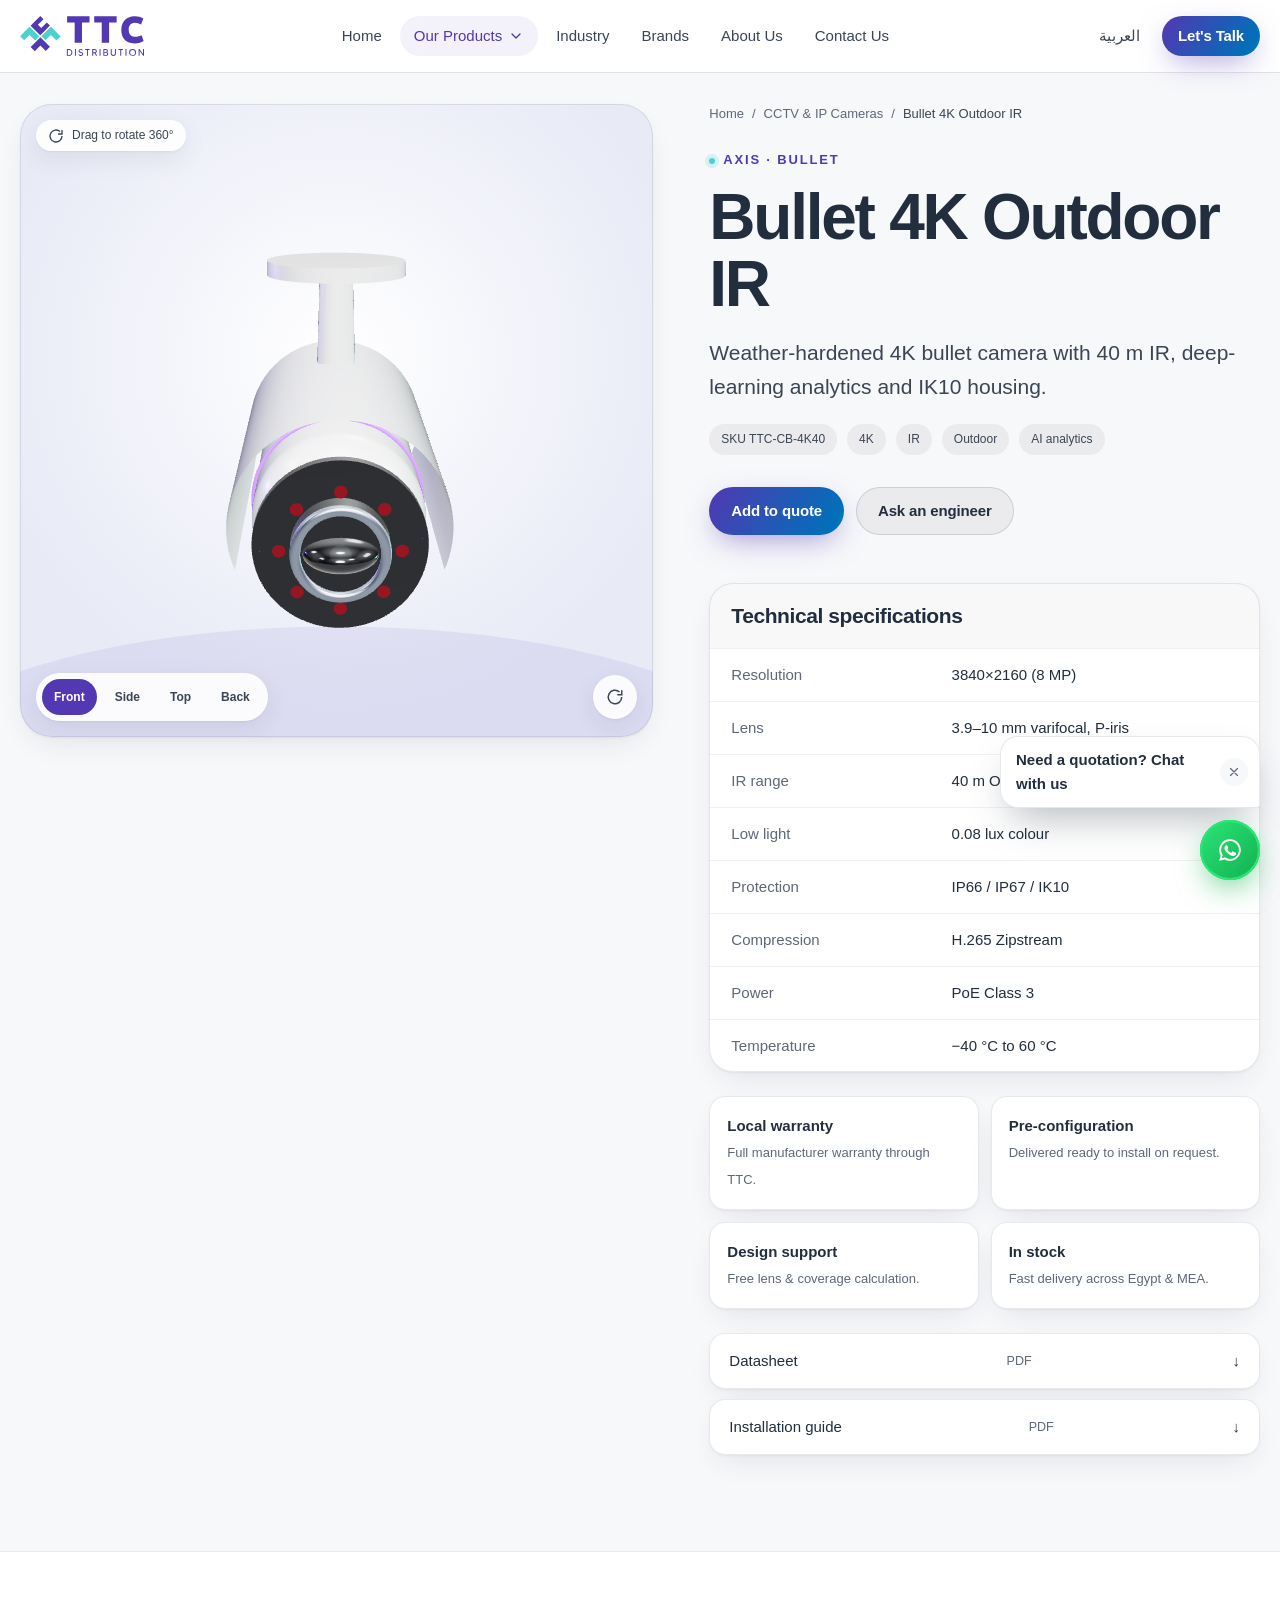
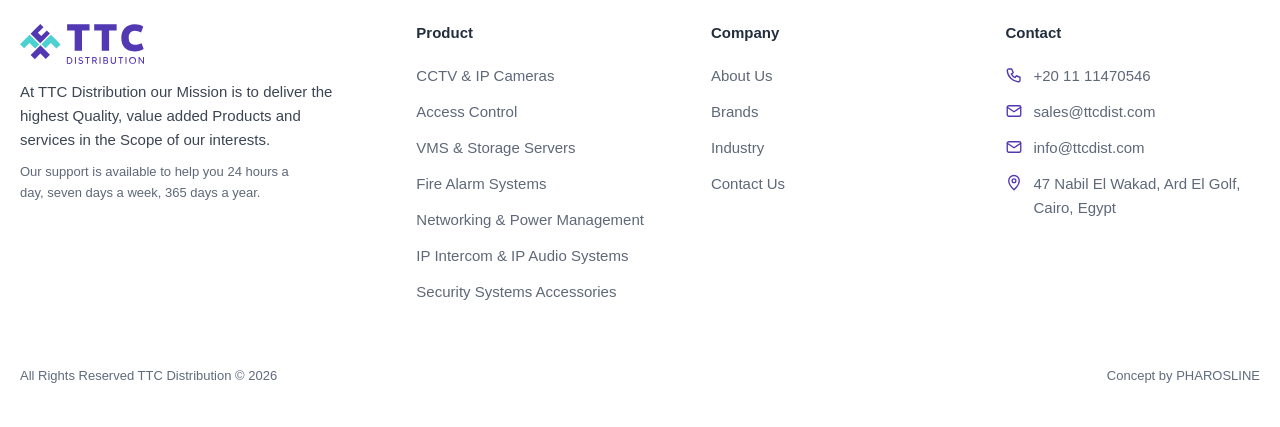
<file: product.html>
<!doctype html>
<html lang="en" dir="ltr" class="js">
<head>
  <meta charset="utf-8">
  <meta name="viewport" content="width=device-width, initial-scale=1, viewport-fit=cover">
  <title>Product | TTC Distribution</title>
  <meta name="description" content="">
  <meta name="theme-color" content="#5238B2">
  <link rel="icon" href="assets/img/ttc-logo.svg" type="image/svg+xml">
  <style data-inline>:root{--violet-300:#A796E6;--violet-400:#6E55D6;--violet-500:#5238B2;--violet-600:#452E9A;--violet-700:#35237A;--teal-300:#9BE6E6;--teal-400:#4DD0D0;--teal-500:#2BB3B3;--blue-400:#2B8ED0;--blue-500:#0170B9;--navy-900:#222E3D;--navy-800:#3B4553;--bg:#F7F8FA;--bg-alt:#EEF1F8;--surface:#FFFFFF;--fg:#222E3D;--fg-rgb:34,46,61;--ink-300:#3B4553;--ink-400:#5E6878;--ink-500:#5F6B7D;--white:var(--fg);--line:rgba(34,46,61,.10);--grad-brand:linear-gradient(120deg,#5238B2 0%,#0170B9 60%,#4DD0D0 100%);--grad-text:linear-gradient(100deg,#5238B2 0%,#0170B9 55%,#2BB3B3 100%);--grad-glow:radial-gradient(60% 60% at 50% 40%,rgba(82,56,178,.16) 0%,rgba(1,112,185,.06) 45%,transparent 75%);--grad-card:linear-gradient(180deg,#FFFFFF 0%,#FAFBFE 100%);--grad-hero:radial-gradient(80% 90% at 75% 30%,#0170B9 0%,transparent 60%),radial-gradient(70% 80% at 10% 90%,#4DD0D0 0%,transparent 55%),linear-gradient(135deg,#2A1C6E 0%,#5238B2 55%,#3B2A92 100%);--font-sans:-apple-system,BlinkMacSystemFont,"SF Pro Display","SF Pro Text","Segoe UI",Roboto,"Helvetica Neue",Arial,sans-serif;--font-ar:-apple-system,BlinkMacSystemFont,"SF Arabic","Segoe UI","Noto Sans Arabic",Tahoma,sans-serif;--font-mono:ui-monospace,"SF Mono",Menlo,Consolas,monospace;--fs-xs:0.8125rem;--fs-sm:0.9375rem;--fs-base:1.0625rem;--fs-lg:clamp(1.125rem,1.05rem + .35vw,1.3125rem);--fs-xl:clamp(1.375rem,1.2rem + .8vw,1.75rem);--fs-2xl:clamp(1.75rem,1.4rem + 1.6vw,2.75rem);--fs-3xl:clamp(2.25rem,1.6rem + 3vw,4rem);--fs-hero:clamp(2.75rem,1.5rem + 6vw,6.5rem);--lh-tight:1.05;--lh-snug:1.2;--lh-body:1.6;--tracking-tight:-0.035em;--tracking-snug:-0.02em;--s-1:4px;--s-2:8px;--s-3:12px;--s-4:16px;--s-5:24px;--s-6:32px;--s-7:48px;--s-8:64px;--s-9:96px;--s-10:144px;--r-sm:10px;--r-md:16px;--r-lg:24px;--r-xl:32px;--r-full:999px;--shadow-1:0 1px 2px rgba(34,46,61,.06),0 8px 24px rgba(34,46,61,.08);--shadow-card:0 1px 2px rgba(34,46,61,.05),0 12px 32px -12px rgba(34,46,61,.14);--shadow-glow:0 10px 30px -8px rgba(82,56,178,.55);--ease-out:cubic-bezier(.16,1,.3,1);--ease-in-out:cubic-bezier(.65,0,.35,1);--dur-1:150ms;--dur-2:300ms;--dur-3:600ms;--container:1240px;--header-h:72px}.theme-dark{--bg:#1C1452;--surface:rgba(255,255,255,.06);--fg:#FFFFFF;--fg-rgb:255,255,255;--ink-300:#E4E1F7;--ink-400:#BDB6E6;--ink-500:#9C93D6;--white:#FFFFFF;--line:rgba(255,255,255,.14);--grad-text:linear-gradient(100deg,#FFFFFF 0%,#C9BEFF 45%,#9BE6E6 100%);--grad-card:linear-gradient(180deg,rgba(255,255,255,.08),rgba(255,255,255,.03));color:var(--ink-300)}*,*::before,*::after{box-sizing:border-box;margin:0;padding:0}html{-webkit-text-size-adjust:100%;scroll-padding-top:calc(var(--header-h) + 16px);background:var(--bg)}body{font-family:var(--font-sans);font-size:var(--fs-base);line-height:var(--lh-body);color:var(--ink-300);background:var(--bg);-webkit-font-smoothing:antialiased;-moz-osx-font-smoothing:grayscale;overflow-x:hidden}html[lang="ar"] body{font-family:var(--font-ar)}img,svg,canvas{display:block;max-width:100%}a{color:inherit;text-decoration:none}button{font:inherit;color:inherit;background:none;border:0;cursor:pointer}h1,h2,h3,h4{color:var(--white);font-weight:600;letter-spacing:var(--tracking-snug);line-height:var(--lh-snug)}:focus-visible{outline:2px solid var(--teal-400);outline-offset:3px;border-radius:6px}::selection{background:var(--violet-500);color:var(--fg)}body.is-locked{overflow:hidden}.container{width:min(100% - 40px,var(--container));margin-inline:auto}.skip-link{position:absolute;inset-inline-start:16px;top:-60px;z-index:200;background:var(--white);color:var(--surface);padding:10px 16px;border-radius:var(--r-sm);font-weight:600;transition:top var(--dur-2) var(--ease-out)}.skip-link:focus{top:12px}.sr-only{position:absolute;width:1px;height:1px;overflow:hidden;clip:rect(0 0 0 0);white-space:nowrap}.eyebrow{display:inline-flex;align-items:center;gap:8px;font-size:var(--fs-xs);font-weight:600;letter-spacing:.14em;text-transform:uppercase;color:var(--teal-300)}.eyebrow::before{content:"";width:6px;height:6px;border-radius:50%;background:var(--teal-400);box-shadow:0 0 12px var(--teal-400)}.grad-text{background:var(--grad-text);-webkit-background-clip:text;background-clip:text;color:transparent}.h-display{font-size:var(--fs-hero);line-height:var(--lh-tight);letter-spacing:var(--tracking-tight);font-weight:700}.h-section{font-size:var(--fs-3xl);line-height:1.08;letter-spacing:var(--tracking-tight);font-weight:700}.lead{font-size:var(--fs-lg);color:var(--ink-300);max-width:60ch}.btn{--h:48px;display:inline-flex;align-items:center;justify-content:center;gap:10px;min-height:var(--h);padding:0 22px;border-radius:var(--r-full);font-size:var(--fs-sm);font-weight:600;letter-spacing:-.01em;white-space:nowrap;transition:transform var(--dur-2) var(--ease-out),box-shadow var(--dur-2) var(--ease-out),background var(--dur-2)}.btn svg{width:18px;height:18px}.btn--primary{background:var(--grad-brand);background-size:160% 100%;color:var(--fg);box-shadow:var(--shadow-glow)}.btn--primary:hover{transform:translateY(-2px);background-position:100% 0}.btn--ghost{background:rgba(var(--fg-rgb),.06);color:var(--white);box-shadow:inset 0 0 0 1px rgba(var(--fg-rgb),.14)}.btn--ghost:hover{background:rgba(var(--fg-rgb),.12)}.btn--sm{--h:40px;padding:0 16px}.btn:active{transform:scale(.98)}.header{position:fixed;inset:0 0 auto;z-index:100;height:var(--header-h);transition:background var(--dur-2),box-shadow var(--dur-2),transform var(--dur-3) var(--ease-out)}.header.is-scrolled{background:rgba(5,7,13,.72);-webkit-backdrop-filter:saturate(180%) blur(20px);backdrop-filter:saturate(180%) blur(20px);box-shadow:0 1px 0 rgba(var(--fg-rgb),.06)}.header.is-hidden{transform:translateY(-100%)}.header__inner{height:100%;display:flex;align-items:center;justify-content:space-between;gap:24px}.logo{display:flex;align-items:center;gap:10px;color:var(--fg);font-weight:700;letter-spacing:-.02em}.logo svg{width:34px;height:34px}.logo small{display:block;font-size:10px;letter-spacing:.32em;color:var(--ink-400);font-weight:600}.nav{display:flex;align-items:center;gap:4px}.nav a{padding:8px 14px;border-radius:var(--r-full);font-size:var(--fs-sm);color:var(--ink-300);transition:color var(--dur-1),background var(--dur-1)}.nav a:hover,.nav a[aria-current="page"]{color:var(--fg);background:rgba(var(--fg-rgb),.06)}.header__actions{display:flex;align-items:center;gap:10px}.lang{font-size:var(--fs-sm);color:var(--ink-300);padding:8px 12px;border-radius:var(--r-full)}.lang:hover{color:var(--fg)}.burger{display:none;width:44px;height:44px;border-radius:12px;place-items:center;background:rgba(var(--fg-rgb),.06)}.burger span{display:block;width:18px;height:1.5px;background:#fff;border-radius:2px;transition:transform var(--dur-2) var(--ease-out)}.burger span+span{margin-top:5px}@media (max-width:960px){.nav,.header__actions .lang,.header__actions .btn{display:none}.burger{display:grid}}.drawer{position:fixed;inset:0;z-index:150;visibility:hidden;pointer-events:none}.drawer.is-open{visibility:visible;pointer-events:auto}.drawer__scrim{position:absolute;inset:0;background:rgba(3,5,10,.6);-webkit-backdrop-filter:blur(6px);backdrop-filter:blur(6px);opacity:0;transition:opacity var(--dur-2)}.drawer.is-open .drawer__scrim{opacity:1}.drawer__panel{position:absolute;inset-block:0;inset-inline-end:0;width:min(88vw,380px);background:var(--surface);box-shadow:-20px 0 60px rgba(0,0,0,.5);display:flex;flex-direction:column;padding:16px 20px 28px;transform:translateX(100%);transition:transform 420ms var(--ease-out);overflow-y:auto;overscroll-behavior:contain}html[dir="rtl"] .drawer__panel{transform:translateX(-100%)}.drawer.is-open .drawer__panel{transform:none}.drawer__top{display:flex;align-items:center;justify-content:space-between;height:52px;margin-bottom:12px}.drawer__close{width:44px;height:44px;border-radius:12px;display:grid;place-items:center;background:rgba(var(--fg-rgb),.06)}.drawer__close svg{width:20px;height:20px}.drawer__nav a,.drawer__nav button{display:flex;align-items:center;justify-content:space-between;width:100%;min-height:56px;font-size:1.25rem;font-weight:600;color:var(--fg);letter-spacing:-.02em;border-bottom:1px solid rgba(var(--fg-rgb),.06);text-align:start}.drawer__nav button svg{width:20px;height:20px;transition:transform var(--dur-2) var(--ease-out)}.drawer__nav button[aria-expanded="true"] svg{transform:rotate(180deg)}.drawer__sub{display:grid;grid-template-rows:0fr;transition:grid-template-rows var(--dur-2) var(--ease-out)}.drawer__sub.is-open{grid-template-rows:1fr}.drawer__sub>div{overflow:hidden}.drawer__sub a{min-height:48px;font-size:1rem;font-weight:500;color:var(--ink-300);padding-inline-start:12px;border-bottom:0}.drawer__foot{margin-top:auto;padding-top:24px;display:grid;gap:12px}.hero{position:relative;min-height:100svh;display:grid;align-items:center;overflow:hidden;isolation:isolate}.hero__canvas{position:absolute;inset:0;z-index:-1;width:100%;height:100%}.hero__glow{position:absolute;inset:-20% -10% auto;height:120%;background:var(--grad-glow);z-index:-2;pointer-events:none}.hero__grid{position:absolute;inset:0;z-index:-2;opacity:.35;pointer-events:none;background-image:linear-gradient(rgba(var(--fg-rgb),.04) 1px,transparent 1px),linear-gradient(90deg,rgba(var(--fg-rgb),.04) 1px,transparent 1px);background-size:64px 64px;mask-image:radial-gradient(70% 60% at 50% 40%,#000 30%,transparent 80%)}.hero__content{padding-top:calc(var(--header-h) + 40px);padding-bottom:120px;max-width:760px;position:relative}.hero__content .lead{margin-top:24px}.hero__cta{display:flex;flex-wrap:wrap;gap:12px;margin-top:36px}.hero__stats{display:flex;flex-wrap:wrap;gap:36px;margin-top:56px}.stat b{display:block;font-size:var(--fs-2xl);color:var(--fg);font-weight:700;letter-spacing:var(--tracking-tight);line-height:1}.stat span{font-size:var(--fs-xs);color:var(--ink-400);letter-spacing:.04em}.hero__scroll{position:absolute;bottom:28px;left:50%;translate:-50% 0;font-size:var(--fs-xs);color:var(--ink-400);display:grid;justify-items:center;gap:10px}.hero__scroll i{width:1px;height:42px;background:linear-gradient(var(--teal-400),transparent);animation:drip 2s var(--ease-in-out) infinite}@keyframes drip{0%{transform:scaleY(0);transform-origin:top}50%{transform:scaleY(1);transform-origin:top}51%{transform-origin:bottom}100%{transform:scaleY(0);transform-origin:bottom}}@media (max-width:960px){.hero{align-items:end}.hero__content{padding-bottom:96px}.hero__stats{gap:24px}}.section{padding-block:var(--s-10);position:relative}.section__head{display:grid;gap:16px;margin-bottom:var(--s-8);max-width:780px}.section__head--center{margin-inline:auto;text-align:center;justify-items:center}@media (max-width:720px){.section{padding-block:var(--s-9)}}.brands{padding-block:40px;border-block:1px solid rgba(var(--fg-rgb),.06);overflow:hidden;mask-image:linear-gradient(90deg,transparent,#000 12%,#000 88%,transparent)}.brands__track{display:flex;gap:72px;width:max-content;animation:marquee 38s linear infinite}.brands__track span{font-size:1.5rem;font-weight:700;color:var(--ink-500);letter-spacing:-.02em;white-space:nowrap}@keyframes marquee{to{transform:translateX(-50%)}}.bento{display:grid;grid-template-columns:repeat(6,1fr);gap:16px}.tile{position:relative;grid-column:span 2;min-height:300px;border-radius:var(--r-lg);padding:28px;background:var(--grad-card);box-shadow:inset 0 0 0 1px rgba(var(--fg-rgb),.07);overflow:hidden;display:flex;flex-direction:column;justify-content:flex-end;transition:transform var(--dur-3) var(--ease-out),box-shadow var(--dur-2)}.tile:hover{transform:translateY(-4px);box-shadow:inset 0 0 0 1px rgba(139,116,255,.45),0 30px 60px -30px rgba(106,75,255,.6)}.tile--wide{grid-column:span 4}.tile--tall{grid-row:span 2}.tile h3{font-size:var(--fs-xl)}.tile p{font-size:var(--fs-sm);color:var(--ink-400);margin-top:8px;max-width:42ch}.tile__icon{position:absolute;top:24px;inset-inline-start:24px;width:48px;height:48px;border-radius:14px;display:grid;place-items:center;background:rgba(106,75,255,.16);color:var(--violet-300)}.tile__icon svg{width:24px;height:24px}.tile__arrow{position:absolute;top:24px;inset-inline-end:24px;width:40px;height:40px;border-radius:50%;display:grid;place-items:center;background:rgba(var(--fg-rgb),.06);transition:transform var(--dur-2) var(--ease-out),background var(--dur-2)}.tile:hover .tile__arrow{transform:rotate(-45deg);background:var(--violet-500)}.tile__canvas{position:absolute;inset:0 0 35% 0;width:100%;height:65%;pointer-events:none}.tile__orb{position:absolute;width:260px;height:260px;border-radius:50%;filter:blur(60px);opacity:.45;top:-60px;inset-inline-end:-60px;background:var(--violet-500)}.tile__orb--teal{background:var(--teal-500)}.tile__orb--blue{background:var(--blue-500)}@media (max-width:960px){.bento{grid-template-columns:1fr 1fr}.tile,.tile--wide{grid-column:span 2}.tile--tall{grid-row:auto}}@media (min-width:600px) and (max-width:960px){.tile{grid-column:span 1}.tile--wide{grid-column:span 2}}.story{position:relative}.story__pin{height:100svh;display:grid;grid-template-columns:1fr 1fr;align-items:center;gap:48px}.story__stage{position:relative;aspect-ratio:1;max-height:72svh;justify-self:center;width:100%}.story__stage canvas{width:100%;height:100%}.story__steps{position:relative;height:280px}.story__step{position:absolute;inset:0;opacity:0}.story__step h3{font-size:var(--fs-2xl);letter-spacing:var(--tracking-tight)}.story__step p{margin-top:14px;font-size:var(--fs-lg);max-width:44ch}.story__step .num{font-family:var(--font-mono);color:var(--teal-300);font-size:var(--fs-sm);margin-bottom:12px;display:block}.story__progress{display:flex;gap:8px;margin-top:24px}.story__progress i{height:3px;flex:1;border-radius:3px;background:rgba(var(--fg-rgb),.1);overflow:hidden;position:relative}.story__progress i b{position:absolute;inset:0;background:var(--grad-brand);transform:scaleX(0);transform-origin:left}@media (max-width:960px){.story__pin{grid-template-columns:1fr;grid-template-rows:55svh auto;gap:8px;align-content:center}.story__stage{max-height:55svh;aspect-ratio:auto;height:100%}.story__steps{height:220px}}.numbers{display:grid;grid-template-columns:repeat(4,1fr);gap:1px;background:rgba(var(--fg-rgb),.07);border-radius:var(--r-lg);overflow:hidden}.numbers div{background:var(--bg);padding:40px 28px}.numbers b{display:block;font-size:var(--fs-3xl);font-weight:700;color:var(--fg);letter-spacing:var(--tracking-tight);line-height:1}.numbers span{display:block;margin-top:12px;font-size:var(--fs-sm);color:var(--ink-400)}@media (max-width:720px){.numbers{grid-template-columns:1fr 1fr}.numbers div{padding:28px 20px}}.industries{display:grid;grid-template-columns:repeat(auto-fill,minmax(220px,1fr));gap:12px}.chip-card{padding:22px;border-radius:var(--r-md);background:var(--grad-card);box-shadow:inset 0 0 0 1px rgba(var(--fg-rgb),.07);display:flex;align-items:center;gap:14px;color:var(--fg);font-weight:600}.chip-card svg{width:22px;height:22px;color:var(--teal-300);flex:none}.cta{position:relative;border-radius:var(--r-xl);padding:clamp(40px,6vw,88px);overflow:hidden;isolation:isolate;background:linear-gradient(135deg,var(--violet-700),var(--ink-850) 60%);box-shadow:inset 0 0 0 1px rgba(var(--fg-rgb),.08)}.cta::before{content:"";position:absolute;inset:auto -20% -60% 30%;height:140%;background:radial-gradient(closest-side,rgba(63,232,218,.35),transparent);z-index:-1}.cta h2{font-size:var(--fs-3xl);letter-spacing:var(--tracking-tight);max-width:18ch}.cta p{margin-top:16px;max-width:52ch}.cta .hero__cta{margin-top:32px}.footer{padding-block:72px 40px;border-top:1px solid rgba(var(--fg-rgb),.06);margin-top:var(--s-9)}.footer__grid{display:grid;grid-template-columns:1.4fr repeat(3,1fr);gap:40px}.footer h4{font-size:var(--fs-sm);color:var(--fg);margin-bottom:16px}.footer li{list-style:none}.footer li a{display:inline-block;padding:6px 0;font-size:var(--fs-sm);color:var(--ink-400)}.footer li a:hover{color:var(--fg)}.footer__bottom{display:flex;justify-content:space-between;flex-wrap:wrap;gap:12px;margin-top:56px;font-size:var(--fs-xs);color:var(--ink-500)}@media (max-width:820px){.footer__grid{grid-template-columns:1fr 1fr}.footer__grid>div:first-child{grid-column:1/-1}}.fab{position:fixed;inset-inline-end:20px;bottom:calc(20px + env(safe-area-inset-bottom));z-index:90;width:56px;height:56px;border-radius:50%;display:grid;place-items:center;background:#25D366;color:var(--fg);box-shadow:0 10px 30px rgba(37,211,102,.35);transition:transform var(--dur-2) var(--ease-out)}.fab:hover{transform:scale(1.06)}.fab svg{width:26px;height:26px}.page-hero{padding-top:calc(var(--header-h) + 72px);padding-bottom:48px;position:relative;overflow:hidden}.page-hero::before{content:"";position:absolute;inset:-40% -10% auto;height:120%;background:var(--grad-glow);z-index:-1}.crumbs{display:flex;gap:8px;font-size:var(--fs-xs);color:var(--ink-400);margin-bottom:20px;flex-wrap:wrap}.crumbs a:hover{color:var(--fg)}.crumbs span[aria-current]{color:var(--ink-300)}.catalog{display:grid;grid-template-columns:260px 1fr;gap:40px;align-items:start}.filters{position:sticky;top:calc(var(--header-h) + 20px);display:grid;gap:28px}.filters h3{font-size:var(--fs-xs);text-transform:uppercase;letter-spacing:.14em;color:var(--ink-400);margin-bottom:12px;font-weight:600}.search{position:relative}.search input{width:100%;height:48px;border-radius:var(--r-full);border:0;background:rgba(var(--fg-rgb),.06);color:var(--fg);padding:0 18px 0 44px;font:inherit;font-size:var(--fs-sm);box-shadow:inset 0 0 0 1px rgba(var(--fg-rgb),.08)}.search input:focus{outline:none;box-shadow:inset 0 0 0 1.5px var(--violet-400)}.search svg{position:absolute;left:16px;top:50%;translate:0 -50%;width:18px;height:18px;color:var(--ink-400)}.chips{display:flex;flex-wrap:wrap;gap:8px}.chip{min-height:38px;padding:0 14px;border-radius:var(--r-full);font-size:var(--fs-sm);background:rgba(var(--fg-rgb),.05);color:var(--ink-300);box-shadow:inset 0 0 0 1px rgba(var(--fg-rgb),.08);transition:all var(--dur-1)}.chip:hover{color:var(--fg)}.chip[aria-pressed="true"]{background:var(--violet-500);color:var(--fg);box-shadow:none}.catalog__bar{display:flex;justify-content:space-between;align-items:center;margin-bottom:20px;font-size:var(--fs-sm);color:var(--ink-400)}.grid{display:grid;grid-template-columns:repeat(auto-fill,minmax(260px,1fr));gap:16px}.card{position:relative;border-radius:var(--r-lg);background:var(--grad-card);box-shadow:inset 0 0 0 1px rgba(var(--fg-rgb),.07);overflow:hidden;display:flex;flex-direction:column;transition:transform var(--dur-3) var(--ease-out),box-shadow var(--dur-2)}.card:hover{transform:translateY(-4px);box-shadow:inset 0 0 0 1px rgba(139,116,255,.45),0 30px 60px -30px rgba(106,75,255,.55)}.card__media{position:relative;aspect-ratio:4/3;background:radial-gradient(60% 60% at 50% 45%,rgba(106,75,255,.25),transparent 70%)}.card__media canvas{width:100%;height:100%}.card__badge{position:absolute;top:14px;inset-inline-start:14px;font-size:11px;font-weight:600;letter-spacing:.06em;padding:5px 10px;border-radius:var(--r-full);background:rgba(5,7,13,.6);color:var(--teal-300);-webkit-backdrop-filter:blur(8px);backdrop-filter:blur(8px)}.card__3d{position:absolute;top:14px;inset-inline-end:14px;font-size:11px;font-weight:700;padding:5px 9px;border-radius:var(--r-full);background:rgba(106,75,255,.25);color:var(--violet-300)}.card__body{padding:20px 22px 22px;display:grid;gap:6px;flex:1}.card__body h3{font-size:var(--fs-lg);letter-spacing:-.02em}.card__body p{font-size:var(--fs-sm);color:var(--ink-400)}.card__specs{display:flex;flex-wrap:wrap;gap:6px;margin-top:8px}.card__specs span{font-size:12px;padding:4px 9px;border-radius:8px;background:rgba(var(--fg-rgb),.05);color:var(--ink-300)}.card__foot{display:flex;justify-content:space-between;align-items:center;margin-top:14px}.card__link{font-size:var(--fs-sm);font-weight:600;color:var(--fg);display:inline-flex;gap:6px;align-items:center}.card__link::after{content:"";position:absolute;inset:0}.rfq-add{position:relative;z-index:2;width:40px;height:40px;border-radius:50%;display:grid;place-items:center;background:rgba(var(--fg-rgb),.07);transition:background var(--dur-1)}.rfq-add:hover{background:var(--violet-500)}.rfq-add[aria-pressed="true"]{background:var(--teal-500);color:var(--ink-950)}.rfq-add svg{width:18px;height:18px}.empty{padding:60px;text-align:center;color:var(--ink-400);grid-column:1/-1}.filters__toggle{display:none}@media (max-width:960px){.catalog{grid-template-columns:1fr}.filters{position:static;display:none}.filters.is-open{display:grid}.filters__toggle{display:inline-flex}}.rfq-bar{position:fixed;left:50%;bottom:calc(20px + env(safe-area-inset-bottom));translate:-50% 140%;z-index:95;display:flex;align-items:center;gap:16px;padding:10px 10px 10px 22px;border-radius:var(--r-full);background:rgba(15,22,38,.85);-webkit-backdrop-filter:blur(18px);backdrop-filter:blur(18px);box-shadow:inset 0 0 0 1px rgba(var(--fg-rgb),.1),0 20px 50px rgba(0,0,0,.5);transition:translate var(--dur-3) var(--ease-out);color:var(--fg);font-size:var(--fs-sm)}.rfq-bar.is-visible{translate:-50% 0}@media (max-width:600px){.rfq-bar{width:calc(100% - 100px);left:20px;translate:0 140%}.rfq-bar.is-visible{translate:0 0}}.pdp{display:grid;grid-template-columns:1.15fr 1fr;gap:56px;align-items:start;padding-top:calc(var(--header-h) + 32px)}.viewer{position:sticky;top:calc(var(--header-h) + 20px);aspect-ratio:1;border-radius:var(--r-xl);overflow:hidden;background:radial-gradient(70% 70% at 50% 40%,rgba(106,75,255,.28),rgba(10,15,28,1) 75%);box-shadow:inset 0 0 0 1px rgba(var(--fg-rgb),.08);touch-action:none}.viewer canvas{width:100%;height:100%;cursor:grab}.viewer canvas:active{cursor:grabbing}.viewer__ui{position:absolute;inset:auto 16px 16px;display:flex;justify-content:space-between;align-items:center;gap:8px;pointer-events:none}.viewer__ui>*{pointer-events:auto}.views{display:flex;gap:6px;padding:6px;border-radius:var(--r-full);background:rgba(5,7,13,.6);-webkit-backdrop-filter:blur(12px);backdrop-filter:blur(12px)}.views button{min-height:36px;padding:0 12px;border-radius:var(--r-full);font-size:12px;font-weight:600;color:var(--ink-300)}.views button[aria-pressed="true"]{background:#fff;color:var(--surface)}.viewer__hint{position:absolute;top:16px;inset-inline-start:16px;font-size:12px;color:var(--ink-300);padding:6px 12px;border-radius:var(--r-full);background:rgba(5,7,13,.5);display:flex;gap:8px;align-items:center}.viewer__hint svg{width:16px;height:16px}.icon-btn{width:44px;height:44px;border-radius:50%;display:grid;place-items:center;background:rgba(5,7,13,.6);-webkit-backdrop-filter:blur(12px);backdrop-filter:blur(12px)}.icon-btn svg{width:18px;height:18px}.pdp__info h1{font-size:var(--fs-3xl);letter-spacing:var(--tracking-tight);line-height:1.05;margin-top:12px}.pdp__info .lead{margin-top:18px}.pdp__meta{display:flex;gap:10px;flex-wrap:wrap;margin-top:20px}.pdp__meta span{font-size:12px;padding:6px 12px;border-radius:var(--r-full);background:rgba(var(--fg-rgb),.06);color:var(--ink-300)}.pdp__cta{display:flex;gap:12px;flex-wrap:wrap;margin-top:32px}.specs{margin-top:48px;border-radius:var(--r-lg);overflow:hidden;box-shadow:inset 0 0 0 1px rgba(var(--fg-rgb),.08)}.specs h2{font-size:var(--fs-lg);padding:20px 22px;background:rgba(var(--fg-rgb),.03)}.specs dl{display:grid;grid-template-columns:minmax(120px,40%) 1fr}.specs dt,.specs dd{padding:14px 22px;border-top:1px solid rgba(var(--fg-rgb),.06);font-size:var(--fs-sm)}.specs dt{color:var(--ink-400)}.specs dd{color:var(--fg)}.features{display:grid;grid-template-columns:1fr 1fr;gap:12px;margin-top:24px}.feature{padding:18px;border-radius:var(--r-md);background:var(--grad-card);box-shadow:inset 0 0 0 1px rgba(var(--fg-rgb),.07)}.feature b{display:block;color:var(--fg);font-size:var(--fs-sm)}.feature span{font-size:13px;color:var(--ink-400)}.downloads{margin-top:24px;display:grid;gap:10px}.download{display:flex;align-items:center;justify-content:space-between;padding:16px 20px;border-radius:var(--r-md);background:rgba(var(--fg-rgb),.04);box-shadow:inset 0 0 0 1px rgba(var(--fg-rgb),.07);color:var(--fg);font-size:var(--fs-sm);font-weight:500}.download:hover{background:rgba(var(--fg-rgb),.08)}.download small{color:var(--ink-400);font-weight:400;margin-inline-start:8px}@media (max-width:960px){.pdp{grid-template-columns:1fr;gap:28px}.viewer{position:relative;top:0;aspect-ratio:1/1.05}.features{grid-template-columns:1fr}}.js [data-reveal]{opacity:0;transform:translateY(28px)}.split-line{display:block;overflow:hidden;padding-bottom:.06em}.split-line>span{display:inline-block}@media (prefers-reduced-motion:reduce){*,*::before,*::after{animation-duration:.01ms!important;animation-iteration-count:1!important;transition-duration:.01ms!important;scroll-behavior:auto!important}.js [data-reveal]{opacity:1;transform:none}}html[dir="rtl"] h1,html[dir="rtl"] h2,html[dir="rtl"] h3,html[dir="rtl"] h4,html[dir="rtl"] .h-display,html[dir="rtl"] .h-section,html[dir="rtl"] .btn,html[dir="rtl"] .eyebrow,html[dir="rtl"] .stat b,html[dir="rtl"] .numbers b,html[dir="rtl"] .drawer__nav a,html[dir="rtl"] .drawer__nav button{letter-spacing:0}html[dir="rtl"] .eyebrow{text-transform:none;font-size:var(--fs-sm)}html[dir="rtl"] .h-display{line-height:1.25}html[dir="rtl"] .h-section,html[dir="rtl"] .pdp__info h1,html[dir="rtl"] .cta h2{line-height:1.3}html[dir="rtl"] body{line-height:1.8}html[dir="rtl"] .grad-text{padding-bottom:.08em}html[dir="rtl"] .btn svg,html[dir="rtl"] .tile__arrow svg{transform:scaleX(-1)}html[dir="rtl"] .tile:hover .tile__arrow{transform:rotate(45deg)}html[dir="rtl"] .search svg{left:auto;right:16px}html[dir="rtl"] .search input{padding:0 44px 0 18px}html[dir="rtl"] .story__progress i b{transform-origin:right}html[dir="rtl"] .brands__track{animation-direction:reverse}html[dir="rtl"] .hero__content{margin-inline-start:0}@media (max-width:600px){html[dir="rtl"] .rfq-bar{left:auto;right:20px}}.fab{transition:transform var(--dur-3) var(--ease-out),opacity var(--dur-2)}.fab.is-hidden{transform:translateY(120px);opacity:0}@media (max-width:960px){.hero{display:block;min-height:auto}.hero__canvas{position:relative;inset:auto;height:44svh;min-height:300px;margin-top:var(--header-h)}.hero__content{padding-top:0;padding-bottom:64px;margin-top:-12px}.hero__scroll{display:none}.hero__stats{display:grid;grid-template-columns:repeat(3,auto);justify-content:start;gap:28px;margin-top:40px}.tile{min-height:210px}.story__steps{height:270px}.footer li a{display:flex;align-items:center;min-height:44px;padding:0}.crumbs a{padding-block:12px}.catalog__bar span:last-child{display:none}.fab{width:52px;height:52px}}@media (min-width:1400px){.hero>.container,.header__inner{width:min(100% - 8vw,1680px)}.hero__content{max-width:min(760px,46vw)}}.tile{min-height:360px;background:linear-gradient(180deg,rgba(var(--fg-rgb),.05),rgba(var(--fg-rgb),.01)),radial-gradient(120% 80% at 50% 0%,rgba(106,75,255,.12),transparent 60%)}.tile--tall{min-height:520px}.tile .tile__canvas{position:absolute;inset:0 0 auto 0;width:100%;height:68%;z-index:0}.tile--tall .tile__canvas{height:74%}.tile h3,.tile p{position:relative;z-index:1}.tile::after{content:"";position:absolute;inset:auto 0 0 0;height:45%;background:linear-gradient(transparent,var(--surface) 85%);z-index:0;pointer-events:none}.tile__icon,.tile__arrow{z-index:2}@media (max-width:960px){.tile{min-height:330px}.tile--tall{min-height:420px}}.story{background:radial-gradient(60% 70% at 30% 50%,rgba(106,75,255,.18),transparent 70%),radial-gradient(40% 50% at 80% 60%,rgba(63,232,218,.08),transparent 70%)}.story__pin{grid-template-columns:1.25fr 1fr}.story__stage{max-height:82svh}.story__stage::before{content:"";position:absolute;inset:8%;border-radius:50%;background:radial-gradient(closest-side,rgba(139,116,255,.35),rgba(10,124,255,.12) 60%,transparent);filter:blur(8px)}.story__ring{position:absolute;inset:4%;border-radius:50%;border:1px dashed rgba(139,116,255,.35);animation:spin 40s linear infinite;pointer-events:none}.story__ring:nth-child(2){inset:14%;border:1px solid rgba(63,232,218,.18);animation-duration:28s;animation-direction:reverse}.story__ring::after{content:"";position:absolute;top:-4px;left:50%;width:8px;height:8px;border-radius:50%;background:var(--teal-400);box-shadow:0 0 14px var(--teal-400)}@keyframes spin{to{transform:rotate(360deg)}}.story__stage canvas{position:relative;z-index:1}.story__big{position:absolute;inset-inline-end:-2%;bottom:4%;font-size:clamp(120px,16vw,240px);font-weight:800;line-height:1;letter-spacing:-.06em;color:transparent;-webkit-text-stroke:1px rgba(var(--fg-rgb),.09);pointer-events:none;z-index:0;font-family:var(--font-sans)}.story__chips{display:flex;flex-wrap:wrap;gap:8px;margin-top:20px}.story__chips span{font-size:13px;padding:7px 12px;border-radius:var(--r-full);background:rgba(var(--fg-rgb),.06);color:var(--fg);box-shadow:inset 0 0 0 1px rgba(var(--fg-rgb),.08)}.story__steps{height:330px}@media (max-width:960px){.story__pin{grid-template-columns:1fr}.story__steps{height:300px}.story__big{font-size:110px}}.ind-carousel{position:relative}.ind-track{display:grid;grid-auto-flow:column;grid-auto-columns:minmax(300px,calc((100% - 48px)/4));gap:16px;overflow-x:auto;scroll-snap-type:x mandatory;scrollbar-width:none;padding-block:6px 10px;cursor:grab;overscroll-behavior-x:contain}.ind-track::-webkit-scrollbar{display:none}.ind-track.is-dragging{cursor:grabbing;scroll-snap-type:none}.ind-card{scroll-snap-align:start;border-radius:var(--r-lg);overflow:hidden;background:var(--surface);box-shadow:inset 0 0 0 1px rgba(var(--fg-rgb),.08);display:flex;flex-direction:column;transition:transform var(--dur-3) var(--ease-out),box-shadow var(--dur-2);user-select:none}.ind-card:hover{transform:translateY(-6px);box-shadow:inset 0 0 0 1px color-mix(in srgb,var(--c1) 60%,transparent),0 30px 60px -30px var(--c1)}.ind-card__visual{position:relative;height:220px;display:grid;place-items:center;overflow:hidden;color:var(--fg);background:radial-gradient(70% 90% at 30% 20%,color-mix(in srgb,var(--c1) 85%,transparent),transparent 70%),radial-gradient(70% 90% at 80% 100%,color-mix(in srgb,var(--c2) 75%,transparent),transparent 70%),#0b1020}.ind-card__visual::before{content:"";position:absolute;inset:0;opacity:.35;background-image:linear-gradient(rgba(var(--fg-rgb),.12) 1px,transparent 1px),linear-gradient(90deg,rgba(var(--fg-rgb),.12) 1px,transparent 1px);background-size:28px 28px;mask-image:radial-gradient(70% 70% at 50% 50%,#000,transparent)}.ind-card__visual svg{position:relative;width:92px;height:92px;filter:drop-shadow(0 10px 30px rgba(0,0,0,.4));transition:transform var(--dur-3) var(--ease-out)}.ind-card:hover .ind-card__visual svg{transform:scale(1.1) rotate(-4deg)}.ind-card__num{position:absolute;top:16px;inset-inline-start:18px;font-family:var(--font-mono);font-size:13px;color:rgba(var(--fg-rgb),.75)}.ind-card__body{padding:22px 22px 24px;display:grid;gap:10px;flex:1;align-content:start}.ind-card__body h3{font-size:var(--fs-lg)}.ind-card__body p{font-size:var(--fs-sm);color:var(--ink-400)}.ind-card__tags{display:flex;flex-wrap:wrap;gap:6px;list-style:none;margin-top:4px}.ind-card__tags li{font-size:12px;padding:4px 10px;border-radius:var(--r-full);background:rgba(var(--fg-rgb),.06);color:var(--ink-300)}.ind-nav{display:flex;align-items:center;justify-content:space-between;gap:24px;margin-top:28px}.ind-dots{flex:1;height:3px;border-radius:3px;background:rgba(var(--fg-rgb),.08);position:relative;overflow:hidden;max-width:420px}.ind-dots i{position:absolute;inset-block:0;inset-inline-start:0;width:25%;border-radius:3px;background:var(--grad-brand);transition:inset-inline-start var(--dur-2) var(--ease-out)}.ind-arrows{display:flex;gap:10px}.ind-btn{width:52px;height:52px;border-radius:50%;display:grid;place-items:center;background:rgba(var(--fg-rgb),.06);box-shadow:inset 0 0 0 1px rgba(var(--fg-rgb),.1);transition:background var(--dur-1),transform var(--dur-2)}.ind-btn:hover{background:var(--violet-500);transform:scale(1.05)}.ind-btn:disabled{opacity:.35;pointer-events:none}.ind-btn svg{width:20px;height:20px}html[dir="rtl"] .ind-btn svg{transform:scaleX(-1)}@media (max-width:960px){.ind-track{grid-auto-columns:82%}.ind-card__visual{height:190px}}.cta{display:grid;grid-template-columns:1.1fr 1fr;align-items:center;gap:24px}.cta__visual{position:relative;height:420px}.cta__canvas{width:100%;height:100%}.cta__badge{position:absolute;padding:12px 16px;border-radius:16px;background:rgba(10,15,28,.7);-webkit-backdrop-filter:blur(14px);backdrop-filter:blur(14px);box-shadow:inset 0 0 0 1px rgba(var(--fg-rgb),.12),0 20px 40px rgba(0,0,0,.35);animation:float 6s var(--ease-in-out) infinite}.cta__badge b{display:block;color:var(--fg);font-size:var(--fs-xl);line-height:1.1}.cta__badge span{font-size:12px;color:var(--ink-300)}.cta__badge--0{top:8%;inset-inline-start:0}.cta__badge--1{bottom:12%;inset-inline-start:6%;animation-delay:-2s}.cta__badge--2{top:40%;inset-inline-end:0;animation-delay:-4s}@keyframes float{50%{transform:translateY(-10px)}}@media (max-width:960px){.cta{grid-template-columns:1fr}.cta__visual{height:320px}}html{overflow-x:clip}.story,.cta{overflow:clip}.story__stage{overflow:visible}.svc{display:grid;grid-template-columns:minmax(280px,380px) 1fr;gap:20px;align-items:stretch}.svc-tabs{display:grid;gap:6px;align-content:start}.svc-tab{position:relative;display:flex;align-items:center;gap:14px;min-height:64px;padding:12px 16px;border-radius:var(--r-md);text-align:start;color:var(--ink-400);font-weight:600;font-size:var(--fs-sm);overflow:hidden;transition:background var(--dur-2),color var(--dur-2)}.svc-tab:hover{color:var(--fg);background:rgba(var(--fg-rgb),.04)}.svc-tab[aria-selected="true"]{color:var(--fg);background:var(--grad-card);box-shadow:inset 0 0 0 1px rgba(139,116,255,.35)}.svc-tab__icon{flex:none;width:40px;height:40px;border-radius:12px;display:grid;place-items:center;background:rgba(var(--fg-rgb),.05);transition:background var(--dur-2),color var(--dur-2)}.svc-tab[aria-selected="true"] .svc-tab__icon{background:var(--grad-brand);color:var(--fg)}.svc-tab__icon svg{width:20px;height:20px}.svc-tab__bar{position:absolute;inset-inline-start:0;bottom:0;height:2px;width:100%;background:var(--grad-brand);transform:scaleX(0);transform-origin:left}html[dir="rtl"] .svc-tab__bar{transform-origin:right}.svc-panels{position:relative;border-radius:var(--r-xl);background:radial-gradient(80% 90% at 85% 0%,rgba(106,75,255,.22),transparent 60%),var(--surface);box-shadow:inset 0 0 0 1px rgba(var(--fg-rgb),.08);min-height:520px;overflow:hidden}.svc-panel{display:grid;grid-template-columns:200px 1fr;gap:36px;padding:clamp(28px,4vw,52px);height:100%;align-items:start}.svc-panel[hidden]{display:none}.svc-panel__visual{position:relative;aspect-ratio:1;border-radius:var(--r-lg);display:grid;place-items:center;background:radial-gradient(circle at 50% 40%,rgba(139,116,255,.45),rgba(10,124,255,.12) 55%,transparent 75%);box-shadow:inset 0 0 0 1px rgba(var(--fg-rgb),.08)}.svc-panel__visual::before{content:"";position:absolute;inset:12%;border-radius:50%;border:1px dashed rgba(63,232,218,.35);animation:spin 24s linear infinite}.svc-panel__icon{width:44%;height:44%;color:var(--fg);filter:drop-shadow(0 8px 24px rgba(106,75,255,.6))}.svc-panel__num{position:absolute;bottom:10px;inset-inline-end:14px;font-family:var(--font-mono);font-size:12px;color:var(--teal-300)}.svc-panel__text h3{font-size:var(--fs-2xl);letter-spacing:var(--tracking-tight);line-height:1.15}.svc-panel__text p{margin-top:14px;font-size:var(--fs-lg);color:var(--ink-300);max-width:56ch}.svc-chips{display:flex;flex-wrap:wrap;gap:8px;margin-top:22px}.svc-chips span{font-size:13px;padding:8px 14px;border-radius:var(--r-full);background:rgba(var(--fg-rgb),.06);color:var(--fg);box-shadow:inset 0 0 0 1px rgba(var(--fg-rgb),.08)}.calc{display:grid;grid-template-columns:1fr 1fr;gap:14px 18px;margin-top:22px}.calc label{display:grid;grid-template-columns:1fr auto;gap:8px;font-size:13px;color:var(--ink-400);align-items:center}.calc input[type=range]{grid-column:1/-1;accent-color:var(--violet-400);width:100%;height:28px}.calc output{font-weight:700;color:var(--fg);font-size:var(--fs-sm)}.calc select{grid-column:1/-1;height:44px;border-radius:12px;border:0;padding:0 12px;background:rgba(var(--fg-rgb),.06);color:var(--fg);font:inherit;font-size:var(--fs-sm);box-shadow:inset 0 0 0 1px rgba(var(--fg-rgb),.1)}.calc select option{background:var(--surface)}.calc__out{grid-column:1/-1;display:grid;grid-template-columns:1fr 1fr;gap:12px;margin-top:6px}.calc__out div{padding:18px;border-radius:var(--r-md);background:linear-gradient(135deg,rgba(106,75,255,.25),rgba(63,232,218,.1));box-shadow:inset 0 0 0 1px rgba(139,116,255,.3)}.calc__out span{display:block;font-size:12px;color:var(--ink-300)}.calc__out b{display:block;margin-top:6px;font-size:var(--fs-2xl);color:var(--fg);letter-spacing:var(--tracking-tight);line-height:1}.calc__note{grid-column:1/-1;font-size:12px;color:var(--ink-500);margin:0!important}@media (max-width:960px){.svc{grid-template-columns:1fr}.svc-tabs{grid-auto-flow:column;grid-auto-columns:max-content;overflow-x:auto;scrollbar-width:none;padding-bottom:4px;scroll-snap-type:x mandatory}.svc-tabs::-webkit-scrollbar{display:none}.svc-tab{min-height:52px;scroll-snap-align:start;white-space:nowrap}.svc-panel{grid-template-columns:1fr;gap:20px}.svc-panel__visual{width:120px}.svc-panels{min-height:0}.calc{grid-template-columns:1fr}}.faq{display:grid;grid-template-columns:1fr 1.4fr;gap:48px;align-items:start}.faq .section__head{position:sticky;top:calc(var(--header-h) + 24px)}.faq__list{display:grid;gap:10px}.faq__item{border-radius:var(--r-md);background:var(--grad-card);box-shadow:inset 0 0 0 1px rgba(var(--fg-rgb),.08);transition:box-shadow var(--dur-2)}.faq__item[open]{box-shadow:inset 0 0 0 1px rgba(139,116,255,.4)}.faq__item summary{list-style:none;cursor:pointer;display:flex;justify-content:space-between;align-items:center;gap:16px;min-height:64px;padding:16px 22px;color:var(--fg);font-weight:600}.faq__item summary::-webkit-details-marker{display:none}.faq__item summary span{position:relative;flex:none;width:28px;height:28px;border-radius:50%;background:rgba(var(--fg-rgb),.07)}.faq__item summary span::before,.faq__item summary span::after{content:"";position:absolute;left:50%;top:50%;width:12px;height:1.5px;background:#fff;translate:-50% -50%;transition:transform var(--dur-2) var(--ease-out)}.faq__item summary span::after{transform:rotate(90deg)}.faq__item[open] summary span{background:var(--violet-500)}.faq__item[open] summary span::after{transform:rotate(0)}.faq__a{padding:0 22px 20px;color:var(--ink-300);font-size:var(--fs-sm);max-width:70ch}@media (max-width:960px){.faq{grid-template-columns:1fr;gap:0}.faq .section__head{position:static}}.calc select,.calc select option{unicode-bidi:plaintext}html,body{background:var(--bg)}body{color:var(--ink-300)}.btn--primary,.chip[aria-pressed="true"],.svc-tab[aria-selected="true"] .svc-tab__icon,.ind-card__visual,.ind-card__visual *,.tile:hover .tile__arrow,.ind-btn:hover,.faq__item[open] summary span,.fab,.rfq-add:hover,.card__3d,.skip-link{color:#fff}.faq__item[open] summary span::before,.faq__item[open] summary span::after{background:#fff}.skip-link{background:var(--violet-500)}.header{background:rgba(255,255,255,.92);-webkit-backdrop-filter:saturate(180%) blur(16px);backdrop-filter:saturate(180%) blur(16px);box-shadow:0 1px 0 var(--line)}.header.is-scrolled{background:rgba(255,255,255,.96);box-shadow:0 6px 24px -12px rgba(34,46,61,.25)}.logo img{height:40px;width:auto}.nav a{color:var(--ink-300);font-weight:500}.nav a:hover,.nav a[aria-current="page"]{color:var(--violet-500);background:rgba(82,56,178,.07)}.lang{color:var(--ink-300)}.lang:hover{color:var(--violet-500)}.burger{background:rgba(82,56,178,.08)}.burger span{background:var(--violet-500)}.hero.theme-dark{background:var(--grad-hero);margin-top:var(--header-h)}.hero.theme-dark .hero__glow{display:none}.hero .hero__content{padding-top:56px}.cta.theme-dark{background:var(--grad-hero)}.cta.theme-dark::before{opacity:.5}.theme-dark .btn--ghost{background:rgba(255,255,255,.12);color:#fff;box-shadow:inset 0 0 0 1px rgba(255,255,255,.3)}.tile,.card,.ind-card,.chip-card,.faq__item,.feature,.specs,.download{background:var(--surface);box-shadow:var(--shadow-card),inset 0 0 0 1px var(--line)}.tile{background:radial-gradient(120% 80% at 50% 0%,rgba(82,56,178,.08),transparent 60%),var(--surface)}.tile:hover,.card:hover{box-shadow:0 30px 60px -30px rgba(82,56,178,.45),inset 0 0 0 1px rgba(82,56,178,.35)}.tile__icon{background:rgba(82,56,178,.1);color:var(--violet-500)}.tile__orb{opacity:.22}.svc-panels{background:radial-gradient(80% 90% at 85% 0%,rgba(82,56,178,.10),transparent 60%),var(--surface);box-shadow:var(--shadow-card),inset 0 0 0 1px var(--line)}.svc-panel__visual{background:radial-gradient(circle at 50% 40%,#6E55D6,#5238B2 55%,#35237A);box-shadow:var(--shadow-glow)}.svc-tab[aria-selected="true"]{background:var(--surface);box-shadow:var(--shadow-card),inset 0 0 0 1px rgba(82,56,178,.3);color:var(--violet-500)}.svc-tab:hover{color:var(--violet-500)}.calc__out div{background:linear-gradient(135deg,rgba(82,56,178,.10),rgba(77,208,208,.12));box-shadow:inset 0 0 0 1px rgba(82,56,178,.2)}.calc select option{background:#fff;color:var(--fg)}.numbers{background:var(--line)}.numbers div{background:var(--surface)}.brands{border-color:var(--line);background:var(--surface)}.card__badge{background:rgba(255,255,255,.9);color:var(--violet-500);box-shadow:var(--shadow-1)}.card__3d{background:var(--violet-500)}.card__media{background:radial-gradient(60% 60% at 50% 45%,rgba(82,56,178,.12),transparent 70%),var(--bg-alt)}.viewer{background:radial-gradient(70% 70% at 50% 40%,#FFFFFF,#E8EAF6 80%);box-shadow:var(--shadow-card),inset 0 0 0 1px var(--line)}.views,.icon-btn,.viewer__hint{background:rgba(255,255,255,.9);box-shadow:var(--shadow-1);color:var(--ink-300)}.views button[aria-pressed="true"]{background:var(--violet-500);color:#fff}.ind-card__visual{background:radial-gradient(70% 90% at 30% 20%,color-mix(in srgb,var(--c1) 90%,transparent),transparent 70%),radial-gradient(70% 90% at 80% 100%,color-mix(in srgb,var(--c2) 80%,transparent),transparent 70%),#2A1C6E}.ind-btn{background:var(--surface);box-shadow:var(--shadow-1),inset 0 0 0 1px var(--line);color:var(--violet-500)}.ind-btn:hover{background:var(--violet-500)}.story{background:radial-gradient(60% 70% at 30% 50%,rgba(82,56,178,.10),transparent 70%),radial-gradient(40% 50% at 80% 60%,rgba(77,208,208,.10),transparent 70%)}.story__big{-webkit-text-stroke:1.5px rgba(82,56,178,.16)}.story__stage::before{background:radial-gradient(closest-side,rgba(82,56,178,.22),rgba(1,112,185,.08) 60%,transparent)}.story__ring{border-color:rgba(82,56,178,.28)}.drawer__panel{background:var(--surface)}.drawer__nav a,.drawer__nav button{color:var(--fg);border-color:var(--line)}.footer{background:var(--surface);border-color:var(--line)}.eyebrow{color:var(--violet-500)}.eyebrow::before{background:var(--teal-400);box-shadow:0 0 0 4px rgba(77,208,208,.2)}.theme-dark .eyebrow{color:var(--teal-300)}.rfq-bar{background:rgba(255,255,255,.95);color:var(--fg);box-shadow:var(--shadow-1),inset 0 0 0 1px var(--line)}.tile::after{background:linear-gradient(transparent,var(--surface) 80%)}.js [data-reveal]{opacity:0;transform:translateY(28px);transition:opacity .9s var(--ease-out),transform .9s var(--ease-out)}.js [data-reveal].is-in{opacity:1;transform:none}.js [data-stagger]>*{opacity:0;transform:translateY(32px);transition:opacity .9s var(--ease-out),transform .9s var(--ease-out);transition-delay:calc(var(--i,0) * 70ms)}.js [data-stagger].is-in>*{opacity:1;transform:none}.is-split .split-line{display:inline-block;overflow:hidden;vertical-align:bottom;padding-bottom:.08em}.is-split .split-line>span{display:inline-block;animation:rise 1.1s var(--ease-out) both;animation-delay:calc(200ms + var(--i) * 70ms)}@keyframes rise{from{transform:translateY(110%)}}.hero .lead,.hero__cta,.hero__stats{animation:fadeUp 1s var(--ease-out) both}.hero .lead{animation-delay:.45s}.hero__cta{animation-delay:.55s}.hero__stats{animation-delay:.65s}@keyframes fadeUp{from{opacity:0;transform:translateY(20px)}}.is-anim .svc-panel__visual{animation:pop .9s var(--ease-out) both}.is-anim .svc-panel__text>*{animation:fadeUp .8s var(--ease-out) both}.is-anim .svc-panel__text>*:nth-child(2){animation-delay:.07s}.is-anim .svc-panel__text>*:nth-child(3){animation-delay:.14s}@keyframes pop{from{opacity:0;transform:scale(.85) rotate(-8deg)}}.story__big.is-anim{animation:fadeUp .8s var(--ease-out) both}.hero__canvas,.tile__canvas,.story__stage canvas,.cta__canvas,.card__media canvas,.viewer canvas{opacity:0;transition:opacity 1s var(--ease-out)}.is-3d .hero__canvas,.is-3d .tile__canvas,.is-3d .story__stage canvas,.is-3d .cta__canvas,.is-3d .card__media canvas,.is-3d .viewer canvas{opacity:1}.hero::after{content:"";position:absolute;z-index:-1;width:min(46vw,560px);aspect-ratio:1;inset-inline-end:6vw;top:50%;translate:0 -50%;border-radius:50%;background:radial-gradient(circle at 35% 30%,rgba(255,255,255,.6),rgba(77,208,208,.5) 45%,transparent 70%);-webkit-mask:radial-gradient(circle,#000 1.2px,transparent 1.7px) 0 0/12px 12px;mask:radial-gradient(circle,#000 1.2px,transparent 1.7px) 0 0/12px 12px;transition:opacity 1s}.is-3d .hero::after{opacity:0}@media (max-width:960px){.hero::after{inset-inline-end:50%;translate:50% 0;top:24px;width:70vw}}.header__inner{gap:16px}.nav__dd{position:relative}.nav__trigger{display:flex;align-items:center;gap:6px;padding:8px 14px;border-radius:var(--r-full);font-size:var(--fs-sm);font-weight:500;color:var(--ink-300)}.nav__trigger svg{width:16px;height:16px;transition:transform var(--dur-2) var(--ease-out)}.nav__trigger:hover,.nav__dd.is-open .nav__trigger,.nav__trigger[aria-current]{color:var(--violet-500);background:rgba(82,56,178,.07)}.nav__dd.is-open .nav__trigger svg{transform:rotate(180deg)}.mega{position:absolute;top:calc(100% + 12px);inset-inline-start:50%;translate:-50% 8px;width:min(640px,90vw);padding:14px;border-radius:var(--r-lg);background:#fff;box-shadow:0 30px 60px -20px rgba(34,46,61,.35),inset 0 0 0 1px var(--line);opacity:0;visibility:hidden;transition:opacity var(--dur-2),translate var(--dur-2) var(--ease-out),visibility var(--dur-2)}html[dir="rtl"] .mega{translate:50% 8px}.nav__dd.is-open .mega{opacity:1;visibility:visible;translate:-50% 0}html[dir="rtl"] .nav__dd.is-open .mega{translate:50% 0}.mega::before{content:"";position:absolute;inset:-14px 0 auto;height:14px}.mega__grid{display:grid;grid-template-columns:1fr 1fr;gap:4px}.nav .mega__item{display:flex;align-items:center;gap:12px;padding:12px;border-radius:14px;font-size:var(--fs-sm);font-weight:600;color:var(--fg);background:none}.nav .mega__item:hover{background:rgba(82,56,178,.07);color:var(--violet-500)}.mega__icon{flex:none;width:40px;height:40px;border-radius:12px;display:grid;place-items:center;background:rgba(82,56,178,.08);color:var(--violet-500);transition:background var(--dur-2),color var(--dur-2)}.mega__item:hover .mega__icon{background:var(--violet-500);color:#fff}.mega__icon svg{width:20px;height:20px}.nav .mega__all{display:block;margin-top:8px;padding:12px;border-radius:12px;text-align:center;font-weight:600;font-size:var(--fs-sm);color:var(--violet-500);background:var(--bg)}.drawer__sub a{display:flex;align-items:center;gap:12px}.drawer__sub .mega__icon{width:34px;height:34px}.fab{display:none}.wa{position:fixed;z-index:90;inset-inline-end:20px;bottom:calc(20px + env(safe-area-inset-bottom));display:flex;flex-direction:column;align-items:flex-end;gap:12px;transition:transform var(--dur-3) var(--ease-out)}html[dir="rtl"] .wa{align-items:flex-start}.wa.is-tucked{transform:translateY(8px) scale(.9)}.wa__btn{position:relative;display:flex;align-items:center;gap:0;height:60px;min-width:60px;padding:0 17px;border-radius:30px;background:linear-gradient(135deg,#2BE577,#12B04F);color:#fff;box-shadow:0 12px 30px -6px rgba(18,176,79,.6);transition:gap var(--dur-3) var(--ease-out),padding var(--dur-3) var(--ease-out),transform var(--dur-2) var(--ease-out);animation:waIn .8s 1.2s var(--ease-out) both}.wa__btn svg{position:relative;z-index:1;width:26px;height:26px;flex:none;animation:wiggle 5s 3s ease-in-out infinite}.wa__label{max-width:0;overflow:hidden;white-space:nowrap;font-weight:700;font-size:var(--fs-sm);transition:max-width var(--dur-3) var(--ease-out)}.wa__btn:hover,.wa__btn:focus-visible{gap:10px;padding-inline-end:22px;transform:translateY(-2px)}.wa__btn:hover .wa__label,.wa__btn:focus-visible .wa__label{max-width:220px}.wa__ring{position:absolute;inset:0;border-radius:inherit;border:2px solid #2BE577;animation:ring 2.6s var(--ease-out) infinite;pointer-events:none}.wa__ring+.wa__ring{animation-delay:1.3s}@keyframes ring{from{transform:scale(1);opacity:.7}to{transform:scale(1.55);opacity:0}}@keyframes wiggle{0%,86%,100%{transform:rotate(0)}88%{transform:rotate(-14deg)}90%{transform:rotate(12deg)}92%{transform:rotate(-8deg)}94%{transform:rotate(5deg)}}@keyframes waIn{from{opacity:0;transform:translateY(30px) scale(.6)}}.wa__bubble{position:relative;display:flex;align-items:center;gap:10px;max-width:260px;padding:12px 12px 12px 16px;border-radius:18px 18px 4px 18px;background:#fff;color:var(--fg);font-size:var(--fs-sm);font-weight:600;box-shadow:0 20px 40px -12px rgba(34,46,61,.35),inset 0 0 0 1px var(--line);opacity:0;visibility:hidden;transform:translateY(10px) scale(.95);transform-origin:bottom right;transition:opacity var(--dur-3),transform var(--dur-3) var(--ease-out),visibility var(--dur-3)}html[dir="rtl"] .wa__bubble{border-radius:18px 18px 18px 4px;transform-origin:bottom left;padding:12px 16px 12px 12px}.wa.has-bubble .wa__bubble{opacity:1;visibility:visible;transform:none}.wa__x{flex:none;width:28px;height:28px;border-radius:50%;display:grid;place-items:center;background:var(--bg);color:var(--ink-400)}.wa__x svg{width:14px;height:14px}@media (max-width:600px){.wa__btn{height:56px;min-width:56px;padding:0 15px}}.hero.theme-dark{min-height:calc(100svh - var(--header-h))}.hero .h-display{font-size:clamp(2.5rem,1.4rem + 5vw,5.5rem)}html[dir="rtl"] .hero .h-display{font-size:clamp(2.2rem,1.3rem + 4vw,4.5rem)}.hero__stats{display:flex;flex-wrap:wrap;gap:12px 36px}.hero__stats .stat b{color:#fff}.hero__stats .stat span{color:var(--ink-400)}@media (max-width:960px){.hero.theme-dark .hero__canvas{margin-top:0}.hero__stats{display:grid;grid-template-columns:repeat(2,auto);gap:20px 32px}}.brands{padding-block:28px}.brands__track{list-style:none;align-items:center;gap:56px}.brands__track li{flex:none;height:56px;display:grid;place-items:center}.brands__track img{height:44px;width:auto;max-width:170px;object-fit:contain;filter:grayscale(1) contrast(1.1);opacity:.7;transition:filter var(--dur-2),opacity var(--dur-2)}.brands__track li:hover img{filter:none;opacity:1}.brands:hover .brands__track{animation-play-state:paused}.bento{grid-template-columns:repeat(4,1fr)}.tile{grid-column:span 1;min-height:380px}.tile--wide{grid-column:span 2}.tile--tall{grid-row:span 2;min-height:520px}.tile p{font-size:13.5px;line-height:1.55;display:-webkit-box;-webkit-line-clamp:3;-webkit-box-orient:vertical;overflow:hidden}.tile:hover p{-webkit-line-clamp:unset}@media (max-width:1100px){.bento{grid-template-columns:repeat(2,1fr)}.tile,.tile--wide{grid-column:span 1}.tile--tall{grid-column:span 2;grid-row:auto}}@media (max-width:640px){.bento{grid-template-columns:1fr}.tile,.tile--wide,.tile--tall{grid-column:span 1;min-height:360px}}.story{height:380vh}.story .story__pin{position:sticky;top:0;height:100svh}.story.is-static{height:auto}.story.is-static .story__pin{position:static;height:auto;padding-block:80px}.story__intro{font-size:var(--fs-lg);font-weight:500;color:var(--ink-300);letter-spacing:0;line-height:1.55;margin:14px 0 24px;max-width:52ch}.story__steps{position:relative;height:250px}.story__step{position:absolute;inset:0;opacity:0;transform:translateY(24px);transition:opacity .6s var(--ease-out),transform .6s var(--ease-out);pointer-events:none}.story__step.is-active{opacity:1;transform:none;pointer-events:auto}.story.is-static .story__step{position:static;margin-bottom:24px}.story__step .num{font-family:var(--font-mono);color:var(--violet-500);font-size:var(--fs-sm)}.story__step p{font-size:var(--fs-base)}.link-arrow{color:var(--violet-500);font-weight:600}.link-arrow:hover{text-decoration:underline}@media (max-width:960px){.story__steps{height:260px}.story__intro{font-size:var(--fs-base);margin:8px 0 12px}}.ind-card__visual{height:200px}.ind-card__body{padding:18px 20px 22px}.ind-card__body h3{font-size:var(--fs-base)}.footer__mission{margin-top:16px;max-width:38ch;font-size:var(--fs-sm)}.footer__support{margin-top:10px;max-width:38ch;font-size:13px;color:var(--ink-400)}.footer__contact a{display:flex;align-items:flex-start;gap:10px}.footer__contact svg{flex:none;width:18px;height:18px;margin-top:2px;color:var(--violet-500)}.footer h4{color:var(--fg)}.contact-hero{padding-top:calc(var(--header-h) + 64px);padding-bottom:72px;background:var(--grad-hero);color:#fff}.contact-hero h1{color:#fff;font-size:var(--fs-3xl);letter-spacing:var(--tracking-tight)}.contact-hero p{color:#E4E1F7;margin-top:12px;max-width:56ch;font-size:var(--fs-lg)}.contact-cards{display:grid;grid-template-columns:repeat(3,1fr);gap:16px;margin-top:-40px;position:relative;z-index:2}.ccard{display:flex;gap:16px;align-items:flex-start;padding:24px;border-radius:var(--r-lg);background:#fff;box-shadow:var(--shadow-card),inset 0 0 0 1px var(--line);transition:transform var(--dur-3) var(--ease-out),box-shadow var(--dur-2)}.ccard:hover{transform:translateY(-4px);box-shadow:0 24px 50px -24px rgba(82,56,178,.45),inset 0 0 0 1px rgba(82,56,178,.3)}.ccard__icon{flex:none;width:48px;height:48px;border-radius:14px;display:grid;place-items:center;background:var(--grad-brand);color:#fff}.ccard__icon svg{width:22px;height:22px}.ccard h2{font-size:var(--fs-base);color:var(--fg)}.ccard p,.ccard a{font-size:var(--fs-sm);color:var(--ink-300)}.ccard a:hover{color:var(--violet-500)}.ccard__links{display:grid;gap:4px;margin-top:6px}.contact-main{display:grid;grid-template-columns:1.3fr 1fr;gap:28px;margin-top:48px;align-items:start}.cform{padding:clamp(24px,4vw,40px);border-radius:var(--r-xl);background:#fff;box-shadow:var(--shadow-card),inset 0 0 0 1px var(--line)}.cform h2{font-size:var(--fs-2xl);color:var(--fg)}.cform__grid{display:grid;grid-template-columns:1fr 1fr;gap:16px;margin-top:24px}.field{position:relative;display:grid}.field--full{grid-column:1/-1}.field input,.field textarea{width:100%;border:0;border-radius:14px;background:var(--bg);color:var(--fg);font:inherit;font-size:var(--fs-base);padding:24px 16px 10px;box-shadow:inset 0 0 0 1px var(--line);transition:box-shadow var(--dur-2),background var(--dur-2)}.field textarea{min-height:140px;resize:vertical}.field label{position:absolute;top:17px;inset-inline-start:16px;font-size:var(--fs-sm);color:var(--ink-400);pointer-events:none;transform-origin:left top;transition:transform var(--dur-2) var(--ease-out),color var(--dur-2)}html[dir="rtl"] .field label{transform-origin:right top}.field input:focus,.field textarea:focus{outline:none;background:#fff;box-shadow:inset 0 0 0 2px var(--violet-500)}.field input:focus+label,.field input:not(:placeholder-shown)+label,.field textarea:focus+label,.field textarea:not(:placeholder-shown)+label{transform:translateY(-10px) scale(.78);color:var(--violet-500)}.field.is-invalid input,.field.is-invalid textarea{box-shadow:inset 0 0 0 2px #E5484D}.field__err{font-size:12px;color:#C5383D;margin-top:6px}.cform__foot{display:flex;align-items:center;justify-content:space-between;gap:16px;flex-wrap:wrap;margin-top:20px}.cform__note{font-size:13px;color:var(--ink-400)}.cform__ok{display:none;text-align:center;padding:40px 10px}.cform.is-sent .cform__grid,.cform.is-sent .cform__foot,.cform.is-sent>h2{display:none}.cform.is-sent .cform__ok{display:block}.cform__ok svg{width:64px;height:64px;color:#12B04F;margin:0 auto 12px;animation:pop .8s var(--ease-out) both}.cform__ok h3{color:var(--fg);font-size:var(--fs-xl)}.btn.is-loading{pointer-events:none;opacity:.8}.side{display:grid;gap:16px}.mapcard{position:relative;border-radius:var(--r-xl);overflow:hidden;aspect-ratio:4/3;background:linear-gradient(135deg,#E8E4FB,#E3F6F6);box-shadow:var(--shadow-card),inset 0 0 0 1px var(--line)}.mapcard__poster{position:absolute;inset:0;display:grid;place-content:center;text-align:center;gap:12px;padding:20px;cursor:pointer;width:100%;color:var(--fg);font-weight:600;background-image:linear-gradient(rgba(82,56,178,.08) 1px,transparent 1px),linear-gradient(90deg,rgba(82,56,178,.08) 1px,transparent 1px);background-size:32px 32px}.mapcard__poster small{font-weight:400;color:var(--ink-400)}.mapcard__pin{width:56px;height:56px;border-radius:50% 50% 50% 0;rotate:-45deg;background:var(--grad-brand);display:grid;place-items:center;margin:0 auto;box-shadow:0 14px 30px -8px rgba(82,56,178,.6);animation:bob 2.4s ease-in-out infinite}.mapcard__pin i{width:18px;height:18px;border-radius:50%;background:#fff}@keyframes bob{50%{transform:translateY(-8px)}}.mapcard iframe{position:absolute;inset:0;width:100%;height:100%;border:0}@media (max-width:960px){.contact-cards{grid-template-columns:1fr;margin-top:24px}.contact-main{grid-template-columns:1fr}.cform__grid{grid-template-columns:1fr}}.card--in{animation:fadeUp .7s var(--ease-out) both;animation-delay:calc(var(--i,0) * 60ms)}.page-hero{padding-top:calc(var(--header-h) + 56px)}.tile{min-height:430px}.tile .tile__canvas{height:56%}.tile--tall .tile__canvas{height:70%}.tile--wide:not(.tile--tall) .tile__canvas{height:60%}@media (max-width:640px){.tile,.tile--wide,.tile--tall{min-height:400px}}.footer .footer__contact a{display:flex;align-items:flex-start;gap:10px}.is-split .split-line{overflow:visible}@keyframes rise{from{transform:translateY(.35em);filter:blur(8px)}}.footer h2{font-size:var(--fs-sm);color:var(--fg);margin-bottom:16px;letter-spacing:0}.brands__track img{height:36px}@keyframes rise{from{transform:translateY(.3em)}}.header,.header.is-scrolled{-webkit-backdrop-filter:none;backdrop-filter:none;background:#fff}.tile__orb{filter:none;background:radial-gradient(closest-side,var(--violet-400),transparent);opacity:.18}.tile__orb--teal{background:radial-gradient(closest-side,var(--teal-400),transparent)}.tile__orb--blue{background:radial-gradient(closest-side,var(--blue-400),transparent)}.story__stage::before{filter:none}.drawer__scrim{-webkit-backdrop-filter:none;backdrop-filter:none;background:rgba(20,16,50,.55)}.card__badge,.views,.icon-btn,.viewer__hint,.rfq-bar{-webkit-backdrop-filter:none;backdrop-filter:none}#products,#services,#industries,#faq,.footer{content-visibility:auto;contain-intrinsic-size:auto 1000px}.story,section:has(>.cta){content-visibility:auto;contain-intrinsic-size:auto 1200px}.drawer:not(.is-open) .drawer__panel{content-visibility:hidden}html,body{overflow-x:clip}.burger{width:46px;height:46px;border-radius:14px;background:#fff;box-shadow:0 0 0 1px rgba(82,56,178,.14),0 6px 18px -8px rgba(82,56,178,.45);display:none;flex-direction:column;align-items:flex-end;justify-content:center;gap:5px;padding:0 13px;transition:box-shadow .25s,transform .2s}.burger span,.burger span+span{display:block;height:2px;margin:0;border-radius:2px;background:linear-gradient(90deg,#5238B2,#4DD0D0);transition:width .3s var(--ease-out)}.burger span:nth-child(1){width:20px}.burger span:nth-child(2){width:13px}.burger span:nth-child(3){width:17px}.burger:hover span,.burger:focus-visible span{width:20px}.burger:active{transform:scale(.94)}html[dir="rtl"] .burger{align-items:flex-start}html[dir="rtl"] .burger span{background:linear-gradient(270deg,#5238B2,#4DD0D0)}@media (max-width:960px){.burger{display:flex}}@media (max-width:960px){.story__pin{grid-template-rows:40svh auto;align-content:start;padding-top:calc(var(--header-h) + 8px);gap:4px}.story__stage{max-height:40svh;height:40svh}.story__big{font-size:84px}}</style>
  <script type="importmap">{"imports":{"three":"./assets/js/vendor/three/three.module.min.js","three/addons/":"./assets/js/vendor/three/addons/"}}</script>
  <script type="module" src="assets/js/product.js?v=2611221351"></script>
</head>
<body>
<main id="main" class="container">
  <div class="pdp">
    <div class="viewer">
      <canvas aria-label="Interactive 3D model. Drag to rotate, pinch or scroll to zoom." role="img"></canvas>
      <span class="viewer__hint"><svg viewBox="0 0 24 24" fill="none" stroke="currentColor" stroke-width="2"><path d="M21 12a9 9 0 11-3-6.7M21 3v6h-6"/></svg>Drag to rotate 360°</span>
      <div class="viewer__ui">
        <div class="views" role="group" aria-label="Camera angle">
          <button data-view="front" aria-pressed="true">Front</button>
          <button data-view="side" aria-pressed="false">Side</button>
          <button data-view="top" aria-pressed="false">Top</button>
          <button data-view="back" aria-pressed="false">Back</button>
        </div>
        <button class="icon-btn" data-autorotate aria-pressed="true" aria-label="Toggle auto-rotate">
          <svg viewBox="0 0 24 24" fill="none" stroke="currentColor" stroke-width="2"><path d="M21 12a9 9 0 11-3-6.7M21 3v6h-6"/></svg></button>
      </div>
    </div>

    <div class="pdp__info">
      <nav class="crumbs" aria-label="Breadcrumb"><a href="index.html">Home</a><span>/</span><a href="products.html">CCTV & IP Cameras</a><span>/</span><span aria-current="page" data-crumb></span></nav>
      <span class="eyebrow" data-brand></span>
      <h1></h1>
      <p class="lead" data-summary></p>
      <div class="pdp__meta"><span data-sku></span></div>
      <div class="pdp__cta">
        <button class="btn btn--primary" data-add-rfq>Add to quote</button>
        <a class="btn btn--ghost" href="mailto:sales@ttcdist.com">Ask an engineer</a>
      </div>

      <section class="specs" data-reveal aria-labelledby="specs-title"><h2 id="specs-title">Technical specifications</h2><dl></dl></section>

      <div class="features" data-stagger>
        <div class="feature"><b>Local warranty</b><span>Full manufacturer warranty through TTC.</span></div>
        <div class="feature"><b>Pre-configuration</b><span>Delivered ready to install on request.</span></div>
        <div class="feature"><b>Design support</b><span>Free lens & coverage calculation.</span></div>
        <div class="feature"><b>In stock</b><span>Fast delivery across Egypt & MEA.</span></div>
      </div>

      <div class="downloads" data-reveal>
        <a class="download" href="#">Datasheet <small>PDF</small><span>↓</span></a>
        <a class="download" href="#">Installation guide <small>PDF</small><span>↓</span></a>
      </div>
    </div>
  </div>
</main>
</body>
</html>
</file>
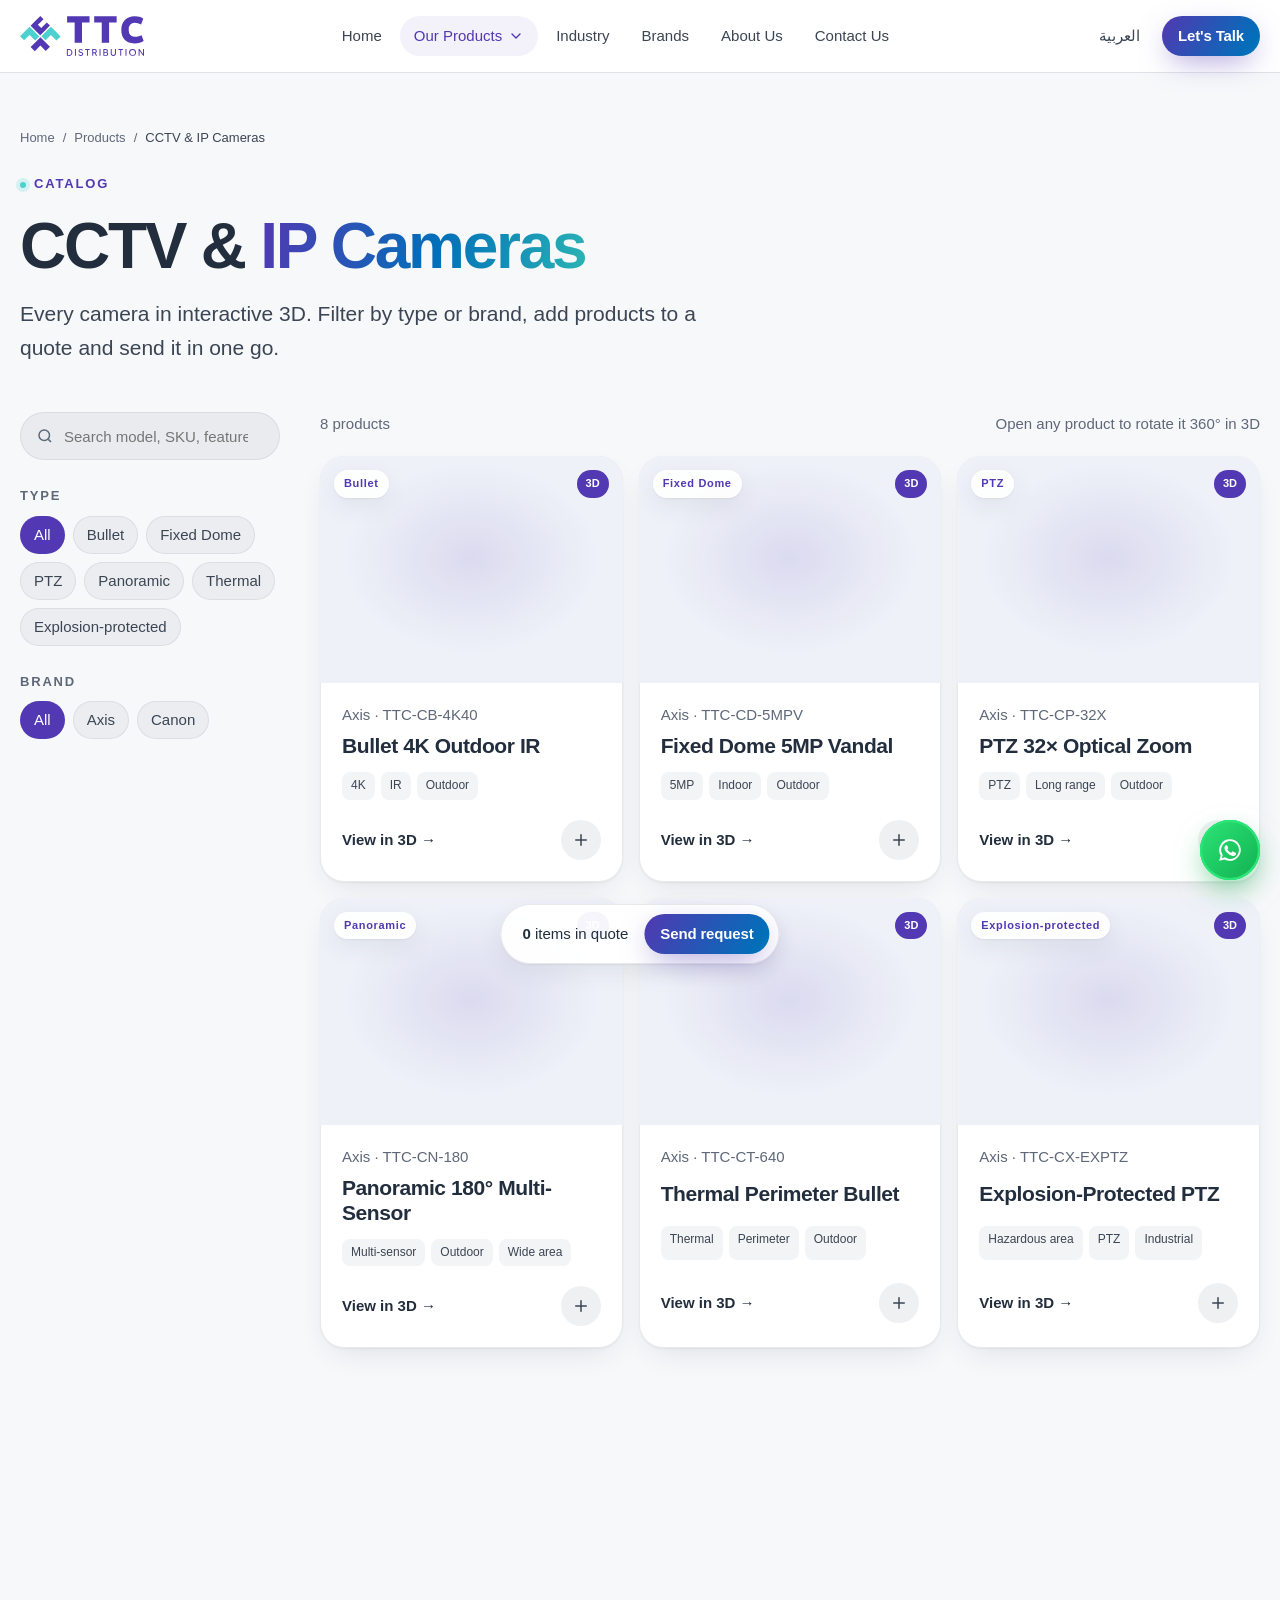
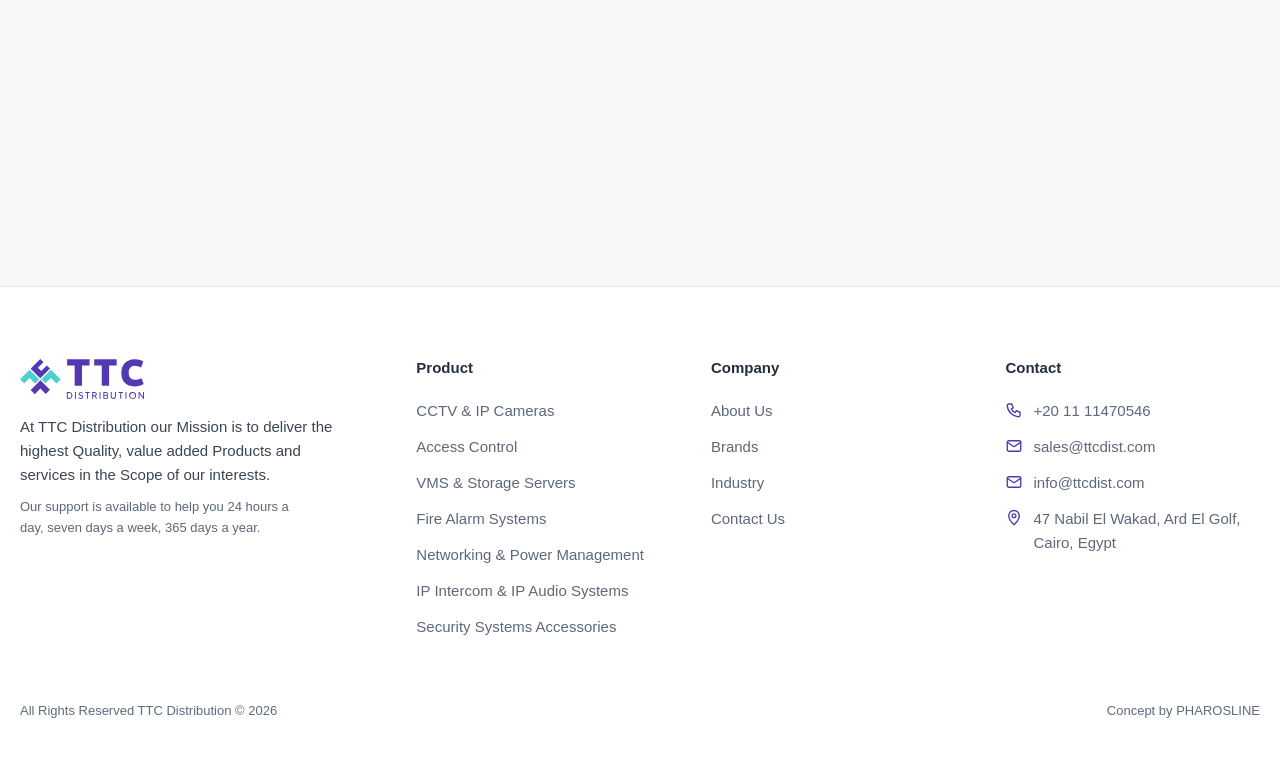
<file: products.html>
<!doctype html>
<html lang="en" dir="ltr" class="js">
<head>
  <meta charset="utf-8">
  <meta name="viewport" content="width=device-width, initial-scale=1, viewport-fit=cover">
  <title>CCTV & IP Cameras — Catalog | TTC Distribution</title>
  <meta name="description" content="Browse bullet, dome, PTZ, panoramic, thermal and explosion-protected IP cameras in interactive 3D. Request a quote from TTC Distribution.">
  <meta name="theme-color" content="#5238B2">
  <link rel="icon" href="assets/img/ttc-logo.svg" type="image/svg+xml">
  <link rel="alternate" hreflang="en" href="https://ttcdist.com/cctv-ip-cameras/">
  <link rel="alternate" hreflang="ar" href="https://ttcdist.com/ar/%D9%83%D8%A7%D9%85%D9%8A%D8%B1%D8%A7%D8%AA-%D8%A7%D9%84%D9%85%D8%B1%D8%A7%D9%82%D8%A8%D8%A9/">
  
  <style data-inline>:root{--violet-300:#A796E6;--violet-400:#6E55D6;--violet-500:#5238B2;--violet-600:#452E9A;--violet-700:#35237A;--teal-300:#9BE6E6;--teal-400:#4DD0D0;--teal-500:#2BB3B3;--blue-400:#2B8ED0;--blue-500:#0170B9;--navy-900:#222E3D;--navy-800:#3B4553;--bg:#F7F8FA;--bg-alt:#EEF1F8;--surface:#FFFFFF;--fg:#222E3D;--fg-rgb:34,46,61;--ink-300:#3B4553;--ink-400:#5E6878;--ink-500:#5F6B7D;--white:var(--fg);--line:rgba(34,46,61,.10);--grad-brand:linear-gradient(120deg,#5238B2 0%,#0170B9 60%,#4DD0D0 100%);--grad-text:linear-gradient(100deg,#5238B2 0%,#0170B9 55%,#2BB3B3 100%);--grad-glow:radial-gradient(60% 60% at 50% 40%,rgba(82,56,178,.16) 0%,rgba(1,112,185,.06) 45%,transparent 75%);--grad-card:linear-gradient(180deg,#FFFFFF 0%,#FAFBFE 100%);--grad-hero:radial-gradient(80% 90% at 75% 30%,#0170B9 0%,transparent 60%),radial-gradient(70% 80% at 10% 90%,#4DD0D0 0%,transparent 55%),linear-gradient(135deg,#2A1C6E 0%,#5238B2 55%,#3B2A92 100%);--font-sans:-apple-system,BlinkMacSystemFont,"SF Pro Display","SF Pro Text","Segoe UI",Roboto,"Helvetica Neue",Arial,sans-serif;--font-ar:-apple-system,BlinkMacSystemFont,"SF Arabic","Segoe UI","Noto Sans Arabic",Tahoma,sans-serif;--font-mono:ui-monospace,"SF Mono",Menlo,Consolas,monospace;--fs-xs:0.8125rem;--fs-sm:0.9375rem;--fs-base:1.0625rem;--fs-lg:clamp(1.125rem,1.05rem + .35vw,1.3125rem);--fs-xl:clamp(1.375rem,1.2rem + .8vw,1.75rem);--fs-2xl:clamp(1.75rem,1.4rem + 1.6vw,2.75rem);--fs-3xl:clamp(2.25rem,1.6rem + 3vw,4rem);--fs-hero:clamp(2.75rem,1.5rem + 6vw,6.5rem);--lh-tight:1.05;--lh-snug:1.2;--lh-body:1.6;--tracking-tight:-0.035em;--tracking-snug:-0.02em;--s-1:4px;--s-2:8px;--s-3:12px;--s-4:16px;--s-5:24px;--s-6:32px;--s-7:48px;--s-8:64px;--s-9:96px;--s-10:144px;--r-sm:10px;--r-md:16px;--r-lg:24px;--r-xl:32px;--r-full:999px;--shadow-1:0 1px 2px rgba(34,46,61,.06),0 8px 24px rgba(34,46,61,.08);--shadow-card:0 1px 2px rgba(34,46,61,.05),0 12px 32px -12px rgba(34,46,61,.14);--shadow-glow:0 10px 30px -8px rgba(82,56,178,.55);--ease-out:cubic-bezier(.16,1,.3,1);--ease-in-out:cubic-bezier(.65,0,.35,1);--dur-1:150ms;--dur-2:300ms;--dur-3:600ms;--container:1240px;--header-h:72px}.theme-dark{--bg:#1C1452;--surface:rgba(255,255,255,.06);--fg:#FFFFFF;--fg-rgb:255,255,255;--ink-300:#E4E1F7;--ink-400:#BDB6E6;--ink-500:#9C93D6;--white:#FFFFFF;--line:rgba(255,255,255,.14);--grad-text:linear-gradient(100deg,#FFFFFF 0%,#C9BEFF 45%,#9BE6E6 100%);--grad-card:linear-gradient(180deg,rgba(255,255,255,.08),rgba(255,255,255,.03));color:var(--ink-300)}*,*::before,*::after{box-sizing:border-box;margin:0;padding:0}html{-webkit-text-size-adjust:100%;scroll-padding-top:calc(var(--header-h) + 16px);background:var(--bg)}body{font-family:var(--font-sans);font-size:var(--fs-base);line-height:var(--lh-body);color:var(--ink-300);background:var(--bg);-webkit-font-smoothing:antialiased;-moz-osx-font-smoothing:grayscale;overflow-x:hidden}html[lang="ar"] body{font-family:var(--font-ar)}img,svg,canvas{display:block;max-width:100%}a{color:inherit;text-decoration:none}button{font:inherit;color:inherit;background:none;border:0;cursor:pointer}h1,h2,h3,h4{color:var(--white);font-weight:600;letter-spacing:var(--tracking-snug);line-height:var(--lh-snug)}:focus-visible{outline:2px solid var(--teal-400);outline-offset:3px;border-radius:6px}::selection{background:var(--violet-500);color:var(--fg)}body.is-locked{overflow:hidden}.container{width:min(100% - 40px,var(--container));margin-inline:auto}.skip-link{position:absolute;inset-inline-start:16px;top:-60px;z-index:200;background:var(--white);color:var(--surface);padding:10px 16px;border-radius:var(--r-sm);font-weight:600;transition:top var(--dur-2) var(--ease-out)}.skip-link:focus{top:12px}.sr-only{position:absolute;width:1px;height:1px;overflow:hidden;clip:rect(0 0 0 0);white-space:nowrap}.eyebrow{display:inline-flex;align-items:center;gap:8px;font-size:var(--fs-xs);font-weight:600;letter-spacing:.14em;text-transform:uppercase;color:var(--teal-300)}.eyebrow::before{content:"";width:6px;height:6px;border-radius:50%;background:var(--teal-400);box-shadow:0 0 12px var(--teal-400)}.grad-text{background:var(--grad-text);-webkit-background-clip:text;background-clip:text;color:transparent}.h-display{font-size:var(--fs-hero);line-height:var(--lh-tight);letter-spacing:var(--tracking-tight);font-weight:700}.h-section{font-size:var(--fs-3xl);line-height:1.08;letter-spacing:var(--tracking-tight);font-weight:700}.lead{font-size:var(--fs-lg);color:var(--ink-300);max-width:60ch}.btn{--h:48px;display:inline-flex;align-items:center;justify-content:center;gap:10px;min-height:var(--h);padding:0 22px;border-radius:var(--r-full);font-size:var(--fs-sm);font-weight:600;letter-spacing:-.01em;white-space:nowrap;transition:transform var(--dur-2) var(--ease-out),box-shadow var(--dur-2) var(--ease-out),background var(--dur-2)}.btn svg{width:18px;height:18px}.btn--primary{background:var(--grad-brand);background-size:160% 100%;color:var(--fg);box-shadow:var(--shadow-glow)}.btn--primary:hover{transform:translateY(-2px);background-position:100% 0}.btn--ghost{background:rgba(var(--fg-rgb),.06);color:var(--white);box-shadow:inset 0 0 0 1px rgba(var(--fg-rgb),.14)}.btn--ghost:hover{background:rgba(var(--fg-rgb),.12)}.btn--sm{--h:40px;padding:0 16px}.btn:active{transform:scale(.98)}.header{position:fixed;inset:0 0 auto;z-index:100;height:var(--header-h);transition:background var(--dur-2),box-shadow var(--dur-2),transform var(--dur-3) var(--ease-out)}.header.is-scrolled{background:rgba(5,7,13,.72);-webkit-backdrop-filter:saturate(180%) blur(20px);backdrop-filter:saturate(180%) blur(20px);box-shadow:0 1px 0 rgba(var(--fg-rgb),.06)}.header.is-hidden{transform:translateY(-100%)}.header__inner{height:100%;display:flex;align-items:center;justify-content:space-between;gap:24px}.logo{display:flex;align-items:center;gap:10px;color:var(--fg);font-weight:700;letter-spacing:-.02em}.logo svg{width:34px;height:34px}.logo small{display:block;font-size:10px;letter-spacing:.32em;color:var(--ink-400);font-weight:600}.nav{display:flex;align-items:center;gap:4px}.nav a{padding:8px 14px;border-radius:var(--r-full);font-size:var(--fs-sm);color:var(--ink-300);transition:color var(--dur-1),background var(--dur-1)}.nav a:hover,.nav a[aria-current="page"]{color:var(--fg);background:rgba(var(--fg-rgb),.06)}.header__actions{display:flex;align-items:center;gap:10px}.lang{font-size:var(--fs-sm);color:var(--ink-300);padding:8px 12px;border-radius:var(--r-full)}.lang:hover{color:var(--fg)}.burger{display:none;width:44px;height:44px;border-radius:12px;place-items:center;background:rgba(var(--fg-rgb),.06)}.burger span{display:block;width:18px;height:1.5px;background:#fff;border-radius:2px;transition:transform var(--dur-2) var(--ease-out)}.burger span+span{margin-top:5px}@media (max-width:960px){.nav,.header__actions .lang,.header__actions .btn{display:none}.burger{display:grid}}.drawer{position:fixed;inset:0;z-index:150;visibility:hidden;pointer-events:none}.drawer.is-open{visibility:visible;pointer-events:auto}.drawer__scrim{position:absolute;inset:0;background:rgba(3,5,10,.6);-webkit-backdrop-filter:blur(6px);backdrop-filter:blur(6px);opacity:0;transition:opacity var(--dur-2)}.drawer.is-open .drawer__scrim{opacity:1}.drawer__panel{position:absolute;inset-block:0;inset-inline-end:0;width:min(88vw,380px);background:var(--surface);box-shadow:-20px 0 60px rgba(0,0,0,.5);display:flex;flex-direction:column;padding:16px 20px 28px;transform:translateX(100%);transition:transform 420ms var(--ease-out);overflow-y:auto;overscroll-behavior:contain}html[dir="rtl"] .drawer__panel{transform:translateX(-100%)}.drawer.is-open .drawer__panel{transform:none}.drawer__top{display:flex;align-items:center;justify-content:space-between;height:52px;margin-bottom:12px}.drawer__close{width:44px;height:44px;border-radius:12px;display:grid;place-items:center;background:rgba(var(--fg-rgb),.06)}.drawer__close svg{width:20px;height:20px}.drawer__nav a,.drawer__nav button{display:flex;align-items:center;justify-content:space-between;width:100%;min-height:56px;font-size:1.25rem;font-weight:600;color:var(--fg);letter-spacing:-.02em;border-bottom:1px solid rgba(var(--fg-rgb),.06);text-align:start}.drawer__nav button svg{width:20px;height:20px;transition:transform var(--dur-2) var(--ease-out)}.drawer__nav button[aria-expanded="true"] svg{transform:rotate(180deg)}.drawer__sub{display:grid;grid-template-rows:0fr;transition:grid-template-rows var(--dur-2) var(--ease-out)}.drawer__sub.is-open{grid-template-rows:1fr}.drawer__sub>div{overflow:hidden}.drawer__sub a{min-height:48px;font-size:1rem;font-weight:500;color:var(--ink-300);padding-inline-start:12px;border-bottom:0}.drawer__foot{margin-top:auto;padding-top:24px;display:grid;gap:12px}.hero{position:relative;min-height:100svh;display:grid;align-items:center;overflow:hidden;isolation:isolate}.hero__canvas{position:absolute;inset:0;z-index:-1;width:100%;height:100%}.hero__glow{position:absolute;inset:-20% -10% auto;height:120%;background:var(--grad-glow);z-index:-2;pointer-events:none}.hero__grid{position:absolute;inset:0;z-index:-2;opacity:.35;pointer-events:none;background-image:linear-gradient(rgba(var(--fg-rgb),.04) 1px,transparent 1px),linear-gradient(90deg,rgba(var(--fg-rgb),.04) 1px,transparent 1px);background-size:64px 64px;mask-image:radial-gradient(70% 60% at 50% 40%,#000 30%,transparent 80%)}.hero__content{padding-top:calc(var(--header-h) + 40px);padding-bottom:120px;max-width:760px;position:relative}.hero__content .lead{margin-top:24px}.hero__cta{display:flex;flex-wrap:wrap;gap:12px;margin-top:36px}.hero__stats{display:flex;flex-wrap:wrap;gap:36px;margin-top:56px}.stat b{display:block;font-size:var(--fs-2xl);color:var(--fg);font-weight:700;letter-spacing:var(--tracking-tight);line-height:1}.stat span{font-size:var(--fs-xs);color:var(--ink-400);letter-spacing:.04em}.hero__scroll{position:absolute;bottom:28px;left:50%;translate:-50% 0;font-size:var(--fs-xs);color:var(--ink-400);display:grid;justify-items:center;gap:10px}.hero__scroll i{width:1px;height:42px;background:linear-gradient(var(--teal-400),transparent);animation:drip 2s var(--ease-in-out) infinite}@keyframes drip{0%{transform:scaleY(0);transform-origin:top}50%{transform:scaleY(1);transform-origin:top}51%{transform-origin:bottom}100%{transform:scaleY(0);transform-origin:bottom}}@media (max-width:960px){.hero{align-items:end}.hero__content{padding-bottom:96px}.hero__stats{gap:24px}}.section{padding-block:var(--s-10);position:relative}.section__head{display:grid;gap:16px;margin-bottom:var(--s-8);max-width:780px}.section__head--center{margin-inline:auto;text-align:center;justify-items:center}@media (max-width:720px){.section{padding-block:var(--s-9)}}.brands{padding-block:40px;border-block:1px solid rgba(var(--fg-rgb),.06);overflow:hidden;mask-image:linear-gradient(90deg,transparent,#000 12%,#000 88%,transparent)}.brands__track{display:flex;gap:72px;width:max-content;animation:marquee 38s linear infinite}.brands__track span{font-size:1.5rem;font-weight:700;color:var(--ink-500);letter-spacing:-.02em;white-space:nowrap}@keyframes marquee{to{transform:translateX(-50%)}}.bento{display:grid;grid-template-columns:repeat(6,1fr);gap:16px}.tile{position:relative;grid-column:span 2;min-height:300px;border-radius:var(--r-lg);padding:28px;background:var(--grad-card);box-shadow:inset 0 0 0 1px rgba(var(--fg-rgb),.07);overflow:hidden;display:flex;flex-direction:column;justify-content:flex-end;transition:transform var(--dur-3) var(--ease-out),box-shadow var(--dur-2)}.tile:hover{transform:translateY(-4px);box-shadow:inset 0 0 0 1px rgba(139,116,255,.45),0 30px 60px -30px rgba(106,75,255,.6)}.tile--wide{grid-column:span 4}.tile--tall{grid-row:span 2}.tile h3{font-size:var(--fs-xl)}.tile p{font-size:var(--fs-sm);color:var(--ink-400);margin-top:8px;max-width:42ch}.tile__icon{position:absolute;top:24px;inset-inline-start:24px;width:48px;height:48px;border-radius:14px;display:grid;place-items:center;background:rgba(106,75,255,.16);color:var(--violet-300)}.tile__icon svg{width:24px;height:24px}.tile__arrow{position:absolute;top:24px;inset-inline-end:24px;width:40px;height:40px;border-radius:50%;display:grid;place-items:center;background:rgba(var(--fg-rgb),.06);transition:transform var(--dur-2) var(--ease-out),background var(--dur-2)}.tile:hover .tile__arrow{transform:rotate(-45deg);background:var(--violet-500)}.tile__canvas{position:absolute;inset:0 0 35% 0;width:100%;height:65%;pointer-events:none}.tile__orb{position:absolute;width:260px;height:260px;border-radius:50%;filter:blur(60px);opacity:.45;top:-60px;inset-inline-end:-60px;background:var(--violet-500)}.tile__orb--teal{background:var(--teal-500)}.tile__orb--blue{background:var(--blue-500)}@media (max-width:960px){.bento{grid-template-columns:1fr 1fr}.tile,.tile--wide{grid-column:span 2}.tile--tall{grid-row:auto}}@media (min-width:600px) and (max-width:960px){.tile{grid-column:span 1}.tile--wide{grid-column:span 2}}.story{position:relative}.story__pin{height:100svh;display:grid;grid-template-columns:1fr 1fr;align-items:center;gap:48px}.story__stage{position:relative;aspect-ratio:1;max-height:72svh;justify-self:center;width:100%}.story__stage canvas{width:100%;height:100%}.story__steps{position:relative;height:280px}.story__step{position:absolute;inset:0;opacity:0}.story__step h3{font-size:var(--fs-2xl);letter-spacing:var(--tracking-tight)}.story__step p{margin-top:14px;font-size:var(--fs-lg);max-width:44ch}.story__step .num{font-family:var(--font-mono);color:var(--teal-300);font-size:var(--fs-sm);margin-bottom:12px;display:block}.story__progress{display:flex;gap:8px;margin-top:24px}.story__progress i{height:3px;flex:1;border-radius:3px;background:rgba(var(--fg-rgb),.1);overflow:hidden;position:relative}.story__progress i b{position:absolute;inset:0;background:var(--grad-brand);transform:scaleX(0);transform-origin:left}@media (max-width:960px){.story__pin{grid-template-columns:1fr;grid-template-rows:55svh auto;gap:8px;align-content:center}.story__stage{max-height:55svh;aspect-ratio:auto;height:100%}.story__steps{height:220px}}.numbers{display:grid;grid-template-columns:repeat(4,1fr);gap:1px;background:rgba(var(--fg-rgb),.07);border-radius:var(--r-lg);overflow:hidden}.numbers div{background:var(--bg);padding:40px 28px}.numbers b{display:block;font-size:var(--fs-3xl);font-weight:700;color:var(--fg);letter-spacing:var(--tracking-tight);line-height:1}.numbers span{display:block;margin-top:12px;font-size:var(--fs-sm);color:var(--ink-400)}@media (max-width:720px){.numbers{grid-template-columns:1fr 1fr}.numbers div{padding:28px 20px}}.industries{display:grid;grid-template-columns:repeat(auto-fill,minmax(220px,1fr));gap:12px}.chip-card{padding:22px;border-radius:var(--r-md);background:var(--grad-card);box-shadow:inset 0 0 0 1px rgba(var(--fg-rgb),.07);display:flex;align-items:center;gap:14px;color:var(--fg);font-weight:600}.chip-card svg{width:22px;height:22px;color:var(--teal-300);flex:none}.cta{position:relative;border-radius:var(--r-xl);padding:clamp(40px,6vw,88px);overflow:hidden;isolation:isolate;background:linear-gradient(135deg,var(--violet-700),var(--ink-850) 60%);box-shadow:inset 0 0 0 1px rgba(var(--fg-rgb),.08)}.cta::before{content:"";position:absolute;inset:auto -20% -60% 30%;height:140%;background:radial-gradient(closest-side,rgba(63,232,218,.35),transparent);z-index:-1}.cta h2{font-size:var(--fs-3xl);letter-spacing:var(--tracking-tight);max-width:18ch}.cta p{margin-top:16px;max-width:52ch}.cta .hero__cta{margin-top:32px}.footer{padding-block:72px 40px;border-top:1px solid rgba(var(--fg-rgb),.06);margin-top:var(--s-9)}.footer__grid{display:grid;grid-template-columns:1.4fr repeat(3,1fr);gap:40px}.footer h4{font-size:var(--fs-sm);color:var(--fg);margin-bottom:16px}.footer li{list-style:none}.footer li a{display:inline-block;padding:6px 0;font-size:var(--fs-sm);color:var(--ink-400)}.footer li a:hover{color:var(--fg)}.footer__bottom{display:flex;justify-content:space-between;flex-wrap:wrap;gap:12px;margin-top:56px;font-size:var(--fs-xs);color:var(--ink-500)}@media (max-width:820px){.footer__grid{grid-template-columns:1fr 1fr}.footer__grid>div:first-child{grid-column:1/-1}}.fab{position:fixed;inset-inline-end:20px;bottom:calc(20px + env(safe-area-inset-bottom));z-index:90;width:56px;height:56px;border-radius:50%;display:grid;place-items:center;background:#25D366;color:var(--fg);box-shadow:0 10px 30px rgba(37,211,102,.35);transition:transform var(--dur-2) var(--ease-out)}.fab:hover{transform:scale(1.06)}.fab svg{width:26px;height:26px}.page-hero{padding-top:calc(var(--header-h) + 72px);padding-bottom:48px;position:relative;overflow:hidden}.page-hero::before{content:"";position:absolute;inset:-40% -10% auto;height:120%;background:var(--grad-glow);z-index:-1}.crumbs{display:flex;gap:8px;font-size:var(--fs-xs);color:var(--ink-400);margin-bottom:20px;flex-wrap:wrap}.crumbs a:hover{color:var(--fg)}.crumbs span[aria-current]{color:var(--ink-300)}.catalog{display:grid;grid-template-columns:260px 1fr;gap:40px;align-items:start}.filters{position:sticky;top:calc(var(--header-h) + 20px);display:grid;gap:28px}.filters h3{font-size:var(--fs-xs);text-transform:uppercase;letter-spacing:.14em;color:var(--ink-400);margin-bottom:12px;font-weight:600}.search{position:relative}.search input{width:100%;height:48px;border-radius:var(--r-full);border:0;background:rgba(var(--fg-rgb),.06);color:var(--fg);padding:0 18px 0 44px;font:inherit;font-size:var(--fs-sm);box-shadow:inset 0 0 0 1px rgba(var(--fg-rgb),.08)}.search input:focus{outline:none;box-shadow:inset 0 0 0 1.5px var(--violet-400)}.search svg{position:absolute;left:16px;top:50%;translate:0 -50%;width:18px;height:18px;color:var(--ink-400)}.chips{display:flex;flex-wrap:wrap;gap:8px}.chip{min-height:38px;padding:0 14px;border-radius:var(--r-full);font-size:var(--fs-sm);background:rgba(var(--fg-rgb),.05);color:var(--ink-300);box-shadow:inset 0 0 0 1px rgba(var(--fg-rgb),.08);transition:all var(--dur-1)}.chip:hover{color:var(--fg)}.chip[aria-pressed="true"]{background:var(--violet-500);color:var(--fg);box-shadow:none}.catalog__bar{display:flex;justify-content:space-between;align-items:center;margin-bottom:20px;font-size:var(--fs-sm);color:var(--ink-400)}.grid{display:grid;grid-template-columns:repeat(auto-fill,minmax(260px,1fr));gap:16px}.card{position:relative;border-radius:var(--r-lg);background:var(--grad-card);box-shadow:inset 0 0 0 1px rgba(var(--fg-rgb),.07);overflow:hidden;display:flex;flex-direction:column;transition:transform var(--dur-3) var(--ease-out),box-shadow var(--dur-2)}.card:hover{transform:translateY(-4px);box-shadow:inset 0 0 0 1px rgba(139,116,255,.45),0 30px 60px -30px rgba(106,75,255,.55)}.card__media{position:relative;aspect-ratio:4/3;background:radial-gradient(60% 60% at 50% 45%,rgba(106,75,255,.25),transparent 70%)}.card__media canvas{width:100%;height:100%}.card__badge{position:absolute;top:14px;inset-inline-start:14px;font-size:11px;font-weight:600;letter-spacing:.06em;padding:5px 10px;border-radius:var(--r-full);background:rgba(5,7,13,.6);color:var(--teal-300);-webkit-backdrop-filter:blur(8px);backdrop-filter:blur(8px)}.card__3d{position:absolute;top:14px;inset-inline-end:14px;font-size:11px;font-weight:700;padding:5px 9px;border-radius:var(--r-full);background:rgba(106,75,255,.25);color:var(--violet-300)}.card__body{padding:20px 22px 22px;display:grid;gap:6px;flex:1}.card__body h3{font-size:var(--fs-lg);letter-spacing:-.02em}.card__body p{font-size:var(--fs-sm);color:var(--ink-400)}.card__specs{display:flex;flex-wrap:wrap;gap:6px;margin-top:8px}.card__specs span{font-size:12px;padding:4px 9px;border-radius:8px;background:rgba(var(--fg-rgb),.05);color:var(--ink-300)}.card__foot{display:flex;justify-content:space-between;align-items:center;margin-top:14px}.card__link{font-size:var(--fs-sm);font-weight:600;color:var(--fg);display:inline-flex;gap:6px;align-items:center}.card__link::after{content:"";position:absolute;inset:0}.rfq-add{position:relative;z-index:2;width:40px;height:40px;border-radius:50%;display:grid;place-items:center;background:rgba(var(--fg-rgb),.07);transition:background var(--dur-1)}.rfq-add:hover{background:var(--violet-500)}.rfq-add[aria-pressed="true"]{background:var(--teal-500);color:var(--ink-950)}.rfq-add svg{width:18px;height:18px}.empty{padding:60px;text-align:center;color:var(--ink-400);grid-column:1/-1}.filters__toggle{display:none}@media (max-width:960px){.catalog{grid-template-columns:1fr}.filters{position:static;display:none}.filters.is-open{display:grid}.filters__toggle{display:inline-flex}}.rfq-bar{position:fixed;left:50%;bottom:calc(20px + env(safe-area-inset-bottom));translate:-50% 140%;z-index:95;display:flex;align-items:center;gap:16px;padding:10px 10px 10px 22px;border-radius:var(--r-full);background:rgba(15,22,38,.85);-webkit-backdrop-filter:blur(18px);backdrop-filter:blur(18px);box-shadow:inset 0 0 0 1px rgba(var(--fg-rgb),.1),0 20px 50px rgba(0,0,0,.5);transition:translate var(--dur-3) var(--ease-out);color:var(--fg);font-size:var(--fs-sm)}.rfq-bar.is-visible{translate:-50% 0}@media (max-width:600px){.rfq-bar{width:calc(100% - 100px);left:20px;translate:0 140%}.rfq-bar.is-visible{translate:0 0}}.pdp{display:grid;grid-template-columns:1.15fr 1fr;gap:56px;align-items:start;padding-top:calc(var(--header-h) + 32px)}.viewer{position:sticky;top:calc(var(--header-h) + 20px);aspect-ratio:1;border-radius:var(--r-xl);overflow:hidden;background:radial-gradient(70% 70% at 50% 40%,rgba(106,75,255,.28),rgba(10,15,28,1) 75%);box-shadow:inset 0 0 0 1px rgba(var(--fg-rgb),.08);touch-action:none}.viewer canvas{width:100%;height:100%;cursor:grab}.viewer canvas:active{cursor:grabbing}.viewer__ui{position:absolute;inset:auto 16px 16px;display:flex;justify-content:space-between;align-items:center;gap:8px;pointer-events:none}.viewer__ui>*{pointer-events:auto}.views{display:flex;gap:6px;padding:6px;border-radius:var(--r-full);background:rgba(5,7,13,.6);-webkit-backdrop-filter:blur(12px);backdrop-filter:blur(12px)}.views button{min-height:36px;padding:0 12px;border-radius:var(--r-full);font-size:12px;font-weight:600;color:var(--ink-300)}.views button[aria-pressed="true"]{background:#fff;color:var(--surface)}.viewer__hint{position:absolute;top:16px;inset-inline-start:16px;font-size:12px;color:var(--ink-300);padding:6px 12px;border-radius:var(--r-full);background:rgba(5,7,13,.5);display:flex;gap:8px;align-items:center}.viewer__hint svg{width:16px;height:16px}.icon-btn{width:44px;height:44px;border-radius:50%;display:grid;place-items:center;background:rgba(5,7,13,.6);-webkit-backdrop-filter:blur(12px);backdrop-filter:blur(12px)}.icon-btn svg{width:18px;height:18px}.pdp__info h1{font-size:var(--fs-3xl);letter-spacing:var(--tracking-tight);line-height:1.05;margin-top:12px}.pdp__info .lead{margin-top:18px}.pdp__meta{display:flex;gap:10px;flex-wrap:wrap;margin-top:20px}.pdp__meta span{font-size:12px;padding:6px 12px;border-radius:var(--r-full);background:rgba(var(--fg-rgb),.06);color:var(--ink-300)}.pdp__cta{display:flex;gap:12px;flex-wrap:wrap;margin-top:32px}.specs{margin-top:48px;border-radius:var(--r-lg);overflow:hidden;box-shadow:inset 0 0 0 1px rgba(var(--fg-rgb),.08)}.specs h2{font-size:var(--fs-lg);padding:20px 22px;background:rgba(var(--fg-rgb),.03)}.specs dl{display:grid;grid-template-columns:minmax(120px,40%) 1fr}.specs dt,.specs dd{padding:14px 22px;border-top:1px solid rgba(var(--fg-rgb),.06);font-size:var(--fs-sm)}.specs dt{color:var(--ink-400)}.specs dd{color:var(--fg)}.features{display:grid;grid-template-columns:1fr 1fr;gap:12px;margin-top:24px}.feature{padding:18px;border-radius:var(--r-md);background:var(--grad-card);box-shadow:inset 0 0 0 1px rgba(var(--fg-rgb),.07)}.feature b{display:block;color:var(--fg);font-size:var(--fs-sm)}.feature span{font-size:13px;color:var(--ink-400)}.downloads{margin-top:24px;display:grid;gap:10px}.download{display:flex;align-items:center;justify-content:space-between;padding:16px 20px;border-radius:var(--r-md);background:rgba(var(--fg-rgb),.04);box-shadow:inset 0 0 0 1px rgba(var(--fg-rgb),.07);color:var(--fg);font-size:var(--fs-sm);font-weight:500}.download:hover{background:rgba(var(--fg-rgb),.08)}.download small{color:var(--ink-400);font-weight:400;margin-inline-start:8px}@media (max-width:960px){.pdp{grid-template-columns:1fr;gap:28px}.viewer{position:relative;top:0;aspect-ratio:1/1.05}.features{grid-template-columns:1fr}}.js [data-reveal]{opacity:0;transform:translateY(28px)}.split-line{display:block;overflow:hidden;padding-bottom:.06em}.split-line>span{display:inline-block}@media (prefers-reduced-motion:reduce){*,*::before,*::after{animation-duration:.01ms!important;animation-iteration-count:1!important;transition-duration:.01ms!important;scroll-behavior:auto!important}.js [data-reveal]{opacity:1;transform:none}}html[dir="rtl"] h1,html[dir="rtl"] h2,html[dir="rtl"] h3,html[dir="rtl"] h4,html[dir="rtl"] .h-display,html[dir="rtl"] .h-section,html[dir="rtl"] .btn,html[dir="rtl"] .eyebrow,html[dir="rtl"] .stat b,html[dir="rtl"] .numbers b,html[dir="rtl"] .drawer__nav a,html[dir="rtl"] .drawer__nav button{letter-spacing:0}html[dir="rtl"] .eyebrow{text-transform:none;font-size:var(--fs-sm)}html[dir="rtl"] .h-display{line-height:1.25}html[dir="rtl"] .h-section,html[dir="rtl"] .pdp__info h1,html[dir="rtl"] .cta h2{line-height:1.3}html[dir="rtl"] body{line-height:1.8}html[dir="rtl"] .grad-text{padding-bottom:.08em}html[dir="rtl"] .btn svg,html[dir="rtl"] .tile__arrow svg{transform:scaleX(-1)}html[dir="rtl"] .tile:hover .tile__arrow{transform:rotate(45deg)}html[dir="rtl"] .search svg{left:auto;right:16px}html[dir="rtl"] .search input{padding:0 44px 0 18px}html[dir="rtl"] .story__progress i b{transform-origin:right}html[dir="rtl"] .brands__track{animation-direction:reverse}html[dir="rtl"] .hero__content{margin-inline-start:0}@media (max-width:600px){html[dir="rtl"] .rfq-bar{left:auto;right:20px}}.fab{transition:transform var(--dur-3) var(--ease-out),opacity var(--dur-2)}.fab.is-hidden{transform:translateY(120px);opacity:0}@media (max-width:960px){.hero{display:block;min-height:auto}.hero__canvas{position:relative;inset:auto;height:44svh;min-height:300px;margin-top:var(--header-h)}.hero__content{padding-top:0;padding-bottom:64px;margin-top:-12px}.hero__scroll{display:none}.hero__stats{display:grid;grid-template-columns:repeat(3,auto);justify-content:start;gap:28px;margin-top:40px}.tile{min-height:210px}.story__steps{height:270px}.footer li a{display:flex;align-items:center;min-height:44px;padding:0}.crumbs a{padding-block:12px}.catalog__bar span:last-child{display:none}.fab{width:52px;height:52px}}@media (min-width:1400px){.hero>.container,.header__inner{width:min(100% - 8vw,1680px)}.hero__content{max-width:min(760px,46vw)}}.tile{min-height:360px;background:linear-gradient(180deg,rgba(var(--fg-rgb),.05),rgba(var(--fg-rgb),.01)),radial-gradient(120% 80% at 50% 0%,rgba(106,75,255,.12),transparent 60%)}.tile--tall{min-height:520px}.tile .tile__canvas{position:absolute;inset:0 0 auto 0;width:100%;height:68%;z-index:0}.tile--tall .tile__canvas{height:74%}.tile h3,.tile p{position:relative;z-index:1}.tile::after{content:"";position:absolute;inset:auto 0 0 0;height:45%;background:linear-gradient(transparent,var(--surface) 85%);z-index:0;pointer-events:none}.tile__icon,.tile__arrow{z-index:2}@media (max-width:960px){.tile{min-height:330px}.tile--tall{min-height:420px}}.story{background:radial-gradient(60% 70% at 30% 50%,rgba(106,75,255,.18),transparent 70%),radial-gradient(40% 50% at 80% 60%,rgba(63,232,218,.08),transparent 70%)}.story__pin{grid-template-columns:1.25fr 1fr}.story__stage{max-height:82svh}.story__stage::before{content:"";position:absolute;inset:8%;border-radius:50%;background:radial-gradient(closest-side,rgba(139,116,255,.35),rgba(10,124,255,.12) 60%,transparent);filter:blur(8px)}.story__ring{position:absolute;inset:4%;border-radius:50%;border:1px dashed rgba(139,116,255,.35);animation:spin 40s linear infinite;pointer-events:none}.story__ring:nth-child(2){inset:14%;border:1px solid rgba(63,232,218,.18);animation-duration:28s;animation-direction:reverse}.story__ring::after{content:"";position:absolute;top:-4px;left:50%;width:8px;height:8px;border-radius:50%;background:var(--teal-400);box-shadow:0 0 14px var(--teal-400)}@keyframes spin{to{transform:rotate(360deg)}}.story__stage canvas{position:relative;z-index:1}.story__big{position:absolute;inset-inline-end:-2%;bottom:4%;font-size:clamp(120px,16vw,240px);font-weight:800;line-height:1;letter-spacing:-.06em;color:transparent;-webkit-text-stroke:1px rgba(var(--fg-rgb),.09);pointer-events:none;z-index:0;font-family:var(--font-sans)}.story__chips{display:flex;flex-wrap:wrap;gap:8px;margin-top:20px}.story__chips span{font-size:13px;padding:7px 12px;border-radius:var(--r-full);background:rgba(var(--fg-rgb),.06);color:var(--fg);box-shadow:inset 0 0 0 1px rgba(var(--fg-rgb),.08)}.story__steps{height:330px}@media (max-width:960px){.story__pin{grid-template-columns:1fr}.story__steps{height:300px}.story__big{font-size:110px}}.ind-carousel{position:relative}.ind-track{display:grid;grid-auto-flow:column;grid-auto-columns:minmax(300px,calc((100% - 48px)/4));gap:16px;overflow-x:auto;scroll-snap-type:x mandatory;scrollbar-width:none;padding-block:6px 10px;cursor:grab;overscroll-behavior-x:contain}.ind-track::-webkit-scrollbar{display:none}.ind-track.is-dragging{cursor:grabbing;scroll-snap-type:none}.ind-card{scroll-snap-align:start;border-radius:var(--r-lg);overflow:hidden;background:var(--surface);box-shadow:inset 0 0 0 1px rgba(var(--fg-rgb),.08);display:flex;flex-direction:column;transition:transform var(--dur-3) var(--ease-out),box-shadow var(--dur-2);user-select:none}.ind-card:hover{transform:translateY(-6px);box-shadow:inset 0 0 0 1px color-mix(in srgb,var(--c1) 60%,transparent),0 30px 60px -30px var(--c1)}.ind-card__visual{position:relative;height:220px;display:grid;place-items:center;overflow:hidden;color:var(--fg);background:radial-gradient(70% 90% at 30% 20%,color-mix(in srgb,var(--c1) 85%,transparent),transparent 70%),radial-gradient(70% 90% at 80% 100%,color-mix(in srgb,var(--c2) 75%,transparent),transparent 70%),#0b1020}.ind-card__visual::before{content:"";position:absolute;inset:0;opacity:.35;background-image:linear-gradient(rgba(var(--fg-rgb),.12) 1px,transparent 1px),linear-gradient(90deg,rgba(var(--fg-rgb),.12) 1px,transparent 1px);background-size:28px 28px;mask-image:radial-gradient(70% 70% at 50% 50%,#000,transparent)}.ind-card__visual svg{position:relative;width:92px;height:92px;filter:drop-shadow(0 10px 30px rgba(0,0,0,.4));transition:transform var(--dur-3) var(--ease-out)}.ind-card:hover .ind-card__visual svg{transform:scale(1.1) rotate(-4deg)}.ind-card__num{position:absolute;top:16px;inset-inline-start:18px;font-family:var(--font-mono);font-size:13px;color:rgba(var(--fg-rgb),.75)}.ind-card__body{padding:22px 22px 24px;display:grid;gap:10px;flex:1;align-content:start}.ind-card__body h3{font-size:var(--fs-lg)}.ind-card__body p{font-size:var(--fs-sm);color:var(--ink-400)}.ind-card__tags{display:flex;flex-wrap:wrap;gap:6px;list-style:none;margin-top:4px}.ind-card__tags li{font-size:12px;padding:4px 10px;border-radius:var(--r-full);background:rgba(var(--fg-rgb),.06);color:var(--ink-300)}.ind-nav{display:flex;align-items:center;justify-content:space-between;gap:24px;margin-top:28px}.ind-dots{flex:1;height:3px;border-radius:3px;background:rgba(var(--fg-rgb),.08);position:relative;overflow:hidden;max-width:420px}.ind-dots i{position:absolute;inset-block:0;inset-inline-start:0;width:25%;border-radius:3px;background:var(--grad-brand);transition:inset-inline-start var(--dur-2) var(--ease-out)}.ind-arrows{display:flex;gap:10px}.ind-btn{width:52px;height:52px;border-radius:50%;display:grid;place-items:center;background:rgba(var(--fg-rgb),.06);box-shadow:inset 0 0 0 1px rgba(var(--fg-rgb),.1);transition:background var(--dur-1),transform var(--dur-2)}.ind-btn:hover{background:var(--violet-500);transform:scale(1.05)}.ind-btn:disabled{opacity:.35;pointer-events:none}.ind-btn svg{width:20px;height:20px}html[dir="rtl"] .ind-btn svg{transform:scaleX(-1)}@media (max-width:960px){.ind-track{grid-auto-columns:82%}.ind-card__visual{height:190px}}.cta{display:grid;grid-template-columns:1.1fr 1fr;align-items:center;gap:24px}.cta__visual{position:relative;height:420px}.cta__canvas{width:100%;height:100%}.cta__badge{position:absolute;padding:12px 16px;border-radius:16px;background:rgba(10,15,28,.7);-webkit-backdrop-filter:blur(14px);backdrop-filter:blur(14px);box-shadow:inset 0 0 0 1px rgba(var(--fg-rgb),.12),0 20px 40px rgba(0,0,0,.35);animation:float 6s var(--ease-in-out) infinite}.cta__badge b{display:block;color:var(--fg);font-size:var(--fs-xl);line-height:1.1}.cta__badge span{font-size:12px;color:var(--ink-300)}.cta__badge--0{top:8%;inset-inline-start:0}.cta__badge--1{bottom:12%;inset-inline-start:6%;animation-delay:-2s}.cta__badge--2{top:40%;inset-inline-end:0;animation-delay:-4s}@keyframes float{50%{transform:translateY(-10px)}}@media (max-width:960px){.cta{grid-template-columns:1fr}.cta__visual{height:320px}}html{overflow-x:clip}.story,.cta{overflow:clip}.story__stage{overflow:visible}.svc{display:grid;grid-template-columns:minmax(280px,380px) 1fr;gap:20px;align-items:stretch}.svc-tabs{display:grid;gap:6px;align-content:start}.svc-tab{position:relative;display:flex;align-items:center;gap:14px;min-height:64px;padding:12px 16px;border-radius:var(--r-md);text-align:start;color:var(--ink-400);font-weight:600;font-size:var(--fs-sm);overflow:hidden;transition:background var(--dur-2),color var(--dur-2)}.svc-tab:hover{color:var(--fg);background:rgba(var(--fg-rgb),.04)}.svc-tab[aria-selected="true"]{color:var(--fg);background:var(--grad-card);box-shadow:inset 0 0 0 1px rgba(139,116,255,.35)}.svc-tab__icon{flex:none;width:40px;height:40px;border-radius:12px;display:grid;place-items:center;background:rgba(var(--fg-rgb),.05);transition:background var(--dur-2),color var(--dur-2)}.svc-tab[aria-selected="true"] .svc-tab__icon{background:var(--grad-brand);color:var(--fg)}.svc-tab__icon svg{width:20px;height:20px}.svc-tab__bar{position:absolute;inset-inline-start:0;bottom:0;height:2px;width:100%;background:var(--grad-brand);transform:scaleX(0);transform-origin:left}html[dir="rtl"] .svc-tab__bar{transform-origin:right}.svc-panels{position:relative;border-radius:var(--r-xl);background:radial-gradient(80% 90% at 85% 0%,rgba(106,75,255,.22),transparent 60%),var(--surface);box-shadow:inset 0 0 0 1px rgba(var(--fg-rgb),.08);min-height:520px;overflow:hidden}.svc-panel{display:grid;grid-template-columns:200px 1fr;gap:36px;padding:clamp(28px,4vw,52px);height:100%;align-items:start}.svc-panel[hidden]{display:none}.svc-panel__visual{position:relative;aspect-ratio:1;border-radius:var(--r-lg);display:grid;place-items:center;background:radial-gradient(circle at 50% 40%,rgba(139,116,255,.45),rgba(10,124,255,.12) 55%,transparent 75%);box-shadow:inset 0 0 0 1px rgba(var(--fg-rgb),.08)}.svc-panel__visual::before{content:"";position:absolute;inset:12%;border-radius:50%;border:1px dashed rgba(63,232,218,.35);animation:spin 24s linear infinite}.svc-panel__icon{width:44%;height:44%;color:var(--fg);filter:drop-shadow(0 8px 24px rgba(106,75,255,.6))}.svc-panel__num{position:absolute;bottom:10px;inset-inline-end:14px;font-family:var(--font-mono);font-size:12px;color:var(--teal-300)}.svc-panel__text h3{font-size:var(--fs-2xl);letter-spacing:var(--tracking-tight);line-height:1.15}.svc-panel__text p{margin-top:14px;font-size:var(--fs-lg);color:var(--ink-300);max-width:56ch}.svc-chips{display:flex;flex-wrap:wrap;gap:8px;margin-top:22px}.svc-chips span{font-size:13px;padding:8px 14px;border-radius:var(--r-full);background:rgba(var(--fg-rgb),.06);color:var(--fg);box-shadow:inset 0 0 0 1px rgba(var(--fg-rgb),.08)}.calc{display:grid;grid-template-columns:1fr 1fr;gap:14px 18px;margin-top:22px}.calc label{display:grid;grid-template-columns:1fr auto;gap:8px;font-size:13px;color:var(--ink-400);align-items:center}.calc input[type=range]{grid-column:1/-1;accent-color:var(--violet-400);width:100%;height:28px}.calc output{font-weight:700;color:var(--fg);font-size:var(--fs-sm)}.calc select{grid-column:1/-1;height:44px;border-radius:12px;border:0;padding:0 12px;background:rgba(var(--fg-rgb),.06);color:var(--fg);font:inherit;font-size:var(--fs-sm);box-shadow:inset 0 0 0 1px rgba(var(--fg-rgb),.1)}.calc select option{background:var(--surface)}.calc__out{grid-column:1/-1;display:grid;grid-template-columns:1fr 1fr;gap:12px;margin-top:6px}.calc__out div{padding:18px;border-radius:var(--r-md);background:linear-gradient(135deg,rgba(106,75,255,.25),rgba(63,232,218,.1));box-shadow:inset 0 0 0 1px rgba(139,116,255,.3)}.calc__out span{display:block;font-size:12px;color:var(--ink-300)}.calc__out b{display:block;margin-top:6px;font-size:var(--fs-2xl);color:var(--fg);letter-spacing:var(--tracking-tight);line-height:1}.calc__note{grid-column:1/-1;font-size:12px;color:var(--ink-500);margin:0!important}@media (max-width:960px){.svc{grid-template-columns:1fr}.svc-tabs{grid-auto-flow:column;grid-auto-columns:max-content;overflow-x:auto;scrollbar-width:none;padding-bottom:4px;scroll-snap-type:x mandatory}.svc-tabs::-webkit-scrollbar{display:none}.svc-tab{min-height:52px;scroll-snap-align:start;white-space:nowrap}.svc-panel{grid-template-columns:1fr;gap:20px}.svc-panel__visual{width:120px}.svc-panels{min-height:0}.calc{grid-template-columns:1fr}}.faq{display:grid;grid-template-columns:1fr 1.4fr;gap:48px;align-items:start}.faq .section__head{position:sticky;top:calc(var(--header-h) + 24px)}.faq__list{display:grid;gap:10px}.faq__item{border-radius:var(--r-md);background:var(--grad-card);box-shadow:inset 0 0 0 1px rgba(var(--fg-rgb),.08);transition:box-shadow var(--dur-2)}.faq__item[open]{box-shadow:inset 0 0 0 1px rgba(139,116,255,.4)}.faq__item summary{list-style:none;cursor:pointer;display:flex;justify-content:space-between;align-items:center;gap:16px;min-height:64px;padding:16px 22px;color:var(--fg);font-weight:600}.faq__item summary::-webkit-details-marker{display:none}.faq__item summary span{position:relative;flex:none;width:28px;height:28px;border-radius:50%;background:rgba(var(--fg-rgb),.07)}.faq__item summary span::before,.faq__item summary span::after{content:"";position:absolute;left:50%;top:50%;width:12px;height:1.5px;background:#fff;translate:-50% -50%;transition:transform var(--dur-2) var(--ease-out)}.faq__item summary span::after{transform:rotate(90deg)}.faq__item[open] summary span{background:var(--violet-500)}.faq__item[open] summary span::after{transform:rotate(0)}.faq__a{padding:0 22px 20px;color:var(--ink-300);font-size:var(--fs-sm);max-width:70ch}@media (max-width:960px){.faq{grid-template-columns:1fr;gap:0}.faq .section__head{position:static}}.calc select,.calc select option{unicode-bidi:plaintext}html,body{background:var(--bg)}body{color:var(--ink-300)}.btn--primary,.chip[aria-pressed="true"],.svc-tab[aria-selected="true"] .svc-tab__icon,.ind-card__visual,.ind-card__visual *,.tile:hover .tile__arrow,.ind-btn:hover,.faq__item[open] summary span,.fab,.rfq-add:hover,.card__3d,.skip-link{color:#fff}.faq__item[open] summary span::before,.faq__item[open] summary span::after{background:#fff}.skip-link{background:var(--violet-500)}.header{background:rgba(255,255,255,.92);-webkit-backdrop-filter:saturate(180%) blur(16px);backdrop-filter:saturate(180%) blur(16px);box-shadow:0 1px 0 var(--line)}.header.is-scrolled{background:rgba(255,255,255,.96);box-shadow:0 6px 24px -12px rgba(34,46,61,.25)}.logo img{height:40px;width:auto}.nav a{color:var(--ink-300);font-weight:500}.nav a:hover,.nav a[aria-current="page"]{color:var(--violet-500);background:rgba(82,56,178,.07)}.lang{color:var(--ink-300)}.lang:hover{color:var(--violet-500)}.burger{background:rgba(82,56,178,.08)}.burger span{background:var(--violet-500)}.hero.theme-dark{background:var(--grad-hero);margin-top:var(--header-h)}.hero.theme-dark .hero__glow{display:none}.hero .hero__content{padding-top:56px}.cta.theme-dark{background:var(--grad-hero)}.cta.theme-dark::before{opacity:.5}.theme-dark .btn--ghost{background:rgba(255,255,255,.12);color:#fff;box-shadow:inset 0 0 0 1px rgba(255,255,255,.3)}.tile,.card,.ind-card,.chip-card,.faq__item,.feature,.specs,.download{background:var(--surface);box-shadow:var(--shadow-card),inset 0 0 0 1px var(--line)}.tile{background:radial-gradient(120% 80% at 50% 0%,rgba(82,56,178,.08),transparent 60%),var(--surface)}.tile:hover,.card:hover{box-shadow:0 30px 60px -30px rgba(82,56,178,.45),inset 0 0 0 1px rgba(82,56,178,.35)}.tile__icon{background:rgba(82,56,178,.1);color:var(--violet-500)}.tile__orb{opacity:.22}.svc-panels{background:radial-gradient(80% 90% at 85% 0%,rgba(82,56,178,.10),transparent 60%),var(--surface);box-shadow:var(--shadow-card),inset 0 0 0 1px var(--line)}.svc-panel__visual{background:radial-gradient(circle at 50% 40%,#6E55D6,#5238B2 55%,#35237A);box-shadow:var(--shadow-glow)}.svc-tab[aria-selected="true"]{background:var(--surface);box-shadow:var(--shadow-card),inset 0 0 0 1px rgba(82,56,178,.3);color:var(--violet-500)}.svc-tab:hover{color:var(--violet-500)}.calc__out div{background:linear-gradient(135deg,rgba(82,56,178,.10),rgba(77,208,208,.12));box-shadow:inset 0 0 0 1px rgba(82,56,178,.2)}.calc select option{background:#fff;color:var(--fg)}.numbers{background:var(--line)}.numbers div{background:var(--surface)}.brands{border-color:var(--line);background:var(--surface)}.card__badge{background:rgba(255,255,255,.9);color:var(--violet-500);box-shadow:var(--shadow-1)}.card__3d{background:var(--violet-500)}.card__media{background:radial-gradient(60% 60% at 50% 45%,rgba(82,56,178,.12),transparent 70%),var(--bg-alt)}.viewer{background:radial-gradient(70% 70% at 50% 40%,#FFFFFF,#E8EAF6 80%);box-shadow:var(--shadow-card),inset 0 0 0 1px var(--line)}.views,.icon-btn,.viewer__hint{background:rgba(255,255,255,.9);box-shadow:var(--shadow-1);color:var(--ink-300)}.views button[aria-pressed="true"]{background:var(--violet-500);color:#fff}.ind-card__visual{background:radial-gradient(70% 90% at 30% 20%,color-mix(in srgb,var(--c1) 90%,transparent),transparent 70%),radial-gradient(70% 90% at 80% 100%,color-mix(in srgb,var(--c2) 80%,transparent),transparent 70%),#2A1C6E}.ind-btn{background:var(--surface);box-shadow:var(--shadow-1),inset 0 0 0 1px var(--line);color:var(--violet-500)}.ind-btn:hover{background:var(--violet-500)}.story{background:radial-gradient(60% 70% at 30% 50%,rgba(82,56,178,.10),transparent 70%),radial-gradient(40% 50% at 80% 60%,rgba(77,208,208,.10),transparent 70%)}.story__big{-webkit-text-stroke:1.5px rgba(82,56,178,.16)}.story__stage::before{background:radial-gradient(closest-side,rgba(82,56,178,.22),rgba(1,112,185,.08) 60%,transparent)}.story__ring{border-color:rgba(82,56,178,.28)}.drawer__panel{background:var(--surface)}.drawer__nav a,.drawer__nav button{color:var(--fg);border-color:var(--line)}.footer{background:var(--surface);border-color:var(--line)}.eyebrow{color:var(--violet-500)}.eyebrow::before{background:var(--teal-400);box-shadow:0 0 0 4px rgba(77,208,208,.2)}.theme-dark .eyebrow{color:var(--teal-300)}.rfq-bar{background:rgba(255,255,255,.95);color:var(--fg);box-shadow:var(--shadow-1),inset 0 0 0 1px var(--line)}.tile::after{background:linear-gradient(transparent,var(--surface) 80%)}.js [data-reveal]{opacity:0;transform:translateY(28px);transition:opacity .9s var(--ease-out),transform .9s var(--ease-out)}.js [data-reveal].is-in{opacity:1;transform:none}.js [data-stagger]>*{opacity:0;transform:translateY(32px);transition:opacity .9s var(--ease-out),transform .9s var(--ease-out);transition-delay:calc(var(--i,0) * 70ms)}.js [data-stagger].is-in>*{opacity:1;transform:none}.is-split .split-line{display:inline-block;overflow:hidden;vertical-align:bottom;padding-bottom:.08em}.is-split .split-line>span{display:inline-block;animation:rise 1.1s var(--ease-out) both;animation-delay:calc(200ms + var(--i) * 70ms)}@keyframes rise{from{transform:translateY(110%)}}.hero .lead,.hero__cta,.hero__stats{animation:fadeUp 1s var(--ease-out) both}.hero .lead{animation-delay:.45s}.hero__cta{animation-delay:.55s}.hero__stats{animation-delay:.65s}@keyframes fadeUp{from{opacity:0;transform:translateY(20px)}}.is-anim .svc-panel__visual{animation:pop .9s var(--ease-out) both}.is-anim .svc-panel__text>*{animation:fadeUp .8s var(--ease-out) both}.is-anim .svc-panel__text>*:nth-child(2){animation-delay:.07s}.is-anim .svc-panel__text>*:nth-child(3){animation-delay:.14s}@keyframes pop{from{opacity:0;transform:scale(.85) rotate(-8deg)}}.story__big.is-anim{animation:fadeUp .8s var(--ease-out) both}.hero__canvas,.tile__canvas,.story__stage canvas,.cta__canvas,.card__media canvas,.viewer canvas{opacity:0;transition:opacity 1s var(--ease-out)}.is-3d .hero__canvas,.is-3d .tile__canvas,.is-3d .story__stage canvas,.is-3d .cta__canvas,.is-3d .card__media canvas,.is-3d .viewer canvas{opacity:1}.hero::after{content:"";position:absolute;z-index:-1;width:min(46vw,560px);aspect-ratio:1;inset-inline-end:6vw;top:50%;translate:0 -50%;border-radius:50%;background:radial-gradient(circle at 35% 30%,rgba(255,255,255,.6),rgba(77,208,208,.5) 45%,transparent 70%);-webkit-mask:radial-gradient(circle,#000 1.2px,transparent 1.7px) 0 0/12px 12px;mask:radial-gradient(circle,#000 1.2px,transparent 1.7px) 0 0/12px 12px;transition:opacity 1s}.is-3d .hero::after{opacity:0}@media (max-width:960px){.hero::after{inset-inline-end:50%;translate:50% 0;top:24px;width:70vw}}.header__inner{gap:16px}.nav__dd{position:relative}.nav__trigger{display:flex;align-items:center;gap:6px;padding:8px 14px;border-radius:var(--r-full);font-size:var(--fs-sm);font-weight:500;color:var(--ink-300)}.nav__trigger svg{width:16px;height:16px;transition:transform var(--dur-2) var(--ease-out)}.nav__trigger:hover,.nav__dd.is-open .nav__trigger,.nav__trigger[aria-current]{color:var(--violet-500);background:rgba(82,56,178,.07)}.nav__dd.is-open .nav__trigger svg{transform:rotate(180deg)}.mega{position:absolute;top:calc(100% + 12px);inset-inline-start:50%;translate:-50% 8px;width:min(640px,90vw);padding:14px;border-radius:var(--r-lg);background:#fff;box-shadow:0 30px 60px -20px rgba(34,46,61,.35),inset 0 0 0 1px var(--line);opacity:0;visibility:hidden;transition:opacity var(--dur-2),translate var(--dur-2) var(--ease-out),visibility var(--dur-2)}html[dir="rtl"] .mega{translate:50% 8px}.nav__dd.is-open .mega{opacity:1;visibility:visible;translate:-50% 0}html[dir="rtl"] .nav__dd.is-open .mega{translate:50% 0}.mega::before{content:"";position:absolute;inset:-14px 0 auto;height:14px}.mega__grid{display:grid;grid-template-columns:1fr 1fr;gap:4px}.nav .mega__item{display:flex;align-items:center;gap:12px;padding:12px;border-radius:14px;font-size:var(--fs-sm);font-weight:600;color:var(--fg);background:none}.nav .mega__item:hover{background:rgba(82,56,178,.07);color:var(--violet-500)}.mega__icon{flex:none;width:40px;height:40px;border-radius:12px;display:grid;place-items:center;background:rgba(82,56,178,.08);color:var(--violet-500);transition:background var(--dur-2),color var(--dur-2)}.mega__item:hover .mega__icon{background:var(--violet-500);color:#fff}.mega__icon svg{width:20px;height:20px}.nav .mega__all{display:block;margin-top:8px;padding:12px;border-radius:12px;text-align:center;font-weight:600;font-size:var(--fs-sm);color:var(--violet-500);background:var(--bg)}.drawer__sub a{display:flex;align-items:center;gap:12px}.drawer__sub .mega__icon{width:34px;height:34px}.fab{display:none}.wa{position:fixed;z-index:90;inset-inline-end:20px;bottom:calc(20px + env(safe-area-inset-bottom));display:flex;flex-direction:column;align-items:flex-end;gap:12px;transition:transform var(--dur-3) var(--ease-out)}html[dir="rtl"] .wa{align-items:flex-start}.wa.is-tucked{transform:translateY(8px) scale(.9)}.wa__btn{position:relative;display:flex;align-items:center;gap:0;height:60px;min-width:60px;padding:0 17px;border-radius:30px;background:linear-gradient(135deg,#2BE577,#12B04F);color:#fff;box-shadow:0 12px 30px -6px rgba(18,176,79,.6);transition:gap var(--dur-3) var(--ease-out),padding var(--dur-3) var(--ease-out),transform var(--dur-2) var(--ease-out);animation:waIn .8s 1.2s var(--ease-out) both}.wa__btn svg{position:relative;z-index:1;width:26px;height:26px;flex:none;animation:wiggle 5s 3s ease-in-out infinite}.wa__label{max-width:0;overflow:hidden;white-space:nowrap;font-weight:700;font-size:var(--fs-sm);transition:max-width var(--dur-3) var(--ease-out)}.wa__btn:hover,.wa__btn:focus-visible{gap:10px;padding-inline-end:22px;transform:translateY(-2px)}.wa__btn:hover .wa__label,.wa__btn:focus-visible .wa__label{max-width:220px}.wa__ring{position:absolute;inset:0;border-radius:inherit;border:2px solid #2BE577;animation:ring 2.6s var(--ease-out) infinite;pointer-events:none}.wa__ring+.wa__ring{animation-delay:1.3s}@keyframes ring{from{transform:scale(1);opacity:.7}to{transform:scale(1.55);opacity:0}}@keyframes wiggle{0%,86%,100%{transform:rotate(0)}88%{transform:rotate(-14deg)}90%{transform:rotate(12deg)}92%{transform:rotate(-8deg)}94%{transform:rotate(5deg)}}@keyframes waIn{from{opacity:0;transform:translateY(30px) scale(.6)}}.wa__bubble{position:relative;display:flex;align-items:center;gap:10px;max-width:260px;padding:12px 12px 12px 16px;border-radius:18px 18px 4px 18px;background:#fff;color:var(--fg);font-size:var(--fs-sm);font-weight:600;box-shadow:0 20px 40px -12px rgba(34,46,61,.35),inset 0 0 0 1px var(--line);opacity:0;visibility:hidden;transform:translateY(10px) scale(.95);transform-origin:bottom right;transition:opacity var(--dur-3),transform var(--dur-3) var(--ease-out),visibility var(--dur-3)}html[dir="rtl"] .wa__bubble{border-radius:18px 18px 18px 4px;transform-origin:bottom left;padding:12px 16px 12px 12px}.wa.has-bubble .wa__bubble{opacity:1;visibility:visible;transform:none}.wa__x{flex:none;width:28px;height:28px;border-radius:50%;display:grid;place-items:center;background:var(--bg);color:var(--ink-400)}.wa__x svg{width:14px;height:14px}@media (max-width:600px){.wa__btn{height:56px;min-width:56px;padding:0 15px}}.hero.theme-dark{min-height:calc(100svh - var(--header-h))}.hero .h-display{font-size:clamp(2.5rem,1.4rem + 5vw,5.5rem)}html[dir="rtl"] .hero .h-display{font-size:clamp(2.2rem,1.3rem + 4vw,4.5rem)}.hero__stats{display:flex;flex-wrap:wrap;gap:12px 36px}.hero__stats .stat b{color:#fff}.hero__stats .stat span{color:var(--ink-400)}@media (max-width:960px){.hero.theme-dark .hero__canvas{margin-top:0}.hero__stats{display:grid;grid-template-columns:repeat(2,auto);gap:20px 32px}}.brands{padding-block:28px}.brands__track{list-style:none;align-items:center;gap:56px}.brands__track li{flex:none;height:56px;display:grid;place-items:center}.brands__track img{height:44px;width:auto;max-width:170px;object-fit:contain;filter:grayscale(1) contrast(1.1);opacity:.7;transition:filter var(--dur-2),opacity var(--dur-2)}.brands__track li:hover img{filter:none;opacity:1}.brands:hover .brands__track{animation-play-state:paused}.bento{grid-template-columns:repeat(4,1fr)}.tile{grid-column:span 1;min-height:380px}.tile--wide{grid-column:span 2}.tile--tall{grid-row:span 2;min-height:520px}.tile p{font-size:13.5px;line-height:1.55;display:-webkit-box;-webkit-line-clamp:3;-webkit-box-orient:vertical;overflow:hidden}.tile:hover p{-webkit-line-clamp:unset}@media (max-width:1100px){.bento{grid-template-columns:repeat(2,1fr)}.tile,.tile--wide{grid-column:span 1}.tile--tall{grid-column:span 2;grid-row:auto}}@media (max-width:640px){.bento{grid-template-columns:1fr}.tile,.tile--wide,.tile--tall{grid-column:span 1;min-height:360px}}.story{height:380vh}.story .story__pin{position:sticky;top:0;height:100svh}.story.is-static{height:auto}.story.is-static .story__pin{position:static;height:auto;padding-block:80px}.story__intro{font-size:var(--fs-lg);font-weight:500;color:var(--ink-300);letter-spacing:0;line-height:1.55;margin:14px 0 24px;max-width:52ch}.story__steps{position:relative;height:250px}.story__step{position:absolute;inset:0;opacity:0;transform:translateY(24px);transition:opacity .6s var(--ease-out),transform .6s var(--ease-out);pointer-events:none}.story__step.is-active{opacity:1;transform:none;pointer-events:auto}.story.is-static .story__step{position:static;margin-bottom:24px}.story__step .num{font-family:var(--font-mono);color:var(--violet-500);font-size:var(--fs-sm)}.story__step p{font-size:var(--fs-base)}.link-arrow{color:var(--violet-500);font-weight:600}.link-arrow:hover{text-decoration:underline}@media (max-width:960px){.story__steps{height:260px}.story__intro{font-size:var(--fs-base);margin:8px 0 12px}}.ind-card__visual{height:200px}.ind-card__body{padding:18px 20px 22px}.ind-card__body h3{font-size:var(--fs-base)}.footer__mission{margin-top:16px;max-width:38ch;font-size:var(--fs-sm)}.footer__support{margin-top:10px;max-width:38ch;font-size:13px;color:var(--ink-400)}.footer__contact a{display:flex;align-items:flex-start;gap:10px}.footer__contact svg{flex:none;width:18px;height:18px;margin-top:2px;color:var(--violet-500)}.footer h4{color:var(--fg)}.contact-hero{padding-top:calc(var(--header-h) + 64px);padding-bottom:72px;background:var(--grad-hero);color:#fff}.contact-hero h1{color:#fff;font-size:var(--fs-3xl);letter-spacing:var(--tracking-tight)}.contact-hero p{color:#E4E1F7;margin-top:12px;max-width:56ch;font-size:var(--fs-lg)}.contact-cards{display:grid;grid-template-columns:repeat(3,1fr);gap:16px;margin-top:-40px;position:relative;z-index:2}.ccard{display:flex;gap:16px;align-items:flex-start;padding:24px;border-radius:var(--r-lg);background:#fff;box-shadow:var(--shadow-card),inset 0 0 0 1px var(--line);transition:transform var(--dur-3) var(--ease-out),box-shadow var(--dur-2)}.ccard:hover{transform:translateY(-4px);box-shadow:0 24px 50px -24px rgba(82,56,178,.45),inset 0 0 0 1px rgba(82,56,178,.3)}.ccard__icon{flex:none;width:48px;height:48px;border-radius:14px;display:grid;place-items:center;background:var(--grad-brand);color:#fff}.ccard__icon svg{width:22px;height:22px}.ccard h2{font-size:var(--fs-base);color:var(--fg)}.ccard p,.ccard a{font-size:var(--fs-sm);color:var(--ink-300)}.ccard a:hover{color:var(--violet-500)}.ccard__links{display:grid;gap:4px;margin-top:6px}.contact-main{display:grid;grid-template-columns:1.3fr 1fr;gap:28px;margin-top:48px;align-items:start}.cform{padding:clamp(24px,4vw,40px);border-radius:var(--r-xl);background:#fff;box-shadow:var(--shadow-card),inset 0 0 0 1px var(--line)}.cform h2{font-size:var(--fs-2xl);color:var(--fg)}.cform__grid{display:grid;grid-template-columns:1fr 1fr;gap:16px;margin-top:24px}.field{position:relative;display:grid}.field--full{grid-column:1/-1}.field input,.field textarea{width:100%;border:0;border-radius:14px;background:var(--bg);color:var(--fg);font:inherit;font-size:var(--fs-base);padding:24px 16px 10px;box-shadow:inset 0 0 0 1px var(--line);transition:box-shadow var(--dur-2),background var(--dur-2)}.field textarea{min-height:140px;resize:vertical}.field label{position:absolute;top:17px;inset-inline-start:16px;font-size:var(--fs-sm);color:var(--ink-400);pointer-events:none;transform-origin:left top;transition:transform var(--dur-2) var(--ease-out),color var(--dur-2)}html[dir="rtl"] .field label{transform-origin:right top}.field input:focus,.field textarea:focus{outline:none;background:#fff;box-shadow:inset 0 0 0 2px var(--violet-500)}.field input:focus+label,.field input:not(:placeholder-shown)+label,.field textarea:focus+label,.field textarea:not(:placeholder-shown)+label{transform:translateY(-10px) scale(.78);color:var(--violet-500)}.field.is-invalid input,.field.is-invalid textarea{box-shadow:inset 0 0 0 2px #E5484D}.field__err{font-size:12px;color:#C5383D;margin-top:6px}.cform__foot{display:flex;align-items:center;justify-content:space-between;gap:16px;flex-wrap:wrap;margin-top:20px}.cform__note{font-size:13px;color:var(--ink-400)}.cform__ok{display:none;text-align:center;padding:40px 10px}.cform.is-sent .cform__grid,.cform.is-sent .cform__foot,.cform.is-sent>h2{display:none}.cform.is-sent .cform__ok{display:block}.cform__ok svg{width:64px;height:64px;color:#12B04F;margin:0 auto 12px;animation:pop .8s var(--ease-out) both}.cform__ok h3{color:var(--fg);font-size:var(--fs-xl)}.btn.is-loading{pointer-events:none;opacity:.8}.side{display:grid;gap:16px}.mapcard{position:relative;border-radius:var(--r-xl);overflow:hidden;aspect-ratio:4/3;background:linear-gradient(135deg,#E8E4FB,#E3F6F6);box-shadow:var(--shadow-card),inset 0 0 0 1px var(--line)}.mapcard__poster{position:absolute;inset:0;display:grid;place-content:center;text-align:center;gap:12px;padding:20px;cursor:pointer;width:100%;color:var(--fg);font-weight:600;background-image:linear-gradient(rgba(82,56,178,.08) 1px,transparent 1px),linear-gradient(90deg,rgba(82,56,178,.08) 1px,transparent 1px);background-size:32px 32px}.mapcard__poster small{font-weight:400;color:var(--ink-400)}.mapcard__pin{width:56px;height:56px;border-radius:50% 50% 50% 0;rotate:-45deg;background:var(--grad-brand);display:grid;place-items:center;margin:0 auto;box-shadow:0 14px 30px -8px rgba(82,56,178,.6);animation:bob 2.4s ease-in-out infinite}.mapcard__pin i{width:18px;height:18px;border-radius:50%;background:#fff}@keyframes bob{50%{transform:translateY(-8px)}}.mapcard iframe{position:absolute;inset:0;width:100%;height:100%;border:0}@media (max-width:960px){.contact-cards{grid-template-columns:1fr;margin-top:24px}.contact-main{grid-template-columns:1fr}.cform__grid{grid-template-columns:1fr}}.card--in{animation:fadeUp .7s var(--ease-out) both;animation-delay:calc(var(--i,0) * 60ms)}.page-hero{padding-top:calc(var(--header-h) + 56px)}.tile{min-height:430px}.tile .tile__canvas{height:56%}.tile--tall .tile__canvas{height:70%}.tile--wide:not(.tile--tall) .tile__canvas{height:60%}@media (max-width:640px){.tile,.tile--wide,.tile--tall{min-height:400px}}.footer .footer__contact a{display:flex;align-items:flex-start;gap:10px}.is-split .split-line{overflow:visible}@keyframes rise{from{transform:translateY(.35em);filter:blur(8px)}}.footer h2{font-size:var(--fs-sm);color:var(--fg);margin-bottom:16px;letter-spacing:0}.brands__track img{height:36px}@keyframes rise{from{transform:translateY(.3em)}}.header,.header.is-scrolled{-webkit-backdrop-filter:none;backdrop-filter:none;background:#fff}.tile__orb{filter:none;background:radial-gradient(closest-side,var(--violet-400),transparent);opacity:.18}.tile__orb--teal{background:radial-gradient(closest-side,var(--teal-400),transparent)}.tile__orb--blue{background:radial-gradient(closest-side,var(--blue-400),transparent)}.story__stage::before{filter:none}.drawer__scrim{-webkit-backdrop-filter:none;backdrop-filter:none;background:rgba(20,16,50,.55)}.card__badge,.views,.icon-btn,.viewer__hint,.rfq-bar{-webkit-backdrop-filter:none;backdrop-filter:none}#products,#services,#industries,#faq,.footer{content-visibility:auto;contain-intrinsic-size:auto 1000px}.story,section:has(>.cta){content-visibility:auto;contain-intrinsic-size:auto 1200px}.drawer:not(.is-open) .drawer__panel{content-visibility:hidden}html,body{overflow-x:clip}.burger{width:46px;height:46px;border-radius:14px;background:#fff;box-shadow:0 0 0 1px rgba(82,56,178,.14),0 6px 18px -8px rgba(82,56,178,.45);display:none;flex-direction:column;align-items:flex-end;justify-content:center;gap:5px;padding:0 13px;transition:box-shadow .25s,transform .2s}.burger span,.burger span+span{display:block;height:2px;margin:0;border-radius:2px;background:linear-gradient(90deg,#5238B2,#4DD0D0);transition:width .3s var(--ease-out)}.burger span:nth-child(1){width:20px}.burger span:nth-child(2){width:13px}.burger span:nth-child(3){width:17px}.burger:hover span,.burger:focus-visible span{width:20px}.burger:active{transform:scale(.94)}html[dir="rtl"] .burger{align-items:flex-start}html[dir="rtl"] .burger span{background:linear-gradient(270deg,#5238B2,#4DD0D0)}@media (max-width:960px){.burger{display:flex}}@media (max-width:960px){.story__pin{grid-template-rows:40svh auto;align-content:start;padding-top:calc(var(--header-h) + 8px);gap:4px}.story__stage{max-height:40svh;height:40svh}.story__big{font-size:84px}}</style>
  <script type="importmap">{"imports":{"three":"./assets/js/vendor/three/three.module.min.js","three/addons/":"./assets/js/vendor/three/addons/"}}</script>
  <script type="module" src="assets/js/catalog.js?v=2611221351"></script>
</head>
<body>
<main id="main">
  <section class="page-hero">
    <div class="container">
      <nav class="crumbs" aria-label="Breadcrumb"><a href="index.html">Home</a><span>/</span><a href="products.html">Products</a><span>/</span><span aria-current="page">CCTV & IP Cameras</span></nav>
      <span class="eyebrow" data-reveal>Catalog</span>
      <h1 class="h-section" style="margin-top:16px" data-reveal>CCTV & <span class="grad-text">IP Cameras</span></h1>
      <p class="lead" style="margin-top:16px" data-reveal>Every camera in interactive 3D. Filter by type or brand, add products to a quote and send it in one go.</p>
    </div>
  </section>

  <section class="container" aria-label="Products">
    <div class="catalog">
      <button class="btn btn--ghost filters__toggle" aria-expanded="false" aria-controls="filters">Filters</button>
      <aside class="filters" id="filters" aria-label="Filters">
        <div class="search">
          <svg viewBox="0 0 24 24" fill="none" stroke="currentColor" stroke-width="2"><circle cx="11" cy="11" r="7"/><path d="M20 20l-3.5-3.5"/></svg>
          <label class="sr-only" for="q">Search products</label>
          <input id="q" type="search" placeholder="Search model, SKU, feature…" autocomplete="off">
        </div>
        <div><h3>Type</h3><div class="chips" data-chips="type"></div></div>
        <div><h3>Brand</h3><div class="chips" data-chips="brand"></div></div>
      </aside>
      <div>
        <div class="catalog__bar"><span data-count-results aria-live="polite"></span><span>Open any product to rotate it 360° in 3D</span></div>
        <div class="grid"></div>
      </div>
    </div>
  </section>
</main>
<div class="rfq-bar" role="status"><span><b>0</b> items in quote</span><a class="btn btn--primary btn--sm" href="mailto:sales@ttcdist.com">Send request</a></div>
</body>
</html>
</file>
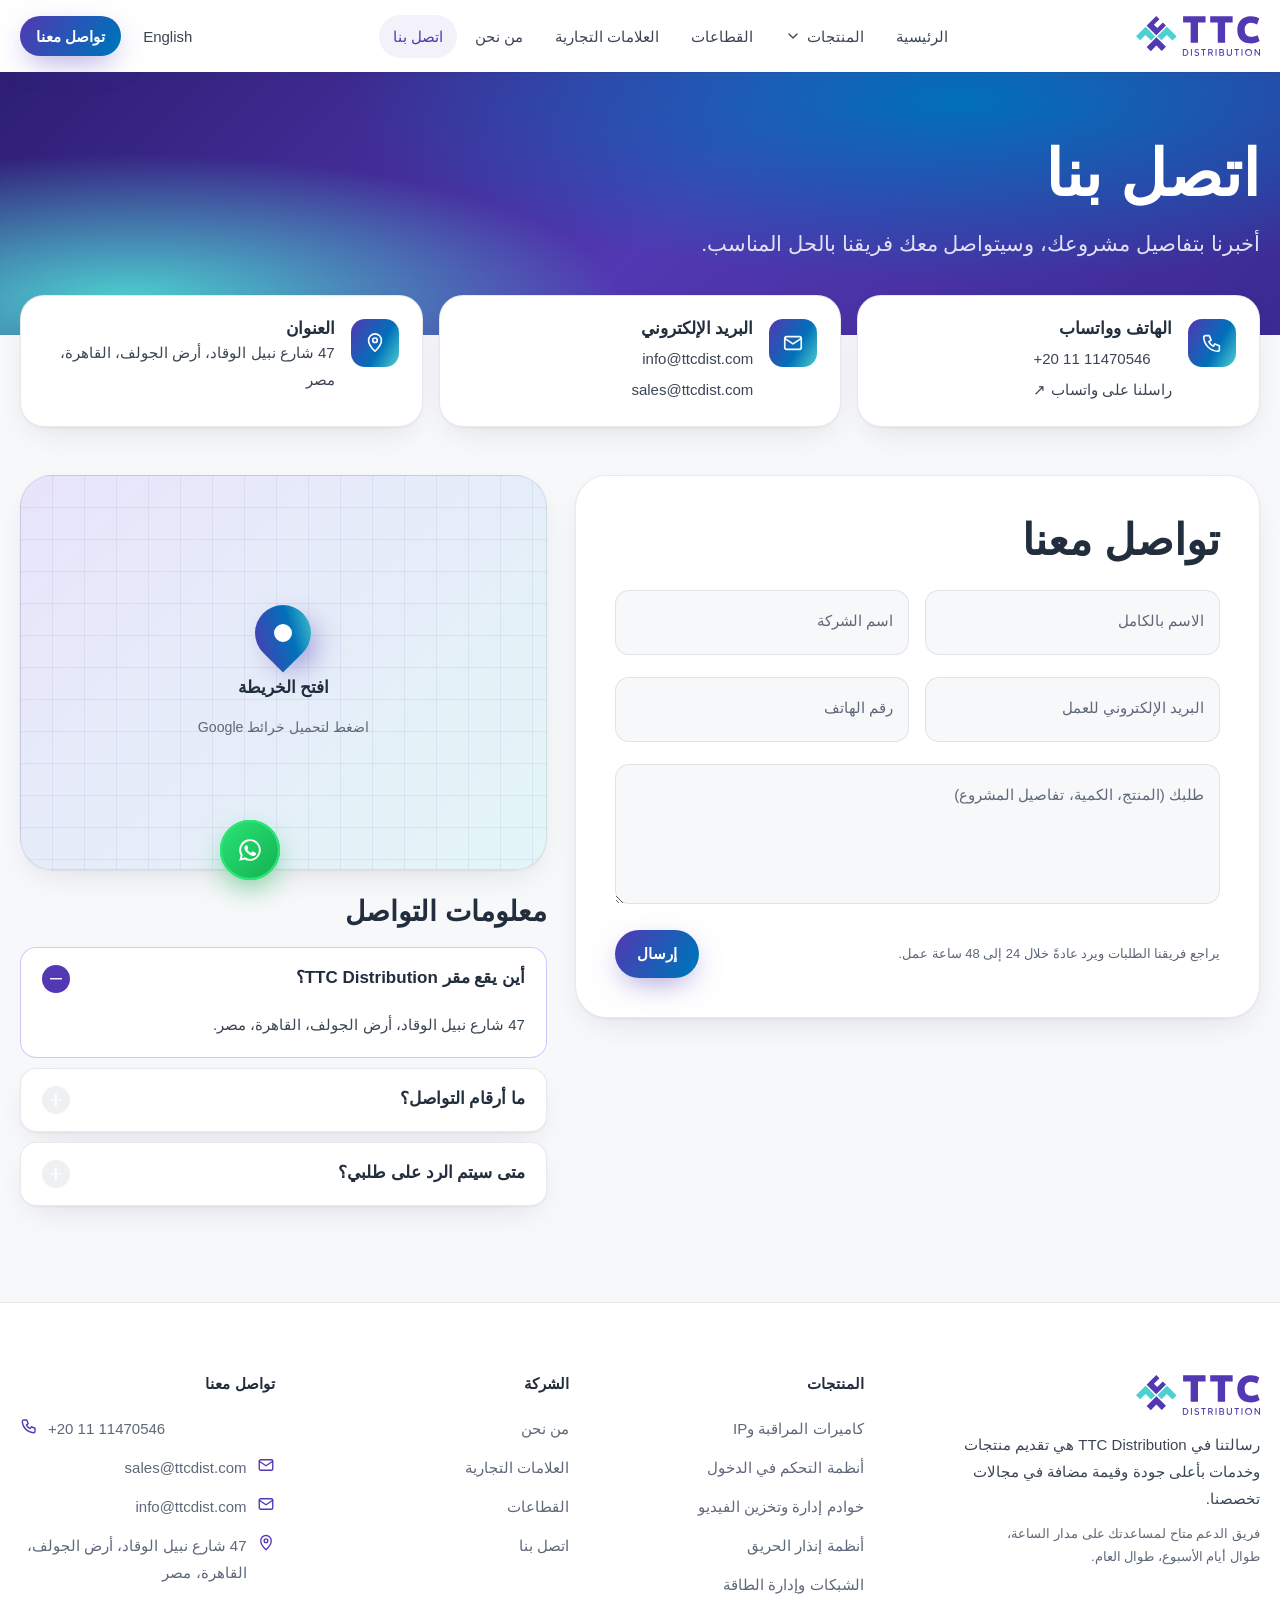
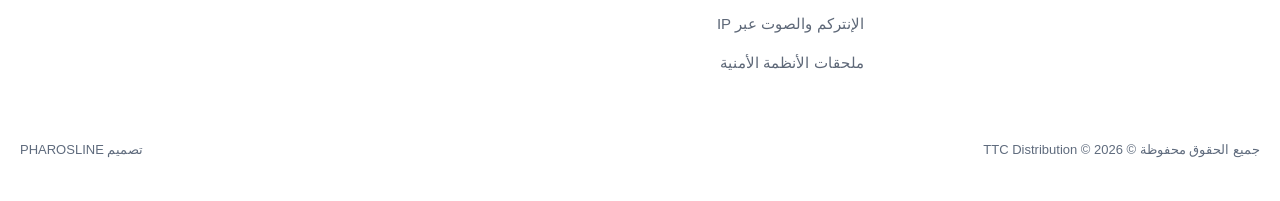
<file: ar/contact.html>
<!doctype html>
<html lang="ar" dir="rtl" class="js">
<head>
  <meta charset="utf-8">
  <meta name="viewport" content="width=device-width, initial-scale=1, viewport-fit=cover">
  <title>اتصل بنا | TTC Distribution</title>
  <meta name="description" content="تواصل مع TTC Distribution: الهاتف وواتساب ‎+20 11 11470546، والبريد sales@ttcdist.com، والعنوان 47 شارع نبيل الوقاد، أرض الجولف، القاهرة، مصر.">
  <meta name="theme-color" content="#5238B2">
  <link rel="alternate" hreflang="en" href="https://ttcdist.com/contact-us/">
  <link rel="alternate" hreflang="ar" href="https://ttcdist.com/ar/%D8%A7%D8%AA%D8%B5%D9%84-%D8%A8%D9%86%D8%A7/">
  <link rel="icon" href="../assets/img/ttc-logo.svg" type="image/svg+xml">
  <style data-inline>:root{--violet-300:#A796E6;--violet-400:#6E55D6;--violet-500:#5238B2;--violet-600:#452E9A;--violet-700:#35237A;--teal-300:#9BE6E6;--teal-400:#4DD0D0;--teal-500:#2BB3B3;--blue-400:#2B8ED0;--blue-500:#0170B9;--navy-900:#222E3D;--navy-800:#3B4553;--bg:#F7F8FA;--bg-alt:#EEF1F8;--surface:#FFFFFF;--fg:#222E3D;--fg-rgb:34,46,61;--ink-300:#3B4553;--ink-400:#5E6878;--ink-500:#5F6B7D;--white:var(--fg);--line:rgba(34,46,61,.10);--grad-brand:linear-gradient(120deg,#5238B2 0%,#0170B9 60%,#4DD0D0 100%);--grad-text:linear-gradient(100deg,#5238B2 0%,#0170B9 55%,#2BB3B3 100%);--grad-glow:radial-gradient(60% 60% at 50% 40%,rgba(82,56,178,.16) 0%,rgba(1,112,185,.06) 45%,transparent 75%);--grad-card:linear-gradient(180deg,#FFFFFF 0%,#FAFBFE 100%);--grad-hero:radial-gradient(80% 90% at 75% 30%,#0170B9 0%,transparent 60%),radial-gradient(70% 80% at 10% 90%,#4DD0D0 0%,transparent 55%),linear-gradient(135deg,#2A1C6E 0%,#5238B2 55%,#3B2A92 100%);--font-sans:-apple-system,BlinkMacSystemFont,"SF Pro Display","SF Pro Text","Segoe UI",Roboto,"Helvetica Neue",Arial,sans-serif;--font-ar:-apple-system,BlinkMacSystemFont,"SF Arabic","Segoe UI","Noto Sans Arabic",Tahoma,sans-serif;--font-mono:ui-monospace,"SF Mono",Menlo,Consolas,monospace;--fs-xs:0.8125rem;--fs-sm:0.9375rem;--fs-base:1.0625rem;--fs-lg:clamp(1.125rem,1.05rem + .35vw,1.3125rem);--fs-xl:clamp(1.375rem,1.2rem + .8vw,1.75rem);--fs-2xl:clamp(1.75rem,1.4rem + 1.6vw,2.75rem);--fs-3xl:clamp(2.25rem,1.6rem + 3vw,4rem);--fs-hero:clamp(2.75rem,1.5rem + 6vw,6.5rem);--lh-tight:1.05;--lh-snug:1.2;--lh-body:1.6;--tracking-tight:-0.035em;--tracking-snug:-0.02em;--s-1:4px;--s-2:8px;--s-3:12px;--s-4:16px;--s-5:24px;--s-6:32px;--s-7:48px;--s-8:64px;--s-9:96px;--s-10:144px;--r-sm:10px;--r-md:16px;--r-lg:24px;--r-xl:32px;--r-full:999px;--shadow-1:0 1px 2px rgba(34,46,61,.06),0 8px 24px rgba(34,46,61,.08);--shadow-card:0 1px 2px rgba(34,46,61,.05),0 12px 32px -12px rgba(34,46,61,.14);--shadow-glow:0 10px 30px -8px rgba(82,56,178,.55);--ease-out:cubic-bezier(.16,1,.3,1);--ease-in-out:cubic-bezier(.65,0,.35,1);--dur-1:150ms;--dur-2:300ms;--dur-3:600ms;--container:1240px;--header-h:72px}.theme-dark{--bg:#1C1452;--surface:rgba(255,255,255,.06);--fg:#FFFFFF;--fg-rgb:255,255,255;--ink-300:#E4E1F7;--ink-400:#BDB6E6;--ink-500:#9C93D6;--white:#FFFFFF;--line:rgba(255,255,255,.14);--grad-text:linear-gradient(100deg,#FFFFFF 0%,#C9BEFF 45%,#9BE6E6 100%);--grad-card:linear-gradient(180deg,rgba(255,255,255,.08),rgba(255,255,255,.03));color:var(--ink-300)}*,*::before,*::after{box-sizing:border-box;margin:0;padding:0}html{-webkit-text-size-adjust:100%;scroll-padding-top:calc(var(--header-h) + 16px);background:var(--bg)}body{font-family:var(--font-sans);font-size:var(--fs-base);line-height:var(--lh-body);color:var(--ink-300);background:var(--bg);-webkit-font-smoothing:antialiased;-moz-osx-font-smoothing:grayscale;overflow-x:hidden}html[lang="ar"] body{font-family:var(--font-ar)}img,svg,canvas{display:block;max-width:100%}a{color:inherit;text-decoration:none}button{font:inherit;color:inherit;background:none;border:0;cursor:pointer}h1,h2,h3,h4{color:var(--white);font-weight:600;letter-spacing:var(--tracking-snug);line-height:var(--lh-snug)}:focus-visible{outline:2px solid var(--teal-400);outline-offset:3px;border-radius:6px}::selection{background:var(--violet-500);color:var(--fg)}body.is-locked{overflow:hidden}.container{width:min(100% - 40px,var(--container));margin-inline:auto}.skip-link{position:absolute;inset-inline-start:16px;top:-60px;z-index:200;background:var(--white);color:var(--surface);padding:10px 16px;border-radius:var(--r-sm);font-weight:600;transition:top var(--dur-2) var(--ease-out)}.skip-link:focus{top:12px}.sr-only{position:absolute;width:1px;height:1px;overflow:hidden;clip:rect(0 0 0 0);white-space:nowrap}.eyebrow{display:inline-flex;align-items:center;gap:8px;font-size:var(--fs-xs);font-weight:600;letter-spacing:.14em;text-transform:uppercase;color:var(--teal-300)}.eyebrow::before{content:"";width:6px;height:6px;border-radius:50%;background:var(--teal-400);box-shadow:0 0 12px var(--teal-400)}.grad-text{background:var(--grad-text);-webkit-background-clip:text;background-clip:text;color:transparent}.h-display{font-size:var(--fs-hero);line-height:var(--lh-tight);letter-spacing:var(--tracking-tight);font-weight:700}.h-section{font-size:var(--fs-3xl);line-height:1.08;letter-spacing:var(--tracking-tight);font-weight:700}.lead{font-size:var(--fs-lg);color:var(--ink-300);max-width:60ch}.btn{--h:48px;display:inline-flex;align-items:center;justify-content:center;gap:10px;min-height:var(--h);padding:0 22px;border-radius:var(--r-full);font-size:var(--fs-sm);font-weight:600;letter-spacing:-.01em;white-space:nowrap;transition:transform var(--dur-2) var(--ease-out),box-shadow var(--dur-2) var(--ease-out),background var(--dur-2)}.btn svg{width:18px;height:18px}.btn--primary{background:var(--grad-brand);background-size:160% 100%;color:var(--fg);box-shadow:var(--shadow-glow)}.btn--primary:hover{transform:translateY(-2px);background-position:100% 0}.btn--ghost{background:rgba(var(--fg-rgb),.06);color:var(--white);box-shadow:inset 0 0 0 1px rgba(var(--fg-rgb),.14)}.btn--ghost:hover{background:rgba(var(--fg-rgb),.12)}.btn--sm{--h:40px;padding:0 16px}.btn:active{transform:scale(.98)}.header{position:fixed;inset:0 0 auto;z-index:100;height:var(--header-h);transition:background var(--dur-2),box-shadow var(--dur-2),transform var(--dur-3) var(--ease-out)}.header.is-scrolled{background:rgba(5,7,13,.72);-webkit-backdrop-filter:saturate(180%) blur(20px);backdrop-filter:saturate(180%) blur(20px);box-shadow:0 1px 0 rgba(var(--fg-rgb),.06)}.header.is-hidden{transform:translateY(-100%)}.header__inner{height:100%;display:flex;align-items:center;justify-content:space-between;gap:24px}.logo{display:flex;align-items:center;gap:10px;color:var(--fg);font-weight:700;letter-spacing:-.02em}.logo svg{width:34px;height:34px}.logo small{display:block;font-size:10px;letter-spacing:.32em;color:var(--ink-400);font-weight:600}.nav{display:flex;align-items:center;gap:4px}.nav a{padding:8px 14px;border-radius:var(--r-full);font-size:var(--fs-sm);color:var(--ink-300);transition:color var(--dur-1),background var(--dur-1)}.nav a:hover,.nav a[aria-current="page"]{color:var(--fg);background:rgba(var(--fg-rgb),.06)}.header__actions{display:flex;align-items:center;gap:10px}.lang{font-size:var(--fs-sm);color:var(--ink-300);padding:8px 12px;border-radius:var(--r-full)}.lang:hover{color:var(--fg)}.burger{display:none;width:44px;height:44px;border-radius:12px;place-items:center;background:rgba(var(--fg-rgb),.06)}.burger span{display:block;width:18px;height:1.5px;background:#fff;border-radius:2px;transition:transform var(--dur-2) var(--ease-out)}.burger span+span{margin-top:5px}@media (max-width:960px){.nav,.header__actions .lang,.header__actions .btn{display:none}.burger{display:grid}}.drawer{position:fixed;inset:0;z-index:150;visibility:hidden;pointer-events:none}.drawer.is-open{visibility:visible;pointer-events:auto}.drawer__scrim{position:absolute;inset:0;background:rgba(3,5,10,.6);-webkit-backdrop-filter:blur(6px);backdrop-filter:blur(6px);opacity:0;transition:opacity var(--dur-2)}.drawer.is-open .drawer__scrim{opacity:1}.drawer__panel{position:absolute;inset-block:0;inset-inline-end:0;width:min(88vw,380px);background:var(--surface);box-shadow:-20px 0 60px rgba(0,0,0,.5);display:flex;flex-direction:column;padding:16px 20px 28px;transform:translateX(100%);transition:transform 420ms var(--ease-out);overflow-y:auto;overscroll-behavior:contain}html[dir="rtl"] .drawer__panel{transform:translateX(-100%)}.drawer.is-open .drawer__panel{transform:none}.drawer__top{display:flex;align-items:center;justify-content:space-between;height:52px;margin-bottom:12px}.drawer__close{width:44px;height:44px;border-radius:12px;display:grid;place-items:center;background:rgba(var(--fg-rgb),.06)}.drawer__close svg{width:20px;height:20px}.drawer__nav a,.drawer__nav button{display:flex;align-items:center;justify-content:space-between;width:100%;min-height:56px;font-size:1.25rem;font-weight:600;color:var(--fg);letter-spacing:-.02em;border-bottom:1px solid rgba(var(--fg-rgb),.06);text-align:start}.drawer__nav button svg{width:20px;height:20px;transition:transform var(--dur-2) var(--ease-out)}.drawer__nav button[aria-expanded="true"] svg{transform:rotate(180deg)}.drawer__sub{display:grid;grid-template-rows:0fr;transition:grid-template-rows var(--dur-2) var(--ease-out)}.drawer__sub.is-open{grid-template-rows:1fr}.drawer__sub>div{overflow:hidden}.drawer__sub a{min-height:48px;font-size:1rem;font-weight:500;color:var(--ink-300);padding-inline-start:12px;border-bottom:0}.drawer__foot{margin-top:auto;padding-top:24px;display:grid;gap:12px}.hero{position:relative;min-height:100svh;display:grid;align-items:center;overflow:hidden;isolation:isolate}.hero__canvas{position:absolute;inset:0;z-index:-1;width:100%;height:100%}.hero__glow{position:absolute;inset:-20% -10% auto;height:120%;background:var(--grad-glow);z-index:-2;pointer-events:none}.hero__grid{position:absolute;inset:0;z-index:-2;opacity:.35;pointer-events:none;background-image:linear-gradient(rgba(var(--fg-rgb),.04) 1px,transparent 1px),linear-gradient(90deg,rgba(var(--fg-rgb),.04) 1px,transparent 1px);background-size:64px 64px;mask-image:radial-gradient(70% 60% at 50% 40%,#000 30%,transparent 80%)}.hero__content{padding-top:calc(var(--header-h) + 40px);padding-bottom:120px;max-width:760px;position:relative}.hero__content .lead{margin-top:24px}.hero__cta{display:flex;flex-wrap:wrap;gap:12px;margin-top:36px}.hero__stats{display:flex;flex-wrap:wrap;gap:36px;margin-top:56px}.stat b{display:block;font-size:var(--fs-2xl);color:var(--fg);font-weight:700;letter-spacing:var(--tracking-tight);line-height:1}.stat span{font-size:var(--fs-xs);color:var(--ink-400);letter-spacing:.04em}.hero__scroll{position:absolute;bottom:28px;left:50%;translate:-50% 0;font-size:var(--fs-xs);color:var(--ink-400);display:grid;justify-items:center;gap:10px}.hero__scroll i{width:1px;height:42px;background:linear-gradient(var(--teal-400),transparent);animation:drip 2s var(--ease-in-out) infinite}@keyframes drip{0%{transform:scaleY(0);transform-origin:top}50%{transform:scaleY(1);transform-origin:top}51%{transform-origin:bottom}100%{transform:scaleY(0);transform-origin:bottom}}@media (max-width:960px){.hero{align-items:end}.hero__content{padding-bottom:96px}.hero__stats{gap:24px}}.section{padding-block:var(--s-10);position:relative}.section__head{display:grid;gap:16px;margin-bottom:var(--s-8);max-width:780px}.section__head--center{margin-inline:auto;text-align:center;justify-items:center}@media (max-width:720px){.section{padding-block:var(--s-9)}}.brands{padding-block:40px;border-block:1px solid rgba(var(--fg-rgb),.06);overflow:hidden;mask-image:linear-gradient(90deg,transparent,#000 12%,#000 88%,transparent)}.brands__track{display:flex;gap:72px;width:max-content;animation:marquee 38s linear infinite}.brands__track span{font-size:1.5rem;font-weight:700;color:var(--ink-500);letter-spacing:-.02em;white-space:nowrap}@keyframes marquee{to{transform:translateX(-50%)}}.bento{display:grid;grid-template-columns:repeat(6,1fr);gap:16px}.tile{position:relative;grid-column:span 2;min-height:300px;border-radius:var(--r-lg);padding:28px;background:var(--grad-card);box-shadow:inset 0 0 0 1px rgba(var(--fg-rgb),.07);overflow:hidden;display:flex;flex-direction:column;justify-content:flex-end;transition:transform var(--dur-3) var(--ease-out),box-shadow var(--dur-2)}.tile:hover{transform:translateY(-4px);box-shadow:inset 0 0 0 1px rgba(139,116,255,.45),0 30px 60px -30px rgba(106,75,255,.6)}.tile--wide{grid-column:span 4}.tile--tall{grid-row:span 2}.tile h3{font-size:var(--fs-xl)}.tile p{font-size:var(--fs-sm);color:var(--ink-400);margin-top:8px;max-width:42ch}.tile__icon{position:absolute;top:24px;inset-inline-start:24px;width:48px;height:48px;border-radius:14px;display:grid;place-items:center;background:rgba(106,75,255,.16);color:var(--violet-300)}.tile__icon svg{width:24px;height:24px}.tile__arrow{position:absolute;top:24px;inset-inline-end:24px;width:40px;height:40px;border-radius:50%;display:grid;place-items:center;background:rgba(var(--fg-rgb),.06);transition:transform var(--dur-2) var(--ease-out),background var(--dur-2)}.tile:hover .tile__arrow{transform:rotate(-45deg);background:var(--violet-500)}.tile__canvas{position:absolute;inset:0 0 35% 0;width:100%;height:65%;pointer-events:none}.tile__orb{position:absolute;width:260px;height:260px;border-radius:50%;filter:blur(60px);opacity:.45;top:-60px;inset-inline-end:-60px;background:var(--violet-500)}.tile__orb--teal{background:var(--teal-500)}.tile__orb--blue{background:var(--blue-500)}@media (max-width:960px){.bento{grid-template-columns:1fr 1fr}.tile,.tile--wide{grid-column:span 2}.tile--tall{grid-row:auto}}@media (min-width:600px) and (max-width:960px){.tile{grid-column:span 1}.tile--wide{grid-column:span 2}}.story{position:relative}.story__pin{height:100svh;display:grid;grid-template-columns:1fr 1fr;align-items:center;gap:48px}.story__stage{position:relative;aspect-ratio:1;max-height:72svh;justify-self:center;width:100%}.story__stage canvas{width:100%;height:100%}.story__steps{position:relative;height:280px}.story__step{position:absolute;inset:0;opacity:0}.story__step h3{font-size:var(--fs-2xl);letter-spacing:var(--tracking-tight)}.story__step p{margin-top:14px;font-size:var(--fs-lg);max-width:44ch}.story__step .num{font-family:var(--font-mono);color:var(--teal-300);font-size:var(--fs-sm);margin-bottom:12px;display:block}.story__progress{display:flex;gap:8px;margin-top:24px}.story__progress i{height:3px;flex:1;border-radius:3px;background:rgba(var(--fg-rgb),.1);overflow:hidden;position:relative}.story__progress i b{position:absolute;inset:0;background:var(--grad-brand);transform:scaleX(0);transform-origin:left}@media (max-width:960px){.story__pin{grid-template-columns:1fr;grid-template-rows:55svh auto;gap:8px;align-content:center}.story__stage{max-height:55svh;aspect-ratio:auto;height:100%}.story__steps{height:220px}}.numbers{display:grid;grid-template-columns:repeat(4,1fr);gap:1px;background:rgba(var(--fg-rgb),.07);border-radius:var(--r-lg);overflow:hidden}.numbers div{background:var(--bg);padding:40px 28px}.numbers b{display:block;font-size:var(--fs-3xl);font-weight:700;color:var(--fg);letter-spacing:var(--tracking-tight);line-height:1}.numbers span{display:block;margin-top:12px;font-size:var(--fs-sm);color:var(--ink-400)}@media (max-width:720px){.numbers{grid-template-columns:1fr 1fr}.numbers div{padding:28px 20px}}.industries{display:grid;grid-template-columns:repeat(auto-fill,minmax(220px,1fr));gap:12px}.chip-card{padding:22px;border-radius:var(--r-md);background:var(--grad-card);box-shadow:inset 0 0 0 1px rgba(var(--fg-rgb),.07);display:flex;align-items:center;gap:14px;color:var(--fg);font-weight:600}.chip-card svg{width:22px;height:22px;color:var(--teal-300);flex:none}.cta{position:relative;border-radius:var(--r-xl);padding:clamp(40px,6vw,88px);overflow:hidden;isolation:isolate;background:linear-gradient(135deg,var(--violet-700),var(--ink-850) 60%);box-shadow:inset 0 0 0 1px rgba(var(--fg-rgb),.08)}.cta::before{content:"";position:absolute;inset:auto -20% -60% 30%;height:140%;background:radial-gradient(closest-side,rgba(63,232,218,.35),transparent);z-index:-1}.cta h2{font-size:var(--fs-3xl);letter-spacing:var(--tracking-tight);max-width:18ch}.cta p{margin-top:16px;max-width:52ch}.cta .hero__cta{margin-top:32px}.footer{padding-block:72px 40px;border-top:1px solid rgba(var(--fg-rgb),.06);margin-top:var(--s-9)}.footer__grid{display:grid;grid-template-columns:1.4fr repeat(3,1fr);gap:40px}.footer h4{font-size:var(--fs-sm);color:var(--fg);margin-bottom:16px}.footer li{list-style:none}.footer li a{display:inline-block;padding:6px 0;font-size:var(--fs-sm);color:var(--ink-400)}.footer li a:hover{color:var(--fg)}.footer__bottom{display:flex;justify-content:space-between;flex-wrap:wrap;gap:12px;margin-top:56px;font-size:var(--fs-xs);color:var(--ink-500)}@media (max-width:820px){.footer__grid{grid-template-columns:1fr 1fr}.footer__grid>div:first-child{grid-column:1/-1}}.fab{position:fixed;inset-inline-end:20px;bottom:calc(20px + env(safe-area-inset-bottom));z-index:90;width:56px;height:56px;border-radius:50%;display:grid;place-items:center;background:#25D366;color:var(--fg);box-shadow:0 10px 30px rgba(37,211,102,.35);transition:transform var(--dur-2) var(--ease-out)}.fab:hover{transform:scale(1.06)}.fab svg{width:26px;height:26px}.page-hero{padding-top:calc(var(--header-h) + 72px);padding-bottom:48px;position:relative;overflow:hidden}.page-hero::before{content:"";position:absolute;inset:-40% -10% auto;height:120%;background:var(--grad-glow);z-index:-1}.crumbs{display:flex;gap:8px;font-size:var(--fs-xs);color:var(--ink-400);margin-bottom:20px;flex-wrap:wrap}.crumbs a:hover{color:var(--fg)}.crumbs span[aria-current]{color:var(--ink-300)}.catalog{display:grid;grid-template-columns:260px 1fr;gap:40px;align-items:start}.filters{position:sticky;top:calc(var(--header-h) + 20px);display:grid;gap:28px}.filters h3{font-size:var(--fs-xs);text-transform:uppercase;letter-spacing:.14em;color:var(--ink-400);margin-bottom:12px;font-weight:600}.search{position:relative}.search input{width:100%;height:48px;border-radius:var(--r-full);border:0;background:rgba(var(--fg-rgb),.06);color:var(--fg);padding:0 18px 0 44px;font:inherit;font-size:var(--fs-sm);box-shadow:inset 0 0 0 1px rgba(var(--fg-rgb),.08)}.search input:focus{outline:none;box-shadow:inset 0 0 0 1.5px var(--violet-400)}.search svg{position:absolute;left:16px;top:50%;translate:0 -50%;width:18px;height:18px;color:var(--ink-400)}.chips{display:flex;flex-wrap:wrap;gap:8px}.chip{min-height:38px;padding:0 14px;border-radius:var(--r-full);font-size:var(--fs-sm);background:rgba(var(--fg-rgb),.05);color:var(--ink-300);box-shadow:inset 0 0 0 1px rgba(var(--fg-rgb),.08);transition:all var(--dur-1)}.chip:hover{color:var(--fg)}.chip[aria-pressed="true"]{background:var(--violet-500);color:var(--fg);box-shadow:none}.catalog__bar{display:flex;justify-content:space-between;align-items:center;margin-bottom:20px;font-size:var(--fs-sm);color:var(--ink-400)}.grid{display:grid;grid-template-columns:repeat(auto-fill,minmax(260px,1fr));gap:16px}.card{position:relative;border-radius:var(--r-lg);background:var(--grad-card);box-shadow:inset 0 0 0 1px rgba(var(--fg-rgb),.07);overflow:hidden;display:flex;flex-direction:column;transition:transform var(--dur-3) var(--ease-out),box-shadow var(--dur-2)}.card:hover{transform:translateY(-4px);box-shadow:inset 0 0 0 1px rgba(139,116,255,.45),0 30px 60px -30px rgba(106,75,255,.55)}.card__media{position:relative;aspect-ratio:4/3;background:radial-gradient(60% 60% at 50% 45%,rgba(106,75,255,.25),transparent 70%)}.card__media canvas{width:100%;height:100%}.card__badge{position:absolute;top:14px;inset-inline-start:14px;font-size:11px;font-weight:600;letter-spacing:.06em;padding:5px 10px;border-radius:var(--r-full);background:rgba(5,7,13,.6);color:var(--teal-300);-webkit-backdrop-filter:blur(8px);backdrop-filter:blur(8px)}.card__3d{position:absolute;top:14px;inset-inline-end:14px;font-size:11px;font-weight:700;padding:5px 9px;border-radius:var(--r-full);background:rgba(106,75,255,.25);color:var(--violet-300)}.card__body{padding:20px 22px 22px;display:grid;gap:6px;flex:1}.card__body h3{font-size:var(--fs-lg);letter-spacing:-.02em}.card__body p{font-size:var(--fs-sm);color:var(--ink-400)}.card__specs{display:flex;flex-wrap:wrap;gap:6px;margin-top:8px}.card__specs span{font-size:12px;padding:4px 9px;border-radius:8px;background:rgba(var(--fg-rgb),.05);color:var(--ink-300)}.card__foot{display:flex;justify-content:space-between;align-items:center;margin-top:14px}.card__link{font-size:var(--fs-sm);font-weight:600;color:var(--fg);display:inline-flex;gap:6px;align-items:center}.card__link::after{content:"";position:absolute;inset:0}.rfq-add{position:relative;z-index:2;width:40px;height:40px;border-radius:50%;display:grid;place-items:center;background:rgba(var(--fg-rgb),.07);transition:background var(--dur-1)}.rfq-add:hover{background:var(--violet-500)}.rfq-add[aria-pressed="true"]{background:var(--teal-500);color:var(--ink-950)}.rfq-add svg{width:18px;height:18px}.empty{padding:60px;text-align:center;color:var(--ink-400);grid-column:1/-1}.filters__toggle{display:none}@media (max-width:960px){.catalog{grid-template-columns:1fr}.filters{position:static;display:none}.filters.is-open{display:grid}.filters__toggle{display:inline-flex}}.rfq-bar{position:fixed;left:50%;bottom:calc(20px + env(safe-area-inset-bottom));translate:-50% 140%;z-index:95;display:flex;align-items:center;gap:16px;padding:10px 10px 10px 22px;border-radius:var(--r-full);background:rgba(15,22,38,.85);-webkit-backdrop-filter:blur(18px);backdrop-filter:blur(18px);box-shadow:inset 0 0 0 1px rgba(var(--fg-rgb),.1),0 20px 50px rgba(0,0,0,.5);transition:translate var(--dur-3) var(--ease-out);color:var(--fg);font-size:var(--fs-sm)}.rfq-bar.is-visible{translate:-50% 0}@media (max-width:600px){.rfq-bar{width:calc(100% - 100px);left:20px;translate:0 140%}.rfq-bar.is-visible{translate:0 0}}.pdp{display:grid;grid-template-columns:1.15fr 1fr;gap:56px;align-items:start;padding-top:calc(var(--header-h) + 32px)}.viewer{position:sticky;top:calc(var(--header-h) + 20px);aspect-ratio:1;border-radius:var(--r-xl);overflow:hidden;background:radial-gradient(70% 70% at 50% 40%,rgba(106,75,255,.28),rgba(10,15,28,1) 75%);box-shadow:inset 0 0 0 1px rgba(var(--fg-rgb),.08);touch-action:none}.viewer canvas{width:100%;height:100%;cursor:grab}.viewer canvas:active{cursor:grabbing}.viewer__ui{position:absolute;inset:auto 16px 16px;display:flex;justify-content:space-between;align-items:center;gap:8px;pointer-events:none}.viewer__ui>*{pointer-events:auto}.views{display:flex;gap:6px;padding:6px;border-radius:var(--r-full);background:rgba(5,7,13,.6);-webkit-backdrop-filter:blur(12px);backdrop-filter:blur(12px)}.views button{min-height:36px;padding:0 12px;border-radius:var(--r-full);font-size:12px;font-weight:600;color:var(--ink-300)}.views button[aria-pressed="true"]{background:#fff;color:var(--surface)}.viewer__hint{position:absolute;top:16px;inset-inline-start:16px;font-size:12px;color:var(--ink-300);padding:6px 12px;border-radius:var(--r-full);background:rgba(5,7,13,.5);display:flex;gap:8px;align-items:center}.viewer__hint svg{width:16px;height:16px}.icon-btn{width:44px;height:44px;border-radius:50%;display:grid;place-items:center;background:rgba(5,7,13,.6);-webkit-backdrop-filter:blur(12px);backdrop-filter:blur(12px)}.icon-btn svg{width:18px;height:18px}.pdp__info h1{font-size:var(--fs-3xl);letter-spacing:var(--tracking-tight);line-height:1.05;margin-top:12px}.pdp__info .lead{margin-top:18px}.pdp__meta{display:flex;gap:10px;flex-wrap:wrap;margin-top:20px}.pdp__meta span{font-size:12px;padding:6px 12px;border-radius:var(--r-full);background:rgba(var(--fg-rgb),.06);color:var(--ink-300)}.pdp__cta{display:flex;gap:12px;flex-wrap:wrap;margin-top:32px}.specs{margin-top:48px;border-radius:var(--r-lg);overflow:hidden;box-shadow:inset 0 0 0 1px rgba(var(--fg-rgb),.08)}.specs h2{font-size:var(--fs-lg);padding:20px 22px;background:rgba(var(--fg-rgb),.03)}.specs dl{display:grid;grid-template-columns:minmax(120px,40%) 1fr}.specs dt,.specs dd{padding:14px 22px;border-top:1px solid rgba(var(--fg-rgb),.06);font-size:var(--fs-sm)}.specs dt{color:var(--ink-400)}.specs dd{color:var(--fg)}.features{display:grid;grid-template-columns:1fr 1fr;gap:12px;margin-top:24px}.feature{padding:18px;border-radius:var(--r-md);background:var(--grad-card);box-shadow:inset 0 0 0 1px rgba(var(--fg-rgb),.07)}.feature b{display:block;color:var(--fg);font-size:var(--fs-sm)}.feature span{font-size:13px;color:var(--ink-400)}.downloads{margin-top:24px;display:grid;gap:10px}.download{display:flex;align-items:center;justify-content:space-between;padding:16px 20px;border-radius:var(--r-md);background:rgba(var(--fg-rgb),.04);box-shadow:inset 0 0 0 1px rgba(var(--fg-rgb),.07);color:var(--fg);font-size:var(--fs-sm);font-weight:500}.download:hover{background:rgba(var(--fg-rgb),.08)}.download small{color:var(--ink-400);font-weight:400;margin-inline-start:8px}@media (max-width:960px){.pdp{grid-template-columns:1fr;gap:28px}.viewer{position:relative;top:0;aspect-ratio:1/1.05}.features{grid-template-columns:1fr}}.js [data-reveal]{opacity:0;transform:translateY(28px)}.split-line{display:block;overflow:hidden;padding-bottom:.06em}.split-line>span{display:inline-block}@media (prefers-reduced-motion:reduce){*,*::before,*::after{animation-duration:.01ms!important;animation-iteration-count:1!important;transition-duration:.01ms!important;scroll-behavior:auto!important}.js [data-reveal]{opacity:1;transform:none}}html[dir="rtl"] h1,html[dir="rtl"] h2,html[dir="rtl"] h3,html[dir="rtl"] h4,html[dir="rtl"] .h-display,html[dir="rtl"] .h-section,html[dir="rtl"] .btn,html[dir="rtl"] .eyebrow,html[dir="rtl"] .stat b,html[dir="rtl"] .numbers b,html[dir="rtl"] .drawer__nav a,html[dir="rtl"] .drawer__nav button{letter-spacing:0}html[dir="rtl"] .eyebrow{text-transform:none;font-size:var(--fs-sm)}html[dir="rtl"] .h-display{line-height:1.25}html[dir="rtl"] .h-section,html[dir="rtl"] .pdp__info h1,html[dir="rtl"] .cta h2{line-height:1.3}html[dir="rtl"] body{line-height:1.8}html[dir="rtl"] .grad-text{padding-bottom:.08em}html[dir="rtl"] .btn svg,html[dir="rtl"] .tile__arrow svg{transform:scaleX(-1)}html[dir="rtl"] .tile:hover .tile__arrow{transform:rotate(45deg)}html[dir="rtl"] .search svg{left:auto;right:16px}html[dir="rtl"] .search input{padding:0 44px 0 18px}html[dir="rtl"] .story__progress i b{transform-origin:right}html[dir="rtl"] .brands__track{animation-direction:reverse}html[dir="rtl"] .hero__content{margin-inline-start:0}@media (max-width:600px){html[dir="rtl"] .rfq-bar{left:auto;right:20px}}.fab{transition:transform var(--dur-3) var(--ease-out),opacity var(--dur-2)}.fab.is-hidden{transform:translateY(120px);opacity:0}@media (max-width:960px){.hero{display:block;min-height:auto}.hero__canvas{position:relative;inset:auto;height:44svh;min-height:300px;margin-top:var(--header-h)}.hero__content{padding-top:0;padding-bottom:64px;margin-top:-12px}.hero__scroll{display:none}.hero__stats{display:grid;grid-template-columns:repeat(3,auto);justify-content:start;gap:28px;margin-top:40px}.tile{min-height:210px}.story__steps{height:270px}.footer li a{display:flex;align-items:center;min-height:44px;padding:0}.crumbs a{padding-block:12px}.catalog__bar span:last-child{display:none}.fab{width:52px;height:52px}}@media (min-width:1400px){.hero>.container,.header__inner{width:min(100% - 8vw,1680px)}.hero__content{max-width:min(760px,46vw)}}.tile{min-height:360px;background:linear-gradient(180deg,rgba(var(--fg-rgb),.05),rgba(var(--fg-rgb),.01)),radial-gradient(120% 80% at 50% 0%,rgba(106,75,255,.12),transparent 60%)}.tile--tall{min-height:520px}.tile .tile__canvas{position:absolute;inset:0 0 auto 0;width:100%;height:68%;z-index:0}.tile--tall .tile__canvas{height:74%}.tile h3,.tile p{position:relative;z-index:1}.tile::after{content:"";position:absolute;inset:auto 0 0 0;height:45%;background:linear-gradient(transparent,var(--surface) 85%);z-index:0;pointer-events:none}.tile__icon,.tile__arrow{z-index:2}@media (max-width:960px){.tile{min-height:330px}.tile--tall{min-height:420px}}.story{background:radial-gradient(60% 70% at 30% 50%,rgba(106,75,255,.18),transparent 70%),radial-gradient(40% 50% at 80% 60%,rgba(63,232,218,.08),transparent 70%)}.story__pin{grid-template-columns:1.25fr 1fr}.story__stage{max-height:82svh}.story__stage::before{content:"";position:absolute;inset:8%;border-radius:50%;background:radial-gradient(closest-side,rgba(139,116,255,.35),rgba(10,124,255,.12) 60%,transparent);filter:blur(8px)}.story__ring{position:absolute;inset:4%;border-radius:50%;border:1px dashed rgba(139,116,255,.35);animation:spin 40s linear infinite;pointer-events:none}.story__ring:nth-child(2){inset:14%;border:1px solid rgba(63,232,218,.18);animation-duration:28s;animation-direction:reverse}.story__ring::after{content:"";position:absolute;top:-4px;left:50%;width:8px;height:8px;border-radius:50%;background:var(--teal-400);box-shadow:0 0 14px var(--teal-400)}@keyframes spin{to{transform:rotate(360deg)}}.story__stage canvas{position:relative;z-index:1}.story__big{position:absolute;inset-inline-end:-2%;bottom:4%;font-size:clamp(120px,16vw,240px);font-weight:800;line-height:1;letter-spacing:-.06em;color:transparent;-webkit-text-stroke:1px rgba(var(--fg-rgb),.09);pointer-events:none;z-index:0;font-family:var(--font-sans)}.story__chips{display:flex;flex-wrap:wrap;gap:8px;margin-top:20px}.story__chips span{font-size:13px;padding:7px 12px;border-radius:var(--r-full);background:rgba(var(--fg-rgb),.06);color:var(--fg);box-shadow:inset 0 0 0 1px rgba(var(--fg-rgb),.08)}.story__steps{height:330px}@media (max-width:960px){.story__pin{grid-template-columns:1fr}.story__steps{height:300px}.story__big{font-size:110px}}.ind-carousel{position:relative}.ind-track{display:grid;grid-auto-flow:column;grid-auto-columns:minmax(300px,calc((100% - 48px)/4));gap:16px;overflow-x:auto;scroll-snap-type:x mandatory;scrollbar-width:none;padding-block:6px 10px;cursor:grab;overscroll-behavior-x:contain}.ind-track::-webkit-scrollbar{display:none}.ind-track.is-dragging{cursor:grabbing;scroll-snap-type:none}.ind-card{scroll-snap-align:start;border-radius:var(--r-lg);overflow:hidden;background:var(--surface);box-shadow:inset 0 0 0 1px rgba(var(--fg-rgb),.08);display:flex;flex-direction:column;transition:transform var(--dur-3) var(--ease-out),box-shadow var(--dur-2);user-select:none}.ind-card:hover{transform:translateY(-6px);box-shadow:inset 0 0 0 1px color-mix(in srgb,var(--c1) 60%,transparent),0 30px 60px -30px var(--c1)}.ind-card__visual{position:relative;height:220px;display:grid;place-items:center;overflow:hidden;color:var(--fg);background:radial-gradient(70% 90% at 30% 20%,color-mix(in srgb,var(--c1) 85%,transparent),transparent 70%),radial-gradient(70% 90% at 80% 100%,color-mix(in srgb,var(--c2) 75%,transparent),transparent 70%),#0b1020}.ind-card__visual::before{content:"";position:absolute;inset:0;opacity:.35;background-image:linear-gradient(rgba(var(--fg-rgb),.12) 1px,transparent 1px),linear-gradient(90deg,rgba(var(--fg-rgb),.12) 1px,transparent 1px);background-size:28px 28px;mask-image:radial-gradient(70% 70% at 50% 50%,#000,transparent)}.ind-card__visual svg{position:relative;width:92px;height:92px;filter:drop-shadow(0 10px 30px rgba(0,0,0,.4));transition:transform var(--dur-3) var(--ease-out)}.ind-card:hover .ind-card__visual svg{transform:scale(1.1) rotate(-4deg)}.ind-card__num{position:absolute;top:16px;inset-inline-start:18px;font-family:var(--font-mono);font-size:13px;color:rgba(var(--fg-rgb),.75)}.ind-card__body{padding:22px 22px 24px;display:grid;gap:10px;flex:1;align-content:start}.ind-card__body h3{font-size:var(--fs-lg)}.ind-card__body p{font-size:var(--fs-sm);color:var(--ink-400)}.ind-card__tags{display:flex;flex-wrap:wrap;gap:6px;list-style:none;margin-top:4px}.ind-card__tags li{font-size:12px;padding:4px 10px;border-radius:var(--r-full);background:rgba(var(--fg-rgb),.06);color:var(--ink-300)}.ind-nav{display:flex;align-items:center;justify-content:space-between;gap:24px;margin-top:28px}.ind-dots{flex:1;height:3px;border-radius:3px;background:rgba(var(--fg-rgb),.08);position:relative;overflow:hidden;max-width:420px}.ind-dots i{position:absolute;inset-block:0;inset-inline-start:0;width:25%;border-radius:3px;background:var(--grad-brand);transition:inset-inline-start var(--dur-2) var(--ease-out)}.ind-arrows{display:flex;gap:10px}.ind-btn{width:52px;height:52px;border-radius:50%;display:grid;place-items:center;background:rgba(var(--fg-rgb),.06);box-shadow:inset 0 0 0 1px rgba(var(--fg-rgb),.1);transition:background var(--dur-1),transform var(--dur-2)}.ind-btn:hover{background:var(--violet-500);transform:scale(1.05)}.ind-btn:disabled{opacity:.35;pointer-events:none}.ind-btn svg{width:20px;height:20px}html[dir="rtl"] .ind-btn svg{transform:scaleX(-1)}@media (max-width:960px){.ind-track{grid-auto-columns:82%}.ind-card__visual{height:190px}}.cta{display:grid;grid-template-columns:1.1fr 1fr;align-items:center;gap:24px}.cta__visual{position:relative;height:420px}.cta__canvas{width:100%;height:100%}.cta__badge{position:absolute;padding:12px 16px;border-radius:16px;background:rgba(10,15,28,.7);-webkit-backdrop-filter:blur(14px);backdrop-filter:blur(14px);box-shadow:inset 0 0 0 1px rgba(var(--fg-rgb),.12),0 20px 40px rgba(0,0,0,.35);animation:float 6s var(--ease-in-out) infinite}.cta__badge b{display:block;color:var(--fg);font-size:var(--fs-xl);line-height:1.1}.cta__badge span{font-size:12px;color:var(--ink-300)}.cta__badge--0{top:8%;inset-inline-start:0}.cta__badge--1{bottom:12%;inset-inline-start:6%;animation-delay:-2s}.cta__badge--2{top:40%;inset-inline-end:0;animation-delay:-4s}@keyframes float{50%{transform:translateY(-10px)}}@media (max-width:960px){.cta{grid-template-columns:1fr}.cta__visual{height:320px}}html{overflow-x:clip}.story,.cta{overflow:clip}.story__stage{overflow:visible}.svc{display:grid;grid-template-columns:minmax(280px,380px) 1fr;gap:20px;align-items:stretch}.svc-tabs{display:grid;gap:6px;align-content:start}.svc-tab{position:relative;display:flex;align-items:center;gap:14px;min-height:64px;padding:12px 16px;border-radius:var(--r-md);text-align:start;color:var(--ink-400);font-weight:600;font-size:var(--fs-sm);overflow:hidden;transition:background var(--dur-2),color var(--dur-2)}.svc-tab:hover{color:var(--fg);background:rgba(var(--fg-rgb),.04)}.svc-tab[aria-selected="true"]{color:var(--fg);background:var(--grad-card);box-shadow:inset 0 0 0 1px rgba(139,116,255,.35)}.svc-tab__icon{flex:none;width:40px;height:40px;border-radius:12px;display:grid;place-items:center;background:rgba(var(--fg-rgb),.05);transition:background var(--dur-2),color var(--dur-2)}.svc-tab[aria-selected="true"] .svc-tab__icon{background:var(--grad-brand);color:var(--fg)}.svc-tab__icon svg{width:20px;height:20px}.svc-tab__bar{position:absolute;inset-inline-start:0;bottom:0;height:2px;width:100%;background:var(--grad-brand);transform:scaleX(0);transform-origin:left}html[dir="rtl"] .svc-tab__bar{transform-origin:right}.svc-panels{position:relative;border-radius:var(--r-xl);background:radial-gradient(80% 90% at 85% 0%,rgba(106,75,255,.22),transparent 60%),var(--surface);box-shadow:inset 0 0 0 1px rgba(var(--fg-rgb),.08);min-height:520px;overflow:hidden}.svc-panel{display:grid;grid-template-columns:200px 1fr;gap:36px;padding:clamp(28px,4vw,52px);height:100%;align-items:start}.svc-panel[hidden]{display:none}.svc-panel__visual{position:relative;aspect-ratio:1;border-radius:var(--r-lg);display:grid;place-items:center;background:radial-gradient(circle at 50% 40%,rgba(139,116,255,.45),rgba(10,124,255,.12) 55%,transparent 75%);box-shadow:inset 0 0 0 1px rgba(var(--fg-rgb),.08)}.svc-panel__visual::before{content:"";position:absolute;inset:12%;border-radius:50%;border:1px dashed rgba(63,232,218,.35);animation:spin 24s linear infinite}.svc-panel__icon{width:44%;height:44%;color:var(--fg);filter:drop-shadow(0 8px 24px rgba(106,75,255,.6))}.svc-panel__num{position:absolute;bottom:10px;inset-inline-end:14px;font-family:var(--font-mono);font-size:12px;color:var(--teal-300)}.svc-panel__text h3{font-size:var(--fs-2xl);letter-spacing:var(--tracking-tight);line-height:1.15}.svc-panel__text p{margin-top:14px;font-size:var(--fs-lg);color:var(--ink-300);max-width:56ch}.svc-chips{display:flex;flex-wrap:wrap;gap:8px;margin-top:22px}.svc-chips span{font-size:13px;padding:8px 14px;border-radius:var(--r-full);background:rgba(var(--fg-rgb),.06);color:var(--fg);box-shadow:inset 0 0 0 1px rgba(var(--fg-rgb),.08)}.calc{display:grid;grid-template-columns:1fr 1fr;gap:14px 18px;margin-top:22px}.calc label{display:grid;grid-template-columns:1fr auto;gap:8px;font-size:13px;color:var(--ink-400);align-items:center}.calc input[type=range]{grid-column:1/-1;accent-color:var(--violet-400);width:100%;height:28px}.calc output{font-weight:700;color:var(--fg);font-size:var(--fs-sm)}.calc select{grid-column:1/-1;height:44px;border-radius:12px;border:0;padding:0 12px;background:rgba(var(--fg-rgb),.06);color:var(--fg);font:inherit;font-size:var(--fs-sm);box-shadow:inset 0 0 0 1px rgba(var(--fg-rgb),.1)}.calc select option{background:var(--surface)}.calc__out{grid-column:1/-1;display:grid;grid-template-columns:1fr 1fr;gap:12px;margin-top:6px}.calc__out div{padding:18px;border-radius:var(--r-md);background:linear-gradient(135deg,rgba(106,75,255,.25),rgba(63,232,218,.1));box-shadow:inset 0 0 0 1px rgba(139,116,255,.3)}.calc__out span{display:block;font-size:12px;color:var(--ink-300)}.calc__out b{display:block;margin-top:6px;font-size:var(--fs-2xl);color:var(--fg);letter-spacing:var(--tracking-tight);line-height:1}.calc__note{grid-column:1/-1;font-size:12px;color:var(--ink-500);margin:0!important}@media (max-width:960px){.svc{grid-template-columns:1fr}.svc-tabs{grid-auto-flow:column;grid-auto-columns:max-content;overflow-x:auto;scrollbar-width:none;padding-bottom:4px;scroll-snap-type:x mandatory}.svc-tabs::-webkit-scrollbar{display:none}.svc-tab{min-height:52px;scroll-snap-align:start;white-space:nowrap}.svc-panel{grid-template-columns:1fr;gap:20px}.svc-panel__visual{width:120px}.svc-panels{min-height:0}.calc{grid-template-columns:1fr}}.faq{display:grid;grid-template-columns:1fr 1.4fr;gap:48px;align-items:start}.faq .section__head{position:sticky;top:calc(var(--header-h) + 24px)}.faq__list{display:grid;gap:10px}.faq__item{border-radius:var(--r-md);background:var(--grad-card);box-shadow:inset 0 0 0 1px rgba(var(--fg-rgb),.08);transition:box-shadow var(--dur-2)}.faq__item[open]{box-shadow:inset 0 0 0 1px rgba(139,116,255,.4)}.faq__item summary{list-style:none;cursor:pointer;display:flex;justify-content:space-between;align-items:center;gap:16px;min-height:64px;padding:16px 22px;color:var(--fg);font-weight:600}.faq__item summary::-webkit-details-marker{display:none}.faq__item summary span{position:relative;flex:none;width:28px;height:28px;border-radius:50%;background:rgba(var(--fg-rgb),.07)}.faq__item summary span::before,.faq__item summary span::after{content:"";position:absolute;left:50%;top:50%;width:12px;height:1.5px;background:#fff;translate:-50% -50%;transition:transform var(--dur-2) var(--ease-out)}.faq__item summary span::after{transform:rotate(90deg)}.faq__item[open] summary span{background:var(--violet-500)}.faq__item[open] summary span::after{transform:rotate(0)}.faq__a{padding:0 22px 20px;color:var(--ink-300);font-size:var(--fs-sm);max-width:70ch}@media (max-width:960px){.faq{grid-template-columns:1fr;gap:0}.faq .section__head{position:static}}.calc select,.calc select option{unicode-bidi:plaintext}html,body{background:var(--bg)}body{color:var(--ink-300)}.btn--primary,.chip[aria-pressed="true"],.svc-tab[aria-selected="true"] .svc-tab__icon,.ind-card__visual,.ind-card__visual *,.tile:hover .tile__arrow,.ind-btn:hover,.faq__item[open] summary span,.fab,.rfq-add:hover,.card__3d,.skip-link{color:#fff}.faq__item[open] summary span::before,.faq__item[open] summary span::after{background:#fff}.skip-link{background:var(--violet-500)}.header{background:rgba(255,255,255,.92);-webkit-backdrop-filter:saturate(180%) blur(16px);backdrop-filter:saturate(180%) blur(16px);box-shadow:0 1px 0 var(--line)}.header.is-scrolled{background:rgba(255,255,255,.96);box-shadow:0 6px 24px -12px rgba(34,46,61,.25)}.logo img{height:40px;width:auto}.nav a{color:var(--ink-300);font-weight:500}.nav a:hover,.nav a[aria-current="page"]{color:var(--violet-500);background:rgba(82,56,178,.07)}.lang{color:var(--ink-300)}.lang:hover{color:var(--violet-500)}.burger{background:rgba(82,56,178,.08)}.burger span{background:var(--violet-500)}.hero.theme-dark{background:var(--grad-hero);margin-top:var(--header-h)}.hero.theme-dark .hero__glow{display:none}.hero .hero__content{padding-top:56px}.cta.theme-dark{background:var(--grad-hero)}.cta.theme-dark::before{opacity:.5}.theme-dark .btn--ghost{background:rgba(255,255,255,.12);color:#fff;box-shadow:inset 0 0 0 1px rgba(255,255,255,.3)}.tile,.card,.ind-card,.chip-card,.faq__item,.feature,.specs,.download{background:var(--surface);box-shadow:var(--shadow-card),inset 0 0 0 1px var(--line)}.tile{background:radial-gradient(120% 80% at 50% 0%,rgba(82,56,178,.08),transparent 60%),var(--surface)}.tile:hover,.card:hover{box-shadow:0 30px 60px -30px rgba(82,56,178,.45),inset 0 0 0 1px rgba(82,56,178,.35)}.tile__icon{background:rgba(82,56,178,.1);color:var(--violet-500)}.tile__orb{opacity:.22}.svc-panels{background:radial-gradient(80% 90% at 85% 0%,rgba(82,56,178,.10),transparent 60%),var(--surface);box-shadow:var(--shadow-card),inset 0 0 0 1px var(--line)}.svc-panel__visual{background:radial-gradient(circle at 50% 40%,#6E55D6,#5238B2 55%,#35237A);box-shadow:var(--shadow-glow)}.svc-tab[aria-selected="true"]{background:var(--surface);box-shadow:var(--shadow-card),inset 0 0 0 1px rgba(82,56,178,.3);color:var(--violet-500)}.svc-tab:hover{color:var(--violet-500)}.calc__out div{background:linear-gradient(135deg,rgba(82,56,178,.10),rgba(77,208,208,.12));box-shadow:inset 0 0 0 1px rgba(82,56,178,.2)}.calc select option{background:#fff;color:var(--fg)}.numbers{background:var(--line)}.numbers div{background:var(--surface)}.brands{border-color:var(--line);background:var(--surface)}.card__badge{background:rgba(255,255,255,.9);color:var(--violet-500);box-shadow:var(--shadow-1)}.card__3d{background:var(--violet-500)}.card__media{background:radial-gradient(60% 60% at 50% 45%,rgba(82,56,178,.12),transparent 70%),var(--bg-alt)}.viewer{background:radial-gradient(70% 70% at 50% 40%,#FFFFFF,#E8EAF6 80%);box-shadow:var(--shadow-card),inset 0 0 0 1px var(--line)}.views,.icon-btn,.viewer__hint{background:rgba(255,255,255,.9);box-shadow:var(--shadow-1);color:var(--ink-300)}.views button[aria-pressed="true"]{background:var(--violet-500);color:#fff}.ind-card__visual{background:radial-gradient(70% 90% at 30% 20%,color-mix(in srgb,var(--c1) 90%,transparent),transparent 70%),radial-gradient(70% 90% at 80% 100%,color-mix(in srgb,var(--c2) 80%,transparent),transparent 70%),#2A1C6E}.ind-btn{background:var(--surface);box-shadow:var(--shadow-1),inset 0 0 0 1px var(--line);color:var(--violet-500)}.ind-btn:hover{background:var(--violet-500)}.story{background:radial-gradient(60% 70% at 30% 50%,rgba(82,56,178,.10),transparent 70%),radial-gradient(40% 50% at 80% 60%,rgba(77,208,208,.10),transparent 70%)}.story__big{-webkit-text-stroke:1.5px rgba(82,56,178,.16)}.story__stage::before{background:radial-gradient(closest-side,rgba(82,56,178,.22),rgba(1,112,185,.08) 60%,transparent)}.story__ring{border-color:rgba(82,56,178,.28)}.drawer__panel{background:var(--surface)}.drawer__nav a,.drawer__nav button{color:var(--fg);border-color:var(--line)}.footer{background:var(--surface);border-color:var(--line)}.eyebrow{color:var(--violet-500)}.eyebrow::before{background:var(--teal-400);box-shadow:0 0 0 4px rgba(77,208,208,.2)}.theme-dark .eyebrow{color:var(--teal-300)}.rfq-bar{background:rgba(255,255,255,.95);color:var(--fg);box-shadow:var(--shadow-1),inset 0 0 0 1px var(--line)}.tile::after{background:linear-gradient(transparent,var(--surface) 80%)}.js [data-reveal]{opacity:0;transform:translateY(28px);transition:opacity .9s var(--ease-out),transform .9s var(--ease-out)}.js [data-reveal].is-in{opacity:1;transform:none}.js [data-stagger]>*{opacity:0;transform:translateY(32px);transition:opacity .9s var(--ease-out),transform .9s var(--ease-out);transition-delay:calc(var(--i,0) * 70ms)}.js [data-stagger].is-in>*{opacity:1;transform:none}.is-split .split-line{display:inline-block;overflow:hidden;vertical-align:bottom;padding-bottom:.08em}.is-split .split-line>span{display:inline-block;animation:rise 1.1s var(--ease-out) both;animation-delay:calc(200ms + var(--i) * 70ms)}@keyframes rise{from{transform:translateY(110%)}}.hero .lead,.hero__cta,.hero__stats{animation:fadeUp 1s var(--ease-out) both}.hero .lead{animation-delay:.45s}.hero__cta{animation-delay:.55s}.hero__stats{animation-delay:.65s}@keyframes fadeUp{from{opacity:0;transform:translateY(20px)}}.is-anim .svc-panel__visual{animation:pop .9s var(--ease-out) both}.is-anim .svc-panel__text>*{animation:fadeUp .8s var(--ease-out) both}.is-anim .svc-panel__text>*:nth-child(2){animation-delay:.07s}.is-anim .svc-panel__text>*:nth-child(3){animation-delay:.14s}@keyframes pop{from{opacity:0;transform:scale(.85) rotate(-8deg)}}.story__big.is-anim{animation:fadeUp .8s var(--ease-out) both}.hero__canvas,.tile__canvas,.story__stage canvas,.cta__canvas,.card__media canvas,.viewer canvas{opacity:0;transition:opacity 1s var(--ease-out)}.is-3d .hero__canvas,.is-3d .tile__canvas,.is-3d .story__stage canvas,.is-3d .cta__canvas,.is-3d .card__media canvas,.is-3d .viewer canvas{opacity:1}.hero::after{content:"";position:absolute;z-index:-1;width:min(46vw,560px);aspect-ratio:1;inset-inline-end:6vw;top:50%;translate:0 -50%;border-radius:50%;background:radial-gradient(circle at 35% 30%,rgba(255,255,255,.6),rgba(77,208,208,.5) 45%,transparent 70%);-webkit-mask:radial-gradient(circle,#000 1.2px,transparent 1.7px) 0 0/12px 12px;mask:radial-gradient(circle,#000 1.2px,transparent 1.7px) 0 0/12px 12px;transition:opacity 1s}.is-3d .hero::after{opacity:0}@media (max-width:960px){.hero::after{inset-inline-end:50%;translate:50% 0;top:24px;width:70vw}}.header__inner{gap:16px}.nav__dd{position:relative}.nav__trigger{display:flex;align-items:center;gap:6px;padding:8px 14px;border-radius:var(--r-full);font-size:var(--fs-sm);font-weight:500;color:var(--ink-300)}.nav__trigger svg{width:16px;height:16px;transition:transform var(--dur-2) var(--ease-out)}.nav__trigger:hover,.nav__dd.is-open .nav__trigger,.nav__trigger[aria-current]{color:var(--violet-500);background:rgba(82,56,178,.07)}.nav__dd.is-open .nav__trigger svg{transform:rotate(180deg)}.mega{position:absolute;top:calc(100% + 12px);inset-inline-start:50%;translate:-50% 8px;width:min(640px,90vw);padding:14px;border-radius:var(--r-lg);background:#fff;box-shadow:0 30px 60px -20px rgba(34,46,61,.35),inset 0 0 0 1px var(--line);opacity:0;visibility:hidden;transition:opacity var(--dur-2),translate var(--dur-2) var(--ease-out),visibility var(--dur-2)}html[dir="rtl"] .mega{translate:50% 8px}.nav__dd.is-open .mega{opacity:1;visibility:visible;translate:-50% 0}html[dir="rtl"] .nav__dd.is-open .mega{translate:50% 0}.mega::before{content:"";position:absolute;inset:-14px 0 auto;height:14px}.mega__grid{display:grid;grid-template-columns:1fr 1fr;gap:4px}.nav .mega__item{display:flex;align-items:center;gap:12px;padding:12px;border-radius:14px;font-size:var(--fs-sm);font-weight:600;color:var(--fg);background:none}.nav .mega__item:hover{background:rgba(82,56,178,.07);color:var(--violet-500)}.mega__icon{flex:none;width:40px;height:40px;border-radius:12px;display:grid;place-items:center;background:rgba(82,56,178,.08);color:var(--violet-500);transition:background var(--dur-2),color var(--dur-2)}.mega__item:hover .mega__icon{background:var(--violet-500);color:#fff}.mega__icon svg{width:20px;height:20px}.nav .mega__all{display:block;margin-top:8px;padding:12px;border-radius:12px;text-align:center;font-weight:600;font-size:var(--fs-sm);color:var(--violet-500);background:var(--bg)}.drawer__sub a{display:flex;align-items:center;gap:12px}.drawer__sub .mega__icon{width:34px;height:34px}.fab{display:none}.wa{position:fixed;z-index:90;inset-inline-end:20px;bottom:calc(20px + env(safe-area-inset-bottom));display:flex;flex-direction:column;align-items:flex-end;gap:12px;transition:transform var(--dur-3) var(--ease-out)}html[dir="rtl"] .wa{align-items:flex-start}.wa.is-tucked{transform:translateY(8px) scale(.9)}.wa__btn{position:relative;display:flex;align-items:center;gap:0;height:60px;min-width:60px;padding:0 17px;border-radius:30px;background:linear-gradient(135deg,#2BE577,#12B04F);color:#fff;box-shadow:0 12px 30px -6px rgba(18,176,79,.6);transition:gap var(--dur-3) var(--ease-out),padding var(--dur-3) var(--ease-out),transform var(--dur-2) var(--ease-out);animation:waIn .8s 1.2s var(--ease-out) both}.wa__btn svg{position:relative;z-index:1;width:26px;height:26px;flex:none;animation:wiggle 5s 3s ease-in-out infinite}.wa__label{max-width:0;overflow:hidden;white-space:nowrap;font-weight:700;font-size:var(--fs-sm);transition:max-width var(--dur-3) var(--ease-out)}.wa__btn:hover,.wa__btn:focus-visible{gap:10px;padding-inline-end:22px;transform:translateY(-2px)}.wa__btn:hover .wa__label,.wa__btn:focus-visible .wa__label{max-width:220px}.wa__ring{position:absolute;inset:0;border-radius:inherit;border:2px solid #2BE577;animation:ring 2.6s var(--ease-out) infinite;pointer-events:none}.wa__ring+.wa__ring{animation-delay:1.3s}@keyframes ring{from{transform:scale(1);opacity:.7}to{transform:scale(1.55);opacity:0}}@keyframes wiggle{0%,86%,100%{transform:rotate(0)}88%{transform:rotate(-14deg)}90%{transform:rotate(12deg)}92%{transform:rotate(-8deg)}94%{transform:rotate(5deg)}}@keyframes waIn{from{opacity:0;transform:translateY(30px) scale(.6)}}.wa__bubble{position:relative;display:flex;align-items:center;gap:10px;max-width:260px;padding:12px 12px 12px 16px;border-radius:18px 18px 4px 18px;background:#fff;color:var(--fg);font-size:var(--fs-sm);font-weight:600;box-shadow:0 20px 40px -12px rgba(34,46,61,.35),inset 0 0 0 1px var(--line);opacity:0;visibility:hidden;transform:translateY(10px) scale(.95);transform-origin:bottom right;transition:opacity var(--dur-3),transform var(--dur-3) var(--ease-out),visibility var(--dur-3)}html[dir="rtl"] .wa__bubble{border-radius:18px 18px 18px 4px;transform-origin:bottom left;padding:12px 16px 12px 12px}.wa.has-bubble .wa__bubble{opacity:1;visibility:visible;transform:none}.wa__x{flex:none;width:28px;height:28px;border-radius:50%;display:grid;place-items:center;background:var(--bg);color:var(--ink-400)}.wa__x svg{width:14px;height:14px}@media (max-width:600px){.wa__btn{height:56px;min-width:56px;padding:0 15px}}.hero.theme-dark{min-height:calc(100svh - var(--header-h))}.hero .h-display{font-size:clamp(2.5rem,1.4rem + 5vw,5.5rem)}html[dir="rtl"] .hero .h-display{font-size:clamp(2.2rem,1.3rem + 4vw,4.5rem)}.hero__stats{display:flex;flex-wrap:wrap;gap:12px 36px}.hero__stats .stat b{color:#fff}.hero__stats .stat span{color:var(--ink-400)}@media (max-width:960px){.hero.theme-dark .hero__canvas{margin-top:0}.hero__stats{display:grid;grid-template-columns:repeat(2,auto);gap:20px 32px}}.brands{padding-block:28px}.brands__track{list-style:none;align-items:center;gap:56px}.brands__track li{flex:none;height:56px;display:grid;place-items:center}.brands__track img{height:44px;width:auto;max-width:170px;object-fit:contain;filter:grayscale(1) contrast(1.1);opacity:.7;transition:filter var(--dur-2),opacity var(--dur-2)}.brands__track li:hover img{filter:none;opacity:1}.brands:hover .brands__track{animation-play-state:paused}.bento{grid-template-columns:repeat(4,1fr)}.tile{grid-column:span 1;min-height:380px}.tile--wide{grid-column:span 2}.tile--tall{grid-row:span 2;min-height:520px}.tile p{font-size:13.5px;line-height:1.55;display:-webkit-box;-webkit-line-clamp:3;-webkit-box-orient:vertical;overflow:hidden}.tile:hover p{-webkit-line-clamp:unset}@media (max-width:1100px){.bento{grid-template-columns:repeat(2,1fr)}.tile,.tile--wide{grid-column:span 1}.tile--tall{grid-column:span 2;grid-row:auto}}@media (max-width:640px){.bento{grid-template-columns:1fr}.tile,.tile--wide,.tile--tall{grid-column:span 1;min-height:360px}}.story{height:380vh}.story .story__pin{position:sticky;top:0;height:100svh}.story.is-static{height:auto}.story.is-static .story__pin{position:static;height:auto;padding-block:80px}.story__intro{font-size:var(--fs-lg);font-weight:500;color:var(--ink-300);letter-spacing:0;line-height:1.55;margin:14px 0 24px;max-width:52ch}.story__steps{position:relative;height:250px}.story__step{position:absolute;inset:0;opacity:0;transform:translateY(24px);transition:opacity .6s var(--ease-out),transform .6s var(--ease-out);pointer-events:none}.story__step.is-active{opacity:1;transform:none;pointer-events:auto}.story.is-static .story__step{position:static;margin-bottom:24px}.story__step .num{font-family:var(--font-mono);color:var(--violet-500);font-size:var(--fs-sm)}.story__step p{font-size:var(--fs-base)}.link-arrow{color:var(--violet-500);font-weight:600}.link-arrow:hover{text-decoration:underline}@media (max-width:960px){.story__steps{height:260px}.story__intro{font-size:var(--fs-base);margin:8px 0 12px}}.ind-card__visual{height:200px}.ind-card__body{padding:18px 20px 22px}.ind-card__body h3{font-size:var(--fs-base)}.footer__mission{margin-top:16px;max-width:38ch;font-size:var(--fs-sm)}.footer__support{margin-top:10px;max-width:38ch;font-size:13px;color:var(--ink-400)}.footer__contact a{display:flex;align-items:flex-start;gap:10px}.footer__contact svg{flex:none;width:18px;height:18px;margin-top:2px;color:var(--violet-500)}.footer h4{color:var(--fg)}.contact-hero{padding-top:calc(var(--header-h) + 64px);padding-bottom:72px;background:var(--grad-hero);color:#fff}.contact-hero h1{color:#fff;font-size:var(--fs-3xl);letter-spacing:var(--tracking-tight)}.contact-hero p{color:#E4E1F7;margin-top:12px;max-width:56ch;font-size:var(--fs-lg)}.contact-cards{display:grid;grid-template-columns:repeat(3,1fr);gap:16px;margin-top:-40px;position:relative;z-index:2}.ccard{display:flex;gap:16px;align-items:flex-start;padding:24px;border-radius:var(--r-lg);background:#fff;box-shadow:var(--shadow-card),inset 0 0 0 1px var(--line);transition:transform var(--dur-3) var(--ease-out),box-shadow var(--dur-2)}.ccard:hover{transform:translateY(-4px);box-shadow:0 24px 50px -24px rgba(82,56,178,.45),inset 0 0 0 1px rgba(82,56,178,.3)}.ccard__icon{flex:none;width:48px;height:48px;border-radius:14px;display:grid;place-items:center;background:var(--grad-brand);color:#fff}.ccard__icon svg{width:22px;height:22px}.ccard h2{font-size:var(--fs-base);color:var(--fg)}.ccard p,.ccard a{font-size:var(--fs-sm);color:var(--ink-300)}.ccard a:hover{color:var(--violet-500)}.ccard__links{display:grid;gap:4px;margin-top:6px}.contact-main{display:grid;grid-template-columns:1.3fr 1fr;gap:28px;margin-top:48px;align-items:start}.cform{padding:clamp(24px,4vw,40px);border-radius:var(--r-xl);background:#fff;box-shadow:var(--shadow-card),inset 0 0 0 1px var(--line)}.cform h2{font-size:var(--fs-2xl);color:var(--fg)}.cform__grid{display:grid;grid-template-columns:1fr 1fr;gap:16px;margin-top:24px}.field{position:relative;display:grid}.field--full{grid-column:1/-1}.field input,.field textarea{width:100%;border:0;border-radius:14px;background:var(--bg);color:var(--fg);font:inherit;font-size:var(--fs-base);padding:24px 16px 10px;box-shadow:inset 0 0 0 1px var(--line);transition:box-shadow var(--dur-2),background var(--dur-2)}.field textarea{min-height:140px;resize:vertical}.field label{position:absolute;top:17px;inset-inline-start:16px;font-size:var(--fs-sm);color:var(--ink-400);pointer-events:none;transform-origin:left top;transition:transform var(--dur-2) var(--ease-out),color var(--dur-2)}html[dir="rtl"] .field label{transform-origin:right top}.field input:focus,.field textarea:focus{outline:none;background:#fff;box-shadow:inset 0 0 0 2px var(--violet-500)}.field input:focus+label,.field input:not(:placeholder-shown)+label,.field textarea:focus+label,.field textarea:not(:placeholder-shown)+label{transform:translateY(-10px) scale(.78);color:var(--violet-500)}.field.is-invalid input,.field.is-invalid textarea{box-shadow:inset 0 0 0 2px #E5484D}.field__err{font-size:12px;color:#C5383D;margin-top:6px}.cform__foot{display:flex;align-items:center;justify-content:space-between;gap:16px;flex-wrap:wrap;margin-top:20px}.cform__note{font-size:13px;color:var(--ink-400)}.cform__ok{display:none;text-align:center;padding:40px 10px}.cform.is-sent .cform__grid,.cform.is-sent .cform__foot,.cform.is-sent>h2{display:none}.cform.is-sent .cform__ok{display:block}.cform__ok svg{width:64px;height:64px;color:#12B04F;margin:0 auto 12px;animation:pop .8s var(--ease-out) both}.cform__ok h3{color:var(--fg);font-size:var(--fs-xl)}.btn.is-loading{pointer-events:none;opacity:.8}.side{display:grid;gap:16px}.mapcard{position:relative;border-radius:var(--r-xl);overflow:hidden;aspect-ratio:4/3;background:linear-gradient(135deg,#E8E4FB,#E3F6F6);box-shadow:var(--shadow-card),inset 0 0 0 1px var(--line)}.mapcard__poster{position:absolute;inset:0;display:grid;place-content:center;text-align:center;gap:12px;padding:20px;cursor:pointer;width:100%;color:var(--fg);font-weight:600;background-image:linear-gradient(rgba(82,56,178,.08) 1px,transparent 1px),linear-gradient(90deg,rgba(82,56,178,.08) 1px,transparent 1px);background-size:32px 32px}.mapcard__poster small{font-weight:400;color:var(--ink-400)}.mapcard__pin{width:56px;height:56px;border-radius:50% 50% 50% 0;rotate:-45deg;background:var(--grad-brand);display:grid;place-items:center;margin:0 auto;box-shadow:0 14px 30px -8px rgba(82,56,178,.6);animation:bob 2.4s ease-in-out infinite}.mapcard__pin i{width:18px;height:18px;border-radius:50%;background:#fff}@keyframes bob{50%{transform:translateY(-8px)}}.mapcard iframe{position:absolute;inset:0;width:100%;height:100%;border:0}@media (max-width:960px){.contact-cards{grid-template-columns:1fr;margin-top:24px}.contact-main{grid-template-columns:1fr}.cform__grid{grid-template-columns:1fr}}.card--in{animation:fadeUp .7s var(--ease-out) both;animation-delay:calc(var(--i,0) * 60ms)}.page-hero{padding-top:calc(var(--header-h) + 56px)}.tile{min-height:430px}.tile .tile__canvas{height:56%}.tile--tall .tile__canvas{height:70%}.tile--wide:not(.tile--tall) .tile__canvas{height:60%}@media (max-width:640px){.tile,.tile--wide,.tile--tall{min-height:400px}}.footer .footer__contact a{display:flex;align-items:flex-start;gap:10px}.is-split .split-line{overflow:visible}@keyframes rise{from{transform:translateY(.35em);filter:blur(8px)}}.footer h2{font-size:var(--fs-sm);color:var(--fg);margin-bottom:16px;letter-spacing:0}.brands__track img{height:36px}@keyframes rise{from{transform:translateY(.3em)}}.header,.header.is-scrolled{-webkit-backdrop-filter:none;backdrop-filter:none;background:#fff}.tile__orb{filter:none;background:radial-gradient(closest-side,var(--violet-400),transparent);opacity:.18}.tile__orb--teal{background:radial-gradient(closest-side,var(--teal-400),transparent)}.tile__orb--blue{background:radial-gradient(closest-side,var(--blue-400),transparent)}.story__stage::before{filter:none}.drawer__scrim{-webkit-backdrop-filter:none;backdrop-filter:none;background:rgba(20,16,50,.55)}.card__badge,.views,.icon-btn,.viewer__hint,.rfq-bar{-webkit-backdrop-filter:none;backdrop-filter:none}#products,#services,#industries,#faq,.footer{content-visibility:auto;contain-intrinsic-size:auto 1000px}.story,section:has(>.cta){content-visibility:auto;contain-intrinsic-size:auto 1200px}.drawer:not(.is-open) .drawer__panel{content-visibility:hidden}html,body{overflow-x:clip}.burger{width:46px;height:46px;border-radius:14px;background:#fff;box-shadow:0 0 0 1px rgba(82,56,178,.14),0 6px 18px -8px rgba(82,56,178,.45);display:none;flex-direction:column;align-items:flex-end;justify-content:center;gap:5px;padding:0 13px;transition:box-shadow .25s,transform .2s}.burger span,.burger span+span{display:block;height:2px;margin:0;border-radius:2px;background:linear-gradient(90deg,#5238B2,#4DD0D0);transition:width .3s var(--ease-out)}.burger span:nth-child(1){width:20px}.burger span:nth-child(2){width:13px}.burger span:nth-child(3){width:17px}.burger:hover span,.burger:focus-visible span{width:20px}.burger:active{transform:scale(.94)}html[dir="rtl"] .burger{align-items:flex-start}html[dir="rtl"] .burger span{background:linear-gradient(270deg,#5238B2,#4DD0D0)}@media (max-width:960px){.burger{display:flex}}@media (max-width:960px){.story__pin{grid-template-rows:40svh auto;align-content:start;padding-top:calc(var(--header-h) + 8px);gap:4px}.story__stage{max-height:40svh;height:40svh}.story__big{font-size:84px}}</style>
  <script type="module" src="../assets/js/contact.js?v=2611221351"></script>
  <script type="application/ld+json">{"@context": "https://schema.org", "@type": "LocalBusiness", "name": "TTC Distribution", "telephone": "+201111470546", "email": "sales@ttcdist.com", "address": {"@type": "PostalAddress", "streetAddress": "47 Nabil El Wakad, Ard El Golf", "addressLocality": "Cairo", "addressCountry": "EG"}, "openingHours": "Mo-Su 00:00-23:59"}</script>
</head>
<body>
<main id="main">
  <section class="contact-hero">
    <div class="container">
      <h1 data-reveal>اتصل بنا</h1>
      <p data-reveal>أخبرنا بتفاصيل مشروعك، وسيتواصل معك فريقنا بالحل المناسب.</p>
    </div>
  </section>

  <div class="container">
    <div class="contact-cards" data-stagger>
      <div class="ccard"><span class="ccard__icon"><svg viewBox="0 0 24 24" fill="none" stroke="currentColor" stroke-width="1.8" stroke-linecap="round" stroke-linejoin="round"><path d="M5 4h4l2 5-2.5 1.5a11 11 0 005 5L15 13l5 2v4a2 2 0 01-2 2A16 16 0 013 6a2 2 0 012-2"/></svg></span><div><h2>الهاتف وواتساب</h2>
        <div class="ccard__links"><a href="tel:+201111470546" dir="ltr">+20 11 11470546</a><a href="https://wa.me/201111470546" target="_blank" rel="noopener">راسلنا على واتساب ↗</a></div></div></div>
      <div class="ccard"><span class="ccard__icon"><svg viewBox="0 0 24 24" fill="none" stroke="currentColor" stroke-width="1.8" stroke-linecap="round" stroke-linejoin="round"><rect x="3" y="5" width="18" height="14" rx="2"/><path d="M3 7l9 6 9-6"/></svg></span><div><h2>البريد الإلكتروني</h2>
        <div class="ccard__links"><a href="mailto:info@ttcdist.com">info@ttcdist.com</a><a href="mailto:sales@ttcdist.com">sales@ttcdist.com</a></div></div></div>
      <div class="ccard"><span class="ccard__icon"><svg viewBox="0 0 24 24" fill="none" stroke="currentColor" stroke-width="1.8" stroke-linecap="round" stroke-linejoin="round"><path d="M12 21s-7-6.5-7-12a7 7 0 0114 0c0 5.5-7 12-7 12z"/><circle cx="12" cy="9" r="2.5"/></svg></span><div><h2>العنوان</h2><p>47 شارع نبيل الوقاد، أرض الجولف، القاهرة، مصر</p></div></div>
    </div>

    <div class="contact-main">
      <form class="cform" novalidate data-msgs='{"req": "هذا الحقل مطلوب.", "email": "من فضلك أدخل بريدًا إلكترونيًا صحيحًا.", "phone": "من فضلك أدخل رقم هاتف صحيحًا."}' data-reveal>
        <h2>تواصل معنا</h2>
        <div class="cform__grid">
          <div class="field"><input id="f-name" name="name" type="text" placeholder=" " required autocomplete="name"><label for="f-name">الاسم بالكامل</label><p class="field__err" aria-live="polite"></p></div>
          <div class="field"><input id="f-company" name="company" type="text" placeholder=" " required autocomplete="organization"><label for="f-company">اسم الشركة</label><p class="field__err" aria-live="polite"></p></div>
          <div class="field"><input id="f-email" name="email" type="email" placeholder=" " required autocomplete="email"><label for="f-email">البريد الإلكتروني للعمل</label><p class="field__err" aria-live="polite"></p></div>
          <div class="field"><input id="f-phone" name="phone" type="tel" placeholder=" " required autocomplete="tel" inputmode="tel" dir="ltr"><label for="f-phone">رقم الهاتف</label><p class="field__err" aria-live="polite"></p></div>
          <div class="field field--full"><textarea id="f-message" name="message" placeholder=" " required></textarea><label for="f-message">طلبك (المنتج، الكمية، تفاصيل المشروع)</label><p class="field__err" aria-live="polite"></p></div>
        </div>
        <div class="cform__foot"><p class="cform__note">يراجع فريقنا الطلبات ويرد عادةً خلال 24 إلى 48 ساعة عمل.</p><button class="btn btn--primary" type="submit">إرسال</button></div>
        <div class="cform__ok" role="status"><svg viewBox="0 0 24 24" fill="none" stroke="currentColor" stroke-width="2" stroke-linecap="round" stroke-linejoin="round"><circle cx="12" cy="12" r="10"/><path d="M8 12l3 3 5-6"/></svg><h3>شكرًا لك!</h3><p>تم استلام طلبك، وسيتواصل معك فريقنا قريبًا.</p></div>
      </form>
      <div class="side">
        <div class="mapcard" data-reveal>
          <button class="mapcard__poster" type="button" data-map><span class="mapcard__pin"><i></i></span><span>افتح الخريطة</span><small>اضغط لتحميل خرائط Google</small></button>
        </div>
        <div>
          <h2 class="h-section" style="font-size:var(--fs-xl);margin:8px 0 16px">معلومات التواصل</h2>
          <div class="faq__list" data-stagger><details class="faq__item" open><summary>أين يقع مقر TTC Distribution؟<span aria-hidden="true"></span></summary><div class="faq__a"><p>47 شارع نبيل الوقاد، أرض الجولف، القاهرة، مصر.</p></div></details><details class="faq__item"><summary>ما أرقام التواصل؟<span aria-hidden="true"></span></summary><div class="faq__a"><p>الهاتف وواتساب: 01111470546، والبريد الإلكتروني: sales@ttcdist.com وinfo@ttcdist.com.</p></div></details><details class="faq__item"><summary>متى سيتم الرد على طلبي؟<span aria-hidden="true"></span></summary><div class="faq__a"><p>يراجع فريقنا الطلبات ويرد عادةً خلال 24 إلى 48 ساعة عمل.</p></div></details></div>
        </div>
      </div>
    </div>
  </div>
</main>
</body>
</html>
</file>
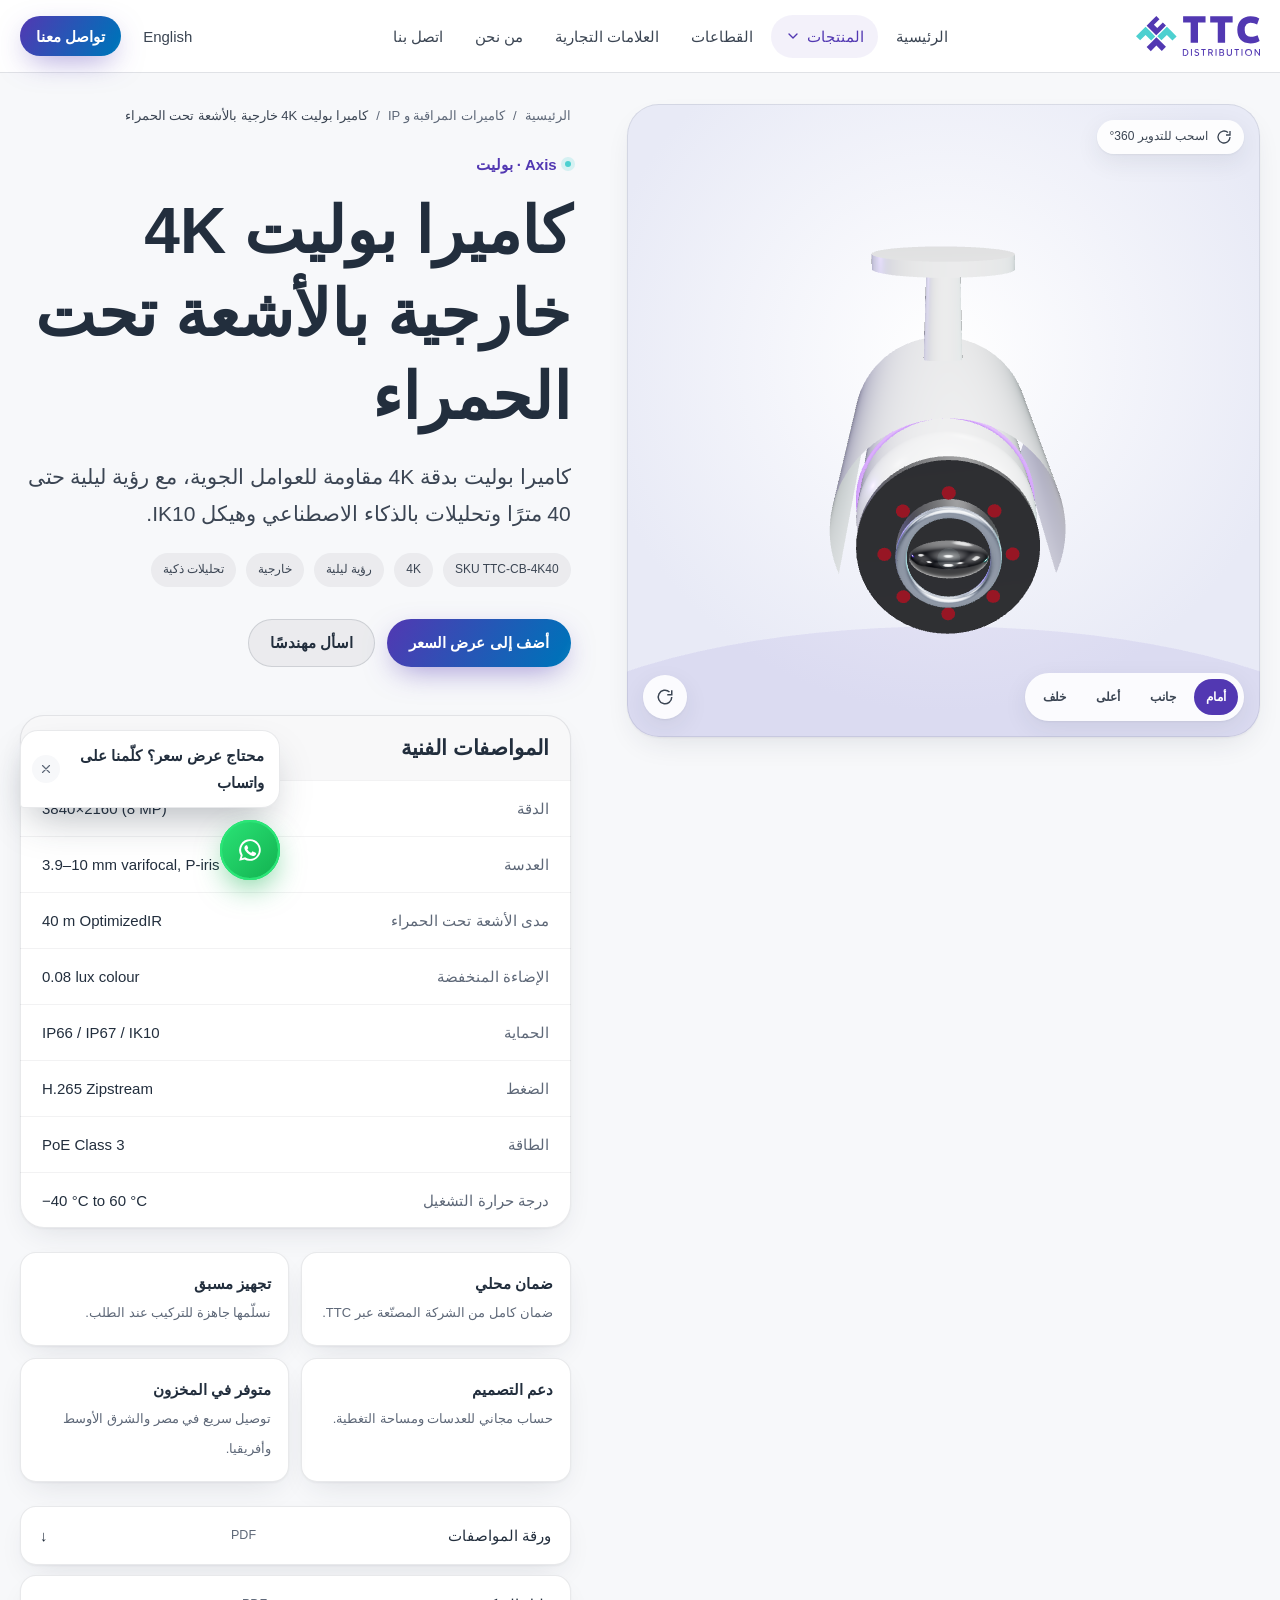
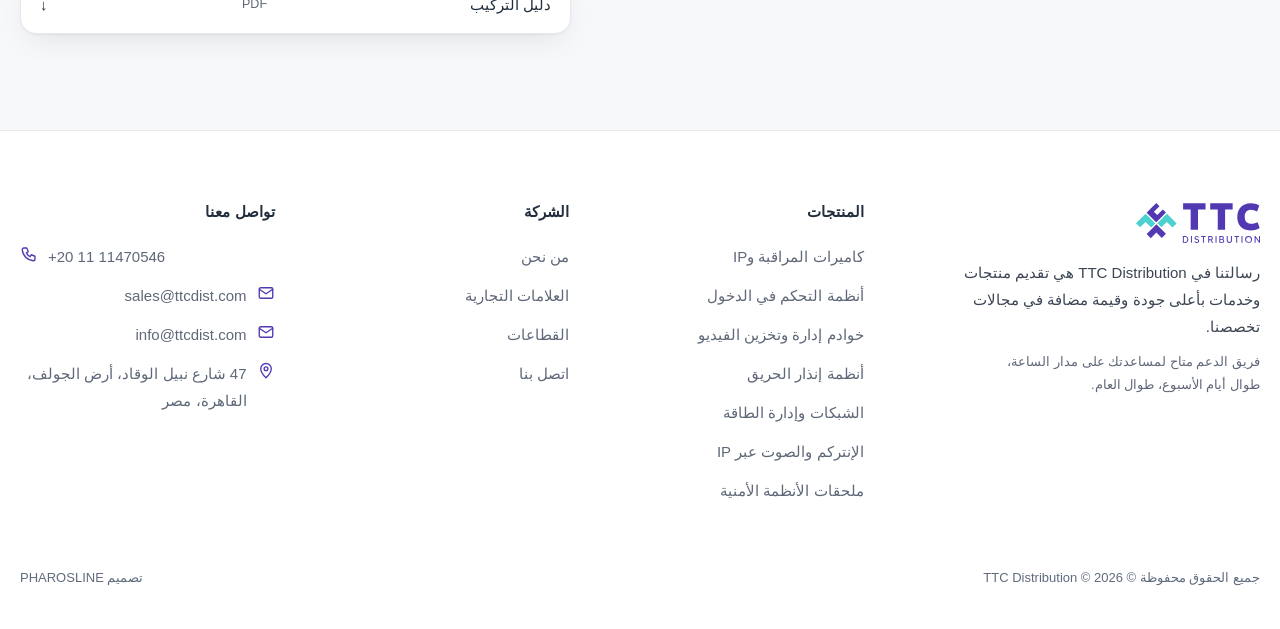
<file: ar/product.html>
<!doctype html>
<html lang="ar" dir="rtl" class="js">
<head>
  <meta charset="utf-8">
  <meta name="viewport" content="width=device-width, initial-scale=1, viewport-fit=cover">
  <title>منتج | TTC Distribution</title>
  <meta name="description" content="">
  <meta name="theme-color" content="#5238B2">
  <link rel="icon" href="../assets/img/ttc-logo.svg" type="image/svg+xml">
  <style data-inline>:root{--violet-300:#A796E6;--violet-400:#6E55D6;--violet-500:#5238B2;--violet-600:#452E9A;--violet-700:#35237A;--teal-300:#9BE6E6;--teal-400:#4DD0D0;--teal-500:#2BB3B3;--blue-400:#2B8ED0;--blue-500:#0170B9;--navy-900:#222E3D;--navy-800:#3B4553;--bg:#F7F8FA;--bg-alt:#EEF1F8;--surface:#FFFFFF;--fg:#222E3D;--fg-rgb:34,46,61;--ink-300:#3B4553;--ink-400:#5E6878;--ink-500:#5F6B7D;--white:var(--fg);--line:rgba(34,46,61,.10);--grad-brand:linear-gradient(120deg,#5238B2 0%,#0170B9 60%,#4DD0D0 100%);--grad-text:linear-gradient(100deg,#5238B2 0%,#0170B9 55%,#2BB3B3 100%);--grad-glow:radial-gradient(60% 60% at 50% 40%,rgba(82,56,178,.16) 0%,rgba(1,112,185,.06) 45%,transparent 75%);--grad-card:linear-gradient(180deg,#FFFFFF 0%,#FAFBFE 100%);--grad-hero:radial-gradient(80% 90% at 75% 30%,#0170B9 0%,transparent 60%),radial-gradient(70% 80% at 10% 90%,#4DD0D0 0%,transparent 55%),linear-gradient(135deg,#2A1C6E 0%,#5238B2 55%,#3B2A92 100%);--font-sans:-apple-system,BlinkMacSystemFont,"SF Pro Display","SF Pro Text","Segoe UI",Roboto,"Helvetica Neue",Arial,sans-serif;--font-ar:-apple-system,BlinkMacSystemFont,"SF Arabic","Segoe UI","Noto Sans Arabic",Tahoma,sans-serif;--font-mono:ui-monospace,"SF Mono",Menlo,Consolas,monospace;--fs-xs:0.8125rem;--fs-sm:0.9375rem;--fs-base:1.0625rem;--fs-lg:clamp(1.125rem,1.05rem + .35vw,1.3125rem);--fs-xl:clamp(1.375rem,1.2rem + .8vw,1.75rem);--fs-2xl:clamp(1.75rem,1.4rem + 1.6vw,2.75rem);--fs-3xl:clamp(2.25rem,1.6rem + 3vw,4rem);--fs-hero:clamp(2.75rem,1.5rem + 6vw,6.5rem);--lh-tight:1.05;--lh-snug:1.2;--lh-body:1.6;--tracking-tight:-0.035em;--tracking-snug:-0.02em;--s-1:4px;--s-2:8px;--s-3:12px;--s-4:16px;--s-5:24px;--s-6:32px;--s-7:48px;--s-8:64px;--s-9:96px;--s-10:144px;--r-sm:10px;--r-md:16px;--r-lg:24px;--r-xl:32px;--r-full:999px;--shadow-1:0 1px 2px rgba(34,46,61,.06),0 8px 24px rgba(34,46,61,.08);--shadow-card:0 1px 2px rgba(34,46,61,.05),0 12px 32px -12px rgba(34,46,61,.14);--shadow-glow:0 10px 30px -8px rgba(82,56,178,.55);--ease-out:cubic-bezier(.16,1,.3,1);--ease-in-out:cubic-bezier(.65,0,.35,1);--dur-1:150ms;--dur-2:300ms;--dur-3:600ms;--container:1240px;--header-h:72px}.theme-dark{--bg:#1C1452;--surface:rgba(255,255,255,.06);--fg:#FFFFFF;--fg-rgb:255,255,255;--ink-300:#E4E1F7;--ink-400:#BDB6E6;--ink-500:#9C93D6;--white:#FFFFFF;--line:rgba(255,255,255,.14);--grad-text:linear-gradient(100deg,#FFFFFF 0%,#C9BEFF 45%,#9BE6E6 100%);--grad-card:linear-gradient(180deg,rgba(255,255,255,.08),rgba(255,255,255,.03));color:var(--ink-300)}*,*::before,*::after{box-sizing:border-box;margin:0;padding:0}html{-webkit-text-size-adjust:100%;scroll-padding-top:calc(var(--header-h) + 16px);background:var(--bg)}body{font-family:var(--font-sans);font-size:var(--fs-base);line-height:var(--lh-body);color:var(--ink-300);background:var(--bg);-webkit-font-smoothing:antialiased;-moz-osx-font-smoothing:grayscale;overflow-x:hidden}html[lang="ar"] body{font-family:var(--font-ar)}img,svg,canvas{display:block;max-width:100%}a{color:inherit;text-decoration:none}button{font:inherit;color:inherit;background:none;border:0;cursor:pointer}h1,h2,h3,h4{color:var(--white);font-weight:600;letter-spacing:var(--tracking-snug);line-height:var(--lh-snug)}:focus-visible{outline:2px solid var(--teal-400);outline-offset:3px;border-radius:6px}::selection{background:var(--violet-500);color:var(--fg)}body.is-locked{overflow:hidden}.container{width:min(100% - 40px,var(--container));margin-inline:auto}.skip-link{position:absolute;inset-inline-start:16px;top:-60px;z-index:200;background:var(--white);color:var(--surface);padding:10px 16px;border-radius:var(--r-sm);font-weight:600;transition:top var(--dur-2) var(--ease-out)}.skip-link:focus{top:12px}.sr-only{position:absolute;width:1px;height:1px;overflow:hidden;clip:rect(0 0 0 0);white-space:nowrap}.eyebrow{display:inline-flex;align-items:center;gap:8px;font-size:var(--fs-xs);font-weight:600;letter-spacing:.14em;text-transform:uppercase;color:var(--teal-300)}.eyebrow::before{content:"";width:6px;height:6px;border-radius:50%;background:var(--teal-400);box-shadow:0 0 12px var(--teal-400)}.grad-text{background:var(--grad-text);-webkit-background-clip:text;background-clip:text;color:transparent}.h-display{font-size:var(--fs-hero);line-height:var(--lh-tight);letter-spacing:var(--tracking-tight);font-weight:700}.h-section{font-size:var(--fs-3xl);line-height:1.08;letter-spacing:var(--tracking-tight);font-weight:700}.lead{font-size:var(--fs-lg);color:var(--ink-300);max-width:60ch}.btn{--h:48px;display:inline-flex;align-items:center;justify-content:center;gap:10px;min-height:var(--h);padding:0 22px;border-radius:var(--r-full);font-size:var(--fs-sm);font-weight:600;letter-spacing:-.01em;white-space:nowrap;transition:transform var(--dur-2) var(--ease-out),box-shadow var(--dur-2) var(--ease-out),background var(--dur-2)}.btn svg{width:18px;height:18px}.btn--primary{background:var(--grad-brand);background-size:160% 100%;color:var(--fg);box-shadow:var(--shadow-glow)}.btn--primary:hover{transform:translateY(-2px);background-position:100% 0}.btn--ghost{background:rgba(var(--fg-rgb),.06);color:var(--white);box-shadow:inset 0 0 0 1px rgba(var(--fg-rgb),.14)}.btn--ghost:hover{background:rgba(var(--fg-rgb),.12)}.btn--sm{--h:40px;padding:0 16px}.btn:active{transform:scale(.98)}.header{position:fixed;inset:0 0 auto;z-index:100;height:var(--header-h);transition:background var(--dur-2),box-shadow var(--dur-2),transform var(--dur-3) var(--ease-out)}.header.is-scrolled{background:rgba(5,7,13,.72);-webkit-backdrop-filter:saturate(180%) blur(20px);backdrop-filter:saturate(180%) blur(20px);box-shadow:0 1px 0 rgba(var(--fg-rgb),.06)}.header.is-hidden{transform:translateY(-100%)}.header__inner{height:100%;display:flex;align-items:center;justify-content:space-between;gap:24px}.logo{display:flex;align-items:center;gap:10px;color:var(--fg);font-weight:700;letter-spacing:-.02em}.logo svg{width:34px;height:34px}.logo small{display:block;font-size:10px;letter-spacing:.32em;color:var(--ink-400);font-weight:600}.nav{display:flex;align-items:center;gap:4px}.nav a{padding:8px 14px;border-radius:var(--r-full);font-size:var(--fs-sm);color:var(--ink-300);transition:color var(--dur-1),background var(--dur-1)}.nav a:hover,.nav a[aria-current="page"]{color:var(--fg);background:rgba(var(--fg-rgb),.06)}.header__actions{display:flex;align-items:center;gap:10px}.lang{font-size:var(--fs-sm);color:var(--ink-300);padding:8px 12px;border-radius:var(--r-full)}.lang:hover{color:var(--fg)}.burger{display:none;width:44px;height:44px;border-radius:12px;place-items:center;background:rgba(var(--fg-rgb),.06)}.burger span{display:block;width:18px;height:1.5px;background:#fff;border-radius:2px;transition:transform var(--dur-2) var(--ease-out)}.burger span+span{margin-top:5px}@media (max-width:960px){.nav,.header__actions .lang,.header__actions .btn{display:none}.burger{display:grid}}.drawer{position:fixed;inset:0;z-index:150;visibility:hidden;pointer-events:none}.drawer.is-open{visibility:visible;pointer-events:auto}.drawer__scrim{position:absolute;inset:0;background:rgba(3,5,10,.6);-webkit-backdrop-filter:blur(6px);backdrop-filter:blur(6px);opacity:0;transition:opacity var(--dur-2)}.drawer.is-open .drawer__scrim{opacity:1}.drawer__panel{position:absolute;inset-block:0;inset-inline-end:0;width:min(88vw,380px);background:var(--surface);box-shadow:-20px 0 60px rgba(0,0,0,.5);display:flex;flex-direction:column;padding:16px 20px 28px;transform:translateX(100%);transition:transform 420ms var(--ease-out);overflow-y:auto;overscroll-behavior:contain}html[dir="rtl"] .drawer__panel{transform:translateX(-100%)}.drawer.is-open .drawer__panel{transform:none}.drawer__top{display:flex;align-items:center;justify-content:space-between;height:52px;margin-bottom:12px}.drawer__close{width:44px;height:44px;border-radius:12px;display:grid;place-items:center;background:rgba(var(--fg-rgb),.06)}.drawer__close svg{width:20px;height:20px}.drawer__nav a,.drawer__nav button{display:flex;align-items:center;justify-content:space-between;width:100%;min-height:56px;font-size:1.25rem;font-weight:600;color:var(--fg);letter-spacing:-.02em;border-bottom:1px solid rgba(var(--fg-rgb),.06);text-align:start}.drawer__nav button svg{width:20px;height:20px;transition:transform var(--dur-2) var(--ease-out)}.drawer__nav button[aria-expanded="true"] svg{transform:rotate(180deg)}.drawer__sub{display:grid;grid-template-rows:0fr;transition:grid-template-rows var(--dur-2) var(--ease-out)}.drawer__sub.is-open{grid-template-rows:1fr}.drawer__sub>div{overflow:hidden}.drawer__sub a{min-height:48px;font-size:1rem;font-weight:500;color:var(--ink-300);padding-inline-start:12px;border-bottom:0}.drawer__foot{margin-top:auto;padding-top:24px;display:grid;gap:12px}.hero{position:relative;min-height:100svh;display:grid;align-items:center;overflow:hidden;isolation:isolate}.hero__canvas{position:absolute;inset:0;z-index:-1;width:100%;height:100%}.hero__glow{position:absolute;inset:-20% -10% auto;height:120%;background:var(--grad-glow);z-index:-2;pointer-events:none}.hero__grid{position:absolute;inset:0;z-index:-2;opacity:.35;pointer-events:none;background-image:linear-gradient(rgba(var(--fg-rgb),.04) 1px,transparent 1px),linear-gradient(90deg,rgba(var(--fg-rgb),.04) 1px,transparent 1px);background-size:64px 64px;mask-image:radial-gradient(70% 60% at 50% 40%,#000 30%,transparent 80%)}.hero__content{padding-top:calc(var(--header-h) + 40px);padding-bottom:120px;max-width:760px;position:relative}.hero__content .lead{margin-top:24px}.hero__cta{display:flex;flex-wrap:wrap;gap:12px;margin-top:36px}.hero__stats{display:flex;flex-wrap:wrap;gap:36px;margin-top:56px}.stat b{display:block;font-size:var(--fs-2xl);color:var(--fg);font-weight:700;letter-spacing:var(--tracking-tight);line-height:1}.stat span{font-size:var(--fs-xs);color:var(--ink-400);letter-spacing:.04em}.hero__scroll{position:absolute;bottom:28px;left:50%;translate:-50% 0;font-size:var(--fs-xs);color:var(--ink-400);display:grid;justify-items:center;gap:10px}.hero__scroll i{width:1px;height:42px;background:linear-gradient(var(--teal-400),transparent);animation:drip 2s var(--ease-in-out) infinite}@keyframes drip{0%{transform:scaleY(0);transform-origin:top}50%{transform:scaleY(1);transform-origin:top}51%{transform-origin:bottom}100%{transform:scaleY(0);transform-origin:bottom}}@media (max-width:960px){.hero{align-items:end}.hero__content{padding-bottom:96px}.hero__stats{gap:24px}}.section{padding-block:var(--s-10);position:relative}.section__head{display:grid;gap:16px;margin-bottom:var(--s-8);max-width:780px}.section__head--center{margin-inline:auto;text-align:center;justify-items:center}@media (max-width:720px){.section{padding-block:var(--s-9)}}.brands{padding-block:40px;border-block:1px solid rgba(var(--fg-rgb),.06);overflow:hidden;mask-image:linear-gradient(90deg,transparent,#000 12%,#000 88%,transparent)}.brands__track{display:flex;gap:72px;width:max-content;animation:marquee 38s linear infinite}.brands__track span{font-size:1.5rem;font-weight:700;color:var(--ink-500);letter-spacing:-.02em;white-space:nowrap}@keyframes marquee{to{transform:translateX(-50%)}}.bento{display:grid;grid-template-columns:repeat(6,1fr);gap:16px}.tile{position:relative;grid-column:span 2;min-height:300px;border-radius:var(--r-lg);padding:28px;background:var(--grad-card);box-shadow:inset 0 0 0 1px rgba(var(--fg-rgb),.07);overflow:hidden;display:flex;flex-direction:column;justify-content:flex-end;transition:transform var(--dur-3) var(--ease-out),box-shadow var(--dur-2)}.tile:hover{transform:translateY(-4px);box-shadow:inset 0 0 0 1px rgba(139,116,255,.45),0 30px 60px -30px rgba(106,75,255,.6)}.tile--wide{grid-column:span 4}.tile--tall{grid-row:span 2}.tile h3{font-size:var(--fs-xl)}.tile p{font-size:var(--fs-sm);color:var(--ink-400);margin-top:8px;max-width:42ch}.tile__icon{position:absolute;top:24px;inset-inline-start:24px;width:48px;height:48px;border-radius:14px;display:grid;place-items:center;background:rgba(106,75,255,.16);color:var(--violet-300)}.tile__icon svg{width:24px;height:24px}.tile__arrow{position:absolute;top:24px;inset-inline-end:24px;width:40px;height:40px;border-radius:50%;display:grid;place-items:center;background:rgba(var(--fg-rgb),.06);transition:transform var(--dur-2) var(--ease-out),background var(--dur-2)}.tile:hover .tile__arrow{transform:rotate(-45deg);background:var(--violet-500)}.tile__canvas{position:absolute;inset:0 0 35% 0;width:100%;height:65%;pointer-events:none}.tile__orb{position:absolute;width:260px;height:260px;border-radius:50%;filter:blur(60px);opacity:.45;top:-60px;inset-inline-end:-60px;background:var(--violet-500)}.tile__orb--teal{background:var(--teal-500)}.tile__orb--blue{background:var(--blue-500)}@media (max-width:960px){.bento{grid-template-columns:1fr 1fr}.tile,.tile--wide{grid-column:span 2}.tile--tall{grid-row:auto}}@media (min-width:600px) and (max-width:960px){.tile{grid-column:span 1}.tile--wide{grid-column:span 2}}.story{position:relative}.story__pin{height:100svh;display:grid;grid-template-columns:1fr 1fr;align-items:center;gap:48px}.story__stage{position:relative;aspect-ratio:1;max-height:72svh;justify-self:center;width:100%}.story__stage canvas{width:100%;height:100%}.story__steps{position:relative;height:280px}.story__step{position:absolute;inset:0;opacity:0}.story__step h3{font-size:var(--fs-2xl);letter-spacing:var(--tracking-tight)}.story__step p{margin-top:14px;font-size:var(--fs-lg);max-width:44ch}.story__step .num{font-family:var(--font-mono);color:var(--teal-300);font-size:var(--fs-sm);margin-bottom:12px;display:block}.story__progress{display:flex;gap:8px;margin-top:24px}.story__progress i{height:3px;flex:1;border-radius:3px;background:rgba(var(--fg-rgb),.1);overflow:hidden;position:relative}.story__progress i b{position:absolute;inset:0;background:var(--grad-brand);transform:scaleX(0);transform-origin:left}@media (max-width:960px){.story__pin{grid-template-columns:1fr;grid-template-rows:55svh auto;gap:8px;align-content:center}.story__stage{max-height:55svh;aspect-ratio:auto;height:100%}.story__steps{height:220px}}.numbers{display:grid;grid-template-columns:repeat(4,1fr);gap:1px;background:rgba(var(--fg-rgb),.07);border-radius:var(--r-lg);overflow:hidden}.numbers div{background:var(--bg);padding:40px 28px}.numbers b{display:block;font-size:var(--fs-3xl);font-weight:700;color:var(--fg);letter-spacing:var(--tracking-tight);line-height:1}.numbers span{display:block;margin-top:12px;font-size:var(--fs-sm);color:var(--ink-400)}@media (max-width:720px){.numbers{grid-template-columns:1fr 1fr}.numbers div{padding:28px 20px}}.industries{display:grid;grid-template-columns:repeat(auto-fill,minmax(220px,1fr));gap:12px}.chip-card{padding:22px;border-radius:var(--r-md);background:var(--grad-card);box-shadow:inset 0 0 0 1px rgba(var(--fg-rgb),.07);display:flex;align-items:center;gap:14px;color:var(--fg);font-weight:600}.chip-card svg{width:22px;height:22px;color:var(--teal-300);flex:none}.cta{position:relative;border-radius:var(--r-xl);padding:clamp(40px,6vw,88px);overflow:hidden;isolation:isolate;background:linear-gradient(135deg,var(--violet-700),var(--ink-850) 60%);box-shadow:inset 0 0 0 1px rgba(var(--fg-rgb),.08)}.cta::before{content:"";position:absolute;inset:auto -20% -60% 30%;height:140%;background:radial-gradient(closest-side,rgba(63,232,218,.35),transparent);z-index:-1}.cta h2{font-size:var(--fs-3xl);letter-spacing:var(--tracking-tight);max-width:18ch}.cta p{margin-top:16px;max-width:52ch}.cta .hero__cta{margin-top:32px}.footer{padding-block:72px 40px;border-top:1px solid rgba(var(--fg-rgb),.06);margin-top:var(--s-9)}.footer__grid{display:grid;grid-template-columns:1.4fr repeat(3,1fr);gap:40px}.footer h4{font-size:var(--fs-sm);color:var(--fg);margin-bottom:16px}.footer li{list-style:none}.footer li a{display:inline-block;padding:6px 0;font-size:var(--fs-sm);color:var(--ink-400)}.footer li a:hover{color:var(--fg)}.footer__bottom{display:flex;justify-content:space-between;flex-wrap:wrap;gap:12px;margin-top:56px;font-size:var(--fs-xs);color:var(--ink-500)}@media (max-width:820px){.footer__grid{grid-template-columns:1fr 1fr}.footer__grid>div:first-child{grid-column:1/-1}}.fab{position:fixed;inset-inline-end:20px;bottom:calc(20px + env(safe-area-inset-bottom));z-index:90;width:56px;height:56px;border-radius:50%;display:grid;place-items:center;background:#25D366;color:var(--fg);box-shadow:0 10px 30px rgba(37,211,102,.35);transition:transform var(--dur-2) var(--ease-out)}.fab:hover{transform:scale(1.06)}.fab svg{width:26px;height:26px}.page-hero{padding-top:calc(var(--header-h) + 72px);padding-bottom:48px;position:relative;overflow:hidden}.page-hero::before{content:"";position:absolute;inset:-40% -10% auto;height:120%;background:var(--grad-glow);z-index:-1}.crumbs{display:flex;gap:8px;font-size:var(--fs-xs);color:var(--ink-400);margin-bottom:20px;flex-wrap:wrap}.crumbs a:hover{color:var(--fg)}.crumbs span[aria-current]{color:var(--ink-300)}.catalog{display:grid;grid-template-columns:260px 1fr;gap:40px;align-items:start}.filters{position:sticky;top:calc(var(--header-h) + 20px);display:grid;gap:28px}.filters h3{font-size:var(--fs-xs);text-transform:uppercase;letter-spacing:.14em;color:var(--ink-400);margin-bottom:12px;font-weight:600}.search{position:relative}.search input{width:100%;height:48px;border-radius:var(--r-full);border:0;background:rgba(var(--fg-rgb),.06);color:var(--fg);padding:0 18px 0 44px;font:inherit;font-size:var(--fs-sm);box-shadow:inset 0 0 0 1px rgba(var(--fg-rgb),.08)}.search input:focus{outline:none;box-shadow:inset 0 0 0 1.5px var(--violet-400)}.search svg{position:absolute;left:16px;top:50%;translate:0 -50%;width:18px;height:18px;color:var(--ink-400)}.chips{display:flex;flex-wrap:wrap;gap:8px}.chip{min-height:38px;padding:0 14px;border-radius:var(--r-full);font-size:var(--fs-sm);background:rgba(var(--fg-rgb),.05);color:var(--ink-300);box-shadow:inset 0 0 0 1px rgba(var(--fg-rgb),.08);transition:all var(--dur-1)}.chip:hover{color:var(--fg)}.chip[aria-pressed="true"]{background:var(--violet-500);color:var(--fg);box-shadow:none}.catalog__bar{display:flex;justify-content:space-between;align-items:center;margin-bottom:20px;font-size:var(--fs-sm);color:var(--ink-400)}.grid{display:grid;grid-template-columns:repeat(auto-fill,minmax(260px,1fr));gap:16px}.card{position:relative;border-radius:var(--r-lg);background:var(--grad-card);box-shadow:inset 0 0 0 1px rgba(var(--fg-rgb),.07);overflow:hidden;display:flex;flex-direction:column;transition:transform var(--dur-3) var(--ease-out),box-shadow var(--dur-2)}.card:hover{transform:translateY(-4px);box-shadow:inset 0 0 0 1px rgba(139,116,255,.45),0 30px 60px -30px rgba(106,75,255,.55)}.card__media{position:relative;aspect-ratio:4/3;background:radial-gradient(60% 60% at 50% 45%,rgba(106,75,255,.25),transparent 70%)}.card__media canvas{width:100%;height:100%}.card__badge{position:absolute;top:14px;inset-inline-start:14px;font-size:11px;font-weight:600;letter-spacing:.06em;padding:5px 10px;border-radius:var(--r-full);background:rgba(5,7,13,.6);color:var(--teal-300);-webkit-backdrop-filter:blur(8px);backdrop-filter:blur(8px)}.card__3d{position:absolute;top:14px;inset-inline-end:14px;font-size:11px;font-weight:700;padding:5px 9px;border-radius:var(--r-full);background:rgba(106,75,255,.25);color:var(--violet-300)}.card__body{padding:20px 22px 22px;display:grid;gap:6px;flex:1}.card__body h3{font-size:var(--fs-lg);letter-spacing:-.02em}.card__body p{font-size:var(--fs-sm);color:var(--ink-400)}.card__specs{display:flex;flex-wrap:wrap;gap:6px;margin-top:8px}.card__specs span{font-size:12px;padding:4px 9px;border-radius:8px;background:rgba(var(--fg-rgb),.05);color:var(--ink-300)}.card__foot{display:flex;justify-content:space-between;align-items:center;margin-top:14px}.card__link{font-size:var(--fs-sm);font-weight:600;color:var(--fg);display:inline-flex;gap:6px;align-items:center}.card__link::after{content:"";position:absolute;inset:0}.rfq-add{position:relative;z-index:2;width:40px;height:40px;border-radius:50%;display:grid;place-items:center;background:rgba(var(--fg-rgb),.07);transition:background var(--dur-1)}.rfq-add:hover{background:var(--violet-500)}.rfq-add[aria-pressed="true"]{background:var(--teal-500);color:var(--ink-950)}.rfq-add svg{width:18px;height:18px}.empty{padding:60px;text-align:center;color:var(--ink-400);grid-column:1/-1}.filters__toggle{display:none}@media (max-width:960px){.catalog{grid-template-columns:1fr}.filters{position:static;display:none}.filters.is-open{display:grid}.filters__toggle{display:inline-flex}}.rfq-bar{position:fixed;left:50%;bottom:calc(20px + env(safe-area-inset-bottom));translate:-50% 140%;z-index:95;display:flex;align-items:center;gap:16px;padding:10px 10px 10px 22px;border-radius:var(--r-full);background:rgba(15,22,38,.85);-webkit-backdrop-filter:blur(18px);backdrop-filter:blur(18px);box-shadow:inset 0 0 0 1px rgba(var(--fg-rgb),.1),0 20px 50px rgba(0,0,0,.5);transition:translate var(--dur-3) var(--ease-out);color:var(--fg);font-size:var(--fs-sm)}.rfq-bar.is-visible{translate:-50% 0}@media (max-width:600px){.rfq-bar{width:calc(100% - 100px);left:20px;translate:0 140%}.rfq-bar.is-visible{translate:0 0}}.pdp{display:grid;grid-template-columns:1.15fr 1fr;gap:56px;align-items:start;padding-top:calc(var(--header-h) + 32px)}.viewer{position:sticky;top:calc(var(--header-h) + 20px);aspect-ratio:1;border-radius:var(--r-xl);overflow:hidden;background:radial-gradient(70% 70% at 50% 40%,rgba(106,75,255,.28),rgba(10,15,28,1) 75%);box-shadow:inset 0 0 0 1px rgba(var(--fg-rgb),.08);touch-action:none}.viewer canvas{width:100%;height:100%;cursor:grab}.viewer canvas:active{cursor:grabbing}.viewer__ui{position:absolute;inset:auto 16px 16px;display:flex;justify-content:space-between;align-items:center;gap:8px;pointer-events:none}.viewer__ui>*{pointer-events:auto}.views{display:flex;gap:6px;padding:6px;border-radius:var(--r-full);background:rgba(5,7,13,.6);-webkit-backdrop-filter:blur(12px);backdrop-filter:blur(12px)}.views button{min-height:36px;padding:0 12px;border-radius:var(--r-full);font-size:12px;font-weight:600;color:var(--ink-300)}.views button[aria-pressed="true"]{background:#fff;color:var(--surface)}.viewer__hint{position:absolute;top:16px;inset-inline-start:16px;font-size:12px;color:var(--ink-300);padding:6px 12px;border-radius:var(--r-full);background:rgba(5,7,13,.5);display:flex;gap:8px;align-items:center}.viewer__hint svg{width:16px;height:16px}.icon-btn{width:44px;height:44px;border-radius:50%;display:grid;place-items:center;background:rgba(5,7,13,.6);-webkit-backdrop-filter:blur(12px);backdrop-filter:blur(12px)}.icon-btn svg{width:18px;height:18px}.pdp__info h1{font-size:var(--fs-3xl);letter-spacing:var(--tracking-tight);line-height:1.05;margin-top:12px}.pdp__info .lead{margin-top:18px}.pdp__meta{display:flex;gap:10px;flex-wrap:wrap;margin-top:20px}.pdp__meta span{font-size:12px;padding:6px 12px;border-radius:var(--r-full);background:rgba(var(--fg-rgb),.06);color:var(--ink-300)}.pdp__cta{display:flex;gap:12px;flex-wrap:wrap;margin-top:32px}.specs{margin-top:48px;border-radius:var(--r-lg);overflow:hidden;box-shadow:inset 0 0 0 1px rgba(var(--fg-rgb),.08)}.specs h2{font-size:var(--fs-lg);padding:20px 22px;background:rgba(var(--fg-rgb),.03)}.specs dl{display:grid;grid-template-columns:minmax(120px,40%) 1fr}.specs dt,.specs dd{padding:14px 22px;border-top:1px solid rgba(var(--fg-rgb),.06);font-size:var(--fs-sm)}.specs dt{color:var(--ink-400)}.specs dd{color:var(--fg)}.features{display:grid;grid-template-columns:1fr 1fr;gap:12px;margin-top:24px}.feature{padding:18px;border-radius:var(--r-md);background:var(--grad-card);box-shadow:inset 0 0 0 1px rgba(var(--fg-rgb),.07)}.feature b{display:block;color:var(--fg);font-size:var(--fs-sm)}.feature span{font-size:13px;color:var(--ink-400)}.downloads{margin-top:24px;display:grid;gap:10px}.download{display:flex;align-items:center;justify-content:space-between;padding:16px 20px;border-radius:var(--r-md);background:rgba(var(--fg-rgb),.04);box-shadow:inset 0 0 0 1px rgba(var(--fg-rgb),.07);color:var(--fg);font-size:var(--fs-sm);font-weight:500}.download:hover{background:rgba(var(--fg-rgb),.08)}.download small{color:var(--ink-400);font-weight:400;margin-inline-start:8px}@media (max-width:960px){.pdp{grid-template-columns:1fr;gap:28px}.viewer{position:relative;top:0;aspect-ratio:1/1.05}.features{grid-template-columns:1fr}}.js [data-reveal]{opacity:0;transform:translateY(28px)}.split-line{display:block;overflow:hidden;padding-bottom:.06em}.split-line>span{display:inline-block}@media (prefers-reduced-motion:reduce){*,*::before,*::after{animation-duration:.01ms!important;animation-iteration-count:1!important;transition-duration:.01ms!important;scroll-behavior:auto!important}.js [data-reveal]{opacity:1;transform:none}}html[dir="rtl"] h1,html[dir="rtl"] h2,html[dir="rtl"] h3,html[dir="rtl"] h4,html[dir="rtl"] .h-display,html[dir="rtl"] .h-section,html[dir="rtl"] .btn,html[dir="rtl"] .eyebrow,html[dir="rtl"] .stat b,html[dir="rtl"] .numbers b,html[dir="rtl"] .drawer__nav a,html[dir="rtl"] .drawer__nav button{letter-spacing:0}html[dir="rtl"] .eyebrow{text-transform:none;font-size:var(--fs-sm)}html[dir="rtl"] .h-display{line-height:1.25}html[dir="rtl"] .h-section,html[dir="rtl"] .pdp__info h1,html[dir="rtl"] .cta h2{line-height:1.3}html[dir="rtl"] body{line-height:1.8}html[dir="rtl"] .grad-text{padding-bottom:.08em}html[dir="rtl"] .btn svg,html[dir="rtl"] .tile__arrow svg{transform:scaleX(-1)}html[dir="rtl"] .tile:hover .tile__arrow{transform:rotate(45deg)}html[dir="rtl"] .search svg{left:auto;right:16px}html[dir="rtl"] .search input{padding:0 44px 0 18px}html[dir="rtl"] .story__progress i b{transform-origin:right}html[dir="rtl"] .brands__track{animation-direction:reverse}html[dir="rtl"] .hero__content{margin-inline-start:0}@media (max-width:600px){html[dir="rtl"] .rfq-bar{left:auto;right:20px}}.fab{transition:transform var(--dur-3) var(--ease-out),opacity var(--dur-2)}.fab.is-hidden{transform:translateY(120px);opacity:0}@media (max-width:960px){.hero{display:block;min-height:auto}.hero__canvas{position:relative;inset:auto;height:44svh;min-height:300px;margin-top:var(--header-h)}.hero__content{padding-top:0;padding-bottom:64px;margin-top:-12px}.hero__scroll{display:none}.hero__stats{display:grid;grid-template-columns:repeat(3,auto);justify-content:start;gap:28px;margin-top:40px}.tile{min-height:210px}.story__steps{height:270px}.footer li a{display:flex;align-items:center;min-height:44px;padding:0}.crumbs a{padding-block:12px}.catalog__bar span:last-child{display:none}.fab{width:52px;height:52px}}@media (min-width:1400px){.hero>.container,.header__inner{width:min(100% - 8vw,1680px)}.hero__content{max-width:min(760px,46vw)}}.tile{min-height:360px;background:linear-gradient(180deg,rgba(var(--fg-rgb),.05),rgba(var(--fg-rgb),.01)),radial-gradient(120% 80% at 50% 0%,rgba(106,75,255,.12),transparent 60%)}.tile--tall{min-height:520px}.tile .tile__canvas{position:absolute;inset:0 0 auto 0;width:100%;height:68%;z-index:0}.tile--tall .tile__canvas{height:74%}.tile h3,.tile p{position:relative;z-index:1}.tile::after{content:"";position:absolute;inset:auto 0 0 0;height:45%;background:linear-gradient(transparent,var(--surface) 85%);z-index:0;pointer-events:none}.tile__icon,.tile__arrow{z-index:2}@media (max-width:960px){.tile{min-height:330px}.tile--tall{min-height:420px}}.story{background:radial-gradient(60% 70% at 30% 50%,rgba(106,75,255,.18),transparent 70%),radial-gradient(40% 50% at 80% 60%,rgba(63,232,218,.08),transparent 70%)}.story__pin{grid-template-columns:1.25fr 1fr}.story__stage{max-height:82svh}.story__stage::before{content:"";position:absolute;inset:8%;border-radius:50%;background:radial-gradient(closest-side,rgba(139,116,255,.35),rgba(10,124,255,.12) 60%,transparent);filter:blur(8px)}.story__ring{position:absolute;inset:4%;border-radius:50%;border:1px dashed rgba(139,116,255,.35);animation:spin 40s linear infinite;pointer-events:none}.story__ring:nth-child(2){inset:14%;border:1px solid rgba(63,232,218,.18);animation-duration:28s;animation-direction:reverse}.story__ring::after{content:"";position:absolute;top:-4px;left:50%;width:8px;height:8px;border-radius:50%;background:var(--teal-400);box-shadow:0 0 14px var(--teal-400)}@keyframes spin{to{transform:rotate(360deg)}}.story__stage canvas{position:relative;z-index:1}.story__big{position:absolute;inset-inline-end:-2%;bottom:4%;font-size:clamp(120px,16vw,240px);font-weight:800;line-height:1;letter-spacing:-.06em;color:transparent;-webkit-text-stroke:1px rgba(var(--fg-rgb),.09);pointer-events:none;z-index:0;font-family:var(--font-sans)}.story__chips{display:flex;flex-wrap:wrap;gap:8px;margin-top:20px}.story__chips span{font-size:13px;padding:7px 12px;border-radius:var(--r-full);background:rgba(var(--fg-rgb),.06);color:var(--fg);box-shadow:inset 0 0 0 1px rgba(var(--fg-rgb),.08)}.story__steps{height:330px}@media (max-width:960px){.story__pin{grid-template-columns:1fr}.story__steps{height:300px}.story__big{font-size:110px}}.ind-carousel{position:relative}.ind-track{display:grid;grid-auto-flow:column;grid-auto-columns:minmax(300px,calc((100% - 48px)/4));gap:16px;overflow-x:auto;scroll-snap-type:x mandatory;scrollbar-width:none;padding-block:6px 10px;cursor:grab;overscroll-behavior-x:contain}.ind-track::-webkit-scrollbar{display:none}.ind-track.is-dragging{cursor:grabbing;scroll-snap-type:none}.ind-card{scroll-snap-align:start;border-radius:var(--r-lg);overflow:hidden;background:var(--surface);box-shadow:inset 0 0 0 1px rgba(var(--fg-rgb),.08);display:flex;flex-direction:column;transition:transform var(--dur-3) var(--ease-out),box-shadow var(--dur-2);user-select:none}.ind-card:hover{transform:translateY(-6px);box-shadow:inset 0 0 0 1px color-mix(in srgb,var(--c1) 60%,transparent),0 30px 60px -30px var(--c1)}.ind-card__visual{position:relative;height:220px;display:grid;place-items:center;overflow:hidden;color:var(--fg);background:radial-gradient(70% 90% at 30% 20%,color-mix(in srgb,var(--c1) 85%,transparent),transparent 70%),radial-gradient(70% 90% at 80% 100%,color-mix(in srgb,var(--c2) 75%,transparent),transparent 70%),#0b1020}.ind-card__visual::before{content:"";position:absolute;inset:0;opacity:.35;background-image:linear-gradient(rgba(var(--fg-rgb),.12) 1px,transparent 1px),linear-gradient(90deg,rgba(var(--fg-rgb),.12) 1px,transparent 1px);background-size:28px 28px;mask-image:radial-gradient(70% 70% at 50% 50%,#000,transparent)}.ind-card__visual svg{position:relative;width:92px;height:92px;filter:drop-shadow(0 10px 30px rgba(0,0,0,.4));transition:transform var(--dur-3) var(--ease-out)}.ind-card:hover .ind-card__visual svg{transform:scale(1.1) rotate(-4deg)}.ind-card__num{position:absolute;top:16px;inset-inline-start:18px;font-family:var(--font-mono);font-size:13px;color:rgba(var(--fg-rgb),.75)}.ind-card__body{padding:22px 22px 24px;display:grid;gap:10px;flex:1;align-content:start}.ind-card__body h3{font-size:var(--fs-lg)}.ind-card__body p{font-size:var(--fs-sm);color:var(--ink-400)}.ind-card__tags{display:flex;flex-wrap:wrap;gap:6px;list-style:none;margin-top:4px}.ind-card__tags li{font-size:12px;padding:4px 10px;border-radius:var(--r-full);background:rgba(var(--fg-rgb),.06);color:var(--ink-300)}.ind-nav{display:flex;align-items:center;justify-content:space-between;gap:24px;margin-top:28px}.ind-dots{flex:1;height:3px;border-radius:3px;background:rgba(var(--fg-rgb),.08);position:relative;overflow:hidden;max-width:420px}.ind-dots i{position:absolute;inset-block:0;inset-inline-start:0;width:25%;border-radius:3px;background:var(--grad-brand);transition:inset-inline-start var(--dur-2) var(--ease-out)}.ind-arrows{display:flex;gap:10px}.ind-btn{width:52px;height:52px;border-radius:50%;display:grid;place-items:center;background:rgba(var(--fg-rgb),.06);box-shadow:inset 0 0 0 1px rgba(var(--fg-rgb),.1);transition:background var(--dur-1),transform var(--dur-2)}.ind-btn:hover{background:var(--violet-500);transform:scale(1.05)}.ind-btn:disabled{opacity:.35;pointer-events:none}.ind-btn svg{width:20px;height:20px}html[dir="rtl"] .ind-btn svg{transform:scaleX(-1)}@media (max-width:960px){.ind-track{grid-auto-columns:82%}.ind-card__visual{height:190px}}.cta{display:grid;grid-template-columns:1.1fr 1fr;align-items:center;gap:24px}.cta__visual{position:relative;height:420px}.cta__canvas{width:100%;height:100%}.cta__badge{position:absolute;padding:12px 16px;border-radius:16px;background:rgba(10,15,28,.7);-webkit-backdrop-filter:blur(14px);backdrop-filter:blur(14px);box-shadow:inset 0 0 0 1px rgba(var(--fg-rgb),.12),0 20px 40px rgba(0,0,0,.35);animation:float 6s var(--ease-in-out) infinite}.cta__badge b{display:block;color:var(--fg);font-size:var(--fs-xl);line-height:1.1}.cta__badge span{font-size:12px;color:var(--ink-300)}.cta__badge--0{top:8%;inset-inline-start:0}.cta__badge--1{bottom:12%;inset-inline-start:6%;animation-delay:-2s}.cta__badge--2{top:40%;inset-inline-end:0;animation-delay:-4s}@keyframes float{50%{transform:translateY(-10px)}}@media (max-width:960px){.cta{grid-template-columns:1fr}.cta__visual{height:320px}}html{overflow-x:clip}.story,.cta{overflow:clip}.story__stage{overflow:visible}.svc{display:grid;grid-template-columns:minmax(280px,380px) 1fr;gap:20px;align-items:stretch}.svc-tabs{display:grid;gap:6px;align-content:start}.svc-tab{position:relative;display:flex;align-items:center;gap:14px;min-height:64px;padding:12px 16px;border-radius:var(--r-md);text-align:start;color:var(--ink-400);font-weight:600;font-size:var(--fs-sm);overflow:hidden;transition:background var(--dur-2),color var(--dur-2)}.svc-tab:hover{color:var(--fg);background:rgba(var(--fg-rgb),.04)}.svc-tab[aria-selected="true"]{color:var(--fg);background:var(--grad-card);box-shadow:inset 0 0 0 1px rgba(139,116,255,.35)}.svc-tab__icon{flex:none;width:40px;height:40px;border-radius:12px;display:grid;place-items:center;background:rgba(var(--fg-rgb),.05);transition:background var(--dur-2),color var(--dur-2)}.svc-tab[aria-selected="true"] .svc-tab__icon{background:var(--grad-brand);color:var(--fg)}.svc-tab__icon svg{width:20px;height:20px}.svc-tab__bar{position:absolute;inset-inline-start:0;bottom:0;height:2px;width:100%;background:var(--grad-brand);transform:scaleX(0);transform-origin:left}html[dir="rtl"] .svc-tab__bar{transform-origin:right}.svc-panels{position:relative;border-radius:var(--r-xl);background:radial-gradient(80% 90% at 85% 0%,rgba(106,75,255,.22),transparent 60%),var(--surface);box-shadow:inset 0 0 0 1px rgba(var(--fg-rgb),.08);min-height:520px;overflow:hidden}.svc-panel{display:grid;grid-template-columns:200px 1fr;gap:36px;padding:clamp(28px,4vw,52px);height:100%;align-items:start}.svc-panel[hidden]{display:none}.svc-panel__visual{position:relative;aspect-ratio:1;border-radius:var(--r-lg);display:grid;place-items:center;background:radial-gradient(circle at 50% 40%,rgba(139,116,255,.45),rgba(10,124,255,.12) 55%,transparent 75%);box-shadow:inset 0 0 0 1px rgba(var(--fg-rgb),.08)}.svc-panel__visual::before{content:"";position:absolute;inset:12%;border-radius:50%;border:1px dashed rgba(63,232,218,.35);animation:spin 24s linear infinite}.svc-panel__icon{width:44%;height:44%;color:var(--fg);filter:drop-shadow(0 8px 24px rgba(106,75,255,.6))}.svc-panel__num{position:absolute;bottom:10px;inset-inline-end:14px;font-family:var(--font-mono);font-size:12px;color:var(--teal-300)}.svc-panel__text h3{font-size:var(--fs-2xl);letter-spacing:var(--tracking-tight);line-height:1.15}.svc-panel__text p{margin-top:14px;font-size:var(--fs-lg);color:var(--ink-300);max-width:56ch}.svc-chips{display:flex;flex-wrap:wrap;gap:8px;margin-top:22px}.svc-chips span{font-size:13px;padding:8px 14px;border-radius:var(--r-full);background:rgba(var(--fg-rgb),.06);color:var(--fg);box-shadow:inset 0 0 0 1px rgba(var(--fg-rgb),.08)}.calc{display:grid;grid-template-columns:1fr 1fr;gap:14px 18px;margin-top:22px}.calc label{display:grid;grid-template-columns:1fr auto;gap:8px;font-size:13px;color:var(--ink-400);align-items:center}.calc input[type=range]{grid-column:1/-1;accent-color:var(--violet-400);width:100%;height:28px}.calc output{font-weight:700;color:var(--fg);font-size:var(--fs-sm)}.calc select{grid-column:1/-1;height:44px;border-radius:12px;border:0;padding:0 12px;background:rgba(var(--fg-rgb),.06);color:var(--fg);font:inherit;font-size:var(--fs-sm);box-shadow:inset 0 0 0 1px rgba(var(--fg-rgb),.1)}.calc select option{background:var(--surface)}.calc__out{grid-column:1/-1;display:grid;grid-template-columns:1fr 1fr;gap:12px;margin-top:6px}.calc__out div{padding:18px;border-radius:var(--r-md);background:linear-gradient(135deg,rgba(106,75,255,.25),rgba(63,232,218,.1));box-shadow:inset 0 0 0 1px rgba(139,116,255,.3)}.calc__out span{display:block;font-size:12px;color:var(--ink-300)}.calc__out b{display:block;margin-top:6px;font-size:var(--fs-2xl);color:var(--fg);letter-spacing:var(--tracking-tight);line-height:1}.calc__note{grid-column:1/-1;font-size:12px;color:var(--ink-500);margin:0!important}@media (max-width:960px){.svc{grid-template-columns:1fr}.svc-tabs{grid-auto-flow:column;grid-auto-columns:max-content;overflow-x:auto;scrollbar-width:none;padding-bottom:4px;scroll-snap-type:x mandatory}.svc-tabs::-webkit-scrollbar{display:none}.svc-tab{min-height:52px;scroll-snap-align:start;white-space:nowrap}.svc-panel{grid-template-columns:1fr;gap:20px}.svc-panel__visual{width:120px}.svc-panels{min-height:0}.calc{grid-template-columns:1fr}}.faq{display:grid;grid-template-columns:1fr 1.4fr;gap:48px;align-items:start}.faq .section__head{position:sticky;top:calc(var(--header-h) + 24px)}.faq__list{display:grid;gap:10px}.faq__item{border-radius:var(--r-md);background:var(--grad-card);box-shadow:inset 0 0 0 1px rgba(var(--fg-rgb),.08);transition:box-shadow var(--dur-2)}.faq__item[open]{box-shadow:inset 0 0 0 1px rgba(139,116,255,.4)}.faq__item summary{list-style:none;cursor:pointer;display:flex;justify-content:space-between;align-items:center;gap:16px;min-height:64px;padding:16px 22px;color:var(--fg);font-weight:600}.faq__item summary::-webkit-details-marker{display:none}.faq__item summary span{position:relative;flex:none;width:28px;height:28px;border-radius:50%;background:rgba(var(--fg-rgb),.07)}.faq__item summary span::before,.faq__item summary span::after{content:"";position:absolute;left:50%;top:50%;width:12px;height:1.5px;background:#fff;translate:-50% -50%;transition:transform var(--dur-2) var(--ease-out)}.faq__item summary span::after{transform:rotate(90deg)}.faq__item[open] summary span{background:var(--violet-500)}.faq__item[open] summary span::after{transform:rotate(0)}.faq__a{padding:0 22px 20px;color:var(--ink-300);font-size:var(--fs-sm);max-width:70ch}@media (max-width:960px){.faq{grid-template-columns:1fr;gap:0}.faq .section__head{position:static}}.calc select,.calc select option{unicode-bidi:plaintext}html,body{background:var(--bg)}body{color:var(--ink-300)}.btn--primary,.chip[aria-pressed="true"],.svc-tab[aria-selected="true"] .svc-tab__icon,.ind-card__visual,.ind-card__visual *,.tile:hover .tile__arrow,.ind-btn:hover,.faq__item[open] summary span,.fab,.rfq-add:hover,.card__3d,.skip-link{color:#fff}.faq__item[open] summary span::before,.faq__item[open] summary span::after{background:#fff}.skip-link{background:var(--violet-500)}.header{background:rgba(255,255,255,.92);-webkit-backdrop-filter:saturate(180%) blur(16px);backdrop-filter:saturate(180%) blur(16px);box-shadow:0 1px 0 var(--line)}.header.is-scrolled{background:rgba(255,255,255,.96);box-shadow:0 6px 24px -12px rgba(34,46,61,.25)}.logo img{height:40px;width:auto}.nav a{color:var(--ink-300);font-weight:500}.nav a:hover,.nav a[aria-current="page"]{color:var(--violet-500);background:rgba(82,56,178,.07)}.lang{color:var(--ink-300)}.lang:hover{color:var(--violet-500)}.burger{background:rgba(82,56,178,.08)}.burger span{background:var(--violet-500)}.hero.theme-dark{background:var(--grad-hero);margin-top:var(--header-h)}.hero.theme-dark .hero__glow{display:none}.hero .hero__content{padding-top:56px}.cta.theme-dark{background:var(--grad-hero)}.cta.theme-dark::before{opacity:.5}.theme-dark .btn--ghost{background:rgba(255,255,255,.12);color:#fff;box-shadow:inset 0 0 0 1px rgba(255,255,255,.3)}.tile,.card,.ind-card,.chip-card,.faq__item,.feature,.specs,.download{background:var(--surface);box-shadow:var(--shadow-card),inset 0 0 0 1px var(--line)}.tile{background:radial-gradient(120% 80% at 50% 0%,rgba(82,56,178,.08),transparent 60%),var(--surface)}.tile:hover,.card:hover{box-shadow:0 30px 60px -30px rgba(82,56,178,.45),inset 0 0 0 1px rgba(82,56,178,.35)}.tile__icon{background:rgba(82,56,178,.1);color:var(--violet-500)}.tile__orb{opacity:.22}.svc-panels{background:radial-gradient(80% 90% at 85% 0%,rgba(82,56,178,.10),transparent 60%),var(--surface);box-shadow:var(--shadow-card),inset 0 0 0 1px var(--line)}.svc-panel__visual{background:radial-gradient(circle at 50% 40%,#6E55D6,#5238B2 55%,#35237A);box-shadow:var(--shadow-glow)}.svc-tab[aria-selected="true"]{background:var(--surface);box-shadow:var(--shadow-card),inset 0 0 0 1px rgba(82,56,178,.3);color:var(--violet-500)}.svc-tab:hover{color:var(--violet-500)}.calc__out div{background:linear-gradient(135deg,rgba(82,56,178,.10),rgba(77,208,208,.12));box-shadow:inset 0 0 0 1px rgba(82,56,178,.2)}.calc select option{background:#fff;color:var(--fg)}.numbers{background:var(--line)}.numbers div{background:var(--surface)}.brands{border-color:var(--line);background:var(--surface)}.card__badge{background:rgba(255,255,255,.9);color:var(--violet-500);box-shadow:var(--shadow-1)}.card__3d{background:var(--violet-500)}.card__media{background:radial-gradient(60% 60% at 50% 45%,rgba(82,56,178,.12),transparent 70%),var(--bg-alt)}.viewer{background:radial-gradient(70% 70% at 50% 40%,#FFFFFF,#E8EAF6 80%);box-shadow:var(--shadow-card),inset 0 0 0 1px var(--line)}.views,.icon-btn,.viewer__hint{background:rgba(255,255,255,.9);box-shadow:var(--shadow-1);color:var(--ink-300)}.views button[aria-pressed="true"]{background:var(--violet-500);color:#fff}.ind-card__visual{background:radial-gradient(70% 90% at 30% 20%,color-mix(in srgb,var(--c1) 90%,transparent),transparent 70%),radial-gradient(70% 90% at 80% 100%,color-mix(in srgb,var(--c2) 80%,transparent),transparent 70%),#2A1C6E}.ind-btn{background:var(--surface);box-shadow:var(--shadow-1),inset 0 0 0 1px var(--line);color:var(--violet-500)}.ind-btn:hover{background:var(--violet-500)}.story{background:radial-gradient(60% 70% at 30% 50%,rgba(82,56,178,.10),transparent 70%),radial-gradient(40% 50% at 80% 60%,rgba(77,208,208,.10),transparent 70%)}.story__big{-webkit-text-stroke:1.5px rgba(82,56,178,.16)}.story__stage::before{background:radial-gradient(closest-side,rgba(82,56,178,.22),rgba(1,112,185,.08) 60%,transparent)}.story__ring{border-color:rgba(82,56,178,.28)}.drawer__panel{background:var(--surface)}.drawer__nav a,.drawer__nav button{color:var(--fg);border-color:var(--line)}.footer{background:var(--surface);border-color:var(--line)}.eyebrow{color:var(--violet-500)}.eyebrow::before{background:var(--teal-400);box-shadow:0 0 0 4px rgba(77,208,208,.2)}.theme-dark .eyebrow{color:var(--teal-300)}.rfq-bar{background:rgba(255,255,255,.95);color:var(--fg);box-shadow:var(--shadow-1),inset 0 0 0 1px var(--line)}.tile::after{background:linear-gradient(transparent,var(--surface) 80%)}.js [data-reveal]{opacity:0;transform:translateY(28px);transition:opacity .9s var(--ease-out),transform .9s var(--ease-out)}.js [data-reveal].is-in{opacity:1;transform:none}.js [data-stagger]>*{opacity:0;transform:translateY(32px);transition:opacity .9s var(--ease-out),transform .9s var(--ease-out);transition-delay:calc(var(--i,0) * 70ms)}.js [data-stagger].is-in>*{opacity:1;transform:none}.is-split .split-line{display:inline-block;overflow:hidden;vertical-align:bottom;padding-bottom:.08em}.is-split .split-line>span{display:inline-block;animation:rise 1.1s var(--ease-out) both;animation-delay:calc(200ms + var(--i) * 70ms)}@keyframes rise{from{transform:translateY(110%)}}.hero .lead,.hero__cta,.hero__stats{animation:fadeUp 1s var(--ease-out) both}.hero .lead{animation-delay:.45s}.hero__cta{animation-delay:.55s}.hero__stats{animation-delay:.65s}@keyframes fadeUp{from{opacity:0;transform:translateY(20px)}}.is-anim .svc-panel__visual{animation:pop .9s var(--ease-out) both}.is-anim .svc-panel__text>*{animation:fadeUp .8s var(--ease-out) both}.is-anim .svc-panel__text>*:nth-child(2){animation-delay:.07s}.is-anim .svc-panel__text>*:nth-child(3){animation-delay:.14s}@keyframes pop{from{opacity:0;transform:scale(.85) rotate(-8deg)}}.story__big.is-anim{animation:fadeUp .8s var(--ease-out) both}.hero__canvas,.tile__canvas,.story__stage canvas,.cta__canvas,.card__media canvas,.viewer canvas{opacity:0;transition:opacity 1s var(--ease-out)}.is-3d .hero__canvas,.is-3d .tile__canvas,.is-3d .story__stage canvas,.is-3d .cta__canvas,.is-3d .card__media canvas,.is-3d .viewer canvas{opacity:1}.hero::after{content:"";position:absolute;z-index:-1;width:min(46vw,560px);aspect-ratio:1;inset-inline-end:6vw;top:50%;translate:0 -50%;border-radius:50%;background:radial-gradient(circle at 35% 30%,rgba(255,255,255,.6),rgba(77,208,208,.5) 45%,transparent 70%);-webkit-mask:radial-gradient(circle,#000 1.2px,transparent 1.7px) 0 0/12px 12px;mask:radial-gradient(circle,#000 1.2px,transparent 1.7px) 0 0/12px 12px;transition:opacity 1s}.is-3d .hero::after{opacity:0}@media (max-width:960px){.hero::after{inset-inline-end:50%;translate:50% 0;top:24px;width:70vw}}.header__inner{gap:16px}.nav__dd{position:relative}.nav__trigger{display:flex;align-items:center;gap:6px;padding:8px 14px;border-radius:var(--r-full);font-size:var(--fs-sm);font-weight:500;color:var(--ink-300)}.nav__trigger svg{width:16px;height:16px;transition:transform var(--dur-2) var(--ease-out)}.nav__trigger:hover,.nav__dd.is-open .nav__trigger,.nav__trigger[aria-current]{color:var(--violet-500);background:rgba(82,56,178,.07)}.nav__dd.is-open .nav__trigger svg{transform:rotate(180deg)}.mega{position:absolute;top:calc(100% + 12px);inset-inline-start:50%;translate:-50% 8px;width:min(640px,90vw);padding:14px;border-radius:var(--r-lg);background:#fff;box-shadow:0 30px 60px -20px rgba(34,46,61,.35),inset 0 0 0 1px var(--line);opacity:0;visibility:hidden;transition:opacity var(--dur-2),translate var(--dur-2) var(--ease-out),visibility var(--dur-2)}html[dir="rtl"] .mega{translate:50% 8px}.nav__dd.is-open .mega{opacity:1;visibility:visible;translate:-50% 0}html[dir="rtl"] .nav__dd.is-open .mega{translate:50% 0}.mega::before{content:"";position:absolute;inset:-14px 0 auto;height:14px}.mega__grid{display:grid;grid-template-columns:1fr 1fr;gap:4px}.nav .mega__item{display:flex;align-items:center;gap:12px;padding:12px;border-radius:14px;font-size:var(--fs-sm);font-weight:600;color:var(--fg);background:none}.nav .mega__item:hover{background:rgba(82,56,178,.07);color:var(--violet-500)}.mega__icon{flex:none;width:40px;height:40px;border-radius:12px;display:grid;place-items:center;background:rgba(82,56,178,.08);color:var(--violet-500);transition:background var(--dur-2),color var(--dur-2)}.mega__item:hover .mega__icon{background:var(--violet-500);color:#fff}.mega__icon svg{width:20px;height:20px}.nav .mega__all{display:block;margin-top:8px;padding:12px;border-radius:12px;text-align:center;font-weight:600;font-size:var(--fs-sm);color:var(--violet-500);background:var(--bg)}.drawer__sub a{display:flex;align-items:center;gap:12px}.drawer__sub .mega__icon{width:34px;height:34px}.fab{display:none}.wa{position:fixed;z-index:90;inset-inline-end:20px;bottom:calc(20px + env(safe-area-inset-bottom));display:flex;flex-direction:column;align-items:flex-end;gap:12px;transition:transform var(--dur-3) var(--ease-out)}html[dir="rtl"] .wa{align-items:flex-start}.wa.is-tucked{transform:translateY(8px) scale(.9)}.wa__btn{position:relative;display:flex;align-items:center;gap:0;height:60px;min-width:60px;padding:0 17px;border-radius:30px;background:linear-gradient(135deg,#2BE577,#12B04F);color:#fff;box-shadow:0 12px 30px -6px rgba(18,176,79,.6);transition:gap var(--dur-3) var(--ease-out),padding var(--dur-3) var(--ease-out),transform var(--dur-2) var(--ease-out);animation:waIn .8s 1.2s var(--ease-out) both}.wa__btn svg{position:relative;z-index:1;width:26px;height:26px;flex:none;animation:wiggle 5s 3s ease-in-out infinite}.wa__label{max-width:0;overflow:hidden;white-space:nowrap;font-weight:700;font-size:var(--fs-sm);transition:max-width var(--dur-3) var(--ease-out)}.wa__btn:hover,.wa__btn:focus-visible{gap:10px;padding-inline-end:22px;transform:translateY(-2px)}.wa__btn:hover .wa__label,.wa__btn:focus-visible .wa__label{max-width:220px}.wa__ring{position:absolute;inset:0;border-radius:inherit;border:2px solid #2BE577;animation:ring 2.6s var(--ease-out) infinite;pointer-events:none}.wa__ring+.wa__ring{animation-delay:1.3s}@keyframes ring{from{transform:scale(1);opacity:.7}to{transform:scale(1.55);opacity:0}}@keyframes wiggle{0%,86%,100%{transform:rotate(0)}88%{transform:rotate(-14deg)}90%{transform:rotate(12deg)}92%{transform:rotate(-8deg)}94%{transform:rotate(5deg)}}@keyframes waIn{from{opacity:0;transform:translateY(30px) scale(.6)}}.wa__bubble{position:relative;display:flex;align-items:center;gap:10px;max-width:260px;padding:12px 12px 12px 16px;border-radius:18px 18px 4px 18px;background:#fff;color:var(--fg);font-size:var(--fs-sm);font-weight:600;box-shadow:0 20px 40px -12px rgba(34,46,61,.35),inset 0 0 0 1px var(--line);opacity:0;visibility:hidden;transform:translateY(10px) scale(.95);transform-origin:bottom right;transition:opacity var(--dur-3),transform var(--dur-3) var(--ease-out),visibility var(--dur-3)}html[dir="rtl"] .wa__bubble{border-radius:18px 18px 18px 4px;transform-origin:bottom left;padding:12px 16px 12px 12px}.wa.has-bubble .wa__bubble{opacity:1;visibility:visible;transform:none}.wa__x{flex:none;width:28px;height:28px;border-radius:50%;display:grid;place-items:center;background:var(--bg);color:var(--ink-400)}.wa__x svg{width:14px;height:14px}@media (max-width:600px){.wa__btn{height:56px;min-width:56px;padding:0 15px}}.hero.theme-dark{min-height:calc(100svh - var(--header-h))}.hero .h-display{font-size:clamp(2.5rem,1.4rem + 5vw,5.5rem)}html[dir="rtl"] .hero .h-display{font-size:clamp(2.2rem,1.3rem + 4vw,4.5rem)}.hero__stats{display:flex;flex-wrap:wrap;gap:12px 36px}.hero__stats .stat b{color:#fff}.hero__stats .stat span{color:var(--ink-400)}@media (max-width:960px){.hero.theme-dark .hero__canvas{margin-top:0}.hero__stats{display:grid;grid-template-columns:repeat(2,auto);gap:20px 32px}}.brands{padding-block:28px}.brands__track{list-style:none;align-items:center;gap:56px}.brands__track li{flex:none;height:56px;display:grid;place-items:center}.brands__track img{height:44px;width:auto;max-width:170px;object-fit:contain;filter:grayscale(1) contrast(1.1);opacity:.7;transition:filter var(--dur-2),opacity var(--dur-2)}.brands__track li:hover img{filter:none;opacity:1}.brands:hover .brands__track{animation-play-state:paused}.bento{grid-template-columns:repeat(4,1fr)}.tile{grid-column:span 1;min-height:380px}.tile--wide{grid-column:span 2}.tile--tall{grid-row:span 2;min-height:520px}.tile p{font-size:13.5px;line-height:1.55;display:-webkit-box;-webkit-line-clamp:3;-webkit-box-orient:vertical;overflow:hidden}.tile:hover p{-webkit-line-clamp:unset}@media (max-width:1100px){.bento{grid-template-columns:repeat(2,1fr)}.tile,.tile--wide{grid-column:span 1}.tile--tall{grid-column:span 2;grid-row:auto}}@media (max-width:640px){.bento{grid-template-columns:1fr}.tile,.tile--wide,.tile--tall{grid-column:span 1;min-height:360px}}.story{height:380vh}.story .story__pin{position:sticky;top:0;height:100svh}.story.is-static{height:auto}.story.is-static .story__pin{position:static;height:auto;padding-block:80px}.story__intro{font-size:var(--fs-lg);font-weight:500;color:var(--ink-300);letter-spacing:0;line-height:1.55;margin:14px 0 24px;max-width:52ch}.story__steps{position:relative;height:250px}.story__step{position:absolute;inset:0;opacity:0;transform:translateY(24px);transition:opacity .6s var(--ease-out),transform .6s var(--ease-out);pointer-events:none}.story__step.is-active{opacity:1;transform:none;pointer-events:auto}.story.is-static .story__step{position:static;margin-bottom:24px}.story__step .num{font-family:var(--font-mono);color:var(--violet-500);font-size:var(--fs-sm)}.story__step p{font-size:var(--fs-base)}.link-arrow{color:var(--violet-500);font-weight:600}.link-arrow:hover{text-decoration:underline}@media (max-width:960px){.story__steps{height:260px}.story__intro{font-size:var(--fs-base);margin:8px 0 12px}}.ind-card__visual{height:200px}.ind-card__body{padding:18px 20px 22px}.ind-card__body h3{font-size:var(--fs-base)}.footer__mission{margin-top:16px;max-width:38ch;font-size:var(--fs-sm)}.footer__support{margin-top:10px;max-width:38ch;font-size:13px;color:var(--ink-400)}.footer__contact a{display:flex;align-items:flex-start;gap:10px}.footer__contact svg{flex:none;width:18px;height:18px;margin-top:2px;color:var(--violet-500)}.footer h4{color:var(--fg)}.contact-hero{padding-top:calc(var(--header-h) + 64px);padding-bottom:72px;background:var(--grad-hero);color:#fff}.contact-hero h1{color:#fff;font-size:var(--fs-3xl);letter-spacing:var(--tracking-tight)}.contact-hero p{color:#E4E1F7;margin-top:12px;max-width:56ch;font-size:var(--fs-lg)}.contact-cards{display:grid;grid-template-columns:repeat(3,1fr);gap:16px;margin-top:-40px;position:relative;z-index:2}.ccard{display:flex;gap:16px;align-items:flex-start;padding:24px;border-radius:var(--r-lg);background:#fff;box-shadow:var(--shadow-card),inset 0 0 0 1px var(--line);transition:transform var(--dur-3) var(--ease-out),box-shadow var(--dur-2)}.ccard:hover{transform:translateY(-4px);box-shadow:0 24px 50px -24px rgba(82,56,178,.45),inset 0 0 0 1px rgba(82,56,178,.3)}.ccard__icon{flex:none;width:48px;height:48px;border-radius:14px;display:grid;place-items:center;background:var(--grad-brand);color:#fff}.ccard__icon svg{width:22px;height:22px}.ccard h2{font-size:var(--fs-base);color:var(--fg)}.ccard p,.ccard a{font-size:var(--fs-sm);color:var(--ink-300)}.ccard a:hover{color:var(--violet-500)}.ccard__links{display:grid;gap:4px;margin-top:6px}.contact-main{display:grid;grid-template-columns:1.3fr 1fr;gap:28px;margin-top:48px;align-items:start}.cform{padding:clamp(24px,4vw,40px);border-radius:var(--r-xl);background:#fff;box-shadow:var(--shadow-card),inset 0 0 0 1px var(--line)}.cform h2{font-size:var(--fs-2xl);color:var(--fg)}.cform__grid{display:grid;grid-template-columns:1fr 1fr;gap:16px;margin-top:24px}.field{position:relative;display:grid}.field--full{grid-column:1/-1}.field input,.field textarea{width:100%;border:0;border-radius:14px;background:var(--bg);color:var(--fg);font:inherit;font-size:var(--fs-base);padding:24px 16px 10px;box-shadow:inset 0 0 0 1px var(--line);transition:box-shadow var(--dur-2),background var(--dur-2)}.field textarea{min-height:140px;resize:vertical}.field label{position:absolute;top:17px;inset-inline-start:16px;font-size:var(--fs-sm);color:var(--ink-400);pointer-events:none;transform-origin:left top;transition:transform var(--dur-2) var(--ease-out),color var(--dur-2)}html[dir="rtl"] .field label{transform-origin:right top}.field input:focus,.field textarea:focus{outline:none;background:#fff;box-shadow:inset 0 0 0 2px var(--violet-500)}.field input:focus+label,.field input:not(:placeholder-shown)+label,.field textarea:focus+label,.field textarea:not(:placeholder-shown)+label{transform:translateY(-10px) scale(.78);color:var(--violet-500)}.field.is-invalid input,.field.is-invalid textarea{box-shadow:inset 0 0 0 2px #E5484D}.field__err{font-size:12px;color:#C5383D;margin-top:6px}.cform__foot{display:flex;align-items:center;justify-content:space-between;gap:16px;flex-wrap:wrap;margin-top:20px}.cform__note{font-size:13px;color:var(--ink-400)}.cform__ok{display:none;text-align:center;padding:40px 10px}.cform.is-sent .cform__grid,.cform.is-sent .cform__foot,.cform.is-sent>h2{display:none}.cform.is-sent .cform__ok{display:block}.cform__ok svg{width:64px;height:64px;color:#12B04F;margin:0 auto 12px;animation:pop .8s var(--ease-out) both}.cform__ok h3{color:var(--fg);font-size:var(--fs-xl)}.btn.is-loading{pointer-events:none;opacity:.8}.side{display:grid;gap:16px}.mapcard{position:relative;border-radius:var(--r-xl);overflow:hidden;aspect-ratio:4/3;background:linear-gradient(135deg,#E8E4FB,#E3F6F6);box-shadow:var(--shadow-card),inset 0 0 0 1px var(--line)}.mapcard__poster{position:absolute;inset:0;display:grid;place-content:center;text-align:center;gap:12px;padding:20px;cursor:pointer;width:100%;color:var(--fg);font-weight:600;background-image:linear-gradient(rgba(82,56,178,.08) 1px,transparent 1px),linear-gradient(90deg,rgba(82,56,178,.08) 1px,transparent 1px);background-size:32px 32px}.mapcard__poster small{font-weight:400;color:var(--ink-400)}.mapcard__pin{width:56px;height:56px;border-radius:50% 50% 50% 0;rotate:-45deg;background:var(--grad-brand);display:grid;place-items:center;margin:0 auto;box-shadow:0 14px 30px -8px rgba(82,56,178,.6);animation:bob 2.4s ease-in-out infinite}.mapcard__pin i{width:18px;height:18px;border-radius:50%;background:#fff}@keyframes bob{50%{transform:translateY(-8px)}}.mapcard iframe{position:absolute;inset:0;width:100%;height:100%;border:0}@media (max-width:960px){.contact-cards{grid-template-columns:1fr;margin-top:24px}.contact-main{grid-template-columns:1fr}.cform__grid{grid-template-columns:1fr}}.card--in{animation:fadeUp .7s var(--ease-out) both;animation-delay:calc(var(--i,0) * 60ms)}.page-hero{padding-top:calc(var(--header-h) + 56px)}.tile{min-height:430px}.tile .tile__canvas{height:56%}.tile--tall .tile__canvas{height:70%}.tile--wide:not(.tile--tall) .tile__canvas{height:60%}@media (max-width:640px){.tile,.tile--wide,.tile--tall{min-height:400px}}.footer .footer__contact a{display:flex;align-items:flex-start;gap:10px}.is-split .split-line{overflow:visible}@keyframes rise{from{transform:translateY(.35em);filter:blur(8px)}}.footer h2{font-size:var(--fs-sm);color:var(--fg);margin-bottom:16px;letter-spacing:0}.brands__track img{height:36px}@keyframes rise{from{transform:translateY(.3em)}}.header,.header.is-scrolled{-webkit-backdrop-filter:none;backdrop-filter:none;background:#fff}.tile__orb{filter:none;background:radial-gradient(closest-side,var(--violet-400),transparent);opacity:.18}.tile__orb--teal{background:radial-gradient(closest-side,var(--teal-400),transparent)}.tile__orb--blue{background:radial-gradient(closest-side,var(--blue-400),transparent)}.story__stage::before{filter:none}.drawer__scrim{-webkit-backdrop-filter:none;backdrop-filter:none;background:rgba(20,16,50,.55)}.card__badge,.views,.icon-btn,.viewer__hint,.rfq-bar{-webkit-backdrop-filter:none;backdrop-filter:none}#products,#services,#industries,#faq,.footer{content-visibility:auto;contain-intrinsic-size:auto 1000px}.story,section:has(>.cta){content-visibility:auto;contain-intrinsic-size:auto 1200px}.drawer:not(.is-open) .drawer__panel{content-visibility:hidden}html,body{overflow-x:clip}.burger{width:46px;height:46px;border-radius:14px;background:#fff;box-shadow:0 0 0 1px rgba(82,56,178,.14),0 6px 18px -8px rgba(82,56,178,.45);display:none;flex-direction:column;align-items:flex-end;justify-content:center;gap:5px;padding:0 13px;transition:box-shadow .25s,transform .2s}.burger span,.burger span+span{display:block;height:2px;margin:0;border-radius:2px;background:linear-gradient(90deg,#5238B2,#4DD0D0);transition:width .3s var(--ease-out)}.burger span:nth-child(1){width:20px}.burger span:nth-child(2){width:13px}.burger span:nth-child(3){width:17px}.burger:hover span,.burger:focus-visible span{width:20px}.burger:active{transform:scale(.94)}html[dir="rtl"] .burger{align-items:flex-start}html[dir="rtl"] .burger span{background:linear-gradient(270deg,#5238B2,#4DD0D0)}@media (max-width:960px){.burger{display:flex}}@media (max-width:960px){.story__pin{grid-template-rows:40svh auto;align-content:start;padding-top:calc(var(--header-h) + 8px);gap:4px}.story__stage{max-height:40svh;height:40svh}.story__big{font-size:84px}}</style>
  <script type="importmap">{"imports":{"three":"../assets/js/vendor/three/three.module.min.js","three/addons/":"../assets/js/vendor/three/addons/"}}</script>
  <script type="module" src="../assets/js/product.js?v=2611221351"></script>
</head>
<body>
<main id="main" class="container">
  <div class="pdp">
    <div class="viewer">
      <canvas aria-label="نموذج ثلاثي الأبعاد تفاعلي. اسحب للتدوير، واستخدم إصبعين أو عجلة الماوس للتكبير." role="img"></canvas>
      <span class="viewer__hint"><svg viewBox="0 0 24 24" fill="none" stroke="currentColor" stroke-width="2"><path d="M21 12a9 9 0 11-3-6.7M21 3v6h-6"/></svg>اسحب للتدوير 360°</span>
      <div class="viewer__ui">
        <div class="views" role="group" aria-label="زاوية العرض">
          <button data-view="front" aria-pressed="true">أمام</button>
          <button data-view="side" aria-pressed="false">جانب</button>
          <button data-view="top" aria-pressed="false">أعلى</button>
          <button data-view="back" aria-pressed="false">خلف</button>
        </div>
        <button class="icon-btn" data-autorotate aria-pressed="true" aria-label="تشغيل أو إيقاف الدوران التلقائي">
          <svg viewBox="0 0 24 24" fill="none" stroke="currentColor" stroke-width="2"><path d="M21 12a9 9 0 11-3-6.7M21 3v6h-6"/></svg></button>
      </div>
    </div>

    <div class="pdp__info">
      <nav class="crumbs" aria-label="مسار التنقل"><a href="index.html">الرئيسية</a><span>/</span><a href="products.html">كاميرات المراقبة و IP</a><span>/</span><span aria-current="page" data-crumb></span></nav>
      <span class="eyebrow" data-brand></span>
      <h1></h1>
      <p class="lead" data-summary></p>
      <div class="pdp__meta"><span data-sku dir="ltr"></span></div>
      <div class="pdp__cta">
        <button class="btn btn--primary" data-add-rfq>أضف إلى عرض السعر</button>
        <a class="btn btn--ghost" href="mailto:sales@ttcdist.com">اسأل مهندسًا</a>
      </div>

      <section class="specs" data-reveal aria-labelledby="specs-title"><h2 id="specs-title">المواصفات الفنية</h2><dl></dl></section>

      <div class="features" data-stagger>
        <div class="feature"><b>ضمان محلي</b><span>ضمان كامل من الشركة المصنّعة عبر TTC.</span></div>
        <div class="feature"><b>تجهيز مسبق</b><span>نسلّمها جاهزة للتركيب عند الطلب.</span></div>
        <div class="feature"><b>دعم التصميم</b><span>حساب مجاني للعدسات ومساحة التغطية.</span></div>
        <div class="feature"><b>متوفر في المخزون</b><span>توصيل سريع في مصر والشرق الأوسط وأفريقيا.</span></div>
      </div>

      <div class="downloads" data-reveal>
        <a class="download" href="#">ورقة المواصفات <small>PDF</small><span>↓</span></a>
        <a class="download" href="#">دليل التركيب <small>PDF</small><span>↓</span></a>
      </div>
    </div>
  </div>
</main>
</body>
</html>
</file>
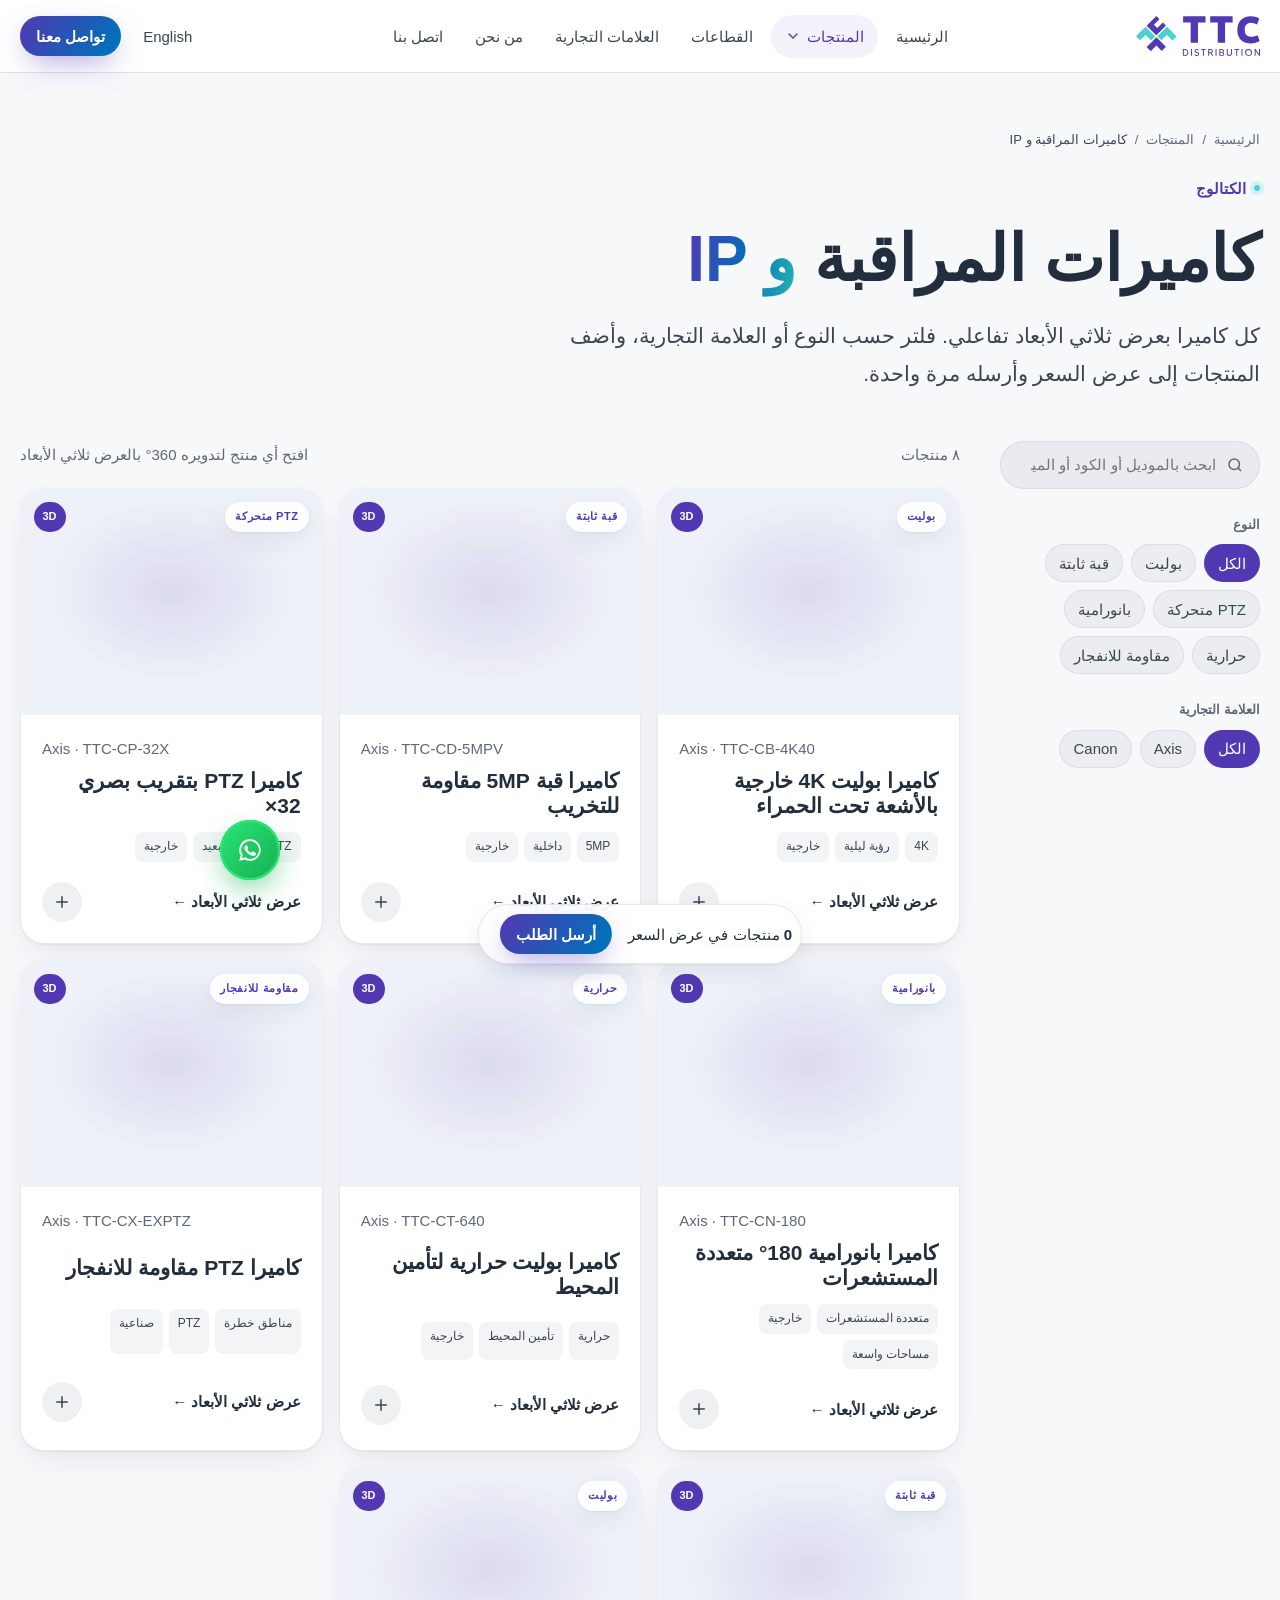
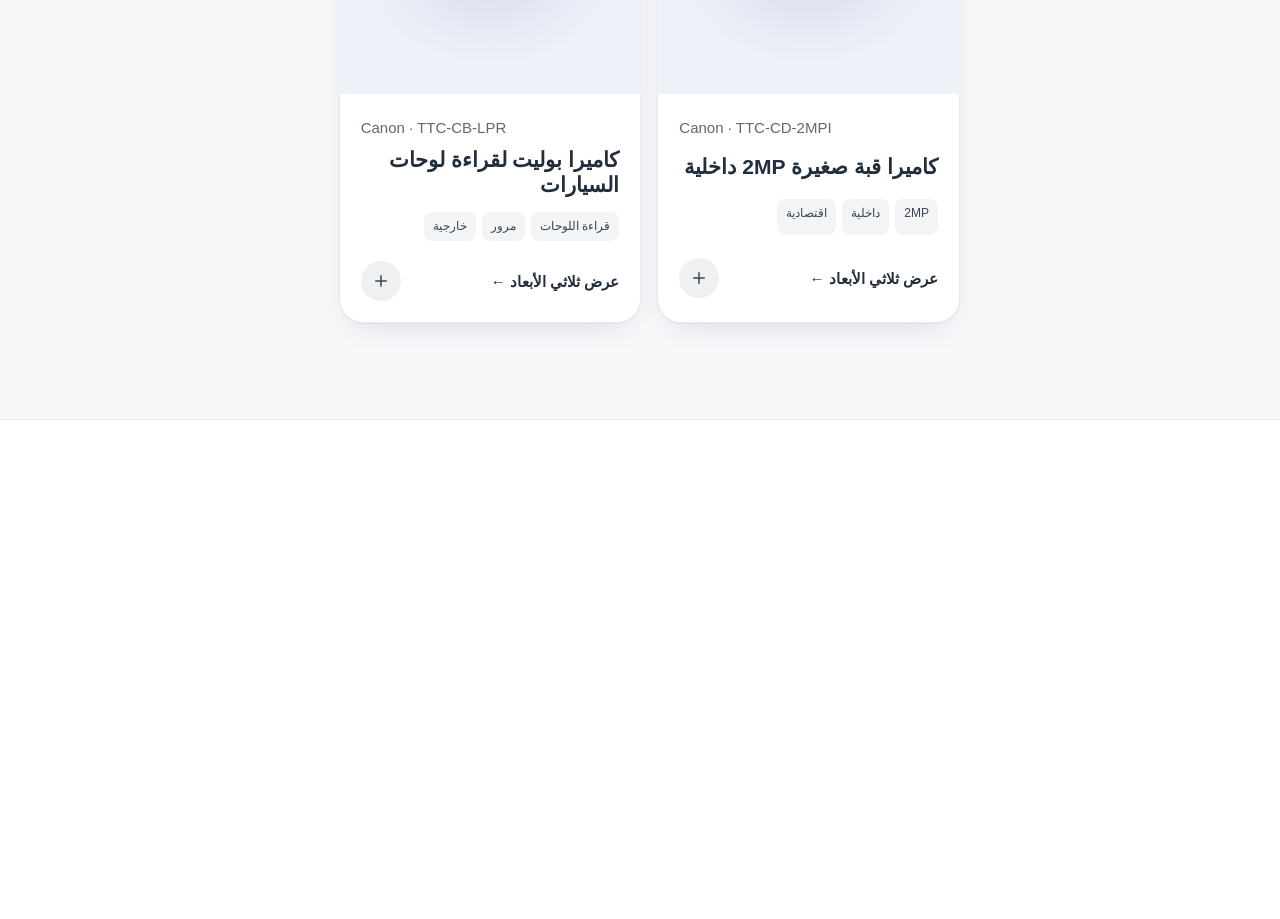
<file: ar/products.html>
<!doctype html>
<html lang="ar" dir="rtl" class="js">
<head>
  <meta charset="utf-8">
  <meta name="viewport" content="width=device-width, initial-scale=1, viewport-fit=cover">
  <title>كاميرات المراقبة و IP | كتالوج TTC Distribution</title>
  <meta name="description" content="تصفّح كاميرات البوليت والقبة و PTZ والبانورامية والحرارية والمقاومة للانفجار بعرض ثلاثي الأبعاد، واطلب عرض سعر من TTC Distribution.">
  <meta name="theme-color" content="#5238B2">
  <link rel="icon" href="../assets/img/ttc-logo.svg" type="image/svg+xml">
  <link rel="alternate" hreflang="en" href="https://ttcdist.com/cctv-ip-cameras/">
  <link rel="alternate" hreflang="ar" href="https://ttcdist.com/ar/%D9%83%D8%A7%D9%85%D9%8A%D8%B1%D8%A7%D8%AA-%D8%A7%D9%84%D9%85%D8%B1%D8%A7%D9%82%D8%A8%D8%A9/">
  <style data-inline>:root{--violet-300:#A796E6;--violet-400:#6E55D6;--violet-500:#5238B2;--violet-600:#452E9A;--violet-700:#35237A;--teal-300:#9BE6E6;--teal-400:#4DD0D0;--teal-500:#2BB3B3;--blue-400:#2B8ED0;--blue-500:#0170B9;--navy-900:#222E3D;--navy-800:#3B4553;--bg:#F7F8FA;--bg-alt:#EEF1F8;--surface:#FFFFFF;--fg:#222E3D;--fg-rgb:34,46,61;--ink-300:#3B4553;--ink-400:#5E6878;--ink-500:#5F6B7D;--white:var(--fg);--line:rgba(34,46,61,.10);--grad-brand:linear-gradient(120deg,#5238B2 0%,#0170B9 60%,#4DD0D0 100%);--grad-text:linear-gradient(100deg,#5238B2 0%,#0170B9 55%,#2BB3B3 100%);--grad-glow:radial-gradient(60% 60% at 50% 40%,rgba(82,56,178,.16) 0%,rgba(1,112,185,.06) 45%,transparent 75%);--grad-card:linear-gradient(180deg,#FFFFFF 0%,#FAFBFE 100%);--grad-hero:radial-gradient(80% 90% at 75% 30%,#0170B9 0%,transparent 60%),radial-gradient(70% 80% at 10% 90%,#4DD0D0 0%,transparent 55%),linear-gradient(135deg,#2A1C6E 0%,#5238B2 55%,#3B2A92 100%);--font-sans:-apple-system,BlinkMacSystemFont,"SF Pro Display","SF Pro Text","Segoe UI",Roboto,"Helvetica Neue",Arial,sans-serif;--font-ar:-apple-system,BlinkMacSystemFont,"SF Arabic","Segoe UI","Noto Sans Arabic",Tahoma,sans-serif;--font-mono:ui-monospace,"SF Mono",Menlo,Consolas,monospace;--fs-xs:0.8125rem;--fs-sm:0.9375rem;--fs-base:1.0625rem;--fs-lg:clamp(1.125rem,1.05rem + .35vw,1.3125rem);--fs-xl:clamp(1.375rem,1.2rem + .8vw,1.75rem);--fs-2xl:clamp(1.75rem,1.4rem + 1.6vw,2.75rem);--fs-3xl:clamp(2.25rem,1.6rem + 3vw,4rem);--fs-hero:clamp(2.75rem,1.5rem + 6vw,6.5rem);--lh-tight:1.05;--lh-snug:1.2;--lh-body:1.6;--tracking-tight:-0.035em;--tracking-snug:-0.02em;--s-1:4px;--s-2:8px;--s-3:12px;--s-4:16px;--s-5:24px;--s-6:32px;--s-7:48px;--s-8:64px;--s-9:96px;--s-10:144px;--r-sm:10px;--r-md:16px;--r-lg:24px;--r-xl:32px;--r-full:999px;--shadow-1:0 1px 2px rgba(34,46,61,.06),0 8px 24px rgba(34,46,61,.08);--shadow-card:0 1px 2px rgba(34,46,61,.05),0 12px 32px -12px rgba(34,46,61,.14);--shadow-glow:0 10px 30px -8px rgba(82,56,178,.55);--ease-out:cubic-bezier(.16,1,.3,1);--ease-in-out:cubic-bezier(.65,0,.35,1);--dur-1:150ms;--dur-2:300ms;--dur-3:600ms;--container:1240px;--header-h:72px}.theme-dark{--bg:#1C1452;--surface:rgba(255,255,255,.06);--fg:#FFFFFF;--fg-rgb:255,255,255;--ink-300:#E4E1F7;--ink-400:#BDB6E6;--ink-500:#9C93D6;--white:#FFFFFF;--line:rgba(255,255,255,.14);--grad-text:linear-gradient(100deg,#FFFFFF 0%,#C9BEFF 45%,#9BE6E6 100%);--grad-card:linear-gradient(180deg,rgba(255,255,255,.08),rgba(255,255,255,.03));color:var(--ink-300)}*,*::before,*::after{box-sizing:border-box;margin:0;padding:0}html{-webkit-text-size-adjust:100%;scroll-padding-top:calc(var(--header-h) + 16px);background:var(--bg)}body{font-family:var(--font-sans);font-size:var(--fs-base);line-height:var(--lh-body);color:var(--ink-300);background:var(--bg);-webkit-font-smoothing:antialiased;-moz-osx-font-smoothing:grayscale;overflow-x:hidden}html[lang="ar"] body{font-family:var(--font-ar)}img,svg,canvas{display:block;max-width:100%}a{color:inherit;text-decoration:none}button{font:inherit;color:inherit;background:none;border:0;cursor:pointer}h1,h2,h3,h4{color:var(--white);font-weight:600;letter-spacing:var(--tracking-snug);line-height:var(--lh-snug)}:focus-visible{outline:2px solid var(--teal-400);outline-offset:3px;border-radius:6px}::selection{background:var(--violet-500);color:var(--fg)}body.is-locked{overflow:hidden}.container{width:min(100% - 40px,var(--container));margin-inline:auto}.skip-link{position:absolute;inset-inline-start:16px;top:-60px;z-index:200;background:var(--white);color:var(--surface);padding:10px 16px;border-radius:var(--r-sm);font-weight:600;transition:top var(--dur-2) var(--ease-out)}.skip-link:focus{top:12px}.sr-only{position:absolute;width:1px;height:1px;overflow:hidden;clip:rect(0 0 0 0);white-space:nowrap}.eyebrow{display:inline-flex;align-items:center;gap:8px;font-size:var(--fs-xs);font-weight:600;letter-spacing:.14em;text-transform:uppercase;color:var(--teal-300)}.eyebrow::before{content:"";width:6px;height:6px;border-radius:50%;background:var(--teal-400);box-shadow:0 0 12px var(--teal-400)}.grad-text{background:var(--grad-text);-webkit-background-clip:text;background-clip:text;color:transparent}.h-display{font-size:var(--fs-hero);line-height:var(--lh-tight);letter-spacing:var(--tracking-tight);font-weight:700}.h-section{font-size:var(--fs-3xl);line-height:1.08;letter-spacing:var(--tracking-tight);font-weight:700}.lead{font-size:var(--fs-lg);color:var(--ink-300);max-width:60ch}.btn{--h:48px;display:inline-flex;align-items:center;justify-content:center;gap:10px;min-height:var(--h);padding:0 22px;border-radius:var(--r-full);font-size:var(--fs-sm);font-weight:600;letter-spacing:-.01em;white-space:nowrap;transition:transform var(--dur-2) var(--ease-out),box-shadow var(--dur-2) var(--ease-out),background var(--dur-2)}.btn svg{width:18px;height:18px}.btn--primary{background:var(--grad-brand);background-size:160% 100%;color:var(--fg);box-shadow:var(--shadow-glow)}.btn--primary:hover{transform:translateY(-2px);background-position:100% 0}.btn--ghost{background:rgba(var(--fg-rgb),.06);color:var(--white);box-shadow:inset 0 0 0 1px rgba(var(--fg-rgb),.14)}.btn--ghost:hover{background:rgba(var(--fg-rgb),.12)}.btn--sm{--h:40px;padding:0 16px}.btn:active{transform:scale(.98)}.header{position:fixed;inset:0 0 auto;z-index:100;height:var(--header-h);transition:background var(--dur-2),box-shadow var(--dur-2),transform var(--dur-3) var(--ease-out)}.header.is-scrolled{background:rgba(5,7,13,.72);-webkit-backdrop-filter:saturate(180%) blur(20px);backdrop-filter:saturate(180%) blur(20px);box-shadow:0 1px 0 rgba(var(--fg-rgb),.06)}.header.is-hidden{transform:translateY(-100%)}.header__inner{height:100%;display:flex;align-items:center;justify-content:space-between;gap:24px}.logo{display:flex;align-items:center;gap:10px;color:var(--fg);font-weight:700;letter-spacing:-.02em}.logo svg{width:34px;height:34px}.logo small{display:block;font-size:10px;letter-spacing:.32em;color:var(--ink-400);font-weight:600}.nav{display:flex;align-items:center;gap:4px}.nav a{padding:8px 14px;border-radius:var(--r-full);font-size:var(--fs-sm);color:var(--ink-300);transition:color var(--dur-1),background var(--dur-1)}.nav a:hover,.nav a[aria-current="page"]{color:var(--fg);background:rgba(var(--fg-rgb),.06)}.header__actions{display:flex;align-items:center;gap:10px}.lang{font-size:var(--fs-sm);color:var(--ink-300);padding:8px 12px;border-radius:var(--r-full)}.lang:hover{color:var(--fg)}.burger{display:none;width:44px;height:44px;border-radius:12px;place-items:center;background:rgba(var(--fg-rgb),.06)}.burger span{display:block;width:18px;height:1.5px;background:#fff;border-radius:2px;transition:transform var(--dur-2) var(--ease-out)}.burger span+span{margin-top:5px}@media (max-width:960px){.nav,.header__actions .lang,.header__actions .btn{display:none}.burger{display:grid}}.drawer{position:fixed;inset:0;z-index:150;visibility:hidden;pointer-events:none}.drawer.is-open{visibility:visible;pointer-events:auto}.drawer__scrim{position:absolute;inset:0;background:rgba(3,5,10,.6);-webkit-backdrop-filter:blur(6px);backdrop-filter:blur(6px);opacity:0;transition:opacity var(--dur-2)}.drawer.is-open .drawer__scrim{opacity:1}.drawer__panel{position:absolute;inset-block:0;inset-inline-end:0;width:min(88vw,380px);background:var(--surface);box-shadow:-20px 0 60px rgba(0,0,0,.5);display:flex;flex-direction:column;padding:16px 20px 28px;transform:translateX(100%);transition:transform 420ms var(--ease-out);overflow-y:auto;overscroll-behavior:contain}html[dir="rtl"] .drawer__panel{transform:translateX(-100%)}.drawer.is-open .drawer__panel{transform:none}.drawer__top{display:flex;align-items:center;justify-content:space-between;height:52px;margin-bottom:12px}.drawer__close{width:44px;height:44px;border-radius:12px;display:grid;place-items:center;background:rgba(var(--fg-rgb),.06)}.drawer__close svg{width:20px;height:20px}.drawer__nav a,.drawer__nav button{display:flex;align-items:center;justify-content:space-between;width:100%;min-height:56px;font-size:1.25rem;font-weight:600;color:var(--fg);letter-spacing:-.02em;border-bottom:1px solid rgba(var(--fg-rgb),.06);text-align:start}.drawer__nav button svg{width:20px;height:20px;transition:transform var(--dur-2) var(--ease-out)}.drawer__nav button[aria-expanded="true"] svg{transform:rotate(180deg)}.drawer__sub{display:grid;grid-template-rows:0fr;transition:grid-template-rows var(--dur-2) var(--ease-out)}.drawer__sub.is-open{grid-template-rows:1fr}.drawer__sub>div{overflow:hidden}.drawer__sub a{min-height:48px;font-size:1rem;font-weight:500;color:var(--ink-300);padding-inline-start:12px;border-bottom:0}.drawer__foot{margin-top:auto;padding-top:24px;display:grid;gap:12px}.hero{position:relative;min-height:100svh;display:grid;align-items:center;overflow:hidden;isolation:isolate}.hero__canvas{position:absolute;inset:0;z-index:-1;width:100%;height:100%}.hero__glow{position:absolute;inset:-20% -10% auto;height:120%;background:var(--grad-glow);z-index:-2;pointer-events:none}.hero__grid{position:absolute;inset:0;z-index:-2;opacity:.35;pointer-events:none;background-image:linear-gradient(rgba(var(--fg-rgb),.04) 1px,transparent 1px),linear-gradient(90deg,rgba(var(--fg-rgb),.04) 1px,transparent 1px);background-size:64px 64px;mask-image:radial-gradient(70% 60% at 50% 40%,#000 30%,transparent 80%)}.hero__content{padding-top:calc(var(--header-h) + 40px);padding-bottom:120px;max-width:760px;position:relative}.hero__content .lead{margin-top:24px}.hero__cta{display:flex;flex-wrap:wrap;gap:12px;margin-top:36px}.hero__stats{display:flex;flex-wrap:wrap;gap:36px;margin-top:56px}.stat b{display:block;font-size:var(--fs-2xl);color:var(--fg);font-weight:700;letter-spacing:var(--tracking-tight);line-height:1}.stat span{font-size:var(--fs-xs);color:var(--ink-400);letter-spacing:.04em}.hero__scroll{position:absolute;bottom:28px;left:50%;translate:-50% 0;font-size:var(--fs-xs);color:var(--ink-400);display:grid;justify-items:center;gap:10px}.hero__scroll i{width:1px;height:42px;background:linear-gradient(var(--teal-400),transparent);animation:drip 2s var(--ease-in-out) infinite}@keyframes drip{0%{transform:scaleY(0);transform-origin:top}50%{transform:scaleY(1);transform-origin:top}51%{transform-origin:bottom}100%{transform:scaleY(0);transform-origin:bottom}}@media (max-width:960px){.hero{align-items:end}.hero__content{padding-bottom:96px}.hero__stats{gap:24px}}.section{padding-block:var(--s-10);position:relative}.section__head{display:grid;gap:16px;margin-bottom:var(--s-8);max-width:780px}.section__head--center{margin-inline:auto;text-align:center;justify-items:center}@media (max-width:720px){.section{padding-block:var(--s-9)}}.brands{padding-block:40px;border-block:1px solid rgba(var(--fg-rgb),.06);overflow:hidden;mask-image:linear-gradient(90deg,transparent,#000 12%,#000 88%,transparent)}.brands__track{display:flex;gap:72px;width:max-content;animation:marquee 38s linear infinite}.brands__track span{font-size:1.5rem;font-weight:700;color:var(--ink-500);letter-spacing:-.02em;white-space:nowrap}@keyframes marquee{to{transform:translateX(-50%)}}.bento{display:grid;grid-template-columns:repeat(6,1fr);gap:16px}.tile{position:relative;grid-column:span 2;min-height:300px;border-radius:var(--r-lg);padding:28px;background:var(--grad-card);box-shadow:inset 0 0 0 1px rgba(var(--fg-rgb),.07);overflow:hidden;display:flex;flex-direction:column;justify-content:flex-end;transition:transform var(--dur-3) var(--ease-out),box-shadow var(--dur-2)}.tile:hover{transform:translateY(-4px);box-shadow:inset 0 0 0 1px rgba(139,116,255,.45),0 30px 60px -30px rgba(106,75,255,.6)}.tile--wide{grid-column:span 4}.tile--tall{grid-row:span 2}.tile h3{font-size:var(--fs-xl)}.tile p{font-size:var(--fs-sm);color:var(--ink-400);margin-top:8px;max-width:42ch}.tile__icon{position:absolute;top:24px;inset-inline-start:24px;width:48px;height:48px;border-radius:14px;display:grid;place-items:center;background:rgba(106,75,255,.16);color:var(--violet-300)}.tile__icon svg{width:24px;height:24px}.tile__arrow{position:absolute;top:24px;inset-inline-end:24px;width:40px;height:40px;border-radius:50%;display:grid;place-items:center;background:rgba(var(--fg-rgb),.06);transition:transform var(--dur-2) var(--ease-out),background var(--dur-2)}.tile:hover .tile__arrow{transform:rotate(-45deg);background:var(--violet-500)}.tile__canvas{position:absolute;inset:0 0 35% 0;width:100%;height:65%;pointer-events:none}.tile__orb{position:absolute;width:260px;height:260px;border-radius:50%;filter:blur(60px);opacity:.45;top:-60px;inset-inline-end:-60px;background:var(--violet-500)}.tile__orb--teal{background:var(--teal-500)}.tile__orb--blue{background:var(--blue-500)}@media (max-width:960px){.bento{grid-template-columns:1fr 1fr}.tile,.tile--wide{grid-column:span 2}.tile--tall{grid-row:auto}}@media (min-width:600px) and (max-width:960px){.tile{grid-column:span 1}.tile--wide{grid-column:span 2}}.story{position:relative}.story__pin{height:100svh;display:grid;grid-template-columns:1fr 1fr;align-items:center;gap:48px}.story__stage{position:relative;aspect-ratio:1;max-height:72svh;justify-self:center;width:100%}.story__stage canvas{width:100%;height:100%}.story__steps{position:relative;height:280px}.story__step{position:absolute;inset:0;opacity:0}.story__step h3{font-size:var(--fs-2xl);letter-spacing:var(--tracking-tight)}.story__step p{margin-top:14px;font-size:var(--fs-lg);max-width:44ch}.story__step .num{font-family:var(--font-mono);color:var(--teal-300);font-size:var(--fs-sm);margin-bottom:12px;display:block}.story__progress{display:flex;gap:8px;margin-top:24px}.story__progress i{height:3px;flex:1;border-radius:3px;background:rgba(var(--fg-rgb),.1);overflow:hidden;position:relative}.story__progress i b{position:absolute;inset:0;background:var(--grad-brand);transform:scaleX(0);transform-origin:left}@media (max-width:960px){.story__pin{grid-template-columns:1fr;grid-template-rows:55svh auto;gap:8px;align-content:center}.story__stage{max-height:55svh;aspect-ratio:auto;height:100%}.story__steps{height:220px}}.numbers{display:grid;grid-template-columns:repeat(4,1fr);gap:1px;background:rgba(var(--fg-rgb),.07);border-radius:var(--r-lg);overflow:hidden}.numbers div{background:var(--bg);padding:40px 28px}.numbers b{display:block;font-size:var(--fs-3xl);font-weight:700;color:var(--fg);letter-spacing:var(--tracking-tight);line-height:1}.numbers span{display:block;margin-top:12px;font-size:var(--fs-sm);color:var(--ink-400)}@media (max-width:720px){.numbers{grid-template-columns:1fr 1fr}.numbers div{padding:28px 20px}}.industries{display:grid;grid-template-columns:repeat(auto-fill,minmax(220px,1fr));gap:12px}.chip-card{padding:22px;border-radius:var(--r-md);background:var(--grad-card);box-shadow:inset 0 0 0 1px rgba(var(--fg-rgb),.07);display:flex;align-items:center;gap:14px;color:var(--fg);font-weight:600}.chip-card svg{width:22px;height:22px;color:var(--teal-300);flex:none}.cta{position:relative;border-radius:var(--r-xl);padding:clamp(40px,6vw,88px);overflow:hidden;isolation:isolate;background:linear-gradient(135deg,var(--violet-700),var(--ink-850) 60%);box-shadow:inset 0 0 0 1px rgba(var(--fg-rgb),.08)}.cta::before{content:"";position:absolute;inset:auto -20% -60% 30%;height:140%;background:radial-gradient(closest-side,rgba(63,232,218,.35),transparent);z-index:-1}.cta h2{font-size:var(--fs-3xl);letter-spacing:var(--tracking-tight);max-width:18ch}.cta p{margin-top:16px;max-width:52ch}.cta .hero__cta{margin-top:32px}.footer{padding-block:72px 40px;border-top:1px solid rgba(var(--fg-rgb),.06);margin-top:var(--s-9)}.footer__grid{display:grid;grid-template-columns:1.4fr repeat(3,1fr);gap:40px}.footer h4{font-size:var(--fs-sm);color:var(--fg);margin-bottom:16px}.footer li{list-style:none}.footer li a{display:inline-block;padding:6px 0;font-size:var(--fs-sm);color:var(--ink-400)}.footer li a:hover{color:var(--fg)}.footer__bottom{display:flex;justify-content:space-between;flex-wrap:wrap;gap:12px;margin-top:56px;font-size:var(--fs-xs);color:var(--ink-500)}@media (max-width:820px){.footer__grid{grid-template-columns:1fr 1fr}.footer__grid>div:first-child{grid-column:1/-1}}.fab{position:fixed;inset-inline-end:20px;bottom:calc(20px + env(safe-area-inset-bottom));z-index:90;width:56px;height:56px;border-radius:50%;display:grid;place-items:center;background:#25D366;color:var(--fg);box-shadow:0 10px 30px rgba(37,211,102,.35);transition:transform var(--dur-2) var(--ease-out)}.fab:hover{transform:scale(1.06)}.fab svg{width:26px;height:26px}.page-hero{padding-top:calc(var(--header-h) + 72px);padding-bottom:48px;position:relative;overflow:hidden}.page-hero::before{content:"";position:absolute;inset:-40% -10% auto;height:120%;background:var(--grad-glow);z-index:-1}.crumbs{display:flex;gap:8px;font-size:var(--fs-xs);color:var(--ink-400);margin-bottom:20px;flex-wrap:wrap}.crumbs a:hover{color:var(--fg)}.crumbs span[aria-current]{color:var(--ink-300)}.catalog{display:grid;grid-template-columns:260px 1fr;gap:40px;align-items:start}.filters{position:sticky;top:calc(var(--header-h) + 20px);display:grid;gap:28px}.filters h3{font-size:var(--fs-xs);text-transform:uppercase;letter-spacing:.14em;color:var(--ink-400);margin-bottom:12px;font-weight:600}.search{position:relative}.search input{width:100%;height:48px;border-radius:var(--r-full);border:0;background:rgba(var(--fg-rgb),.06);color:var(--fg);padding:0 18px 0 44px;font:inherit;font-size:var(--fs-sm);box-shadow:inset 0 0 0 1px rgba(var(--fg-rgb),.08)}.search input:focus{outline:none;box-shadow:inset 0 0 0 1.5px var(--violet-400)}.search svg{position:absolute;left:16px;top:50%;translate:0 -50%;width:18px;height:18px;color:var(--ink-400)}.chips{display:flex;flex-wrap:wrap;gap:8px}.chip{min-height:38px;padding:0 14px;border-radius:var(--r-full);font-size:var(--fs-sm);background:rgba(var(--fg-rgb),.05);color:var(--ink-300);box-shadow:inset 0 0 0 1px rgba(var(--fg-rgb),.08);transition:all var(--dur-1)}.chip:hover{color:var(--fg)}.chip[aria-pressed="true"]{background:var(--violet-500);color:var(--fg);box-shadow:none}.catalog__bar{display:flex;justify-content:space-between;align-items:center;margin-bottom:20px;font-size:var(--fs-sm);color:var(--ink-400)}.grid{display:grid;grid-template-columns:repeat(auto-fill,minmax(260px,1fr));gap:16px}.card{position:relative;border-radius:var(--r-lg);background:var(--grad-card);box-shadow:inset 0 0 0 1px rgba(var(--fg-rgb),.07);overflow:hidden;display:flex;flex-direction:column;transition:transform var(--dur-3) var(--ease-out),box-shadow var(--dur-2)}.card:hover{transform:translateY(-4px);box-shadow:inset 0 0 0 1px rgba(139,116,255,.45),0 30px 60px -30px rgba(106,75,255,.55)}.card__media{position:relative;aspect-ratio:4/3;background:radial-gradient(60% 60% at 50% 45%,rgba(106,75,255,.25),transparent 70%)}.card__media canvas{width:100%;height:100%}.card__badge{position:absolute;top:14px;inset-inline-start:14px;font-size:11px;font-weight:600;letter-spacing:.06em;padding:5px 10px;border-radius:var(--r-full);background:rgba(5,7,13,.6);color:var(--teal-300);-webkit-backdrop-filter:blur(8px);backdrop-filter:blur(8px)}.card__3d{position:absolute;top:14px;inset-inline-end:14px;font-size:11px;font-weight:700;padding:5px 9px;border-radius:var(--r-full);background:rgba(106,75,255,.25);color:var(--violet-300)}.card__body{padding:20px 22px 22px;display:grid;gap:6px;flex:1}.card__body h3{font-size:var(--fs-lg);letter-spacing:-.02em}.card__body p{font-size:var(--fs-sm);color:var(--ink-400)}.card__specs{display:flex;flex-wrap:wrap;gap:6px;margin-top:8px}.card__specs span{font-size:12px;padding:4px 9px;border-radius:8px;background:rgba(var(--fg-rgb),.05);color:var(--ink-300)}.card__foot{display:flex;justify-content:space-between;align-items:center;margin-top:14px}.card__link{font-size:var(--fs-sm);font-weight:600;color:var(--fg);display:inline-flex;gap:6px;align-items:center}.card__link::after{content:"";position:absolute;inset:0}.rfq-add{position:relative;z-index:2;width:40px;height:40px;border-radius:50%;display:grid;place-items:center;background:rgba(var(--fg-rgb),.07);transition:background var(--dur-1)}.rfq-add:hover{background:var(--violet-500)}.rfq-add[aria-pressed="true"]{background:var(--teal-500);color:var(--ink-950)}.rfq-add svg{width:18px;height:18px}.empty{padding:60px;text-align:center;color:var(--ink-400);grid-column:1/-1}.filters__toggle{display:none}@media (max-width:960px){.catalog{grid-template-columns:1fr}.filters{position:static;display:none}.filters.is-open{display:grid}.filters__toggle{display:inline-flex}}.rfq-bar{position:fixed;left:50%;bottom:calc(20px + env(safe-area-inset-bottom));translate:-50% 140%;z-index:95;display:flex;align-items:center;gap:16px;padding:10px 10px 10px 22px;border-radius:var(--r-full);background:rgba(15,22,38,.85);-webkit-backdrop-filter:blur(18px);backdrop-filter:blur(18px);box-shadow:inset 0 0 0 1px rgba(var(--fg-rgb),.1),0 20px 50px rgba(0,0,0,.5);transition:translate var(--dur-3) var(--ease-out);color:var(--fg);font-size:var(--fs-sm)}.rfq-bar.is-visible{translate:-50% 0}@media (max-width:600px){.rfq-bar{width:calc(100% - 100px);left:20px;translate:0 140%}.rfq-bar.is-visible{translate:0 0}}.pdp{display:grid;grid-template-columns:1.15fr 1fr;gap:56px;align-items:start;padding-top:calc(var(--header-h) + 32px)}.viewer{position:sticky;top:calc(var(--header-h) + 20px);aspect-ratio:1;border-radius:var(--r-xl);overflow:hidden;background:radial-gradient(70% 70% at 50% 40%,rgba(106,75,255,.28),rgba(10,15,28,1) 75%);box-shadow:inset 0 0 0 1px rgba(var(--fg-rgb),.08);touch-action:none}.viewer canvas{width:100%;height:100%;cursor:grab}.viewer canvas:active{cursor:grabbing}.viewer__ui{position:absolute;inset:auto 16px 16px;display:flex;justify-content:space-between;align-items:center;gap:8px;pointer-events:none}.viewer__ui>*{pointer-events:auto}.views{display:flex;gap:6px;padding:6px;border-radius:var(--r-full);background:rgba(5,7,13,.6);-webkit-backdrop-filter:blur(12px);backdrop-filter:blur(12px)}.views button{min-height:36px;padding:0 12px;border-radius:var(--r-full);font-size:12px;font-weight:600;color:var(--ink-300)}.views button[aria-pressed="true"]{background:#fff;color:var(--surface)}.viewer__hint{position:absolute;top:16px;inset-inline-start:16px;font-size:12px;color:var(--ink-300);padding:6px 12px;border-radius:var(--r-full);background:rgba(5,7,13,.5);display:flex;gap:8px;align-items:center}.viewer__hint svg{width:16px;height:16px}.icon-btn{width:44px;height:44px;border-radius:50%;display:grid;place-items:center;background:rgba(5,7,13,.6);-webkit-backdrop-filter:blur(12px);backdrop-filter:blur(12px)}.icon-btn svg{width:18px;height:18px}.pdp__info h1{font-size:var(--fs-3xl);letter-spacing:var(--tracking-tight);line-height:1.05;margin-top:12px}.pdp__info .lead{margin-top:18px}.pdp__meta{display:flex;gap:10px;flex-wrap:wrap;margin-top:20px}.pdp__meta span{font-size:12px;padding:6px 12px;border-radius:var(--r-full);background:rgba(var(--fg-rgb),.06);color:var(--ink-300)}.pdp__cta{display:flex;gap:12px;flex-wrap:wrap;margin-top:32px}.specs{margin-top:48px;border-radius:var(--r-lg);overflow:hidden;box-shadow:inset 0 0 0 1px rgba(var(--fg-rgb),.08)}.specs h2{font-size:var(--fs-lg);padding:20px 22px;background:rgba(var(--fg-rgb),.03)}.specs dl{display:grid;grid-template-columns:minmax(120px,40%) 1fr}.specs dt,.specs dd{padding:14px 22px;border-top:1px solid rgba(var(--fg-rgb),.06);font-size:var(--fs-sm)}.specs dt{color:var(--ink-400)}.specs dd{color:var(--fg)}.features{display:grid;grid-template-columns:1fr 1fr;gap:12px;margin-top:24px}.feature{padding:18px;border-radius:var(--r-md);background:var(--grad-card);box-shadow:inset 0 0 0 1px rgba(var(--fg-rgb),.07)}.feature b{display:block;color:var(--fg);font-size:var(--fs-sm)}.feature span{font-size:13px;color:var(--ink-400)}.downloads{margin-top:24px;display:grid;gap:10px}.download{display:flex;align-items:center;justify-content:space-between;padding:16px 20px;border-radius:var(--r-md);background:rgba(var(--fg-rgb),.04);box-shadow:inset 0 0 0 1px rgba(var(--fg-rgb),.07);color:var(--fg);font-size:var(--fs-sm);font-weight:500}.download:hover{background:rgba(var(--fg-rgb),.08)}.download small{color:var(--ink-400);font-weight:400;margin-inline-start:8px}@media (max-width:960px){.pdp{grid-template-columns:1fr;gap:28px}.viewer{position:relative;top:0;aspect-ratio:1/1.05}.features{grid-template-columns:1fr}}.js [data-reveal]{opacity:0;transform:translateY(28px)}.split-line{display:block;overflow:hidden;padding-bottom:.06em}.split-line>span{display:inline-block}@media (prefers-reduced-motion:reduce){*,*::before,*::after{animation-duration:.01ms!important;animation-iteration-count:1!important;transition-duration:.01ms!important;scroll-behavior:auto!important}.js [data-reveal]{opacity:1;transform:none}}html[dir="rtl"] h1,html[dir="rtl"] h2,html[dir="rtl"] h3,html[dir="rtl"] h4,html[dir="rtl"] .h-display,html[dir="rtl"] .h-section,html[dir="rtl"] .btn,html[dir="rtl"] .eyebrow,html[dir="rtl"] .stat b,html[dir="rtl"] .numbers b,html[dir="rtl"] .drawer__nav a,html[dir="rtl"] .drawer__nav button{letter-spacing:0}html[dir="rtl"] .eyebrow{text-transform:none;font-size:var(--fs-sm)}html[dir="rtl"] .h-display{line-height:1.25}html[dir="rtl"] .h-section,html[dir="rtl"] .pdp__info h1,html[dir="rtl"] .cta h2{line-height:1.3}html[dir="rtl"] body{line-height:1.8}html[dir="rtl"] .grad-text{padding-bottom:.08em}html[dir="rtl"] .btn svg,html[dir="rtl"] .tile__arrow svg{transform:scaleX(-1)}html[dir="rtl"] .tile:hover .tile__arrow{transform:rotate(45deg)}html[dir="rtl"] .search svg{left:auto;right:16px}html[dir="rtl"] .search input{padding:0 44px 0 18px}html[dir="rtl"] .story__progress i b{transform-origin:right}html[dir="rtl"] .brands__track{animation-direction:reverse}html[dir="rtl"] .hero__content{margin-inline-start:0}@media (max-width:600px){html[dir="rtl"] .rfq-bar{left:auto;right:20px}}.fab{transition:transform var(--dur-3) var(--ease-out),opacity var(--dur-2)}.fab.is-hidden{transform:translateY(120px);opacity:0}@media (max-width:960px){.hero{display:block;min-height:auto}.hero__canvas{position:relative;inset:auto;height:44svh;min-height:300px;margin-top:var(--header-h)}.hero__content{padding-top:0;padding-bottom:64px;margin-top:-12px}.hero__scroll{display:none}.hero__stats{display:grid;grid-template-columns:repeat(3,auto);justify-content:start;gap:28px;margin-top:40px}.tile{min-height:210px}.story__steps{height:270px}.footer li a{display:flex;align-items:center;min-height:44px;padding:0}.crumbs a{padding-block:12px}.catalog__bar span:last-child{display:none}.fab{width:52px;height:52px}}@media (min-width:1400px){.hero>.container,.header__inner{width:min(100% - 8vw,1680px)}.hero__content{max-width:min(760px,46vw)}}.tile{min-height:360px;background:linear-gradient(180deg,rgba(var(--fg-rgb),.05),rgba(var(--fg-rgb),.01)),radial-gradient(120% 80% at 50% 0%,rgba(106,75,255,.12),transparent 60%)}.tile--tall{min-height:520px}.tile .tile__canvas{position:absolute;inset:0 0 auto 0;width:100%;height:68%;z-index:0}.tile--tall .tile__canvas{height:74%}.tile h3,.tile p{position:relative;z-index:1}.tile::after{content:"";position:absolute;inset:auto 0 0 0;height:45%;background:linear-gradient(transparent,var(--surface) 85%);z-index:0;pointer-events:none}.tile__icon,.tile__arrow{z-index:2}@media (max-width:960px){.tile{min-height:330px}.tile--tall{min-height:420px}}.story{background:radial-gradient(60% 70% at 30% 50%,rgba(106,75,255,.18),transparent 70%),radial-gradient(40% 50% at 80% 60%,rgba(63,232,218,.08),transparent 70%)}.story__pin{grid-template-columns:1.25fr 1fr}.story__stage{max-height:82svh}.story__stage::before{content:"";position:absolute;inset:8%;border-radius:50%;background:radial-gradient(closest-side,rgba(139,116,255,.35),rgba(10,124,255,.12) 60%,transparent);filter:blur(8px)}.story__ring{position:absolute;inset:4%;border-radius:50%;border:1px dashed rgba(139,116,255,.35);animation:spin 40s linear infinite;pointer-events:none}.story__ring:nth-child(2){inset:14%;border:1px solid rgba(63,232,218,.18);animation-duration:28s;animation-direction:reverse}.story__ring::after{content:"";position:absolute;top:-4px;left:50%;width:8px;height:8px;border-radius:50%;background:var(--teal-400);box-shadow:0 0 14px var(--teal-400)}@keyframes spin{to{transform:rotate(360deg)}}.story__stage canvas{position:relative;z-index:1}.story__big{position:absolute;inset-inline-end:-2%;bottom:4%;font-size:clamp(120px,16vw,240px);font-weight:800;line-height:1;letter-spacing:-.06em;color:transparent;-webkit-text-stroke:1px rgba(var(--fg-rgb),.09);pointer-events:none;z-index:0;font-family:var(--font-sans)}.story__chips{display:flex;flex-wrap:wrap;gap:8px;margin-top:20px}.story__chips span{font-size:13px;padding:7px 12px;border-radius:var(--r-full);background:rgba(var(--fg-rgb),.06);color:var(--fg);box-shadow:inset 0 0 0 1px rgba(var(--fg-rgb),.08)}.story__steps{height:330px}@media (max-width:960px){.story__pin{grid-template-columns:1fr}.story__steps{height:300px}.story__big{font-size:110px}}.ind-carousel{position:relative}.ind-track{display:grid;grid-auto-flow:column;grid-auto-columns:minmax(300px,calc((100% - 48px)/4));gap:16px;overflow-x:auto;scroll-snap-type:x mandatory;scrollbar-width:none;padding-block:6px 10px;cursor:grab;overscroll-behavior-x:contain}.ind-track::-webkit-scrollbar{display:none}.ind-track.is-dragging{cursor:grabbing;scroll-snap-type:none}.ind-card{scroll-snap-align:start;border-radius:var(--r-lg);overflow:hidden;background:var(--surface);box-shadow:inset 0 0 0 1px rgba(var(--fg-rgb),.08);display:flex;flex-direction:column;transition:transform var(--dur-3) var(--ease-out),box-shadow var(--dur-2);user-select:none}.ind-card:hover{transform:translateY(-6px);box-shadow:inset 0 0 0 1px color-mix(in srgb,var(--c1) 60%,transparent),0 30px 60px -30px var(--c1)}.ind-card__visual{position:relative;height:220px;display:grid;place-items:center;overflow:hidden;color:var(--fg);background:radial-gradient(70% 90% at 30% 20%,color-mix(in srgb,var(--c1) 85%,transparent),transparent 70%),radial-gradient(70% 90% at 80% 100%,color-mix(in srgb,var(--c2) 75%,transparent),transparent 70%),#0b1020}.ind-card__visual::before{content:"";position:absolute;inset:0;opacity:.35;background-image:linear-gradient(rgba(var(--fg-rgb),.12) 1px,transparent 1px),linear-gradient(90deg,rgba(var(--fg-rgb),.12) 1px,transparent 1px);background-size:28px 28px;mask-image:radial-gradient(70% 70% at 50% 50%,#000,transparent)}.ind-card__visual svg{position:relative;width:92px;height:92px;filter:drop-shadow(0 10px 30px rgba(0,0,0,.4));transition:transform var(--dur-3) var(--ease-out)}.ind-card:hover .ind-card__visual svg{transform:scale(1.1) rotate(-4deg)}.ind-card__num{position:absolute;top:16px;inset-inline-start:18px;font-family:var(--font-mono);font-size:13px;color:rgba(var(--fg-rgb),.75)}.ind-card__body{padding:22px 22px 24px;display:grid;gap:10px;flex:1;align-content:start}.ind-card__body h3{font-size:var(--fs-lg)}.ind-card__body p{font-size:var(--fs-sm);color:var(--ink-400)}.ind-card__tags{display:flex;flex-wrap:wrap;gap:6px;list-style:none;margin-top:4px}.ind-card__tags li{font-size:12px;padding:4px 10px;border-radius:var(--r-full);background:rgba(var(--fg-rgb),.06);color:var(--ink-300)}.ind-nav{display:flex;align-items:center;justify-content:space-between;gap:24px;margin-top:28px}.ind-dots{flex:1;height:3px;border-radius:3px;background:rgba(var(--fg-rgb),.08);position:relative;overflow:hidden;max-width:420px}.ind-dots i{position:absolute;inset-block:0;inset-inline-start:0;width:25%;border-radius:3px;background:var(--grad-brand);transition:inset-inline-start var(--dur-2) var(--ease-out)}.ind-arrows{display:flex;gap:10px}.ind-btn{width:52px;height:52px;border-radius:50%;display:grid;place-items:center;background:rgba(var(--fg-rgb),.06);box-shadow:inset 0 0 0 1px rgba(var(--fg-rgb),.1);transition:background var(--dur-1),transform var(--dur-2)}.ind-btn:hover{background:var(--violet-500);transform:scale(1.05)}.ind-btn:disabled{opacity:.35;pointer-events:none}.ind-btn svg{width:20px;height:20px}html[dir="rtl"] .ind-btn svg{transform:scaleX(-1)}@media (max-width:960px){.ind-track{grid-auto-columns:82%}.ind-card__visual{height:190px}}.cta{display:grid;grid-template-columns:1.1fr 1fr;align-items:center;gap:24px}.cta__visual{position:relative;height:420px}.cta__canvas{width:100%;height:100%}.cta__badge{position:absolute;padding:12px 16px;border-radius:16px;background:rgba(10,15,28,.7);-webkit-backdrop-filter:blur(14px);backdrop-filter:blur(14px);box-shadow:inset 0 0 0 1px rgba(var(--fg-rgb),.12),0 20px 40px rgba(0,0,0,.35);animation:float 6s var(--ease-in-out) infinite}.cta__badge b{display:block;color:var(--fg);font-size:var(--fs-xl);line-height:1.1}.cta__badge span{font-size:12px;color:var(--ink-300)}.cta__badge--0{top:8%;inset-inline-start:0}.cta__badge--1{bottom:12%;inset-inline-start:6%;animation-delay:-2s}.cta__badge--2{top:40%;inset-inline-end:0;animation-delay:-4s}@keyframes float{50%{transform:translateY(-10px)}}@media (max-width:960px){.cta{grid-template-columns:1fr}.cta__visual{height:320px}}html{overflow-x:clip}.story,.cta{overflow:clip}.story__stage{overflow:visible}.svc{display:grid;grid-template-columns:minmax(280px,380px) 1fr;gap:20px;align-items:stretch}.svc-tabs{display:grid;gap:6px;align-content:start}.svc-tab{position:relative;display:flex;align-items:center;gap:14px;min-height:64px;padding:12px 16px;border-radius:var(--r-md);text-align:start;color:var(--ink-400);font-weight:600;font-size:var(--fs-sm);overflow:hidden;transition:background var(--dur-2),color var(--dur-2)}.svc-tab:hover{color:var(--fg);background:rgba(var(--fg-rgb),.04)}.svc-tab[aria-selected="true"]{color:var(--fg);background:var(--grad-card);box-shadow:inset 0 0 0 1px rgba(139,116,255,.35)}.svc-tab__icon{flex:none;width:40px;height:40px;border-radius:12px;display:grid;place-items:center;background:rgba(var(--fg-rgb),.05);transition:background var(--dur-2),color var(--dur-2)}.svc-tab[aria-selected="true"] .svc-tab__icon{background:var(--grad-brand);color:var(--fg)}.svc-tab__icon svg{width:20px;height:20px}.svc-tab__bar{position:absolute;inset-inline-start:0;bottom:0;height:2px;width:100%;background:var(--grad-brand);transform:scaleX(0);transform-origin:left}html[dir="rtl"] .svc-tab__bar{transform-origin:right}.svc-panels{position:relative;border-radius:var(--r-xl);background:radial-gradient(80% 90% at 85% 0%,rgba(106,75,255,.22),transparent 60%),var(--surface);box-shadow:inset 0 0 0 1px rgba(var(--fg-rgb),.08);min-height:520px;overflow:hidden}.svc-panel{display:grid;grid-template-columns:200px 1fr;gap:36px;padding:clamp(28px,4vw,52px);height:100%;align-items:start}.svc-panel[hidden]{display:none}.svc-panel__visual{position:relative;aspect-ratio:1;border-radius:var(--r-lg);display:grid;place-items:center;background:radial-gradient(circle at 50% 40%,rgba(139,116,255,.45),rgba(10,124,255,.12) 55%,transparent 75%);box-shadow:inset 0 0 0 1px rgba(var(--fg-rgb),.08)}.svc-panel__visual::before{content:"";position:absolute;inset:12%;border-radius:50%;border:1px dashed rgba(63,232,218,.35);animation:spin 24s linear infinite}.svc-panel__icon{width:44%;height:44%;color:var(--fg);filter:drop-shadow(0 8px 24px rgba(106,75,255,.6))}.svc-panel__num{position:absolute;bottom:10px;inset-inline-end:14px;font-family:var(--font-mono);font-size:12px;color:var(--teal-300)}.svc-panel__text h3{font-size:var(--fs-2xl);letter-spacing:var(--tracking-tight);line-height:1.15}.svc-panel__text p{margin-top:14px;font-size:var(--fs-lg);color:var(--ink-300);max-width:56ch}.svc-chips{display:flex;flex-wrap:wrap;gap:8px;margin-top:22px}.svc-chips span{font-size:13px;padding:8px 14px;border-radius:var(--r-full);background:rgba(var(--fg-rgb),.06);color:var(--fg);box-shadow:inset 0 0 0 1px rgba(var(--fg-rgb),.08)}.calc{display:grid;grid-template-columns:1fr 1fr;gap:14px 18px;margin-top:22px}.calc label{display:grid;grid-template-columns:1fr auto;gap:8px;font-size:13px;color:var(--ink-400);align-items:center}.calc input[type=range]{grid-column:1/-1;accent-color:var(--violet-400);width:100%;height:28px}.calc output{font-weight:700;color:var(--fg);font-size:var(--fs-sm)}.calc select{grid-column:1/-1;height:44px;border-radius:12px;border:0;padding:0 12px;background:rgba(var(--fg-rgb),.06);color:var(--fg);font:inherit;font-size:var(--fs-sm);box-shadow:inset 0 0 0 1px rgba(var(--fg-rgb),.1)}.calc select option{background:var(--surface)}.calc__out{grid-column:1/-1;display:grid;grid-template-columns:1fr 1fr;gap:12px;margin-top:6px}.calc__out div{padding:18px;border-radius:var(--r-md);background:linear-gradient(135deg,rgba(106,75,255,.25),rgba(63,232,218,.1));box-shadow:inset 0 0 0 1px rgba(139,116,255,.3)}.calc__out span{display:block;font-size:12px;color:var(--ink-300)}.calc__out b{display:block;margin-top:6px;font-size:var(--fs-2xl);color:var(--fg);letter-spacing:var(--tracking-tight);line-height:1}.calc__note{grid-column:1/-1;font-size:12px;color:var(--ink-500);margin:0!important}@media (max-width:960px){.svc{grid-template-columns:1fr}.svc-tabs{grid-auto-flow:column;grid-auto-columns:max-content;overflow-x:auto;scrollbar-width:none;padding-bottom:4px;scroll-snap-type:x mandatory}.svc-tabs::-webkit-scrollbar{display:none}.svc-tab{min-height:52px;scroll-snap-align:start;white-space:nowrap}.svc-panel{grid-template-columns:1fr;gap:20px}.svc-panel__visual{width:120px}.svc-panels{min-height:0}.calc{grid-template-columns:1fr}}.faq{display:grid;grid-template-columns:1fr 1.4fr;gap:48px;align-items:start}.faq .section__head{position:sticky;top:calc(var(--header-h) + 24px)}.faq__list{display:grid;gap:10px}.faq__item{border-radius:var(--r-md);background:var(--grad-card);box-shadow:inset 0 0 0 1px rgba(var(--fg-rgb),.08);transition:box-shadow var(--dur-2)}.faq__item[open]{box-shadow:inset 0 0 0 1px rgba(139,116,255,.4)}.faq__item summary{list-style:none;cursor:pointer;display:flex;justify-content:space-between;align-items:center;gap:16px;min-height:64px;padding:16px 22px;color:var(--fg);font-weight:600}.faq__item summary::-webkit-details-marker{display:none}.faq__item summary span{position:relative;flex:none;width:28px;height:28px;border-radius:50%;background:rgba(var(--fg-rgb),.07)}.faq__item summary span::before,.faq__item summary span::after{content:"";position:absolute;left:50%;top:50%;width:12px;height:1.5px;background:#fff;translate:-50% -50%;transition:transform var(--dur-2) var(--ease-out)}.faq__item summary span::after{transform:rotate(90deg)}.faq__item[open] summary span{background:var(--violet-500)}.faq__item[open] summary span::after{transform:rotate(0)}.faq__a{padding:0 22px 20px;color:var(--ink-300);font-size:var(--fs-sm);max-width:70ch}@media (max-width:960px){.faq{grid-template-columns:1fr;gap:0}.faq .section__head{position:static}}.calc select,.calc select option{unicode-bidi:plaintext}html,body{background:var(--bg)}body{color:var(--ink-300)}.btn--primary,.chip[aria-pressed="true"],.svc-tab[aria-selected="true"] .svc-tab__icon,.ind-card__visual,.ind-card__visual *,.tile:hover .tile__arrow,.ind-btn:hover,.faq__item[open] summary span,.fab,.rfq-add:hover,.card__3d,.skip-link{color:#fff}.faq__item[open] summary span::before,.faq__item[open] summary span::after{background:#fff}.skip-link{background:var(--violet-500)}.header{background:rgba(255,255,255,.92);-webkit-backdrop-filter:saturate(180%) blur(16px);backdrop-filter:saturate(180%) blur(16px);box-shadow:0 1px 0 var(--line)}.header.is-scrolled{background:rgba(255,255,255,.96);box-shadow:0 6px 24px -12px rgba(34,46,61,.25)}.logo img{height:40px;width:auto}.nav a{color:var(--ink-300);font-weight:500}.nav a:hover,.nav a[aria-current="page"]{color:var(--violet-500);background:rgba(82,56,178,.07)}.lang{color:var(--ink-300)}.lang:hover{color:var(--violet-500)}.burger{background:rgba(82,56,178,.08)}.burger span{background:var(--violet-500)}.hero.theme-dark{background:var(--grad-hero);margin-top:var(--header-h)}.hero.theme-dark .hero__glow{display:none}.hero .hero__content{padding-top:56px}.cta.theme-dark{background:var(--grad-hero)}.cta.theme-dark::before{opacity:.5}.theme-dark .btn--ghost{background:rgba(255,255,255,.12);color:#fff;box-shadow:inset 0 0 0 1px rgba(255,255,255,.3)}.tile,.card,.ind-card,.chip-card,.faq__item,.feature,.specs,.download{background:var(--surface);box-shadow:var(--shadow-card),inset 0 0 0 1px var(--line)}.tile{background:radial-gradient(120% 80% at 50% 0%,rgba(82,56,178,.08),transparent 60%),var(--surface)}.tile:hover,.card:hover{box-shadow:0 30px 60px -30px rgba(82,56,178,.45),inset 0 0 0 1px rgba(82,56,178,.35)}.tile__icon{background:rgba(82,56,178,.1);color:var(--violet-500)}.tile__orb{opacity:.22}.svc-panels{background:radial-gradient(80% 90% at 85% 0%,rgba(82,56,178,.10),transparent 60%),var(--surface);box-shadow:var(--shadow-card),inset 0 0 0 1px var(--line)}.svc-panel__visual{background:radial-gradient(circle at 50% 40%,#6E55D6,#5238B2 55%,#35237A);box-shadow:var(--shadow-glow)}.svc-tab[aria-selected="true"]{background:var(--surface);box-shadow:var(--shadow-card),inset 0 0 0 1px rgba(82,56,178,.3);color:var(--violet-500)}.svc-tab:hover{color:var(--violet-500)}.calc__out div{background:linear-gradient(135deg,rgba(82,56,178,.10),rgba(77,208,208,.12));box-shadow:inset 0 0 0 1px rgba(82,56,178,.2)}.calc select option{background:#fff;color:var(--fg)}.numbers{background:var(--line)}.numbers div{background:var(--surface)}.brands{border-color:var(--line);background:var(--surface)}.card__badge{background:rgba(255,255,255,.9);color:var(--violet-500);box-shadow:var(--shadow-1)}.card__3d{background:var(--violet-500)}.card__media{background:radial-gradient(60% 60% at 50% 45%,rgba(82,56,178,.12),transparent 70%),var(--bg-alt)}.viewer{background:radial-gradient(70% 70% at 50% 40%,#FFFFFF,#E8EAF6 80%);box-shadow:var(--shadow-card),inset 0 0 0 1px var(--line)}.views,.icon-btn,.viewer__hint{background:rgba(255,255,255,.9);box-shadow:var(--shadow-1);color:var(--ink-300)}.views button[aria-pressed="true"]{background:var(--violet-500);color:#fff}.ind-card__visual{background:radial-gradient(70% 90% at 30% 20%,color-mix(in srgb,var(--c1) 90%,transparent),transparent 70%),radial-gradient(70% 90% at 80% 100%,color-mix(in srgb,var(--c2) 80%,transparent),transparent 70%),#2A1C6E}.ind-btn{background:var(--surface);box-shadow:var(--shadow-1),inset 0 0 0 1px var(--line);color:var(--violet-500)}.ind-btn:hover{background:var(--violet-500)}.story{background:radial-gradient(60% 70% at 30% 50%,rgba(82,56,178,.10),transparent 70%),radial-gradient(40% 50% at 80% 60%,rgba(77,208,208,.10),transparent 70%)}.story__big{-webkit-text-stroke:1.5px rgba(82,56,178,.16)}.story__stage::before{background:radial-gradient(closest-side,rgba(82,56,178,.22),rgba(1,112,185,.08) 60%,transparent)}.story__ring{border-color:rgba(82,56,178,.28)}.drawer__panel{background:var(--surface)}.drawer__nav a,.drawer__nav button{color:var(--fg);border-color:var(--line)}.footer{background:var(--surface);border-color:var(--line)}.eyebrow{color:var(--violet-500)}.eyebrow::before{background:var(--teal-400);box-shadow:0 0 0 4px rgba(77,208,208,.2)}.theme-dark .eyebrow{color:var(--teal-300)}.rfq-bar{background:rgba(255,255,255,.95);color:var(--fg);box-shadow:var(--shadow-1),inset 0 0 0 1px var(--line)}.tile::after{background:linear-gradient(transparent,var(--surface) 80%)}.js [data-reveal]{opacity:0;transform:translateY(28px);transition:opacity .9s var(--ease-out),transform .9s var(--ease-out)}.js [data-reveal].is-in{opacity:1;transform:none}.js [data-stagger]>*{opacity:0;transform:translateY(32px);transition:opacity .9s var(--ease-out),transform .9s var(--ease-out);transition-delay:calc(var(--i,0) * 70ms)}.js [data-stagger].is-in>*{opacity:1;transform:none}.is-split .split-line{display:inline-block;overflow:hidden;vertical-align:bottom;padding-bottom:.08em}.is-split .split-line>span{display:inline-block;animation:rise 1.1s var(--ease-out) both;animation-delay:calc(200ms + var(--i) * 70ms)}@keyframes rise{from{transform:translateY(110%)}}.hero .lead,.hero__cta,.hero__stats{animation:fadeUp 1s var(--ease-out) both}.hero .lead{animation-delay:.45s}.hero__cta{animation-delay:.55s}.hero__stats{animation-delay:.65s}@keyframes fadeUp{from{opacity:0;transform:translateY(20px)}}.is-anim .svc-panel__visual{animation:pop .9s var(--ease-out) both}.is-anim .svc-panel__text>*{animation:fadeUp .8s var(--ease-out) both}.is-anim .svc-panel__text>*:nth-child(2){animation-delay:.07s}.is-anim .svc-panel__text>*:nth-child(3){animation-delay:.14s}@keyframes pop{from{opacity:0;transform:scale(.85) rotate(-8deg)}}.story__big.is-anim{animation:fadeUp .8s var(--ease-out) both}.hero__canvas,.tile__canvas,.story__stage canvas,.cta__canvas,.card__media canvas,.viewer canvas{opacity:0;transition:opacity 1s var(--ease-out)}.is-3d .hero__canvas,.is-3d .tile__canvas,.is-3d .story__stage canvas,.is-3d .cta__canvas,.is-3d .card__media canvas,.is-3d .viewer canvas{opacity:1}.hero::after{content:"";position:absolute;z-index:-1;width:min(46vw,560px);aspect-ratio:1;inset-inline-end:6vw;top:50%;translate:0 -50%;border-radius:50%;background:radial-gradient(circle at 35% 30%,rgba(255,255,255,.6),rgba(77,208,208,.5) 45%,transparent 70%);-webkit-mask:radial-gradient(circle,#000 1.2px,transparent 1.7px) 0 0/12px 12px;mask:radial-gradient(circle,#000 1.2px,transparent 1.7px) 0 0/12px 12px;transition:opacity 1s}.is-3d .hero::after{opacity:0}@media (max-width:960px){.hero::after{inset-inline-end:50%;translate:50% 0;top:24px;width:70vw}}.header__inner{gap:16px}.nav__dd{position:relative}.nav__trigger{display:flex;align-items:center;gap:6px;padding:8px 14px;border-radius:var(--r-full);font-size:var(--fs-sm);font-weight:500;color:var(--ink-300)}.nav__trigger svg{width:16px;height:16px;transition:transform var(--dur-2) var(--ease-out)}.nav__trigger:hover,.nav__dd.is-open .nav__trigger,.nav__trigger[aria-current]{color:var(--violet-500);background:rgba(82,56,178,.07)}.nav__dd.is-open .nav__trigger svg{transform:rotate(180deg)}.mega{position:absolute;top:calc(100% + 12px);inset-inline-start:50%;translate:-50% 8px;width:min(640px,90vw);padding:14px;border-radius:var(--r-lg);background:#fff;box-shadow:0 30px 60px -20px rgba(34,46,61,.35),inset 0 0 0 1px var(--line);opacity:0;visibility:hidden;transition:opacity var(--dur-2),translate var(--dur-2) var(--ease-out),visibility var(--dur-2)}html[dir="rtl"] .mega{translate:50% 8px}.nav__dd.is-open .mega{opacity:1;visibility:visible;translate:-50% 0}html[dir="rtl"] .nav__dd.is-open .mega{translate:50% 0}.mega::before{content:"";position:absolute;inset:-14px 0 auto;height:14px}.mega__grid{display:grid;grid-template-columns:1fr 1fr;gap:4px}.nav .mega__item{display:flex;align-items:center;gap:12px;padding:12px;border-radius:14px;font-size:var(--fs-sm);font-weight:600;color:var(--fg);background:none}.nav .mega__item:hover{background:rgba(82,56,178,.07);color:var(--violet-500)}.mega__icon{flex:none;width:40px;height:40px;border-radius:12px;display:grid;place-items:center;background:rgba(82,56,178,.08);color:var(--violet-500);transition:background var(--dur-2),color var(--dur-2)}.mega__item:hover .mega__icon{background:var(--violet-500);color:#fff}.mega__icon svg{width:20px;height:20px}.nav .mega__all{display:block;margin-top:8px;padding:12px;border-radius:12px;text-align:center;font-weight:600;font-size:var(--fs-sm);color:var(--violet-500);background:var(--bg)}.drawer__sub a{display:flex;align-items:center;gap:12px}.drawer__sub .mega__icon{width:34px;height:34px}.fab{display:none}.wa{position:fixed;z-index:90;inset-inline-end:20px;bottom:calc(20px + env(safe-area-inset-bottom));display:flex;flex-direction:column;align-items:flex-end;gap:12px;transition:transform var(--dur-3) var(--ease-out)}html[dir="rtl"] .wa{align-items:flex-start}.wa.is-tucked{transform:translateY(8px) scale(.9)}.wa__btn{position:relative;display:flex;align-items:center;gap:0;height:60px;min-width:60px;padding:0 17px;border-radius:30px;background:linear-gradient(135deg,#2BE577,#12B04F);color:#fff;box-shadow:0 12px 30px -6px rgba(18,176,79,.6);transition:gap var(--dur-3) var(--ease-out),padding var(--dur-3) var(--ease-out),transform var(--dur-2) var(--ease-out);animation:waIn .8s 1.2s var(--ease-out) both}.wa__btn svg{position:relative;z-index:1;width:26px;height:26px;flex:none;animation:wiggle 5s 3s ease-in-out infinite}.wa__label{max-width:0;overflow:hidden;white-space:nowrap;font-weight:700;font-size:var(--fs-sm);transition:max-width var(--dur-3) var(--ease-out)}.wa__btn:hover,.wa__btn:focus-visible{gap:10px;padding-inline-end:22px;transform:translateY(-2px)}.wa__btn:hover .wa__label,.wa__btn:focus-visible .wa__label{max-width:220px}.wa__ring{position:absolute;inset:0;border-radius:inherit;border:2px solid #2BE577;animation:ring 2.6s var(--ease-out) infinite;pointer-events:none}.wa__ring+.wa__ring{animation-delay:1.3s}@keyframes ring{from{transform:scale(1);opacity:.7}to{transform:scale(1.55);opacity:0}}@keyframes wiggle{0%,86%,100%{transform:rotate(0)}88%{transform:rotate(-14deg)}90%{transform:rotate(12deg)}92%{transform:rotate(-8deg)}94%{transform:rotate(5deg)}}@keyframes waIn{from{opacity:0;transform:translateY(30px) scale(.6)}}.wa__bubble{position:relative;display:flex;align-items:center;gap:10px;max-width:260px;padding:12px 12px 12px 16px;border-radius:18px 18px 4px 18px;background:#fff;color:var(--fg);font-size:var(--fs-sm);font-weight:600;box-shadow:0 20px 40px -12px rgba(34,46,61,.35),inset 0 0 0 1px var(--line);opacity:0;visibility:hidden;transform:translateY(10px) scale(.95);transform-origin:bottom right;transition:opacity var(--dur-3),transform var(--dur-3) var(--ease-out),visibility var(--dur-3)}html[dir="rtl"] .wa__bubble{border-radius:18px 18px 18px 4px;transform-origin:bottom left;padding:12px 16px 12px 12px}.wa.has-bubble .wa__bubble{opacity:1;visibility:visible;transform:none}.wa__x{flex:none;width:28px;height:28px;border-radius:50%;display:grid;place-items:center;background:var(--bg);color:var(--ink-400)}.wa__x svg{width:14px;height:14px}@media (max-width:600px){.wa__btn{height:56px;min-width:56px;padding:0 15px}}.hero.theme-dark{min-height:calc(100svh - var(--header-h))}.hero .h-display{font-size:clamp(2.5rem,1.4rem + 5vw,5.5rem)}html[dir="rtl"] .hero .h-display{font-size:clamp(2.2rem,1.3rem + 4vw,4.5rem)}.hero__stats{display:flex;flex-wrap:wrap;gap:12px 36px}.hero__stats .stat b{color:#fff}.hero__stats .stat span{color:var(--ink-400)}@media (max-width:960px){.hero.theme-dark .hero__canvas{margin-top:0}.hero__stats{display:grid;grid-template-columns:repeat(2,auto);gap:20px 32px}}.brands{padding-block:28px}.brands__track{list-style:none;align-items:center;gap:56px}.brands__track li{flex:none;height:56px;display:grid;place-items:center}.brands__track img{height:44px;width:auto;max-width:170px;object-fit:contain;filter:grayscale(1) contrast(1.1);opacity:.7;transition:filter var(--dur-2),opacity var(--dur-2)}.brands__track li:hover img{filter:none;opacity:1}.brands:hover .brands__track{animation-play-state:paused}.bento{grid-template-columns:repeat(4,1fr)}.tile{grid-column:span 1;min-height:380px}.tile--wide{grid-column:span 2}.tile--tall{grid-row:span 2;min-height:520px}.tile p{font-size:13.5px;line-height:1.55;display:-webkit-box;-webkit-line-clamp:3;-webkit-box-orient:vertical;overflow:hidden}.tile:hover p{-webkit-line-clamp:unset}@media (max-width:1100px){.bento{grid-template-columns:repeat(2,1fr)}.tile,.tile--wide{grid-column:span 1}.tile--tall{grid-column:span 2;grid-row:auto}}@media (max-width:640px){.bento{grid-template-columns:1fr}.tile,.tile--wide,.tile--tall{grid-column:span 1;min-height:360px}}.story{height:380vh}.story .story__pin{position:sticky;top:0;height:100svh}.story.is-static{height:auto}.story.is-static .story__pin{position:static;height:auto;padding-block:80px}.story__intro{font-size:var(--fs-lg);font-weight:500;color:var(--ink-300);letter-spacing:0;line-height:1.55;margin:14px 0 24px;max-width:52ch}.story__steps{position:relative;height:250px}.story__step{position:absolute;inset:0;opacity:0;transform:translateY(24px);transition:opacity .6s var(--ease-out),transform .6s var(--ease-out);pointer-events:none}.story__step.is-active{opacity:1;transform:none;pointer-events:auto}.story.is-static .story__step{position:static;margin-bottom:24px}.story__step .num{font-family:var(--font-mono);color:var(--violet-500);font-size:var(--fs-sm)}.story__step p{font-size:var(--fs-base)}.link-arrow{color:var(--violet-500);font-weight:600}.link-arrow:hover{text-decoration:underline}@media (max-width:960px){.story__steps{height:260px}.story__intro{font-size:var(--fs-base);margin:8px 0 12px}}.ind-card__visual{height:200px}.ind-card__body{padding:18px 20px 22px}.ind-card__body h3{font-size:var(--fs-base)}.footer__mission{margin-top:16px;max-width:38ch;font-size:var(--fs-sm)}.footer__support{margin-top:10px;max-width:38ch;font-size:13px;color:var(--ink-400)}.footer__contact a{display:flex;align-items:flex-start;gap:10px}.footer__contact svg{flex:none;width:18px;height:18px;margin-top:2px;color:var(--violet-500)}.footer h4{color:var(--fg)}.contact-hero{padding-top:calc(var(--header-h) + 64px);padding-bottom:72px;background:var(--grad-hero);color:#fff}.contact-hero h1{color:#fff;font-size:var(--fs-3xl);letter-spacing:var(--tracking-tight)}.contact-hero p{color:#E4E1F7;margin-top:12px;max-width:56ch;font-size:var(--fs-lg)}.contact-cards{display:grid;grid-template-columns:repeat(3,1fr);gap:16px;margin-top:-40px;position:relative;z-index:2}.ccard{display:flex;gap:16px;align-items:flex-start;padding:24px;border-radius:var(--r-lg);background:#fff;box-shadow:var(--shadow-card),inset 0 0 0 1px var(--line);transition:transform var(--dur-3) var(--ease-out),box-shadow var(--dur-2)}.ccard:hover{transform:translateY(-4px);box-shadow:0 24px 50px -24px rgba(82,56,178,.45),inset 0 0 0 1px rgba(82,56,178,.3)}.ccard__icon{flex:none;width:48px;height:48px;border-radius:14px;display:grid;place-items:center;background:var(--grad-brand);color:#fff}.ccard__icon svg{width:22px;height:22px}.ccard h2{font-size:var(--fs-base);color:var(--fg)}.ccard p,.ccard a{font-size:var(--fs-sm);color:var(--ink-300)}.ccard a:hover{color:var(--violet-500)}.ccard__links{display:grid;gap:4px;margin-top:6px}.contact-main{display:grid;grid-template-columns:1.3fr 1fr;gap:28px;margin-top:48px;align-items:start}.cform{padding:clamp(24px,4vw,40px);border-radius:var(--r-xl);background:#fff;box-shadow:var(--shadow-card),inset 0 0 0 1px var(--line)}.cform h2{font-size:var(--fs-2xl);color:var(--fg)}.cform__grid{display:grid;grid-template-columns:1fr 1fr;gap:16px;margin-top:24px}.field{position:relative;display:grid}.field--full{grid-column:1/-1}.field input,.field textarea{width:100%;border:0;border-radius:14px;background:var(--bg);color:var(--fg);font:inherit;font-size:var(--fs-base);padding:24px 16px 10px;box-shadow:inset 0 0 0 1px var(--line);transition:box-shadow var(--dur-2),background var(--dur-2)}.field textarea{min-height:140px;resize:vertical}.field label{position:absolute;top:17px;inset-inline-start:16px;font-size:var(--fs-sm);color:var(--ink-400);pointer-events:none;transform-origin:left top;transition:transform var(--dur-2) var(--ease-out),color var(--dur-2)}html[dir="rtl"] .field label{transform-origin:right top}.field input:focus,.field textarea:focus{outline:none;background:#fff;box-shadow:inset 0 0 0 2px var(--violet-500)}.field input:focus+label,.field input:not(:placeholder-shown)+label,.field textarea:focus+label,.field textarea:not(:placeholder-shown)+label{transform:translateY(-10px) scale(.78);color:var(--violet-500)}.field.is-invalid input,.field.is-invalid textarea{box-shadow:inset 0 0 0 2px #E5484D}.field__err{font-size:12px;color:#C5383D;margin-top:6px}.cform__foot{display:flex;align-items:center;justify-content:space-between;gap:16px;flex-wrap:wrap;margin-top:20px}.cform__note{font-size:13px;color:var(--ink-400)}.cform__ok{display:none;text-align:center;padding:40px 10px}.cform.is-sent .cform__grid,.cform.is-sent .cform__foot,.cform.is-sent>h2{display:none}.cform.is-sent .cform__ok{display:block}.cform__ok svg{width:64px;height:64px;color:#12B04F;margin:0 auto 12px;animation:pop .8s var(--ease-out) both}.cform__ok h3{color:var(--fg);font-size:var(--fs-xl)}.btn.is-loading{pointer-events:none;opacity:.8}.side{display:grid;gap:16px}.mapcard{position:relative;border-radius:var(--r-xl);overflow:hidden;aspect-ratio:4/3;background:linear-gradient(135deg,#E8E4FB,#E3F6F6);box-shadow:var(--shadow-card),inset 0 0 0 1px var(--line)}.mapcard__poster{position:absolute;inset:0;display:grid;place-content:center;text-align:center;gap:12px;padding:20px;cursor:pointer;width:100%;color:var(--fg);font-weight:600;background-image:linear-gradient(rgba(82,56,178,.08) 1px,transparent 1px),linear-gradient(90deg,rgba(82,56,178,.08) 1px,transparent 1px);background-size:32px 32px}.mapcard__poster small{font-weight:400;color:var(--ink-400)}.mapcard__pin{width:56px;height:56px;border-radius:50% 50% 50% 0;rotate:-45deg;background:var(--grad-brand);display:grid;place-items:center;margin:0 auto;box-shadow:0 14px 30px -8px rgba(82,56,178,.6);animation:bob 2.4s ease-in-out infinite}.mapcard__pin i{width:18px;height:18px;border-radius:50%;background:#fff}@keyframes bob{50%{transform:translateY(-8px)}}.mapcard iframe{position:absolute;inset:0;width:100%;height:100%;border:0}@media (max-width:960px){.contact-cards{grid-template-columns:1fr;margin-top:24px}.contact-main{grid-template-columns:1fr}.cform__grid{grid-template-columns:1fr}}.card--in{animation:fadeUp .7s var(--ease-out) both;animation-delay:calc(var(--i,0) * 60ms)}.page-hero{padding-top:calc(var(--header-h) + 56px)}.tile{min-height:430px}.tile .tile__canvas{height:56%}.tile--tall .tile__canvas{height:70%}.tile--wide:not(.tile--tall) .tile__canvas{height:60%}@media (max-width:640px){.tile,.tile--wide,.tile--tall{min-height:400px}}.footer .footer__contact a{display:flex;align-items:flex-start;gap:10px}.is-split .split-line{overflow:visible}@keyframes rise{from{transform:translateY(.35em);filter:blur(8px)}}.footer h2{font-size:var(--fs-sm);color:var(--fg);margin-bottom:16px;letter-spacing:0}.brands__track img{height:36px}@keyframes rise{from{transform:translateY(.3em)}}.header,.header.is-scrolled{-webkit-backdrop-filter:none;backdrop-filter:none;background:#fff}.tile__orb{filter:none;background:radial-gradient(closest-side,var(--violet-400),transparent);opacity:.18}.tile__orb--teal{background:radial-gradient(closest-side,var(--teal-400),transparent)}.tile__orb--blue{background:radial-gradient(closest-side,var(--blue-400),transparent)}.story__stage::before{filter:none}.drawer__scrim{-webkit-backdrop-filter:none;backdrop-filter:none;background:rgba(20,16,50,.55)}.card__badge,.views,.icon-btn,.viewer__hint,.rfq-bar{-webkit-backdrop-filter:none;backdrop-filter:none}#products,#services,#industries,#faq,.footer{content-visibility:auto;contain-intrinsic-size:auto 1000px}.story,section:has(>.cta){content-visibility:auto;contain-intrinsic-size:auto 1200px}.drawer:not(.is-open) .drawer__panel{content-visibility:hidden}html,body{overflow-x:clip}.burger{width:46px;height:46px;border-radius:14px;background:#fff;box-shadow:0 0 0 1px rgba(82,56,178,.14),0 6px 18px -8px rgba(82,56,178,.45);display:none;flex-direction:column;align-items:flex-end;justify-content:center;gap:5px;padding:0 13px;transition:box-shadow .25s,transform .2s}.burger span,.burger span+span{display:block;height:2px;margin:0;border-radius:2px;background:linear-gradient(90deg,#5238B2,#4DD0D0);transition:width .3s var(--ease-out)}.burger span:nth-child(1){width:20px}.burger span:nth-child(2){width:13px}.burger span:nth-child(3){width:17px}.burger:hover span,.burger:focus-visible span{width:20px}.burger:active{transform:scale(.94)}html[dir="rtl"] .burger{align-items:flex-start}html[dir="rtl"] .burger span{background:linear-gradient(270deg,#5238B2,#4DD0D0)}@media (max-width:960px){.burger{display:flex}}@media (max-width:960px){.story__pin{grid-template-rows:40svh auto;align-content:start;padding-top:calc(var(--header-h) + 8px);gap:4px}.story__stage{max-height:40svh;height:40svh}.story__big{font-size:84px}}</style>
  <script type="importmap">{"imports":{"three":"../assets/js/vendor/three/three.module.min.js","three/addons/":"../assets/js/vendor/three/addons/"}}</script>
  <script type="module" src="../assets/js/catalog.js?v=2611221351"></script>
</head>
<body>
<main id="main">
  <section class="page-hero">
    <div class="container">
      <nav class="crumbs" aria-label="مسار التنقل"><a href="index.html">الرئيسية</a><span>/</span><a href="products.html">المنتجات</a><span>/</span><span aria-current="page">كاميرات المراقبة و IP</span></nav>
      <span class="eyebrow" data-reveal>الكتالوج</span>
      <h1 class="h-section" style="margin-top:16px" data-reveal>كاميرات المراقبة <span class="grad-text">و IP</span></h1>
      <p class="lead" style="margin-top:16px" data-reveal>كل كاميرا بعرض ثلاثي الأبعاد تفاعلي. فلتر حسب النوع أو العلامة التجارية، وأضف المنتجات إلى عرض السعر وأرسله مرة واحدة.</p>
    </div>
  </section>

  <section class="container" aria-label="المنتجات">
    <div class="catalog">
      <button class="btn btn--ghost filters__toggle" aria-expanded="false" aria-controls="filters">الفلاتر</button>
      <aside class="filters" id="filters" aria-label="الفلاتر">
        <div class="search">
          <svg viewBox="0 0 24 24" fill="none" stroke="currentColor" stroke-width="2"><circle cx="11" cy="11" r="7"/><path d="M20 20l-3.5-3.5"/></svg>
          <label class="sr-only" for="q">ابحث في المنتجات</label>
          <input id="q" type="search" placeholder="ابحث بالموديل أو الكود أو الميزة…" autocomplete="off">
        </div>
        <div><h3>النوع</h3><div class="chips" data-chips="type"></div></div>
        <div><h3>العلامة التجارية</h3><div class="chips" data-chips="brand"></div></div>
      </aside>
      <div>
        <div class="catalog__bar"><span data-count-results aria-live="polite"></span><span>افتح أي منتج لتدويره 360° بالعرض ثلاثي الأبعاد</span></div>
        <div class="grid"></div>
      </div>
    </div>
  </section>
</main>
<div class="rfq-bar" role="status"><span><b>0</b> منتجات في عرض السعر</span><a class="btn btn--primary btn--sm" href="mailto:sales@ttcdist.com">أرسل الطلب</a></div>
</body>
</html>
</file>
